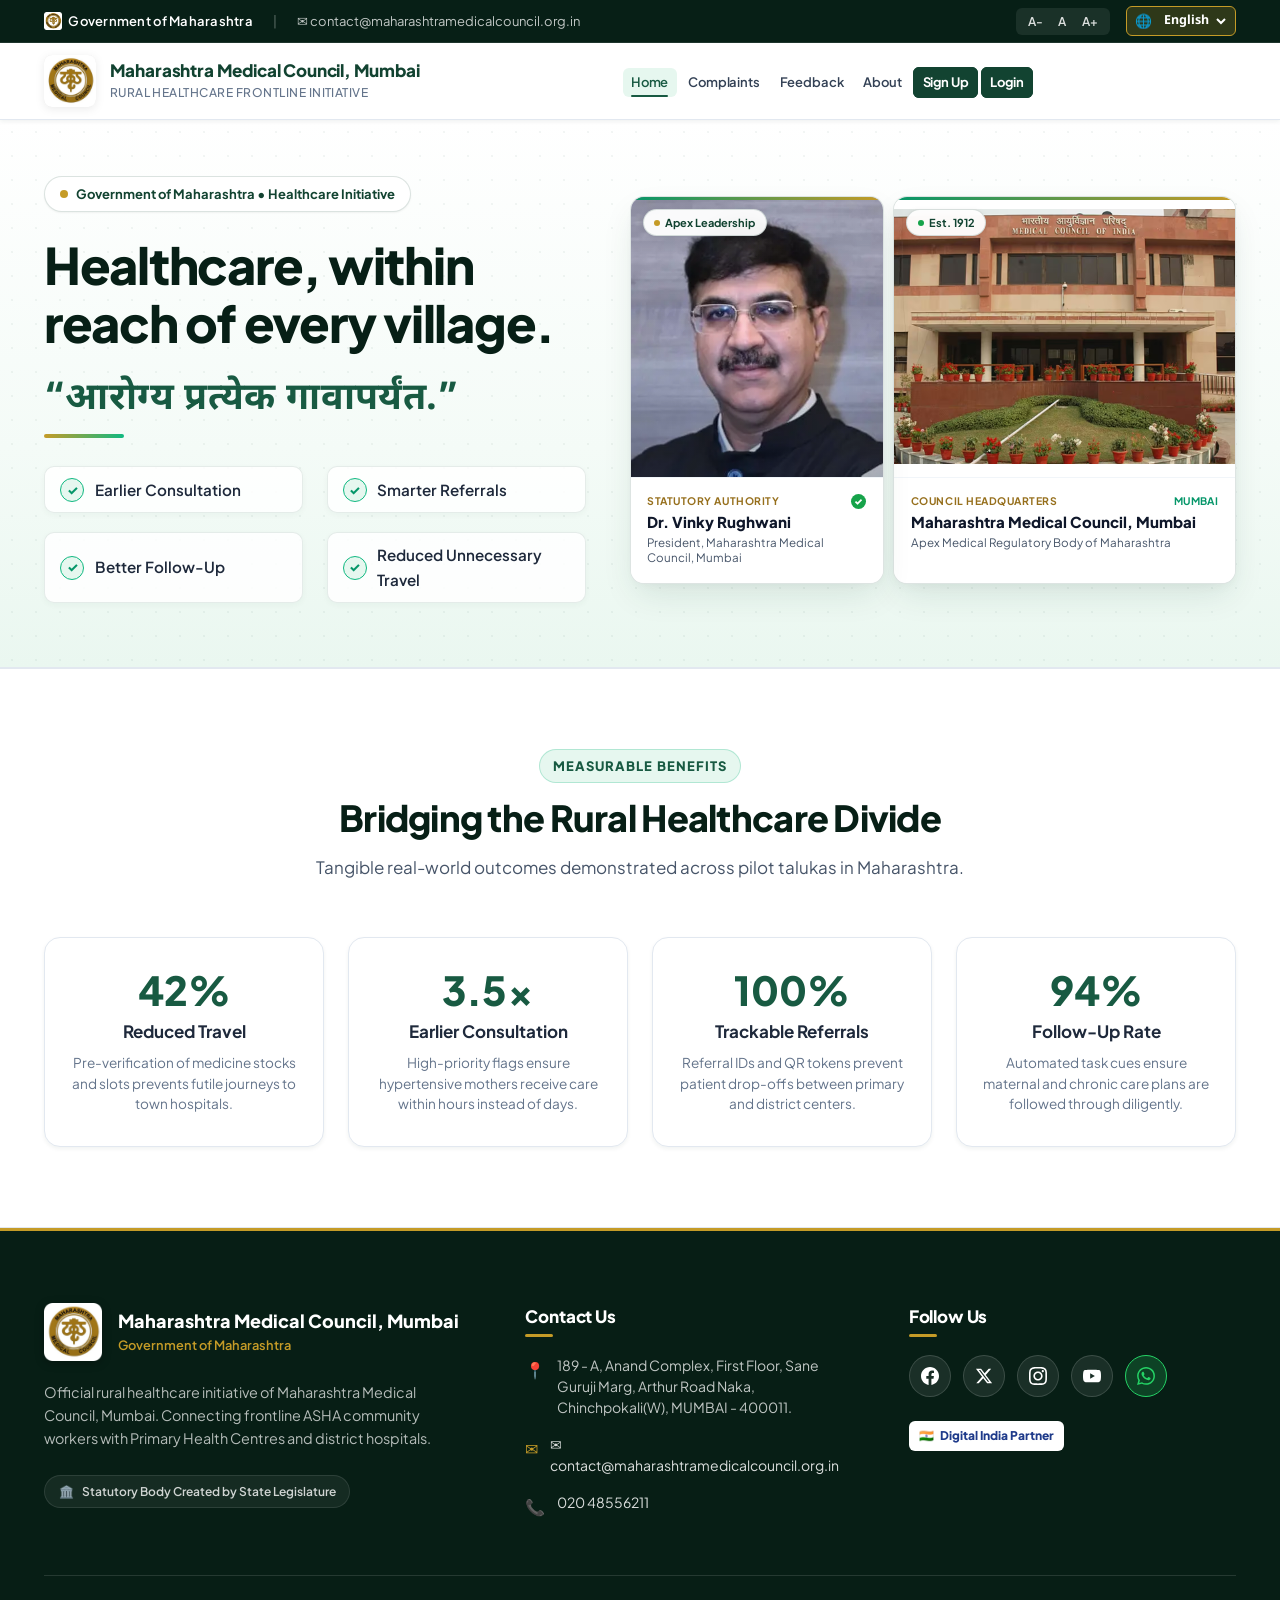
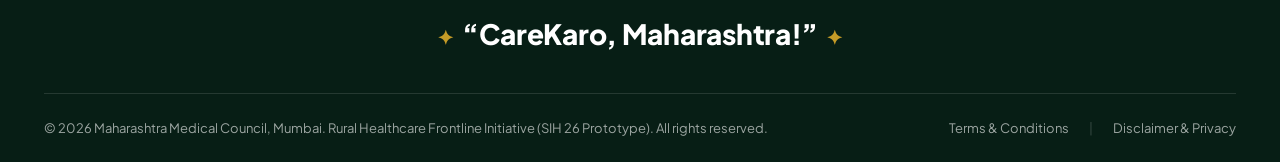
<file: index.html>
<!doctype html>
<html lang="en">
  <head>
    <meta charset="UTF-8" />
    <meta name="viewport" content="width=device-width, initial-scale=1.0" />
    <title data-i18n="page_title.home">Maharashtra Medical Council, Mumbai — Rural Healthcare Frontline Initiative</title>
    <meta
      name="description"
      content="Official rural healthcare website prototype of Maharashtra Medical Council, Mumbai, designed around frontline ASHA workers for earlier consultations, smarter referrals, and community care." />

    <!-- Google Fonts: Plus Jakarta Sans, Inter, & Noto Sans Devanagari (Marathi) -->
    <link rel="preconnect" href="https://fonts.googleapis.com" />
    <link rel="preconnect" href="https://fonts.gstatic.com" crossorigin />
    <link
      href="https://fonts.googleapis.com/css2?family=Inter:wght@400;500;600;700&family=Noto+Sans+Devanagari:wght@400;600;700;800&family=Plus+Jakarta+Sans:wght@500;600;700;800&display=swap"
      rel="stylesheet" />

    <!-- Stylesheet -->
    <link rel="stylesheet" href="css/styles.css" />
    <link rel="icon" type="image/png" href="assets/mmc_logo.png" />
  </head>
  <body>
    <!-- ========================================================================
       Top Utility Government Bar
       ======================================================================== -->
    <div class="gov-topbar">
      <div class="container gov-topbar-content">
        <div class="gov-topbar-left">
          <span class="gov-badge">
            <img
              src="assets/mmc_logo.png"
              alt="Govt Emblem"
              class="gov-emblem-small" />
            <span data-i18n="gov.title">Government of Maharashtra</span>
          </span>
          <span style="opacity: 0.4">|</span>
          <a href="mailto:contact@maharashtramedicalcouncil.org.in" class="gov-contact-item" data-i18n="common.contact_email">
            ✉ contact@maharashtramedicalcouncil.org.in
          </a>
        </div>
        <div class="gov-topbar-right">
          <div class="accessibility-controls" title="Adjust Text Size" data-i18n-title="gov.font_adjust">
            <button
              id="fontDecBtn"
              class="font-resize-btn"
              aria-label="Decrease Font Size">
              A-
            </button>
            <button
              id="fontResetBtn"
              class="font-resize-btn"
              aria-label="Reset Font Size">
              A
            </button>
            <button
              id="fontIncBtn"
              class="font-resize-btn"
              aria-label="Increase Font Size">
              A+
            </button>
          </div>
          <div class="lang-select-wrapper">
            <span class="lang-globe-icon" aria-hidden="true">🌐</span>
            <select
              id="langSelect"
              class="lang-select"
              aria-label="Select Language">
              <option value="en">English</option>
              <option value="hi">हिंदी</option>
              <option value="mr">मराठी</option>
            </select>
          </div>
        </div>
      </div>
    </div>

    <!-- ========================================================================
       Official Main Navbar
       ======================================================================== -->
    <header class="site-navbar">
      <div class="container navbar-container">
        <a href="index.html" class="brand-link" id="navBrandLink">
          <img
            src="assets/mmc_logo.png"
            alt="Maharashtra Medical Council Logo"
            class="brand-logo-img" />
          <div class="brand-text">
            <span class="brand-title" data-i18n="brand.title">Maharashtra Medical Council, Mumbai</span>
            <span class="brand-subtitle" data-i18n="brand.subtitle"
              >Rural Healthcare Frontline Initiative</span
            >
          </div>
        </a>

        <nav class="desktop-nav">
          <ul class="nav-menu">
            <li>
              <a href="index.html" class="nav-link active" data-i18n="nav.home">Home</a>
            </li>
            <li>
              <a href="complaints.html" class="nav-link" data-i18n="nav.complaints">Complaints</a>
            </li>
            <li>
              <a href="feedback.html" class="nav-link" data-i18n="nav.feedback">Feedback</a>
            </li>
            <li>
              <a href="about.html" class="nav-link" data-i18n="nav.about">About</a>
            </li>
            <li>
              <a href="login.html?tab=signup" class="nav-link" data-i18n="nav.signup">Sign Up</a>
            </li>
            <li>
              <a href="login.html?tab=login" class="nav-link" data-i18n="nav.login">Login</a>
            </li>
          </ul>
        </nav>

        <div style="display: flex; align-items: center; gap: 0.75rem">
          <button
            id="mobileNavToggle"
            class="mobile-nav-toggle"
            aria-label="Open Navigation Menu">
            <svg
              width="24"
              height="24"
              viewBox="0 0 24 24"
              fill="none"
              stroke="currentColor"
              stroke-width="2"
              stroke-linecap="round"
              stroke-linejoin="round">
              <line x1="3" y1="12" x2="21" y2="12"></line>
              <line x1="3" y1="6" x2="21" y2="6"></line>
              <line x1="3" y1="18" x2="21" y2="18"></line>
            </svg>
          </button>
        </div>
      </div>
    </header>

    <!-- Mobile Drawer -->
    <div id="mobileNavDrawer" class="mobile-nav-drawer">
      <div class="drawer-header">
        <div style="display: flex; align-items: center; gap: 0.5rem">
          <img
            src="assets/mmc_logo.png"
            alt="Logo"
            style="width: 36px; height: 36px" />
          <span
            style="
              font-weight: 800;
              font-size: 0.85rem;
              color: var(--color-primary-dark);
            "
            data-i18n="drawer.title"
            >MMC Mumbai</span
          >
        </div>
        <button
          id="drawerCloseBtn" data-i18n-aria="common.modal_close"
          style="font-size: 1.5rem; color: var(--color-slate-500)">
          &times;
        </button>
      </div>

      <div class="drawer-lang-section">
        <label for="drawerLangSelect" class="drawer-lang-label" data-i18n="gov.lang_select">Language / भाषा :</label>
        <div class="drawer-lang-wrapper">
          <span class="lang-globe-icon" aria-hidden="true">🌐</span>
          <select id="drawerLangSelect" class="drawer-lang-select" aria-label="Select Language">
            <option value="en">English</option>
            <option value="hi">हिंदी</option>
            <option value="mr">मराठी</option>
          </select>
        </div>
      </div>

      <ul class="drawer-links">
        <li>
          <a href="index.html" class="drawer-link active" data-i18n="nav.home">Home</a>
        </li>
        <li>
          <a href="complaints.html" class="drawer-link" data-i18n="nav.complaints">Complaints</a>
        </li>
        <li>
          <a href="feedback.html" class="drawer-link" data-i18n="nav.feedback">Feedback</a>
        </li>
        <li>
          <a href="about.html" class="drawer-link" data-i18n="nav.about">About</a>
        </li>
        <li>
          <a href="login.html?tab=signin" class="drawer-link" data-i18n="nav.signin">Sign In</a>
        </li>
        <li>
          <a href="login.html?tab=signup" class="drawer-link" data-i18n="nav.signup">Sign Up</a>
        </li>
        <li>
          <a href="login.html?tab=login" class="drawer-link" data-i18n="nav.login">Login</a>
        </li>
      </ul>
      <div
        style="
          margin-top: auto;
          padding-top: 1.5rem;
          border-top: 1px solid var(--color-slate-200);
        ">
        <p
          style="
            font-size: 0.75rem;
            color: var(--color-slate-500);
            text-align: center;
          "
          data-i18n="drawer.tagline">
          Government of Maharashtra<br />Smart India Hackathon Prototype
        </p>
      </div>
    </div>

    <main>
      <!-- ======================================================================
         Section 5 & 6: Hero Section
         ====================================================================== -->
      <section id="hero" class="hero-section">
        <div class="hero-bg-pattern"></div>
        <div class="container hero-container">
          <div class="hero-content">
            <div class="hero-initiative-badge">
              <span class="badge-gold-dot"></span>
              <span data-i18n="home.badge">Maharashtra Medical Council, Mumbai • Rural Healthcare</span>
            </div>

            <h1 class="hero-headline" data-i18n="home.hero_title">
              Healthcare, within reach of every village.
            </h1>

            <!-- Prominent Marathi Slogan -->
            <div class="hero-marathi-slogan" data-i18n="home.hero_slogan">“आरोग्य प्रत्येक गावापर्यंत.”</div>

            <!-- 4 Core Supporting Points -->
            <div class="hero-points-grid">
              <div class="hero-point-item">
                <span class="point-check-icon">✓</span>
                <span data-i18n="home.point_earlier_consult">Earlier Consultation</span>
              </div>
              <div class="hero-point-item">
                <span class="point-check-icon">✓</span>
                <span data-i18n="home.point_smarter_referrals">Smarter Referrals</span>
              </div>
              <div class="hero-point-item">
                <span class="point-check-icon">✓</span>
                <span data-i18n="home.point_better_followup">Better Follow-Up</span>
              </div>
              <div class="hero-point-item">
                <span class="point-check-icon">✓</span>
                <span data-i18n="home.point_reduced_travel">Reduced Unnecessary Travel</span>
              </div>
            </div>
          </div>

          <div class="hero-visual-wrapper">
            <div class="hero-split-composition">
              <!-- Split Panel 1: Main Large Image — Person Photograph -->
              <div class="split-panel panel-main-person">
                <div class="panel-card">
                  <div class="panel-media-wrap">
                    <img
                      src="assets/mmc_president.png"
                      alt="Dr. Vinky Rughwani, President, Maharashtra Medical Council"
                      class="photo-person" />
                    <div class="panel-subtle-scrim"></div>
                    <div class="panel-status-tag">
                      <span class="status-dot-gold"></span>
                      <span data-i18n="home.apex_leadership">Apex Leadership</span>
                    </div>
                  </div>
                  <div class="panel-caption">
                    <div class="caption-kicker">
                      <span class="kicker-authority" data-i18n="home.statutory_authority">Statutory Authority</span>
                      <span
                        class="caption-verified-badge"
                        title="Statutory Body Verified"
                        >✓</span
                      >
                    </div>
                    <h3 class="caption-title" data-i18n="home.leader_name">Dr. Vinky Rughwani</h3>
                    <p class="caption-subtitle" data-i18n="home.leader_role">
                      President, Maharashtra Medical Council, Mumbai
                    </p>
                  </div>
                </div>
              </div>

              <!-- Split Panel 2: Secondary Image — Council Building Photograph -->
              <div class="split-panel panel-secondary-building">
                <div class="panel-card">
                  <div class="panel-media-wrap">
                    <img
                      src="assets/mmc_building.jpg"
                      alt="Maharashtra Medical Council Headquarters Building"
                      class="photo-building" />
                    <div class="panel-subtle-scrim"></div>
                    <div class="panel-status-tag">
                      <span class="status-dot-green"></span>
                      <span data-i18n="home.est_1912">Est. 1912</span>
                    </div>
                  </div>
                  <div class="panel-caption">
                    <div class="caption-kicker">
                      <span class="kicker-authority" data-i18n="home.council_hq">Council Headquarters</span>
                      <span class="kicker-location" data-i18n="home.mumbai">Mumbai</span>
                    </div>
                    <h3 class="caption-title" data-i18n="brand.title">Maharashtra Medical Council</h3>
                    <p class="caption-subtitle" data-i18n="home.apex_body">
                      Apex Medical Regulatory Body of Maharashtra
                    </p>
                  </div>
                </div>
              </div>
            </div>
          </div>
        </div>
      </section>

      <!-- ======================================================================
         Section 16: Impact & Measurable Outcomes
         ====================================================================== -->
      <section id="impact" class="section section-alt">
        <div class="container">
          <div class="section-header">
            <span class="section-tag" data-i18n="home.impact_tag">Measurable Benefits</span>
            <h2 class="section-title" data-i18n="home.impact_title">Bridging the Rural Healthcare Divide</h2>
            <p class="section-subtitle" data-i18n="home.impact_subtitle">
              Tangible real-world outcomes demonstrated across pilot talukas in
              Maharashtra.
            </p>
          </div>

          <div class="impact-grid">
            <div class="impact-card">
              <div class="impact-stat">42%</div>
              <h3 class="impact-title" data-i18n="home.impact_c1_title">Reduced Travel</h3>
              <p class="impact-desc" data-i18n="home.impact_c1_desc">
                Pre-verification of medicine stocks and slots prevents futile
                journeys to town hospitals.
              </p>
            </div>

            <div class="impact-card">
              <div class="impact-stat">3.5x</div>
              <h3 class="impact-title" data-i18n="home.impact_c2_title">Earlier Consultation</h3>
              <p class="impact-desc" data-i18n="home.impact_c2_desc">
                High-priority flags ensure hypertensive mothers receive care
                within hours instead of days.
              </p>
            </div>

            <div class="impact-card">
              <div class="impact-stat">100%</div>
              <h3 class="impact-title" data-i18n="home.impact_c3_title">Trackable Referrals</h3>
              <p class="impact-desc" data-i18n="home.impact_c3_desc">
                Referral IDs and QR tokens prevent patient drop-offs between
                primary and district centers.
              </p>
            </div>

            <div class="impact-card">
              <div class="impact-stat">94%</div>
              <h3 class="impact-title" data-i18n="home.impact_c4_title">Follow-Up Rate</h3>
              <p class="impact-desc" data-i18n="home.impact_c4_desc">
                Automated task cues ensure maternal and chronic care plans are
                followed through diligently.
              </p>
            </div>
          </div>
        </div>
      </section>

      <!-- ======================================================================
         Section 17 & 18: Official Institutional About Section
         ====================================================================== -->
      <section id="about" class="section about-section" hidden>
        <div class="container">
          <div class="about-grid">
            <!-- Building & Leadership Visuals -->
            <div class="about-visual-stack">
              <img
                src="assets/mmc_building.jpg"
                alt="Maharashtra Medical Council / Medical Council Building"
                class="about-building-img" />

              <!-- Leadership Badge -->
              <div class="about-leadership-badge">
                <img
                  src="assets/mmc_president.png"
                  alt="President, Maharashtra Medical Council"
                  class="president-thumbnail" />
                <div>
                  <h4 class="leader-title" data-i18n="home.leader_name">Dr. Vinky Rughwani</h4>
                  <p class="leader-role" data-i18n="home.leader_role">
                    President, Maharashtra Medical Council
                  </p>
                </div>
              </div>
            </div>

            <!-- Official Historical Content (Exact text from prompt) -->
            <div class="about-history-content" hidden>
              <span class="section-tag" data-i18n="hist.statutory_authority">Statutory Regulatory Authority</span>
              <h2 class="section-title" style="margin-bottom: 1.25rem" data-i18n="brand.title">
                Maharashtra Medical Council, Mumbai
              </h2>

              <p class="about-history-text" data-i18n="hist.body_text">
                Maharashtra Medical Council is the oldest body and successor
                body of the old Bombay Medical Council, which was established in
                September,1912 and was in existence till bifurcation of old
                Bombay State. The first meeting of the Bombay Medical Council
                was held on 24th September, 1912 under the President ship of Mr.
                H. W. Stevenson. In his speech Mr. H. W. Stevenson said that,
                there is a vast difference between liberty and license. He
                further said that, registration of medical man stamps him with
                the approval of the Government of the Country and it is accepted
                as a guarantee of his professional integrity.
              </p>

              <!-- 3 Principles of Medical Ethics -->
              <div class="ethics-principles-box" hidden>
                <div hidden style="font-weight: 800; text-transform: uppercase; font-size: 0.75rem; color: var(--color-gold-dark); margin-bottom: 0.25rem;" data-i18n="hist.ethics_title">Cornerstone of Medical Ethics (1912)</div>
                <span data-i18n="hist.ethics_desc">
                <span data-i18n="hist.ethics_desc">In the year 1929 the Bombay Municipal Corporation, in its
                meeting held on 27th October, 1929, unanimously passed a
                resolution that, private dispensaries, who dispense medicine
                after examination of patient and where there is no sale of
                medical drugs should be exempted of payment for Shop Act. In
                1917 Government of Bombay amended the Bombay Medical Council
                Act, 1912 and made the provision of reciprocal registration
                system between the two Councils.</span>
              </div>
            </div>
          </div>
        </div>
      </section>
    </main>

    <!-- ========================================================================
       Sections 22, 23, 24, 25: Official Footer
       (Inspired by MMC Website: 3 Areas, Tagline, No Quick Links, No Login)
       ======================================================================== -->
    <footer class="site-footer">
      <div class="container">
        <div class="footer-top-grid">
          <!-- FOOTER AREA 1 — ORGANIZATION -->
          <div class="footer-org-col">
            <div class="footer-brand-wrap">
              <img
                src="assets/mmc_logo.png"
                alt="Maharashtra Medical Council Official Logo"
                class="footer-logo-img" />
              <div class="footer-brand-text">
                <h3 data-i18n="brand.title">Maharashtra Medical Council, Mumbai</h3>
                <p data-i18n="footer.gov_maha">Government of Maharashtra</p>
              </div>
            </div>
            <p class="footer-org-desc" data-i18n="footer.desc">
              Working towards accessible, connected and better healthcare for
              communities across Maharashtra.
            </p>
            <div class="gov-badge-seal">
              <span>🏛️</span>
              <span data-i18n="footer.statutory_body">Statutory Body Created by State Legislature</span>
            </div>
          </div>

          <!-- FOOTER AREA 2 — CONTACT -->
          <div class="footer-contact-col">
            <h4 class="footer-col-title" data-i18n="footer.contact_us">Contact Us</h4>
            <ul class="footer-contact-list">
              <li class="footer-contact-item">
                <span class="footer-contact-icon">📍</span>
                <span data-i18n="common.office_address">189 - A, Anand Complex, First Floor, Sane Guruji Marg, Arthur Road Naka, Chinchpokali(W), MUMBAI - 400011.</span>
              </li>
              <li class="footer-contact-item">
                <span class="footer-contact-icon">✉</span>
                <a href="mailto:contact@maharashtramedicalcouncil.org.in" class="footer-contact-link" data-i18n="common.contact_email">contact@maharashtramedicalcouncil.org.in</a>
              </li>
              <li class="footer-contact-item">
                <span class="footer-contact-icon">📞</span>
                <a href="tel:02048556211" class="footer-contact-link" data-i18n="common.phone">020 48556211</a>
              </li>
            </ul>
          </div>

          <!-- FOOTER AREA 3 — FOLLOW US -->
          <div class="footer-follow-col">
            <h4 class="footer-col-title" data-i18n="footer.follow_us">Follow Us</h4>
            <div class="footer-social-grid">
              <!-- Facebook -->
              <a
                href="https://www.facebook.com/people/Maharashtra-Medical-Council/61576475698311/"
                target="_blank"
                rel="noopener noreferrer"
                class="social-circle-btn"
                aria-label="Facebook">
                <svg
                  width="18"
                  height="18"
                  fill="currentColor"
                  viewBox="0 0 24 24">
                  <path
                    d="M24 12.073c0-6.627-5.373-12-12-12s-12 5.373-12 12c0 5.99 4.388 10.954 10.125 11.854v-8.385H7.078v-3.47h3.047V9.43c0-3.007 1.792-4.669 4.533-4.669 1.312 0 2.686.235 2.686.235v2.953H15.83c-1.491 0-1.956.925-1.956 1.874v2.25h3.328l-.532 3.47h-2.796v8.385C19.612 23.027 24 18.062 24 12.073z" />
                </svg>
              </a>
              <!-- Twitter / X -->
              <a
                href="https://x.com/MMC_Maharashtra"
                target="_blank"
                rel="noopener noreferrer"
                class="social-circle-btn"
                aria-label="Twitter X">
                <svg
                  width="18"
                  height="18"
                  fill="currentColor"
                  viewBox="0 0 24 24">
                  <path
                    d="M18.244 2.25h3.308l-7.227 8.26 8.502 11.24H16.17l-5.214-6.817L4.99 21.75H1.68l7.73-8.835L1.254 2.25H8.08l4.713 6.231zm-1.161 17.52h1.833L7.084 4.126H5.117z" />
                </svg>
              </a>
              <!-- Instagram -->
              <a
                href="https://www.instagram.com/maharashtramedicalcouncil"
                target="_blank"
                rel="noopener noreferrer"
                class="social-circle-btn"
                aria-label="Instagram">
                <svg
                  width="18"
                  height="18"
                  fill="currentColor"
                  viewBox="0 0 24 24">
                  <path
                    d="M12 2.163c3.204 0 3.584.012 4.85.07 3.252.148 4.771 1.691 4.919 4.919.058 1.265.069 1.645.069 4.849 0 3.205-.012 3.584-.069 4.849-.149 3.225-1.664 4.771-4.919 4.919-1.266.058-1.644.07-4.85.07-3.204 0-3.584-.012-4.849-.07-3.26-.149-4.771-1.699-4.919-4.92-.058-1.265-.07-1.644-.07-4.849 0-3.204.013-3.583.07-4.849.149-3.227 1.664-4.771 4.919-4.919 1.266-.057 1.645-.069 4.849-.069zm0-2.163c-3.259 0-3.667.014-4.947.072-4.358.2-6.78 2.618-6.98 6.98-.059 1.281-.073 1.689-.073 4.948 0 3.259.014 3.668.072 4.948.2 4.358 2.618 6.78 6.98 6.98 1.281.058 1.689.072 4.948.072 3.259 0 3.668-.014 4.948-.072 4.354-.2 6.782-2.618 6.979-6.98.059-1.28.073-1.689.073-4.948 0-3.259-.014-3.667-.072-4.947-.196-4.354-2.617-6.78-6.979-6.98-1.281-.059-1.69-.073-4.949-.073zm0 5.838c-3.403 0-6.162 2.759-6.162 6.162s2.759 6.163 6.162 6.163 6.162-2.759 6.162-6.163c0-3.403-2.759-6.162-6.162-6.162zm0 10.162c-2.209 0-4-1.79-4-4 0-2.209 1.791-4 4-4s4 1.791 4 4c0 2.21-1.791 4-4 4zm6.406-11.845c-.796 0-1.441.645-1.441 1.44s.645 1.44 1.441 1.44c.795 0 1.439-.645 1.439-1.44s-.644-1.44-1.439-1.44z" />
                </svg>
              </a>
              <!-- YouTube -->
              <a
                href="http://www.youtube.com/@MaharashtraMedicalCouncil_MMC"
                target="_blank"
                rel="noopener noreferrer"
                class="social-circle-btn"
                aria-label="YouTube">
                <svg
                  width="18"
                  height="18"
                  fill="currentColor"
                  viewBox="0 0 24 24">
                  <path
                    d="M23.498 6.186a3.016 3.016 0 0 0-2.122-2.136C19.505 3.545 12 3.545 12 3.545s-7.505 0-9.377.505A3.017 3.017 0 0 0 .502 6.186C0 8.07 0 12 0 12s0 3.93.502 5.814a3.016 3.016 0 0 0 2.122 2.136c1.871.505 9.376.505 9.376.505s7.505 0 9.377-.505a3.015 3.015 0 0 0 2.122-2.136C24 15.93 24 12 24 12s0-3.93-.502-5.814zM9.545 15.568V8.432L15.818 12l-6.273 3.568z" />
                </svg>
              </a>
              <!-- WhatsApp -->
              <a
                href="https://api.whatsapp.com/send/?phone=9152722353&text=Hi&type=phone_number&app_absent=0"
                target="_blank"
                rel="noopener noreferrer"
                class="social-circle-btn"
                aria-label="WhatsApp"
                style="
                  background: rgba(37, 211, 102, 0.2);
                  border-color: #25d366;
                ">
                <svg width="18" height="18" fill="#25d366" viewBox="0 0 24 24">
                  <path
                    d="M.057 24l1.687-6.163c-1.041-1.804-1.588-3.849-1.587-5.946.003-6.556 5.338-11.891 11.893-11.891 3.181.001 6.167 1.24 8.413 3.488 2.245 2.248 3.481 5.236 3.48 8.414-.003 6.557-5.338 11.892-11.893 11.892-1.99-.001-3.951-.5-5.688-1.448l-6.305 1.654zm6.597-3.807c1.676.995 3.276 1.591 5.392 1.592 5.448 0 9.886-4.434 9.889-9.885.002-5.462-4.415-9.89-9.881-9.892-5.452 0-9.887 4.434-9.889 9.884-.001 2.225.651 3.891 1.746 5.634l-.999 3.648 3.742-.981zm11.387-5.464c-.074-.124-.272-.198-.57-.347-.297-.149-1.758-.868-2.031-.967-.272-.099-.47-.149-.669.149-.198.297-.768.967-.941 1.165-.173.198-.347.223-.644.074-.297-.149-1.255-.462-2.39-1.475-.883-.788-1.48-1.761-1.653-2.059-.173-.297-.018-.458.13-.606.134-.133.297-.347.446-.521.151-.172.2-.296.3-.495.099-.198.05-.372-.025-.521-.075-.148-.669-1.611-.916-2.206-.242-.579-.487-.501-.669-.51l-.57-.01c-.198 0-.52.074-.792.372s-1.04 1.016-1.04 2.479 1.065 2.876 1.213 3.074c.149.198 2.095 3.2 5.076 4.487.709.306 1.263.489 1.694.626.712.226 1.36.194 1.872.118.571-.085 1.758-.719 2.006-1.413.248-.695.248-1.29.173-1.414z" />
                </svg>
              </a>
            </div>

            <div class="official-stamp-row">
              <span class="gov-digital-india">
                <span>🇮🇳</span> <span data-i18n="common.digital_india">Digital India Partner</span>
              </span>
            </div>
          </div>
        </div>

        <!-- SECTION 23: PROMINENT FOOTER TAGLINE -->
        <div class="footer-tagline-strip">
          <h2 class="footer-tagline-text" data-i18n="footer.tagline">“CareKaro, Maharashtra!”</h2>
        </div>

        <!-- SECTION 24: FOOTER BOTTOM BAR (No Login, No Quick Links) -->
        <div class="footer-bottom-bar">
          <div data-i18n="footer.copyright">
            © 2026 Maharashtra Medical Council, Mumbai. All Rights Reserved.
          </div>
          <div class="footer-bottom-links">
            <a href="about.html" target="_blank" class="footer-bottom-link" data-i18n="footer.terms"
              >Terms & Conditions</a
            >
            <span style="opacity: 0.3">|</span>
            <a href="about.html" target="_blank" class="footer-bottom-link" data-i18n="footer.privacy"
              >Disclaimer & Privacy</a
            >
          </div>
        </div>
      </div>
    </footer>

    <!-- JavaScript -->
    <script src="js/translations.js"></script>
    <script src="js/app.js"></script>
  </body>
</html>
</file>
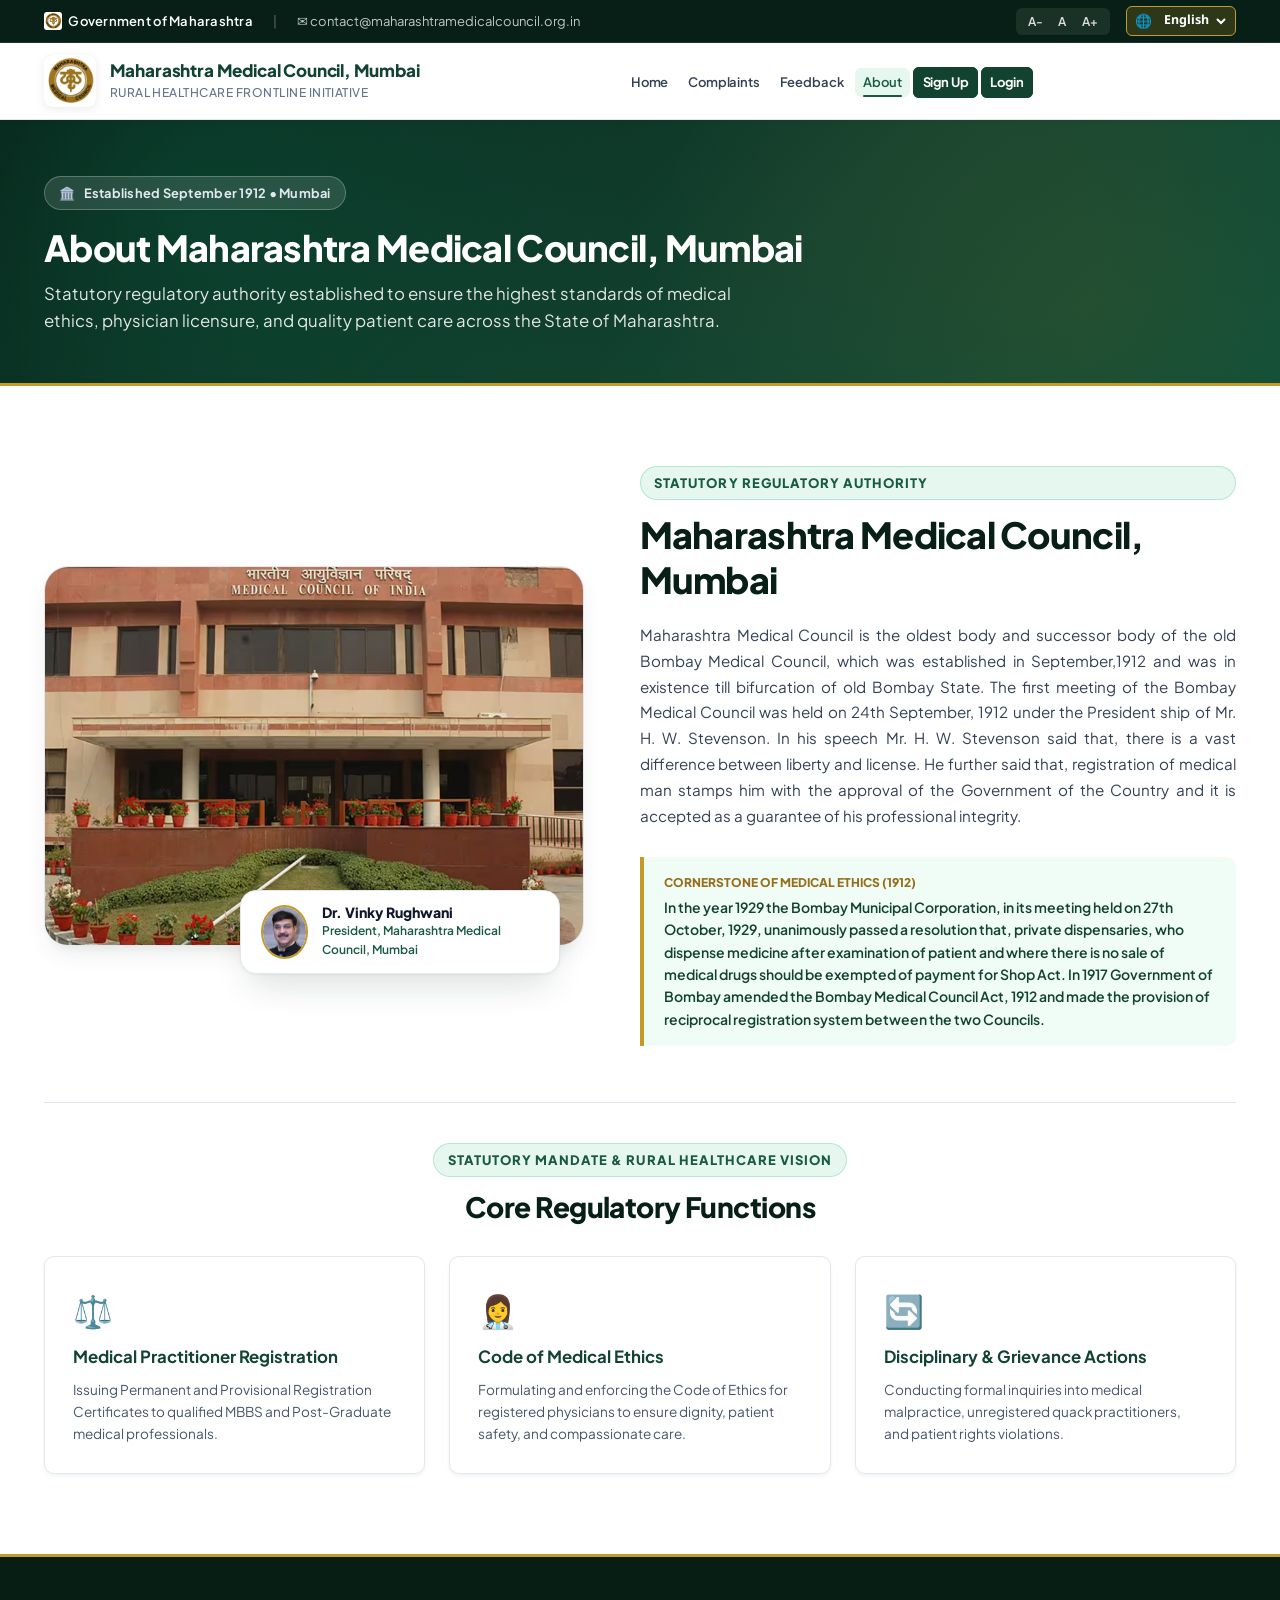
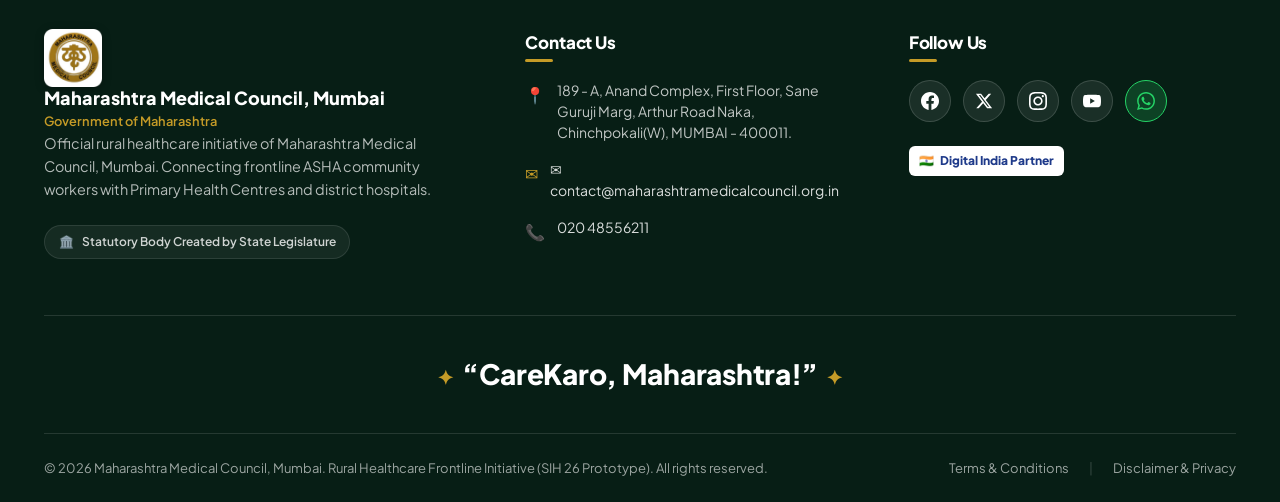
<file: about.html>
<!doctype html>
<html lang="en">
  <head>
    <meta charset="UTF-8" />
    <meta name="viewport" content="width=device-width, initial-scale=1.0" />
    <title data-i18n="page_title.about">About Us — Maharashtra Medical Council, Mumbai</title>
    <meta
      name="description"
      content="Learn about the Maharashtra Medical Council, Mumbai. Apex statutory regulatory authority for medical practitioners, established in 1912." />

    <!-- Google Fonts -->
    <link rel="preconnect" href="https://fonts.googleapis.com" />
    <link rel="preconnect" href="https://fonts.gstatic.com" crossorigin />
    <link
      href="https://fonts.googleapis.com/css2?family=Inter:wght@400;500;600;700&family=Noto+Sans+Devanagari:wght@400;600;700;800&family=Plus+Jakarta+Sans:wght@500;600;700;800&display=swap"
      rel="stylesheet" />

    <!-- Stylesheet -->
    <link rel="stylesheet" href="css/styles.css" />
    <link rel="icon" type="image/png" href="assets/mmc_logo.png" />
  </head>
  <body>
    <!-- Top Utility Government Bar -->
    <div class="gov-topbar">
      <div class="container gov-topbar-content">
        <div class="gov-topbar-left">
          <span class="gov-badge">
            <img
              src="assets/mmc_logo.png"
              alt="Govt Emblem"
              class="gov-emblem-small" />
            <span data-i18n="gov.title">Government of Maharashtra</span>
          </span>
          <span style="opacity: 0.4">|</span>
          <a
            href="mailto:contact@maharashtramedicalcouncil.org.in"
            class="gov-contact-item">
            ✉ contact@maharashtramedicalcouncil.org.in
          </a>
        </div>
        <div class="gov-topbar-right">
          <div class="accessibility-controls" title="Adjust Text Size" data-i18n-title="gov.font_adjust">
            <button
              id="fontDecBtn"
              class="font-resize-btn"
              aria-label="Decrease Font Size">
              A-
            </button>
            <button
              id="fontResetBtn"
              class="font-resize-btn"
              aria-label="Reset Font Size">
              A
            </button>
            <button
              id="fontIncBtn"
              class="font-resize-btn"
              aria-label="Increase Font Size">
              A+
            </button>
          </div>
          <div class="lang-select-wrapper">
            <span class="lang-globe-icon" aria-hidden="true">🌐</span>
            <select
              id="langSelect"
              class="lang-select"
              aria-label="Select Language">
              <option value="en">English</option>
              <option value="hi">हिंदी</option>
              <option value="mr">मराठी</option>
            </select>
          </div>
          <div id="userSessionPill" class="gov-user-pill" style="display: none">
            <span id="userSessionRoleIcon">👩‍⚕️</span>
            <span id="userSessionName"><span data-i18n="common.default_user">User</span></span>
          </div>
          <button
            id="logoutBtn"
            class="gov-logout-btn"
            title="Sign out of prototype">
            <span>🚪</span> <span data-i18n="gov.logout">Logout</span>
          </button>
        </div>
      </div>
    </div>

    <!-- Official Main Navbar -->
    <header class="site-navbar">
      <div class="container navbar-container">
        <a href="index.html" class="brand-link" id="navBrandLink">
          <img
            src="assets/mmc_logo.png"
            alt="Maharashtra Medical Council Logo"
            class="brand-logo-img" />
          <div class="brand-text">
            <span class="brand-title" data-i18n="brand.title">Maharashtra Medical Council, Mumbai</span>
            <span class="brand-subtitle" data-i18n="brand.subtitle"
              >Rural Healthcare Frontline Initiative</span
            >
          </div>
        </a>

        <nav class="desktop-nav">
          <ul class="nav-menu">
            <li>
              <a href="index.html" class="nav-link" data-i18n="nav.home">Home</a>
            </li>
            <li>
              <a href="complaints.html" class="nav-link" data-i18n="nav.complaints">Complaints</a>
            </li>
            <li>
              <a href="feedback.html" class="nav-link" data-i18n="nav.feedback">Feedback</a>
            </li>
            <li>
              <a href="about.html" class="nav-link active" data-i18n="nav.about">About</a>
            </li>
            <li>
              <a href="login.html?tab=signup" class="nav-link" data-i18n="nav.signup">Sign Up</a>
            </li>
            <li>
              <a href="login.html?tab=login" class="nav-link" data-i18n="nav.login">Login</a>
            </li>
          </ul>
        </nav>

        <div style="display: flex; align-items: center; gap: 0.75rem">
          <button
            id="mobileNavToggle"
            class="mobile-nav-toggle"
            aria-label="Open Navigation Menu">
            <svg
              width="24"
              height="24"
              viewBox="0 0 24 24"
              fill="none"
              stroke="currentColor"
              stroke-width="2"
              stroke-linecap="round"
              stroke-linejoin="round">
              <line x1="3" y1="12" x2="21" y2="12"></line>
              <line x1="3" y1="6" x2="21" y2="6"></line>
              <line x1="3" y1="18" x2="21" y2="18"></line>
            </svg>
          </button>
        </div>
      </div>
    </header>

    <!-- Mobile Drawer -->
    <div id="mobileNavDrawer" class="mobile-nav-drawer">
      <div class="drawer-header">
        <div style="display: flex; align-items: center; gap: 0.5rem">
          <img
            src="assets/mmc_logo.png"
            alt="Logo"
            style="width: 36px; height: 36px" />
          <span
            style="
              font-weight: 800;
              font-size: 0.85rem;
              color: var(--color-primary-dark);
            "
            data-i18n="drawer.title"
            >MMC Mumbai</span
          >
        </div>
        <button
          id="drawerCloseBtn"
          style="font-size: 1.5rem; color: var(--color-slate-500)">
          &times;
        </button>
      </div>

      <div class="drawer-lang-section">
        <label for="drawerLangSelect" class="drawer-lang-label" data-i18n="gov.lang_select">Language / भाषा :</label>
        <div class="drawer-lang-wrapper">
          <span class="lang-globe-icon" aria-hidden="true">🌐</span>
          <select id="drawerLangSelect" class="drawer-lang-select" aria-label="Select Language">
            <option value="en">English</option>
            <option value="hi">हिंदी</option>
            <option value="mr">मराठी</option>
          </select>
        </div>
      </div>

      <ul class="drawer-links">
        <li>
          <a href="index.html" class="drawer-link" data-i18n="nav.home">Home</a>
        </li>
        <li>
          <a href="complaints.html" class="drawer-link" data-i18n="nav.complaints">Complaints</a>
        </li>
        <li>
          <a href="feedback.html" class="drawer-link" data-i18n="nav.feedback">Feedback</a>
        </li>
        <li>
          <a href="about.html" class="drawer-link active" data-i18n="nav.about">About</a>
        </li>
        <li>
          <a href="login.html?tab=signin" class="drawer-link" data-i18n="nav.signin">Sign In</a>
        </li>
        <li>
          <a href="login.html?tab=signup" class="drawer-link" data-i18n="nav.signup">Sign Up</a>
        </li>
        <li>
          <a href="login.html?tab=login" class="drawer-link" data-i18n="nav.login">Login</a>
        </li>
        <li id="drawerLogoutWrap" style="display: none">
          <a
            href="#"
            id="drawerLogoutBtn"
            class="drawer-link drawer-logout-link">
            <span>🚪</span> <span data-i18n="gov.logout">Sign Out</span>
          </a>
        </li>
      </ul>
      <div
        style="
          margin-top: auto;
          padding-top: 1.5rem;
          border-top: 1px solid var(--color-slate-200);
        ">
        <p
          style="
            font-size: 0.75rem;
            color: var(--color-slate-500);
            text-align: center;
          "
          data-i18n="drawer.tagline">
          Government of Maharashtra<br />Smart India Hackathon Prototype
        </p>
      </div>
    </div>

    <main>
      <!-- Page Hero Banner -->
      <section class="page-hero-banner">
        <div class="container">
          <div class="page-hero-content">
            <div class="page-hero-badge">
              <span>🏛️</span> <span data-i18n="about.hero_badge">Established September 1912 • Mumbai</span>
            </div>
            <h1 class="page-hero-title" data-i18n="about.hero_title">
              About Maharashtra Medical Council, Mumbai
            </h1>
            <p class="page-hero-subtitle" data-i18n="about.hero_subtitle">
              The apex statutory body governing medical practice, ethics, and
              professional standards across Maharashtra. Driving the frontline
              transformation of rural healthcare.
            </p>
          </div>
        </div>
      </section>

      <!-- Notification Toast Container -->
      <div id="toastNotification" class="toast-notification" role="alert">
        <span id="toastIcon">🔔</span>
        <span id="toastMessage" class="toast-text" data-i18n="common.notification_title">Notification</span>
      </div>

      <!-- Official Institutional History & Leadership -->
      <section id="about" class="section about-section">
        <div class="container">
          <div class="about-grid">
            <!-- Building & Leadership Visuals -->
            <div class="about-visual-stack">
              <img
                src="assets/mmc_building.jpg"
                alt="Maharashtra Medical Council Headquarters Building"
                class="about-building-img" />

              <!-- Leadership Badge -->
              <div class="about-leadership-badge">
                <img
                  src="assets/mmc_president.png"
                  alt="Dr. Vinky Rughwani, President, Maharashtra Medical Council"
                  class="president-thumbnail" />
                <div>
                  <h4 class="leader-title" data-i18n="home.leader_name">Dr. Vinky Rughwani</h4>
                  <p class="leader-role" data-i18n="home.leader_role">
                    President, Maharashtra Medical Council
                  </p>
                </div>
              </div>
            </div>

            <!-- Official Historical Content -->
            <div class="about-history-content">
              <span class="section-tag" data-i18n="hist.statutory_authority">Statutory Regulatory Authority</span>
              <h2 class="section-title" style="margin-bottom: 1.25rem" data-i18n="brand.title">
                Maharashtra Medical Council, Mumbai
              </h2>

              <p class="about-history-text" data-i18n="hist.body_text">
                Maharashtra Medical Council is the oldest body and successor
                body of the old Bombay Medical Council, which was established in
                September, 1912 and was in existence till bifurcation of old
                Bombay State. The first meeting of the Bombay Medical Council
                was held on 24th September, 1912 under the President ship of Mr.
                H. W. Stevenson. In his speech Mr. H. W. Stevenson said that,
                there is a vast difference between liberty and license. He
                further said that, registration of medical man stamps him with
                the approval of the Government of the Country and it is accepted
                as a guarantee of his professional integrity.
              </p>

              <!-- 3 Principles of Medical Ethics -->
              <div class="ethics-principles-box">
                <div
                  style="
                    font-weight: 800;
                    text-transform: uppercase;
                    font-size: 0.75rem;
                    color: var(--color-gold-dark);
                    margin-bottom: 0.25rem;
                  " data-i18n="hist.ethics_title">
                  Cornerstone of Medical Ethics (1912)
                </div>
                <span data-i18n="hist.ethics_desc">
                In the year 1929 the Bombay Municipal Corporation, in its
                meeting held on 27th October, 1929, unanimously passed a
                resolution that, private dispensaries, who dispense medicine
                after examination of patient and where there is no sale of
                medical drugs should be exempted of payment for Shop Act. In
                1917 Government of Bombay amended the Bombay Medical Council
                Act, 1912 and made the provision of reciprocal registration
                system between the two Councils.</span>
              </div>
            </div>
          </div>

          <!-- Key Statutory Objectives Grid -->
          <div
            style="
              margin-top: 3.5rem;
              padding-top: 2.5rem;
              border-top: 1px solid var(--color-slate-200);
            ">
            <div class="section-header" style="margin-bottom: 2rem">
              <span class="section-tag" data-i18n="about.sec_mandate">Institutional Charter</span>
              <h2 class="section-title" style="font-size: 1.75rem" data-i18n="about.core_functions">
                Statutory Mandate & Rural Healthcare Vision
              </h2>
            </div>

            <div
              style="
                display: grid;
                grid-template-columns: repeat(auto-fit, minmax(280px, 1fr));
                gap: 1.5rem;
              ">
              <div
                style="
                  background: #ffffff;
                  padding: 1.75rem;
                  border-radius: var(--radius-md);
                  border: 1px solid var(--color-slate-200);
                  box-shadow: var(--shadow-sm);
                ">
                <div style="font-size: 2rem; margin-bottom: 0.5rem">⚖️</div>
                <h4
                  style="
                    font-size: 1.05rem;
                    font-weight: 700;
                    color: var(--color-primary-dark);
                    margin-bottom: 0.5rem;
                  "
                  data-i18n="about.func1_title">
                  Medical Ethics & Standards
                </h4>
                <p
                  style="
                    font-size: 0.85rem;
                    color: var(--color-slate-600);
                    line-height: 1.6;
                  "
                  data-i18n="about.func1_desc">
                  Enforcing the code of conduct for registered medical
                  practitioners and investigating clinical malpractice.
                </p>
              </div>

              <div
                style="
                  background: #ffffff;
                  padding: 1.75rem;
                  border-radius: var(--radius-md);
                  border: 1px solid var(--color-slate-200);
                  box-shadow: var(--shadow-sm);
                ">
                <div style="font-size: 2rem; margin-bottom: 0.5rem">👩‍⚕️</div>
                <h4
                  style="
                    font-size: 1.05rem;
                    font-weight: 700;
                    color: var(--color-primary-dark);
                    margin-bottom: 0.5rem;
                  "
                  data-i18n="about.func2_title">
                  Frontline ASHA Empowerment
                </h4>
                <p
                  style="
                    font-size: 0.85rem;
                    color: var(--color-slate-600);
                    line-height: 1.6;
                  "
                  data-i18n="about.func2_desc">
                  Equipping village health volunteers with risk triage
                  protocols, appointment visibility, and seamless escalation
                  channels.
                </p>
              </div>

              <div
                style="
                  background: #ffffff;
                  padding: 1.75rem;
                  border-radius: var(--radius-md);
                  border: 1px solid var(--color-slate-200);
                  box-shadow: var(--shadow-sm);
                ">
                <div style="font-size: 2rem; margin-bottom: 0.5rem">🔄</div>
                <h4
                  style="
                    font-size: 1.05rem;
                    font-weight: 700;
                    color: var(--color-primary-dark);
                    margin-bottom: 0.5rem;
                  "
                  data-i18n="about.func3_title">
                  Transparent Referral Continuum
                </h4>
                <p
                  style="
                    font-size: 0.85rem;
                    color: var(--color-slate-600);
                    line-height: 1.6;
                  "
                  data-i18n="about.func3_desc">
                  Guaranteeing that secondary referrals remain trackable from
                  dispatch to specialist sign-off without patient drop-out.
                </p>
              </div>
            </div>
          </div>
        </div>
      </section>
    </main>

    <!-- Official Footer -->
    <footer class="site-footer">
      <div class="container">
        <div class="footer-top-grid">
          <div class="footer-brand-col">
            <div class="footer-brand-identity">
              <img
                src="assets/mmc_logo.png"
                alt="Maharashtra Medical Council Official Logo"
                class="footer-logo-img" />
              <div class="footer-brand-text">
                <h3 data-i18n="brand.title">Maharashtra Medical Council, Mumbai</h3>
                <p data-i18n="footer.gov_maha">Government of Maharashtra</p>
              </div>
            </div>
            <p class="footer-org-desc" data-i18n="footer.desc">
              Working towards accessible, connected and better healthcare for
              communities across Maharashtra.
            </p>
            <div class="gov-badge-seal">
              <span>🏛️</span>
              <span data-i18n="footer.statutory_body">Statutory Body Created by State Legislature</span>
            </div>
          </div>

          <div class="footer-contact-col">
            <h4 class="footer-col-title" data-i18n="footer.contact_us">Contact Us</h4>
            <ul class="footer-contact-list">
              <li class="footer-contact-item">
                <span class="footer-contact-icon">📍</span>
                <span
                   data-i18n="common.office_address">189 - A, Anand Complex, First Floor, Sane Guruji Marg, Arthur
                  Road Naka, Chinchpokali(W), MUMBAI - 400011.</span
                >
              </li>
              <li class="footer-contact-item">
                <span class="footer-contact-icon">✉</span>
                <a href="mailto:contact@maharashtramedicalcouncil.org.in" class="footer-contact-link" data-i18n="common.contact_email">contact@maharashtramedicalcouncil.org.in</a>
              </li>
              <li class="footer-contact-item">
                <span class="footer-contact-icon">📞</span>
                <a href="tel:02048556211" class="footer-contact-link" data-i18n="common.phone">020 48556211</a>
              </li>
            </ul>
          </div>

          <div class="footer-follow-col">
            <h4 class="footer-col-title" data-i18n="footer.follow_us">Follow Us</h4>
            <div class="footer-social-grid">
              <a
                href="https://www.facebook.com/people/Maharashtra-Medical-Council/61576475698311/"
                target="_blank"
                rel="noopener noreferrer"
                class="social-circle-btn"
                aria-label="Facebook">
                <svg
                  width="18"
                  height="18"
                  fill="currentColor"
                  viewBox="0 0 24 24">
                  <path
                    d="M24 12.073c0-6.627-5.373-12-12-12s-12 5.373-12 12c0 5.99 4.388 10.954 10.125 11.854v-8.385H7.078v-3.47h3.047V9.43c0-3.007 1.792-4.669 4.533-4.669 1.312 0 2.686.235 2.686.235v2.953H15.83c-1.491 0-1.956.925-1.956 1.874v2.25h3.328l-.532 3.47h-2.796v8.385C19.612 23.027 24 18.062 24 12.073z" />
                </svg>
              </a>
              <a
                href="https://x.com/MMC_Maharashtra"
                target="_blank"
                rel="noopener noreferrer"
                class="social-circle-btn"
                aria-label="Twitter X">
                <svg
                  width="18"
                  height="18"
                  fill="currentColor"
                  viewBox="0 0 24 24">
                  <path
                    d="M18.244 2.25h3.308l-7.227 8.26 8.502 11.24H16.17l-5.214-6.817L4.99 21.75H1.68l7.73-8.835L1.254 2.25H8.08l4.713 6.231zm-1.161 17.52h1.833L7.084 4.126H5.117z" />
                </svg>
              </a>
              <a
                href="https://www.instagram.com/maharashtramedicalcouncil"
                target="_blank"
                rel="noopener noreferrer"
                class="social-circle-btn"
                aria-label="Instagram">
                <svg
                  width="18"
                  height="18"
                  fill="currentColor"
                  viewBox="0 0 24 24">
                  <path
                    d="M12 2.163c3.204 0 3.584.012 4.85.07 3.252.148 4.771 1.691 4.919 4.919.058 1.265.069 1.645.069 4.849 0 3.205-.012 3.584-.069 4.849-.149 3.225-1.664 4.771-4.919 4.919-1.266.058-1.644.07-4.85.07-3.204 0-3.584-.012-4.849-.07-3.26-.149-4.771-1.699-4.919-4.92-.058-1.265-.07-1.644-.07-4.849 0-3.204.013-3.583.07-4.849.149-3.227 1.664-4.771 4.919-4.919 1.266-.057 1.645-.069 4.849-.069zm0-2.163c-3.259 0-3.667.014-4.947.072-4.358.2-6.78 2.618-6.98 6.98-.059 1.281-.073 1.689-.073 4.948 0 3.259.014 3.668.072 4.948.2 4.358 2.618 6.78 6.98 6.98 1.281.058 1.689.072 4.948.072 3.259 0 3.668-.014 4.948-.072 4.354-.2 6.782-2.618 6.979-6.98.059-1.28.073-1.689.073-4.948 0-3.259-.014-3.667-.072-4.947-.196-4.354-2.617-6.78-6.979-6.98-1.281-.059-1.69-.073-4.949-.073zm0 5.838c-3.403 0-6.162 2.759-6.162 6.162s2.759 6.163 6.162 6.163 6.162-2.759 6.162-6.163c0-3.403-2.759-6.162-6.162-6.162zm0 10.162c-2.209 0-4-1.79-4-4 0-2.209 1.791-4 4-4s4 1.791 4 4c0 2.21-1.791 4-4 4zm6.406-11.845c-.796 0-1.441.645-1.441 1.44s.645 1.44 1.441 1.44c.795 0 1.439-.645 1.439-1.44s-.644-1.44-1.439-1.44z" />
                </svg>
              </a>
              <a
                href="http://www.youtube.com/@MaharashtraMedicalCouncil_MMC"
                target="_blank"
                rel="noopener noreferrer"
                class="social-circle-btn"
                aria-label="YouTube">
                <svg
                  width="18"
                  height="18"
                  fill="currentColor"
                  viewBox="0 0 24 24">
                  <path
                    d="M23.498 6.186a3.016 3.016 0 0 0-2.122-2.136C19.505 3.545 12 3.545 12 3.545s-7.505 0-9.377.505A3.017 3.017 0 0 0 .502 6.186C0 8.07 0 12 0 12s0 3.93.502 5.814a3.016 3.016 0 0 0 2.122 2.136c1.871.505 9.376.505 9.376.505s7.505 0 9.377-.505a3.015 3.015 0 0 0 2.122-2.136C24 15.93 24 12 24 12s0-3.93-.502-5.814zM9.545 15.568V8.432L15.818 12l-6.273 3.568z" />
                </svg>
              </a>
              <a
                href="https://api.whatsapp.com/send/?phone=9152722353&text=Hi&type=phone_number&app_absent=0"
                target="_blank"
                rel="noopener noreferrer"
                class="social-circle-btn"
                aria-label="WhatsApp"
                style="
                  background: rgba(37, 211, 102, 0.2);
                  border-color: #25d366;
                ">
                <svg width="18" height="18" fill="#25d366" viewBox="0 0 24 24">
                  <path
                    d="M.057 24l1.687-6.163c-1.041-1.804-1.588-3.849-1.587-5.946.003-6.556 5.338-11.891 11.893-11.891 3.181.001 6.167 1.24 8.413 3.488 2.245 2.248 3.481 5.236 3.48 8.414-.003 6.557-5.338 11.892-11.893 11.892-1.99-.001-3.951-.5-5.688-1.448l-6.305 1.654zm6.597-3.807c1.676.995 3.276 1.591 5.392 1.592 5.448 0 9.886-4.434 9.889-9.885.002-5.462-4.415-9.89-9.881-9.892-5.452 0-9.887 4.434-9.889 9.884-.001 2.225.651 3.891 1.746 5.634l-.999 3.648 3.742-.981zm11.387-5.464c-.074-.124-.272-.198-.57-.347-.297-.149-1.758-.868-2.031-.967-.272-.099-.47-.149-.669.149-.198.297-.768.967-.941 1.165-.173.198-.347.223-.644.074-.297-.149-1.255-.462-2.39-1.475-.883-.788-1.48-1.761-1.653-2.059-.173-.297-.018-.458.13-.606.134-.133.297-.347.446-.521.151-.172.2-.296.3-.495.099-.198.05-.372-.025-.521-.075-.148-.669-1.611-.916-2.206-.242-.579-.487-.501-.669-.51l-.57-.01c-.198 0-.52.074-.792.372s-1.04 1.016-1.04 2.479 1.065 2.876 1.213 3.074c.149.198 2.095 3.2 5.076 4.487.709.306 1.263.489 1.694.626.712.226 1.36.194 1.872.118.571-.085 1.758-.719 2.006-1.413.248-.695.248-1.29.173-1.414z" />
                </svg>
              </a>
            </div>

            <div class="official-stamp-row">
              <span class="gov-digital-india">
                <span>🇮🇳</span> <span data-i18n="common.digital_india">Digital India Partner</span>
              </span>
            </div>
          </div>
        </div>

        <div class="footer-tagline-strip">
          <h2 class="footer-tagline-text" data-i18n="footer.tagline">“CareKaro, Maharashtra!”</h2>
        </div>

        <div class="footer-bottom-bar">
          <div data-i18n="footer.copyright">
            © 2026 Maharashtra Medical Council, Mumbai. All Rights Reserved.
          </div>
          <div class="footer-bottom-links">
            <a href="about.html" target="_blank" class="footer-bottom-link" data-i18n="footer.terms"
              >Terms & Conditions</a
            >
            <span style="opacity: 0.3">|</span>
            <a href="about.html" target="_blank" class="footer-bottom-link" data-i18n="footer.privacy"
              >Disclaimer & Privacy</a
            >
          </div>
        </div>
      </div>
    </footer>

    <script src="js/translations.js"></script>
    <script src="js/app.js"></script>
  </body>
</html>
</file>
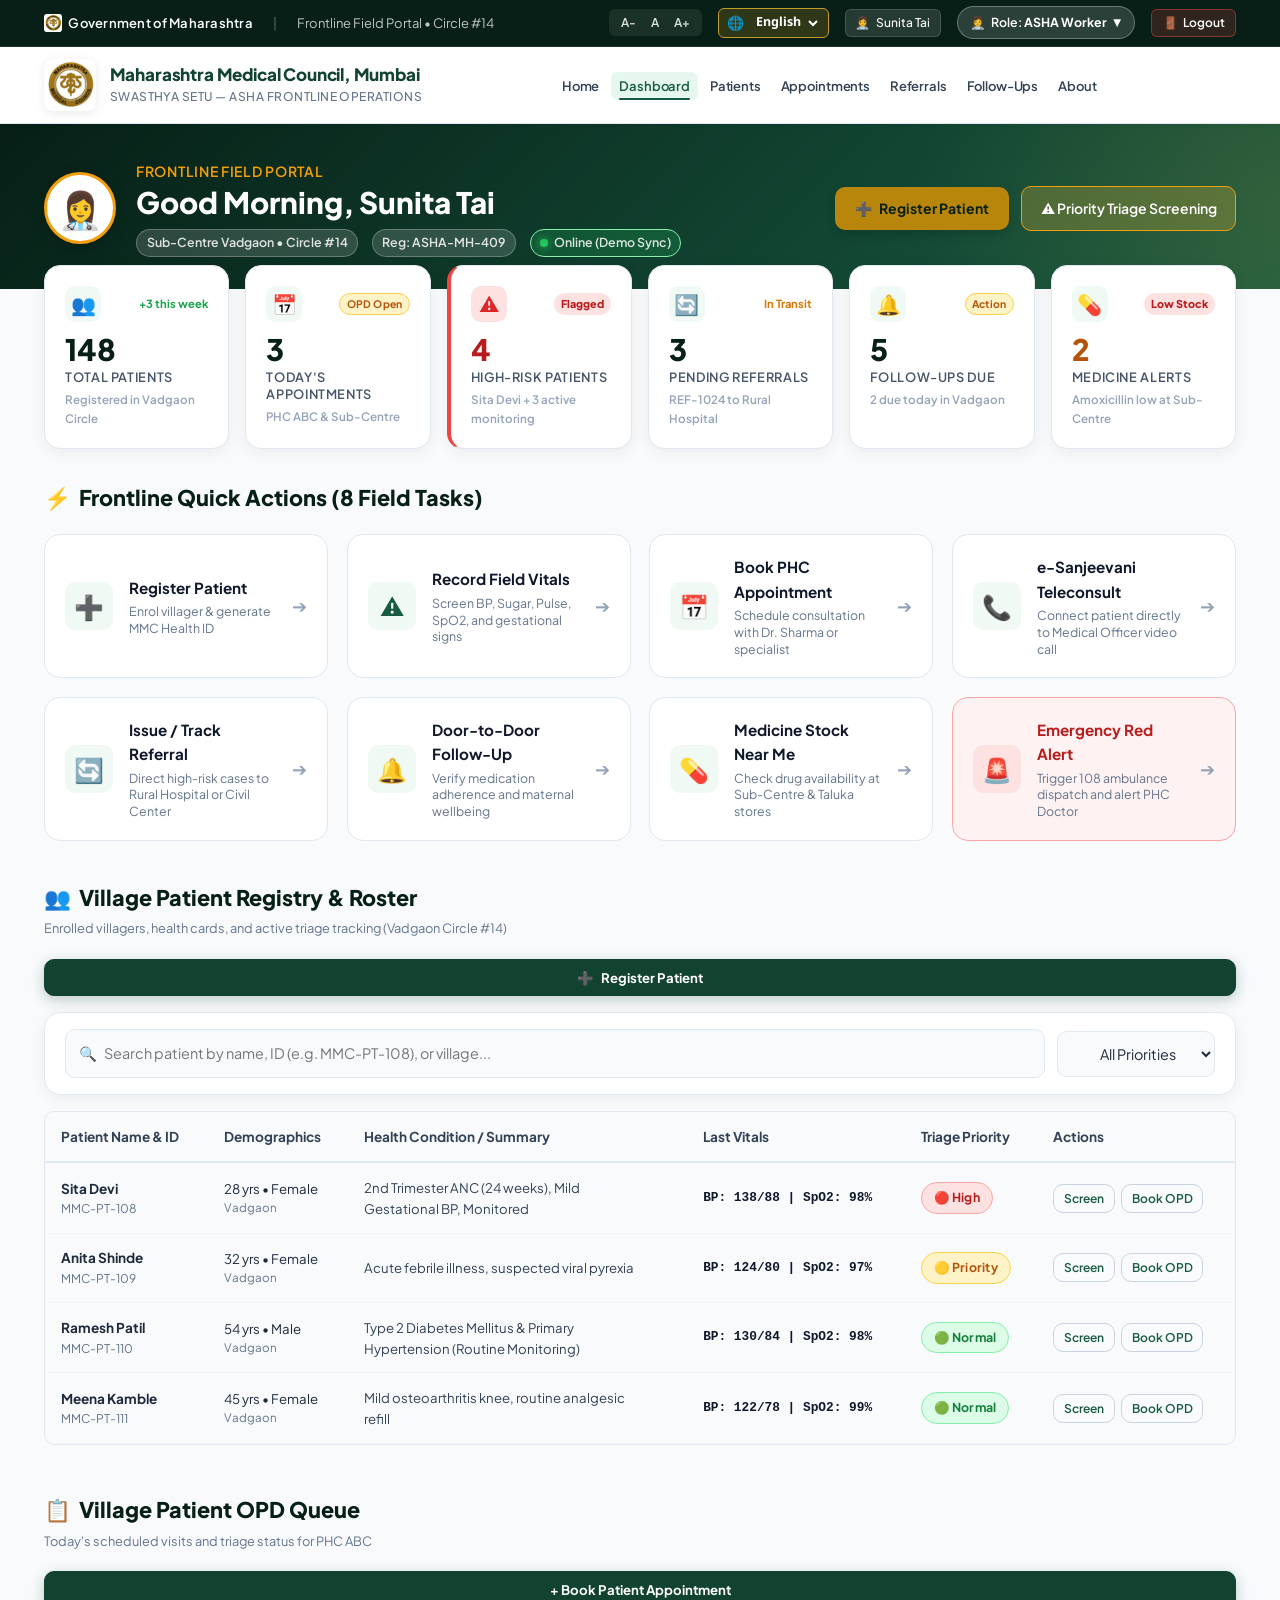
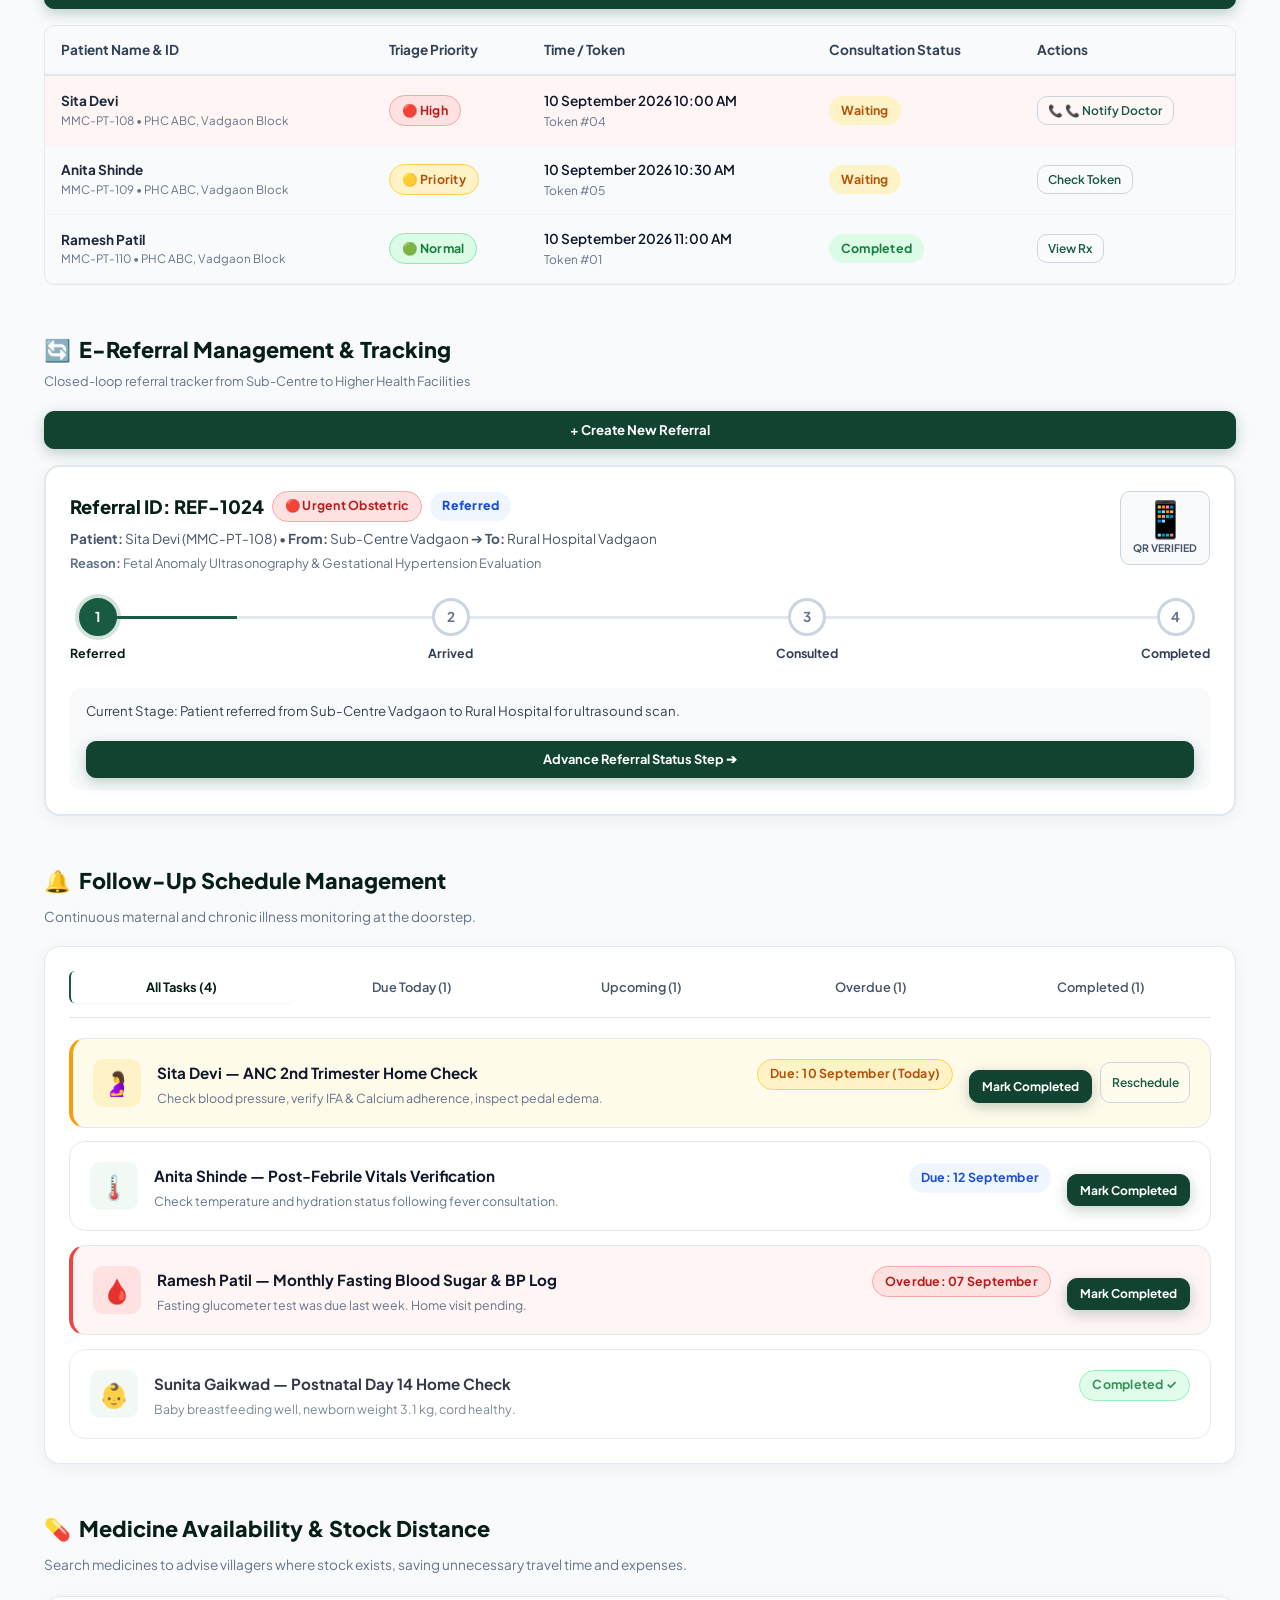
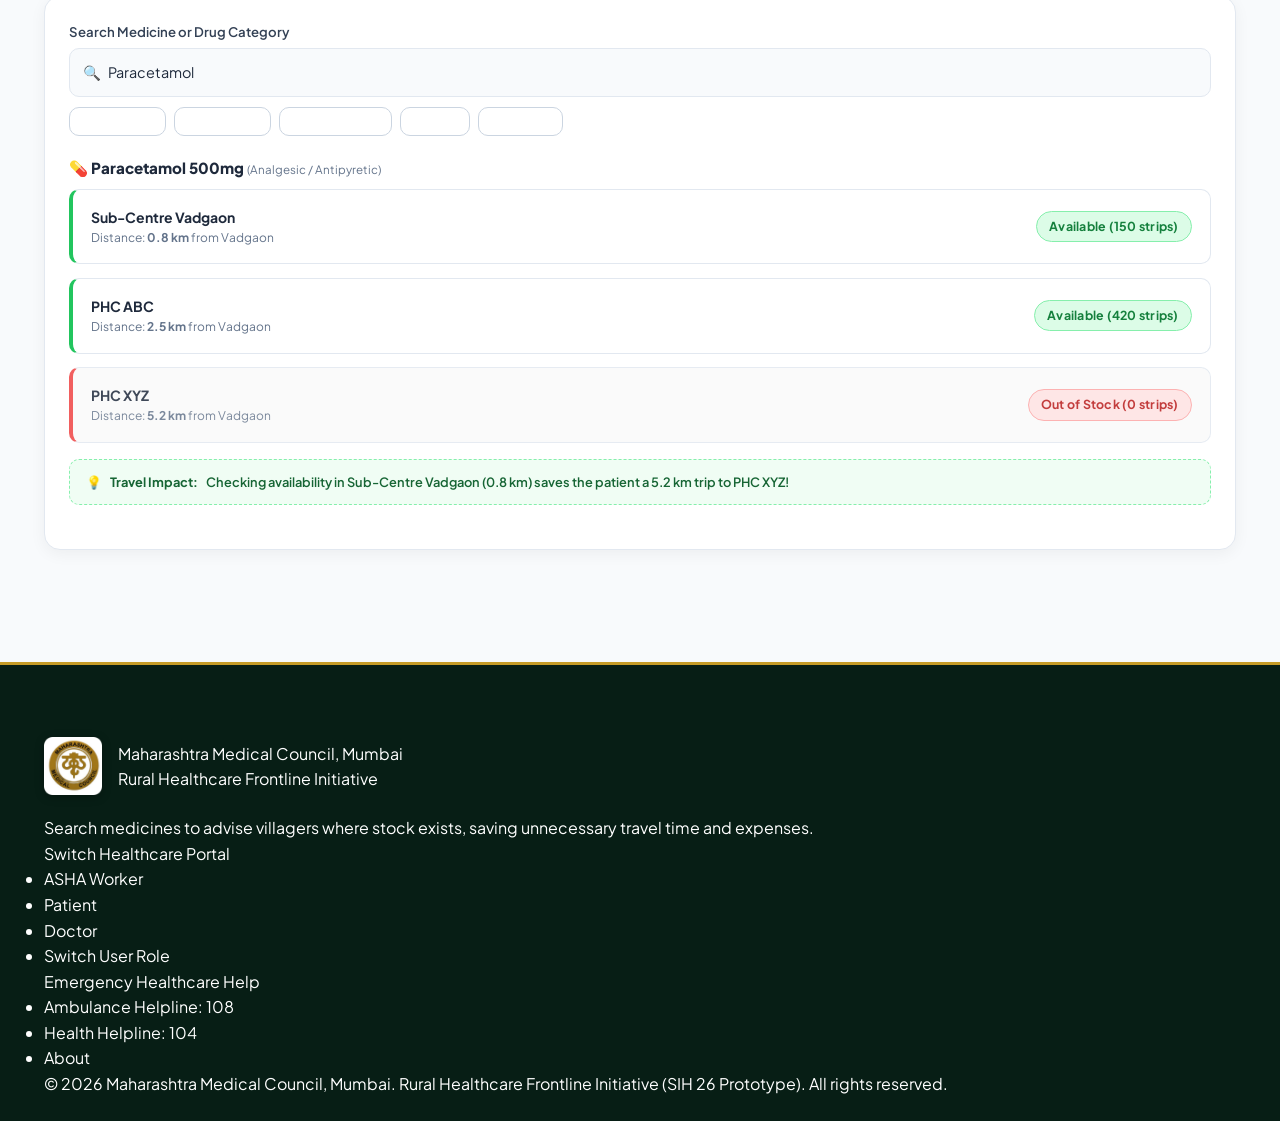
<file: asha-dashboard.html>
<!doctype html>
<html lang="en">
  <head>
    <meta charset="UTF-8" />
    <meta name="viewport" content="width=device-width, initial-scale=1.0" />
    <title data-i18n="page_title.asha">ASHA Worker Field Dashboard — Swasthya Setu | Maharashtra Medical Council</title>
    <meta
      name="description"
      content="Main operational frontline field dashboard for ASHA Worker Sunita Tai at Sub-Centre Vadgaon. Triage risk screening, patient registration, appointment booking, referral tracker, and follow-up management." />

    <!-- Google Fonts -->
    <link rel="preconnect" href="https://fonts.googleapis.com" />
    <link rel="preconnect" href="https://fonts.gstatic.com" crossorigin />
    <link
      href="https://fonts.googleapis.com/css2?family=Inter:wght@400;500;600;700&family=Noto+Sans+Devanagari:wght@400;600;700;800&family=Plus+Jakarta+Sans:wght@500;600;700;800&display=swap"
      rel="stylesheet" />

    <!-- Stylesheet -->
    <link rel="stylesheet" href="css/styles.css" />
    <link rel="icon" type="image/png" href="assets/mmc_logo.png" />

    <!-- Authentication Gatekeeper & Role Guard -->
    <script>
      (function() {
        const userLoggedOut = sessionStorage.getItem("userLoggedOut") === "true";
        if (userLoggedOut) {
          window.location.replace("login.html");
          return;
        }
        if (localStorage.getItem("loggedIn") !== "true" || localStorage.getItem("userRole") !== "asha") {
          localStorage.setItem("loggedIn", "true");
          localStorage.setItem("userRole", "asha");
          localStorage.setItem("userName", "Sunita Tai");
          sessionStorage.setItem("loggedIn", "true");
          sessionStorage.setItem("userRole", "asha");
          sessionStorage.setItem("userName", "Sunita Tai");
        }
      })();
    </script>
  </head>
  <body>
    <!-- Top Utility Government Bar -->
    <div class="gov-topbar">
      <div class="container gov-topbar-content">
        <div class="gov-topbar-left">
          <span class="gov-badge">
            <img
              src="assets/mmc_logo.png"
              alt="Govt Emblem"
              class="gov-emblem-small" />
            <span data-i18n="gov.title">Government of Maharashtra</span>
          </span>
          <span style="opacity: 0.4">|</span>
          <span class="gov-contact-item" data-i18n="asha_dash.frontline_banner">Frontline Field Portal • Circle #14</span>
        </div>
        <div class="gov-topbar-right">
          <div class="accessibility-controls" title="Adjust Text Size" data-i18n-title="gov.font_adjust">
            <button id="fontDecBtn" class="font-resize-btn" aria-label="Decrease Font Size">A-</button>
            <button id="fontResetBtn" class="font-resize-btn" aria-label="Reset Font Size">A</button>
            <button id="fontIncBtn" class="font-resize-btn" aria-label="Increase Font Size">A+</button>
          </div>
          <div class="lang-select-wrapper">
            <span class="lang-globe-icon" aria-hidden="true">🌐</span>
            <select
              id="langSelect"
              class="lang-select"
              aria-label="Select Language">
              <option value="en">English</option>
              <option value="hi">हिंदी</option>
              <option value="mr">मराठी</option>
            </select>
          </div>
          <div id="userSessionPill" class="gov-user-pill">
            <span id="userSessionRoleIcon">👩‍⚕️</span>
            <span id="userSessionName" data-i18n="common.name_sunita">Sunita Tai</span>
          </div>
          <button id="logoutBtn" class="gov-logout-btn" title="Sign out">
            <span>🚪</span> <span data-i18n="gov.logout">Logout</span>
          </button>
        </div>
      </div>
    </div>

    <!-- Official Main Navbar -->
    <header class="site-navbar">
      <div class="container navbar-container">
        <a href="index.html" class="brand-link" id="navBrandLink">
          <img
            src="assets/mmc_logo.png"
            alt="Maharashtra Medical Council Logo"
            class="brand-logo-img" />
          <div class="brand-text">
            <span class="brand-title" data-i18n="brand.title">Maharashtra Medical Council, Mumbai</span>
            <span class="brand-subtitle" data-i18n="common.portal_asha">Swasthya Setu — ASHA Frontline Operations</span>
          </div>
        </a>

        <nav class="desktop-nav">
          <ul class="nav-menu">
            <li><a href="index.html" class="nav-link" data-i18n="nav.home">Home</a></li>
            <li><a href="asha-dashboard.html" class="nav-link active" data-i18n="nav.dashboard">Dashboard</a></li>
            <li><a href="#ashaPatientsSection" class="nav-link" data-i18n="nav.patients">Patients</a></li>
            <li><a href="#ashaQueueSection" class="nav-link" data-i18n="nav.appointments">Appointments</a></li>
            <li><a href="#ashaReferralsSection" class="nav-link" data-i18n="nav.referrals">Referrals</a></li>
            <li><a href="#ashaFollowUpsSection" class="nav-link" data-i18n="nav.followups">Follow-Ups</a></li>
            <li><a href="about.html" target="_blank" class="nav-link" data-i18n="nav.about">About</a></li>
          </ul>
        </nav>

        <div style="display: flex; align-items: center; gap: 0.75rem">
          <button id="mobileNavToggle" class="mobile-nav-toggle" aria-label="Open Navigation Menu">
            <svg width="24" height="24" viewBox="0 0 24 24" fill="none" stroke="currentColor" stroke-width="2">
              <path d="M4 6h16M4 12h16M4 18h16" />
            </svg>
          </button>
        </div>
      </div>
    </header>

    <!-- Mobile Drawer -->
    <div id="mobileNavDrawer" class="mobile-nav-drawer" role="dialog" aria-label="Mobile Navigation">
      <div class="drawer-header">
        <div style="font-weight: 800; color: #ffffff" data-i18n="drawer.asha_title">ASHA Field Operations</div>
        <button id="drawerCloseBtn" data-i18n="common.modal_close" data-i18n="common.modal_close" class="drawer-close-btn" aria-label="Close Navigation Menu">✕</button>
      </div>
      <div class="drawer-lang-section" style="padding: 0.75rem 1rem; border-bottom: 1px solid var(--color-slate-200);">
        <label for="drawerLangSelect" class="drawer-lang-label" data-i18n="gov.lang_select">Language / भाषा :</label>
        <div class="drawer-lang-wrapper">
          <span class="lang-globe-icon" aria-hidden="true">🌐</span>
          <select id="drawerLangSelect" class="drawer-lang-select" aria-label="Select Language">
            <option value="en">English</option>
            <option value="hi">हिंदी</option>
            <option value="mr">मराठी</option>
          </select>
        </div>
      </div>
      <div class="drawer-body">
        <a href="index.html" class="drawer-link" data-i18n="nav.home">Home</a>
        <a href="asha-dashboard.html" class="drawer-link active" data-i18n="nav.dashboard">Dashboard</a>
        <a href="#ashaPatientsSection" class="drawer-link" data-i18n="nav.patients">Patients</a>
        <a href="#ashaQueueSection" class="drawer-link" data-i18n="nav.appointments">Appointments</a>
        <a href="#ashaReferralsSection" class="drawer-link" data-i18n="nav.referrals">Referrals</a>
        <a href="#ashaFollowUpsSection" class="drawer-link" data-i18n="nav.followups">Follow-Ups</a>
        <a href="about.html" class="drawer-link" data-i18n="nav.about">About</a>
        <button id="drawerLogoutBtn" class="drawer-link" style="width: 100%; text-align: left; background: none; border: none; cursor: pointer; color: #ef4444;">
          🚪 <span data-i18n="gov.logout">Logout</span>
        </button>
      </div>
    </div>

    <!-- Main Content -->
    <main>
      <!-- ASHA Hero Header (Requirement 3) -->
      <section class="role-hero-banner">
        <div class="container role-hero-flex">
          <div class="role-hero-profile">
            <div class="role-avatar-circle" title="ASHA Worker Profile">
              👩‍⚕️
            </div>
            <div class="role-profile-details">
              <div class="role-hero-greeting" data-i18n="asha_dash.portal_title">Frontline Field Portal</div>
              <h1 class="role-hero-name" data-i18n="asha_dash.welcome">Good Morning, Sunita Tai</h1>
              <div class="role-hero-meta">
                <span class="role-meta-tag" data-i18n="asha_dash.subcentre">🏥 Sub-Centre Vadgaon • Circle #14</span>
                <span class="role-meta-tag" data-i18n="asha_dash.reg_no">🪪 Reg: ASHA-MH-409</span>
                <span class="role-meta-tag" style="background: rgba(34, 197, 94, 0.2); border-color: #86efac;">
                  <span class="status-online-dot"></span> <span data-i18n="asha_dash.online_sync">Online (Demo Sync)</span>
                </span>
              </div>
            </div>
          </div>

          <div class="role-hero-actions">
            <button type="button" id="ashaRegPatientBtn" class="btn-hero-action">
              <span>➕</span> <span data-i18n="asha_dash.btn_reg_patient">Register Patient</span>
            </button>
            <button type="button" id="ashaRiskAssessBtn" class="btn-hero-secondary" style="background: rgba(229, 184, 59, 0.25); border-color: var(--color-gold-light);">
              <span>⚠️</span> <span data-i18n="asha_dash.btn_risk_screen">Priority Triage Screening</span>
            </button>
          </div>
        </div>
      </section>

      <div class="container" style="padding-bottom: 4rem;">
        
        <!-- Summary KPI Metric Cards (Requirement 3) -->
        <div class="kpi-metric-grid">
          <!-- KPI 1: Total Patients -->
          <div class="kpi-metric-card">
            <div class="kpi-card-header">
              <div class="kpi-icon-pill">👥</div>
              <span style="font-size: 0.7rem; color: #16a34a; font-weight: 700;" data-i18n="common.plus_3_week">+3 this week</span>
            </div>
            <div class="kpi-value" id="ashaKpiTotalPatients">148</div>
            <div class="kpi-label" data-i18n="asha_dash.kpi_total_patients">Total Patients</div>
            <div class="kpi-subtext" data-i18n="asha_dash.kpi_total_sub">Registered in Vadgaon Circle</div>
          </div>

          <!-- KPI 2: Today's Appointments -->
          <div class="kpi-metric-card">
            <div class="kpi-card-header">
              <div class="kpi-icon-pill">📅</div>
              <span class="triage-badge triage-badge-priority" style="font-size: 0.65rem; padding: 0.1rem 0.4rem;" data-i18n="asha_dash.kpi_today_val_sub">OPD Open</span>
            </div>
            <div class="kpi-value" id="ashaKpiTodayAppts">6</div>
            <div class="kpi-label" data-i18n="asha_dash.kpi_today_appts">Today's Appointments</div>
            <div class="kpi-subtext" data-i18n="asha_dash.kpi_appts_sub">PHC ABC & Sub-Centre</div>
          </div>

          <!-- KPI 3: High-Risk Patients -->
          <div class="kpi-metric-card" style="border-left: 4px solid #ef4444;">
            <div class="kpi-card-header">
              <div class="kpi-icon-pill" style="background: #fee2e2; color: #dc2626;">⚠️</div>
              <span class="kpi-badge-alert" data-i18n="asha_dash.kpi_high_risk_badge">Flagged</span>
            </div>
            <div class="kpi-value" id="ashaKpiHighRisk" style="color: #b91c1c;">4</div>
            <div class="kpi-label" data-i18n="asha_dash.kpi_high_risk">High-Risk Patients</div>
            <div class="kpi-subtext" data-i18n="asha_dash.kpi_high_risk_sub">Sita Devi + 3 active monitoring</div>
          </div>

          <!-- KPI 4: Pending Referrals -->
          <div class="kpi-metric-card">
            <div class="kpi-card-header">
              <div class="kpi-icon-pill">🔄</div>
              <span style="font-size: 0.7rem; color: #d97706; font-weight: 700;" data-i18n="asha_dash.kpi_pending_ref_badge">In Transit</span>
            </div>
            <div class="kpi-value">3</div>
            <div class="kpi-label" data-i18n="asha_dash.kpi_pending_ref">Pending Referrals</div>
            <div class="kpi-subtext" data-i18n="asha_dash.kpi_pending_ref_sub">REF-1024 to Rural Hospital</div>
          </div>

          <!-- KPI 5: Follow-Ups Due -->
          <div class="kpi-metric-card">
            <div class="kpi-card-header">
              <div class="kpi-icon-pill">🔔</div>
              <span class="triage-badge triage-badge-priority" style="font-size: 0.65rem; padding: 0.1rem 0.4rem;" data-i18n="asha_dash.kpi_followups_badge">Action</span>
            </div>
            <div class="kpi-value">5</div>
            <div class="kpi-label" data-i18n="asha_dash.kpi_followups_due">Follow-Ups Due</div>
            <div class="kpi-subtext" data-i18n="asha_dash.kpi_followups_sub">2 due today in Vadgaon</div>
          </div>

          <!-- KPI 6: Medicine Alerts -->
          <div class="kpi-metric-card">
            <div class="kpi-card-header">
              <div class="kpi-icon-pill">💊</div>
              <span class="kpi-badge-alert" data-i18n="asha_dash.kpi_meds_badge">Low Stock</span>
            </div>
            <div class="kpi-value" style="color: #b45309;">2</div>
            <div class="kpi-label" data-i18n="asha_dash.kpi_med_alerts">Medicine Alerts</div>
            <div class="kpi-subtext" data-i18n="asha_dash.kpi_med_alerts_sub">Amoxicillin low at Sub-Centre</div>
          </div>
        </div>

        <!-- 8 Frontline Quick Actions (Requirement 3) -->
        <div style="margin-bottom: 2.5rem;">
          <h2 style="font-size: 1.35rem; font-weight: 800; color: var(--color-primary-darkest); margin-bottom: 1.15rem; display: flex; align-items: center; gap: 0.5rem;">
            <span>⚡</span> <span data-i18n="asha_dash.quick_actions_title">Frontline Quick Actions (8 Field Tasks)</span>
          </h2>
          <div class="field-action-grid">
            <!-- 1. Register Patient -->
            <div class="field-action-card" id="ashaRegPatientCard" onclick="document.getElementById('ashaRegPatientBtn').click();">
              <div class="action-icon-circle">➕</div>
              <div class="action-content">
                <div class="action-title" data-i18n="asha_dash.act_reg_title">Register Patient</div>
                <div class="action-desc" data-i18n="asha_dash.act_reg_desc">Enrol villager & generate MMC Health ID</div>
              </div>
              <span class="action-arrow">➔</span>
            </div>

            <!-- 2. Record Field Vitals -->
            <div class="field-action-card" id="ashaRecordVitalsCard" onclick="document.getElementById('ashaRiskAssessBtn').click();">
              <div class="action-icon-circle">⚠️</div>
              <div class="action-content">
                <div class="action-title" data-i18n="asha_dash.act_vitals_title">Record Field Vitals</div>
                <div class="action-desc" data-i18n="asha_dash.act_vitals_desc">Screen BP, SpO2 & triage priority level</div>
              </div>
              <span class="action-arrow">➔</span>
            </div>

            <!-- 3. Book PHC Appointment -->
            <div class="field-action-card" id="ashaBookApptCard" onclick="document.getElementById('ashaBookApptBtnTrigger').click();">
              <div class="action-icon-circle">📅</div>
              <div class="action-content">
                <div class="action-title" data-i18n="asha_dash.act_book_title">Book PHC Appointment</div>
                <div class="action-desc" data-i18n="asha_dash.act_book_desc">Book slot with PHC ABC or Mobile Medical Unit</div>
              </div>
              <span class="action-arrow">➔</span>
            </div>

            <!-- 4. Teleconsultation -->
            <div class="field-action-card" id="ashaTeleconsultCard" onclick="openModal(document.getElementById('ashaTeleconsultModal'));">
              <div class="action-icon-circle">📞</div>
              <div class="action-content">
                <div class="action-title" data-i18n="asha_dash.act_tele_title">Teleconsultation</div>
                <div class="action-desc" data-i18n="asha_dash.act_tele_desc">Live audio/video link with Dr. Sharma</div>
              </div>
              <span class="action-arrow">➔</span>
            </div>

            <!-- 5. Create Referral -->
            <a href="#ashaReferralsSection" class="field-action-card">
              <div class="action-icon-circle">🔄</div>
              <div class="action-content">
                <div class="action-title" data-i18n="asha_dash.act_ref_title">Create Referral</div>
                <div class="action-desc" data-i18n="asha_dash.act_ref_desc">Direct patient to Rural / Sub-District Hospital</div>
              </div>
              <span class="action-arrow">➔</span>
            </a>

            <!-- 6. Follow-Ups -->
            <a href="#ashaFollowUpsSection" class="field-action-card">
              <div class="action-icon-circle">🔔</div>
              <div class="action-content">
                <div class="action-title" data-i18n="asha_dash.act_followup_title">Follow-Ups</div>
                <div class="action-desc" data-i18n="asha_dash.act_followup_desc">Track ANC mother visits & chronic disease review</div>
              </div>
              <span class="action-arrow">➔</span>
            </a>

            <!-- 7. Medicine Availability -->
            <a href="#ashaMedicineSection" id="ashaMedicineAvailabilityBtn" class="field-action-card">
              <div class="action-icon-circle">💊</div>
              <div class="action-content">
                <div class="action-title" data-i18n="asha_dash.act_meds_title">Medicine Availability</div>
                <div class="action-desc" data-i18n="asha_dash.act_meds_desc">Check nearby pharmacy stock & save patient travel</div>
              </div>
              <span class="action-arrow">➔</span>
            </a>

            <!-- 8. Emergency Red Alert -->
            <div class="field-action-card emergency" id="ashaSosCard" onclick="openModal(document.getElementById('ashaEmergencyModal'));">
              <div class="action-icon-circle">🚨</div>
              <div class="action-content">
                <div class="action-title" style="color: #b91c1c;" data-i18n="asha_dash.act_sos_title">Emergency SOS</div>
                <div class="action-desc" data-i18n="asha_dash.act_sos_desc">Trigger 108 ambulance dispatch and alert PHC Doctor</div>
              </div>
              <span class="action-arrow">➔</span>
            </div>
          </div>
        </div>

        <!-- Section: Village Patient Registry (Vadgaon Circle) -->
        <section id="ashaPatientsSection" style="margin-bottom: 3rem; scroll-margin-top: 5rem;">
          <div style="display: flex; align-items: center; justify-content: space-between; margin-bottom: 1rem; flex-wrap: wrap; gap: 0.75rem;">
            <div>
              <h2 style="font-size: 1.35rem; font-weight: 800; color: var(--color-primary-darkest); margin: 0; display: flex; align-items: center; gap: 0.5rem;">
                <span>👥</span> <span data-i18n="asha_dash.patients_title">Village Patient Registry & Roster</span>
              </h2>
              <p style="font-size: 0.8rem; color: #64748b; margin: 0.2rem 0 0 0;" data-i18n="asha_dash.patients_sub">Enrolled villagers, health cards, and active triage tracking (Vadgaon Circle #14)</p>
            </div>
            <button type="button" class="btn-auth-primary" style="padding: 0.45rem 1rem; font-size: 0.825rem;" onclick="openModal(document.getElementById('ashaRegPatientModal'))">
              ➕ <span data-i18n="asha_dash.btn_reg_patient">Register Patient</span>
            </button>
          </div>

          <!-- Search & Filter Controls -->
          <div style="background: #ffffff; border: 1.5px solid #e2e8f0; border-radius: var(--radius-lg); padding: 1rem 1.25rem; box-shadow: 0 4px 16px rgba(0,0,0,0.05); margin-bottom: 1rem; display: flex; gap: 0.75rem; flex-wrap: wrap; align-items: center;">
            <div class="auth-input-wrapper" style="flex: 1; min-width: 220px; margin: 0;">
              <span class="auth-input-icon">🔍</span>
              <input type="text" id="ashaPatientSearchInput" class="auth-input" placeholder="Search patient by name, ID (e.g. MMC-PT-108), or village..." data-i18n-placeholder="asha_dash.search_patient_ph" />
            </div>
            <select id="ashaPatientPriorityFilter" class="auth-input" style="width: auto; min-width: 140px; margin: 0;">
              <option value="all" data-i18n="asha_dash.filter_all">All Priorities</option>
              <option value="High" data-i18n="asha_dash.filter_high">High Priority</option>
              <option value="Priority" data-i18n="asha_dash.filter_priority">Priority</option>
              <option value="Normal" data-i18n="asha_dash.filter_normal">Normal</option>
            </select>
          </div>

          <div class="opd-queue-table-wrap">
            <table class="opd-queue-table">
              <thead>
                <tr>
                  <th data-i18n="asha_dash.th_patient">Patient Name & ID</th>
                  <th data-i18n="asha_dash.th_demographics">Demographics</th>
                  <th data-i18n="asha_dash.th_summary">Health Condition / Summary</th>
                  <th data-i18n="asha_dash.th_vitals">Last Vitals</th>
                  <th data-i18n="asha_dash.th_priority">Priority</th>
                  <th data-i18n="asha_dash.th_actions">Actions</th>
                </tr>
              </thead>
              <tbody id="ashaPatientsTableBody">
                <!-- Dynamically populated from state.patients -->
              </tbody>
            </table>
          </div>
        </section>

        <!-- Queue Management Section (Requirement 3) -->
        <section id="ashaQueueSection" style="margin-bottom: 3rem; scroll-margin-top: 5rem;">
          <div style="display: flex; align-items: center; justify-content: space-between; margin-bottom: 1rem; flex-wrap: wrap; gap: 0.75rem;">
            <div>
              <h2 style="font-size: 1.35rem; font-weight: 800; color: var(--color-primary-darkest); margin: 0; display: flex; align-items: center; gap: 0.5rem;">
                <span>📋</span> <span data-i18n="asha_dash.queue_heading">Village Patient OPD Queue</span>
              </h2>
              <p style="font-size: 0.8rem; color: #64748b; margin: 0.2rem 0 0 0;" data-i18n="asha_dash.queue_subheading">Today's scheduled visits and triage status for PHC ABC</p>
            </div>
            <button type="button" id="ashaBookApptBtnTrigger" class="btn-auth-primary" style="padding: 0.45rem 1rem; font-size: 0.825rem;" onclick="openModal(document.getElementById('ashaBookApptModal'))">
              <span data-i18n="asha_dash.btn_book_trigger">+ Book Patient Appointment</span>
            </button>
          </div>

          <div class="opd-queue-table-wrap">
            <table class="opd-queue-table">
              <thead>
                <tr>
                  <th data-i18n="asha_dash.th_patient">Patient Name & ID</th>
                  <th data-i18n="asha_dash.th_priority">Triage Priority</th>
                  <th data-i18n="asha_dash.th_time_token">Time / Token</th>
                  <th data-i18n="asha_dash.th_status">Consultation Status</th>
                  <th data-i18n="asha_dash.th_actions">Actions</th>
                </tr>
              </thead>
              <tbody id="ashaQueueTableBody">
                <tr class="queue-row-high-priority">
                  <td>
                    <strong data-i18n="features.patient_sita">Sita Devi</strong>
                    <div style="font-size: 0.725rem; color: #64748b;" data-i18n="asha_dash.row_sita_meta">MMC-PT-108 • Age 28 • ANC 24w</div>
                  </td>
                  <td><span class="triage-badge triage-badge-high" data-i18n="feat.badge_high_priority">🔴 High Priority</span></td>
                  <td data-i18n="asha_dash.token_04">10:00 AM • Token #04</td>
                  <td><span class="triage-badge" style="background: #fef3c7; color: #b45309;" data-i18n="asha_dash.badge_waiting_opd">Waiting in OPD</span></td>
                  <td>
                    <button type="button" class="btn-hero-secondary" style="padding: 0.25rem 0.65rem; font-size: 0.75rem; color: #185a42; border-color: #cbd5e1;" onclick="showToast(t('toast.calling_doctor', 'Calling Dr. Sharma to notify high-priority maternal arrival'))" data-i18n="asha_dash.btn_notify_doc">
                      📞 Notify Doctor
                    </button>
                  </td>
                </tr>
                <tr>
                  <td>
                    <strong data-i18n="common.name_anita">Anita Shinde</strong>
                    <div style="font-size: 0.725rem; color: #64748b;" data-i18n="asha_dash.row_anita_meta">MMC-PT-109 • Age 32 • Acute Fever</div>
                  </td>
                  <td><span class="triage-badge triage-badge-priority" data-i18n="common.badge_priority">🟡 Priority</span></td>
                  <td data-i18n="asha_dash.token_05">10:30 AM • Token #05</td>
                  <td><span class="triage-badge" style="background: #fef3c7; color: #b45309;" data-i18n="asha_dash.badge_waiting_opd">Waiting in OPD</span></td>
                  <td>
                    <button type="button" class="btn-hero-secondary" style="padding: 0.25rem 0.65rem; font-size: 0.75rem; color: #185a42; border-color: #cbd5e1;" onclick="showToast(t('toast.token_checked', 'Token status checked'))" data-i18n="asha_dash.btn_check_token">
                      Check Token
                    </button>
                  </td>
                </tr>
                <tr>
                  <td>
                    <strong data-i18n="common.name_ramesh">Ramesh Patil</strong>
                    <div style="font-size: 0.725rem; color: #64748b;" data-i18n="asha_dash.row_ramesh_meta">MMC-PT-110 • Age 54 • Diabetes Check</div>
                  </td>
                  <td><span class="triage-badge triage-badge-normal" data-i18n="common.badge_normal">🟢 Normal</span></td>
                  <td data-i18n="asha_dash.token_01">11:00 AM • Token #01</td>
                  <td><span class="triage-badge triage-badge-normal"><span data-i18n="asha_dash.badge_consulted" data-i18n="asha_dash.badge_consulted">Consulted ✓</span></span></td>
                  <td>
                    <button type="button" class="btn-hero-secondary" style="padding: 0.25rem 0.65rem; font-size: 0.75rem; color: #185a42; border-color: #cbd5e1;" onclick="showToast(t('toast.rx_synced', 'Prescription synced to ASHA record'))" data-i18n="asha_dash.btn_view_rx">
                      View Rx
                    </button>
                  </td>
                </tr>
              </tbody>
            </table>
          </div>
        </section>

        <!-- Referral Management Section with 4-Stage Stepper (Requirement 3) -->
        <section id="ashaReferralsSection" style="margin-bottom: 3rem; scroll-margin-top: 5rem;">
          <div style="display: flex; align-items: center; justify-content: space-between; margin-bottom: 1rem; flex-wrap: wrap; gap: 0.75rem;">
            <div>
              <h2 style="font-size: 1.35rem; font-weight: 800; color: var(--color-primary-darkest); margin: 0; display: flex; align-items: center; gap: 0.5rem;">
                <span>🔄</span> <span data-i18n="asha_dash.ref_mgmt_title">E-Referral Management & Tracking</span>
              </h2>
              <p style="font-size: 0.8rem; color: #64748b; margin: 0.2rem 0 0 0;" data-i18n="asha_dash.ref_mgmt_sub">Closed-loop referral tracker from Sub-Centre to Higher Health Facilities</p>
            </div>
            <button type="button" class="btn-auth-primary" style="padding: 0.45rem 1rem; font-size: 0.825rem;" onclick="openModal(document.getElementById('ashaCreateReferralModal'))">
              <span data-i18n="asha_dash.btn_new_ref">+ Create New Referral</span>
            </button>
          </div>

          <!-- Active Referral Card -->
          <div style="background: #ffffff; border: 2px solid #e2e8f0; border-radius: var(--radius-lg); padding: 1.5rem; box-shadow: 0 4px 16px rgba(0,0,0,0.05);">
            <div style="display: flex; align-items: flex-start; justify-content: space-between; flex-wrap: wrap; gap: 1rem; margin-bottom: 1rem;">
              <div>
                <div style="display: flex; align-items: center; gap: 0.5rem; margin-bottom: 0.35rem;">
                  <span style="font-weight: 800; font-size: 1.15rem; color: var(--color-primary-darkest);" data-i18n="feat.ref_id_label">Referral ID: REF-1024</span>
                  <span class="triage-badge triage-badge-high" data-i18n="asha_dash.ref_urgent_badge">🔴 Urgent Obstetric</span>
                  <span id="referralCurrentStatusText" class="triage-badge" style="background: #eff6ff; color: #1d4ed8; font-weight: 800;" data-i18n="feat.step_referred">
                    Referred
                  </span>
                </div>
                <div style="font-size: 0.85rem; color: #475569;">
                  <strong data-i18n="common.lbl_patient">Patient:</strong> <span data-i18n="features.patient_sita">Sita Devi</span> (MMC-PT-108) • <strong data-i18n="common.lbl_from">From:</strong> <span data-i18n="common.subcentre_vadgaon">Sub-Centre Vadgaon</span> ➔ <strong data-i18n="common.lbl_to">To:</strong> <span data-i18n="p_dash.ref_hospital">Rural Hospital (RH) Vadgaon</span>
                </div>
                <div style="font-size: 0.8rem; color: #64748b; margin-top: 0.25rem;">
                  <strong data-i18n="p_dash.reason_lbl">Reason:</strong> <span data-i18n="asha_dash.ref_reason_title">Fetal Anomaly Ultrasonography & Gestational Hypertension Evaluation</span>
                </div>
              </div>

              <!-- Static QR Code Placeholder -->
              <div style="text-align: center; background: #f8fafc; border: 1px solid #cbd5e1; border-radius: var(--radius-md); padding: 0.5rem 0.75rem;">
                <div style="font-size: 2.25rem; line-height: 1;">📱</div>
                <div style="font-size: 0.65rem; font-weight: 700; color: #475569; margin-top: 0.25rem;" data-i18n="asha_dash.qr_verified">QR VERIFIED</div>
              </div>
            </div>

            <!-- 4-Stage Referral Stepper (Referred -> Arrived -> Consulted -> Completed) -->
            <div class="referral-stepper">
              <div id="referralProgressBarLine" class="stepper-progress-line" style="width: 12%;"></div>
              
              <div class="step-node active">
                <div class="step-circle">1</div>
                <div class="step-title" data-i18n="feat.step_referred">Referred</div>
              </div>

              <div class="step-node">
                <div class="step-circle">2</div>
                <div class="step-title" data-i18n="feat.step_arrived">Arrived</div>
              </div>

              <div class="step-node">
                <div class="step-circle">3</div>
                <div class="step-title" data-i18n="feat.step_consulted">Consulted</div>
              </div>

              <div class="step-node">
                <div class="step-circle">4</div>
                <div class="step-title" data-i18n="feat.step_completed">Completed</div>
              </div>
            </div>

            <div style="background: #f8fafc; border-radius: var(--radius-md); padding: 0.75rem 1rem; display: flex; align-items: center; justify-content: space-between; flex-wrap: wrap; gap: 0.75rem; margin-top: 1rem;">
              <div style="font-size: 0.825rem; color: #334155;">
                <span id="referralStepDescription" data-i18n="asha_dash.ref_current_stage">Current Stage: Patient referred from Sub-Centre Vadgaon to Rural Hospital for ultrasound scan.</span>
              </div>
              <button type="button" id="advanceReferralStepBtn" class="btn-auth-primary" style="padding: 0.45rem 1rem; font-size: 0.8rem; white-space: nowrap;">
                <span data-i18n="asha_dash.advance_ref_btn">Advance Referral Status Step ➔</span>
              </button>
            </div>
          </div>
        </section>

        <!-- Follow-Up Management (Requirement 3) -->
        <section id="ashaFollowUpsSection" style="margin-bottom: 3rem; scroll-margin-top: 5rem;">
          <h2 style="font-size: 1.35rem; font-weight: 800; color: var(--color-primary-darkest); margin-bottom: 0.5rem; display: flex; align-items: center; gap: 0.5rem;">
            <span>🔔</span> <span data-i18n="asha_dash.flw_mgmt_title">Follow-Up Schedule Management</span>
          </h2>
          <p style="font-size: 0.85rem; color: #64748b; margin-bottom: 1.15rem;" data-i18n="asha_dash.flw_mgmt_sub">
            Continuous maternal and chronic illness monitoring at the doorstep.
          </p>

          <div style="background: #ffffff; border: 1.5px solid #e2e8f0; border-radius: var(--radius-lg); padding: 1.5rem; box-shadow: 0 4px 16px rgba(0,0,0,0.05);">
            <!-- Follow up Tabs -->
            <div style="display: flex; gap: 0.5rem; border-bottom: 1.5px solid #e2e8f0; padding-bottom: 0.85rem; margin-bottom: 1.25rem; flex-wrap: wrap;">
              <button type="button" class="auth-tab-btn active asha-flw-tab" data-flw-cat="all" style="padding: 0.35rem 0.85rem; font-size: 0.8rem;" data-i18n="asha_dash.tab_all_tasks">
                All Tasks (4)
              </button>
              <button type="button" class="auth-tab-btn asha-flw-tab" data-flw-cat="today" style="padding: 0.35rem 0.85rem; font-size: 0.8rem;" data-i18n="asha_dash.tab_due_today">
                Due Today (1)
              </button>
              <button type="button" class="auth-tab-btn asha-flw-tab" data-flw-cat="upcoming" style="padding: 0.35rem 0.85rem; font-size: 0.8rem;" data-i18n="asha_dash.tab_upcoming">
                Upcoming (1)
              </button>
              <button type="button" class="auth-tab-btn asha-flw-tab" data-flw-cat="overdue" style="padding: 0.35rem 0.85rem; font-size: 0.8rem;" data-i18n="asha_dash.tab_overdue">
                Overdue (1)
              </button>
              <button type="button" class="auth-tab-btn asha-flw-tab" data-flw-cat="completed" style="padding: 0.35rem 0.85rem; font-size: 0.8rem;" data-i18n="asha_dash.tab_completed">
                Completed (1)
              </button>
            </div>

            <!-- Follow-up Items Container -->
            <div style="display: flex; flex-direction: column; gap: 0.85rem;">
              <!-- Item 1: Sita Devi -->
              <div class="asha-flw-item field-action-card" data-cat="today" style="margin-bottom: 0; border-left: 4px solid #f59e0b; background: #fffbeb;">
                <div class="action-icon-circle" style="background: #fef3c7; color: #b45309;">🤰</div>
                <div class="action-content">
                  <div style="display: flex; align-items: center; justify-content: space-between; flex-wrap: wrap; gap: 0.5rem;">
                    <div class="action-title" data-i18n="asha_dash.flw1_title">Sita Devi — ANC 2nd Trimester Home Check</div>
                    <span class="triage-badge triage-badge-priority" data-i18n="asha_dash.flw1_due_tag">Due: 10 September (Today)</span>
                  </div>
                  <div class="action-desc"><span data-i18n="asha_dash.flw_task_sita">Check blood pressure, verify IFA & Calcium adherence, inspect pedal edema.</span></div>
                </div>
                <div style="display: flex; gap: 0.5rem;">
                  <button type="button" class="btn-auth-primary btn-flw-complete" style="padding: 0.35rem 0.75rem; font-size: 0.75rem;" data-i18n="features.btn_mark_done">Mark Completed ✓</button>
                  <button type="button" class="btn-hero-secondary" style="padding: 0.35rem 0.65rem; font-size: 0.75rem; color: #185a42; border-color: #cbd5e1;" onclick="showToast(t('toast.flw_rescheduled', 'Follow-up rescheduled by 2 days.'))" data-i18n="asha_dash.btn_reschedule">
                    Reschedule
                  </button>
                </div>
              </div>

              <!-- Item 2: Anita Shinde -->
              <div class="asha-flw-item field-action-card" data-cat="upcoming" style="margin-bottom: 0;">
                <div class="action-icon-circle">🌡️</div>
                <div class="action-content">
                  <div style="display: flex; align-items: center; justify-content: space-between; flex-wrap: wrap; gap: 0.5rem;">
                    <div class="action-title" data-i18n="asha_dash.flw2_title">Anita Shinde — Post-Febrile Vitals Verification</div>
                    <span class="triage-badge" style="background: #eff6ff; color: #1d4ed8;" data-i18n="asha_dash.flw2_due_tag">Due: 12 September</span>
                  </div>
                  <div class="action-desc"><span data-i18n="asha_dash.flw_task_anita">Check temperature and hydration status following fever consultation.</span></div>
                </div>
                <div style="display: flex; gap: 0.5rem;">
                  <button type="button" class="btn-auth-primary btn-flw-complete" style="padding: 0.35rem 0.75rem; font-size: 0.75rem;" data-i18n="features.btn_mark_done">
                    Mark Completed ✓
                  </button>
                </div>
              </div>

              <!-- Item 3: Ramesh Patil -->
              <div class="asha-flw-item field-action-card" data-cat="overdue" style="margin-bottom: 0; border-left: 4px solid #ef4444; background: #fff5f5;">
                <div class="action-icon-circle" style="background: #fee2e2; color: #dc2626;">🩸</div>
                <div class="action-content">
                  <div style="display: flex; align-items: center; justify-content: space-between; flex-wrap: wrap; gap: 0.5rem;">
                    <div class="action-title" data-i18n="asha_dash.flw3_title">Ramesh Patil — Monthly Fasting Blood Sugar & BP Log</div>
                    <span class="triage-badge triage-badge-high" data-i18n="asha_dash.flw3_due_tag">Overdue: 07 September</span>
                  </div>
                  <div class="action-desc"><span data-i18n="asha_dash.flw_task_ramesh">Fasting glucometer test was due last week. Home visit pending.</span></div>
                </div>
                <div style="display: flex; gap: 0.5rem;">
                  <button type="button" class="btn-auth-primary btn-flw-complete" style="padding: 0.35rem 0.75rem; font-size: 0.75rem;" data-i18n="features.btn_mark_done">
                    Mark Completed ✓
                  </button>
                </div>
              </div>

              <!-- Item 4: Sunita Gaikwad -->
              <div class="asha-flw-item field-action-card" data-cat="completed" style="margin-bottom: 0; opacity: 0.85;">
                <div class="action-icon-circle">👶</div>
                <div class="action-content">
                  <div style="display: flex; align-items: center; justify-content: space-between; flex-wrap: wrap; gap: 0.5rem;">
                    <div class="action-title" data-i18n="asha_dash.flw4_title">Sunita Gaikwad — Postnatal Day 14 Home Check</div>
                    <span class="triage-badge triage-badge-normal" data-i18n="common.badge_completed">Completed ✓</span>
                  </div>
                  <div class="action-desc"><span data-i18n="asha_dash.flw_task_pooja">Baby breastfeeding well, newborn weight 3.1 kg, cord healthy.</span></div>
                </div>
              </div>
            </div>
          </div>
        </section>

        <!-- Medicine Availability (Requirement 3) -->
        <section id="ashaMedicineSection" style="margin-bottom: 3rem; scroll-margin-top: 5rem;">
          <h2 style="font-size: 1.35rem; font-weight: 800; color: var(--color-primary-darkest); margin-bottom: 0.5rem; display: flex; align-items: center; gap: 0.5rem;">
            <span>💊</span> <span data-i18n="asha_dash.med_mgmt_title">Medicine Availability & Stock Distance</span>
          </h2>
          <p style="font-size: 0.85rem; color: #64748b; margin-bottom: 1.25rem;" data-i18n="asha_dash.med_mgmt_sub">Search medicines to advise villagers where stock exists, saving unnecessary travel time and expenses.</p>

          <div style="background: #ffffff; border: 1.5px solid #e2e8f0; border-radius: var(--radius-lg); padding: 1.5rem; box-shadow: 0 4px 16px rgba(0,0,0,0.05);">
            <div style="margin-bottom: 1.25rem;">
              <label for="ashaMedSearchInput" class="auth-label" data-i18n="asha_dash.med_search_label">Search Medicine or Drug Category</label>
              <div class="auth-input-wrapper">
                <span class="auth-input-icon">🔍</span>
                <input type="text" id="ashaMedSearchInput" class="auth-input" placeholder="Type Paracetamol, IFA, Calcium, Amoxicillin..." data-i18n-placeholder="asha_dash.med_search_ph"
                  value="Paracetamol" />
              </div>
              <div class="med-quick-filters" style="display: flex; gap: 0.5rem; flex-wrap: wrap; margin-top: 0.65rem;">
                <button type="button" class="btn-hero-secondary asha-med-filter-pill active" data-filter="all" style="padding: 0.25rem 0.65rem; font-size: 0.75rem; border-color: #cbd5e1;">All Medicines</button>
                <button type="button" class="btn-hero-secondary asha-med-filter-pill" data-filter="Paracetamol" style="padding: 0.25rem 0.65rem; font-size: 0.75rem; border-color: #cbd5e1;">Paracetamol</button>
                <button type="button" class="btn-hero-secondary asha-med-filter-pill" data-filter="Iron" style="padding: 0.25rem 0.65rem; font-size: 0.75rem; border-color: #cbd5e1;">Iron & Folic Acid</button>
                <button type="button" class="btn-hero-secondary asha-med-filter-pill" data-filter="Calcium" style="padding: 0.25rem 0.65rem; font-size: 0.75rem; border-color: #cbd5e1;">Calcium</button>
                <button type="button" class="btn-hero-secondary asha-med-filter-pill" data-filter="Amoxicillin" style="padding: 0.25rem 0.65rem; font-size: 0.75rem; border-color: #cbd5e1;">Amoxicillin</button>
              </div>
            </div>

            <!-- Dynamic stock results container -->
            <div id="ashaMedResults">
              <!-- Rendered by app.js -->
            </div>
          </div>
        </section>

      </div>
    </main>

    <!-- ======================================================================
         MODALS (Requirement 3)
         ====================================================================== -->

    <!-- Modal 1: Patient Registration -->
    <div id="ashaRegPatientModal" class="modal-overlay" role="dialog" aria-modal="true">
      <div class="modal-card" style="max-width: 520px;">
        <div class="modal-header">
          <div class="modal-title" data-i18n="asha_dash.modal_reg_title">➕ Register New Patient</div>
          <button type="button" class="modal-close-btn" onclick="closeModal(document.getElementById('ashaRegPatientModal'))">✕</button>
        </div>
        <form id="ashaRegPatientForm">
          <div class="auth-form-group">
            <label class="auth-label" for="ashaRegName" data-i18n="auth.full_name">Full Name *</label>
            <input type="text" id="ashaRegName" class="auth-input" placeholder="e.g. Kavita Suresh Jadhav" required />
          </div>
          <div style="display: grid; grid-template-columns: 1fr 1fr; gap: 1rem;">
            <div class="auth-form-group">
              <label class="auth-label" for="ashaRegAge" data-i18n="asha_dash.lbl_age">Age *</label>
              <input type="number" id="ashaRegAge" class="auth-input" min="1" max="110" placeholder="e.g. 26" required />
            </div>
            <div class="auth-form-group">
              <label class="auth-label" for="ashaRegGender" data-i18n="asha_dash.lbl_gender">Gender *</label>
              <select id="ashaRegGender" class="auth-input" required>
                <option value="Female" data-i18n="asha_dash.opt_female">Female</option>
                <option value="Male" data-i18n="asha_dash.opt_male">Male</option>
                <option value="Other" data-i18n="comp.opt_other">Other</option>
              </select>
            </div>
          </div>
          <div class="auth-form-group">
            <label class="auth-label" for="ashaRegVillage" data-i18n="asha_modal.lbl_village">Village / Gaothan *</label>
            <input type="text" id="ashaRegVillage" class="auth-input" value="Vadgaon" required />
          </div>
          <div class="auth-form-group">
            <label class="auth-label" for="ashaRegPhone" data-i18n="asha_modal.lbl_phone">Phone Number *</label>
            <input type="tel" id="ashaRegPhone" class="auth-input" placeholder="e.g. 9823456711" pattern="[0-9+\s-]{8,15}" required />
          </div>
          <div style="background: #f0fdf4; border: 1px dashed #86efac; border-radius: var(--radius-sm); padding: 0.65rem 0.85rem; font-size: 0.775rem; color: #166534; margin-bottom: 1.25rem;" data-i18n="asha_dash.info_id_gen">
            ℹ️ A unique Government MMC Patient ID (e.g. <strong>MMC-PT-XXX</strong>) will be auto-generated upon registration.
          </div>
          <button type="submit" class="btn-auth-primary" style="width: 100%;" data-i18n="asha_modal.btn_reg_gen">
            Register Patient & Generate ID ➔
          </button>
        </form>
      </div>
    </div>

    <!-- Modal 2: Risk Assessment & Priority Triage -->
    <div id="ashaRiskAssessModal" class="modal-overlay" role="dialog" aria-modal="true">
      <div class="modal-card" style="max-width: 540px;">
        <div class="modal-header">
          <div class="modal-title" data-i18n="asha_modal.triage_heading">⚠️ Risk Assessment & Priority Triage</div>
          <button type="button" class="modal-close-btn" onclick="closeModal(document.getElementById('ashaRiskAssessModal'))">✕</button>
        </div>
        
        <div class="triage-disclaimer-box" data-i18n="asha_dash.info_triage_disclaimer">
          ℹ️ <strong data-i18n="asha_modal.protocol_reminder_title">Field Protocol Reminder:</strong> This is a <strong>risk screening and priority triage system</strong>, NOT a clinical diagnosis. It flags patients needing earlier professional doctor evaluation.
        </div>

        <form id="ashaRiskAssessForm">
          <div class="auth-form-group">
            <label class="auth-label" for="triagePatientSelect" data-i18n="asha_modal.lbl_select_patient">Select Patient *</label>
            <select id="triagePatientSelect" class="auth-input" required>
              <option value="Sita Devi" data-i18n="opt.sita_devi">Sita Devi (MMC-PT-108) — Pregnant 24w</option>
              <option value="Anita Shinde" data-i18n="opt.anita_shinde">Anita Shinde (MMC-PT-109) — Acute Illness</option>
              <option value="Ramesh Patil" data-i18n="opt.ramesh_patil">Ramesh Patil (MMC-PT-110) — Chronic Diabetic</option>
            </select>
          </div>

          <div style="display: grid; grid-template-columns: 1fr 1fr; gap: 1rem;">
            <div class="auth-form-group">
              <label class="auth-label" for="triageBpSystolic" data-i18n="asha_modal.lbl_sbp">Systolic BP (mmHg) *</label>
              <input type="number" id="triageBpSystolic" class="auth-input" value="138" min="60" max="260" required />
            </div>
            <div class="auth-form-group">
              <label class="auth-label" for="triageBpDiastolic" data-i18n="asha_modal.lbl_dbp">Diastolic BP (mmHg) *</label>
              <input type="number" id="triageBpDiastolic" class="auth-input" value="88" min="40" max="150" required />
            </div>
          </div>

          <div style="display: grid; grid-template-columns: 1fr 1fr; gap: 1rem;">
            <div class="auth-form-group">
              <label class="auth-label" for="triagePulse" data-i18n="asha_modal.lbl_pulse">Pulse Rate (bpm) *</label>
              <input type="number" id="triagePulse" class="auth-input" value="78" min="30" max="220" required />
            </div>
            <div class="auth-form-group">
              <label class="auth-label" for="triageSpo2" data-i18n="asha_modal.lbl_spo2">SpO2 Oxygen (%) *</label>
              <input type="number" id="triageSpo2" class="auth-input" value="98" min="50" max="100" required />
            </div>
          </div>

          <div class="auth-form-group">
            <label class="auth-label" for="triagePregnancy" data-i18n="asha_modal.lbl_pregnancy">Pregnancy Status *</label>
            <select id="triagePregnancy" class="auth-input" required>
              <option value="yes" data-i18n="asha_modal.opt_pregnant">Pregnant (ANC Mother)</option>
              <option value="no" data-i18n="asha_modal.opt_non_pregnant">Non-Pregnant</option>
            </select>
          </div>

          <div class="auth-form-group">
            <label class="auth-label" data-i18n="asha_modal.lbl_warning_signs">Observed High-Risk Warning Signs</label>
            <div style="display: flex; flex-direction: column; gap: 0.35rem; font-size: 0.8rem; color: #475569;">
              <label><input type="checkbox" checked /> <span data-i18n="triage.sym_headache">Persistent frontal headache / blurry vision</span></label>
              <label><input type="checkbox" checked /> <span data-i18n="triage.sym_edema">Swelling of feet / face (Pedal edema)</span></label>
              <label><input type="checkbox" /> <span data-i18n="triage.sym_fetal">Decreased fetal movements</span></label>
              <label><input type="checkbox" /> <span data-i18n="triage.sym_breathless">Breathlessness at rest</span></label>
            </div>
          </div>

          <button type="submit" class="btn-auth-primary" style="width: 100%;" data-i18n="asha_modal.btn_calc_triage">
            Calculate Priority Triage Score ➔
          </button>
        </form>

        <div id="ashaTriageResultBox" style="display: none;"></div>
      </div>
    </div>

    <!-- Modal 3: Book Appointment (ASHA) -->
    <div id="ashaBookApptModal" class="modal-overlay" role="dialog" aria-modal="true">
      <div class="modal-card" style="max-width: 500px;">
        <div class="modal-header">
          <div class="modal-title" data-i18n="asha_modal.book_heading">📅 Book Appointment for Villager</div>
          <button type="button" class="modal-close-btn" onclick="closeModal(document.getElementById('ashaBookApptModal'))">✕</button>
        </div>
        <form id="ashaBookApptForm">
          <div class="auth-form-group">
            <label class="auth-label" for="ashaBookPatientSelect" data-i18n="asha_dash.modal_appt_patient">Select Patient</label>
            <select id="ashaBookPatientSelect" class="auth-input" required>
              <option value="Sita Devi" data-i18n="opt.sita_devi">Sita Devi (MMC-PT-108)</option>
              <option value="Anita Shinde" data-i18n="opt.anita_shinde">Anita Shinde (MMC-PT-109)</option>
              <option value="Ramesh Patil" data-i18n="opt.ramesh_patil">Ramesh Patil (MMC-PT-110)</option>
            </select>
          </div>
          <div class="auth-form-group">
            <label class="auth-label" for="ashaBookFacilitySelect" data-i18n="asha_dash.modal_appt_facility">Facility & Doctor</label>
            <select id="ashaBookFacilitySelect" class="auth-input" required>
              <option value="PHC ABC — Dr. Sharma" data-i18n="opt.phc_dr_sharma">PHC ABC — Dr. Sharma (Medical Officer)</option>
              <option value="Sub-Centre Vadgaon — Visiting Doctor" data-i18n="opt.visiting_doctor">Sub-Centre Vadgaon — Visiting Doctor</option>
            </select>
          </div>
          <div class="auth-form-group">
            <label class="auth-label" for="ashaBookDateInput" data-i18n="asha_dash.modal_appt_date">Appointment Date *</label>
            <input type="date" id="ashaBookDateInput" class="auth-input" required />
          </div>
          <div class="auth-form-group">
            <label class="auth-label" for="ashaBookSlotSelect" data-i18n="asha_dash.modal_appt_slot">Available Slot</label>
            <select id="ashaBookSlotSelect" class="auth-input" required>
              <option value="10:30 AM" data-i18n="slot_opt.1030">10:30 AM — Available</option>
              <option value="11:15 AM" data-i18n="slot_opt.1115">11:15 AM — Available</option>
              <option value="12:00 PM" data-i18n="slot_opt.1200">12:00 PM — Available</option>
            </select>
          </div>
          <button type="submit" class="btn-auth-primary" style="width: 100%;" data-i18n="asha_dash.modal_appt_btn">
            Confirm & Issue OPD Token ➔
          </button>
        </form>
      </div>
    </div>

    <!-- Modal 4: Teleconsultation -->
    <div id="ashaTeleconsultModal" class="modal-overlay" role="dialog" aria-modal="true">
      <div class="modal-card" style="max-width: 480px;">
        <div class="modal-header">
          <div class="modal-title" data-i18n="asha_modal.tele_heading">📞 Frontline Teleconsultation</div>
          <button type="button" class="modal-close-btn" onclick="closeModal(document.getElementById('ashaTeleconsultModal'))">✕</button>
        </div>
        <div style="padding: 1rem 0; font-size: 0.85rem; color: #334155; line-height: 1.5;">
          <p data-i18n="tele.connect_desc">Connect live from <strong>Sub-Centre Vadgaon Tablet</strong> to <strong>PHC ABC OPD</strong>:</p>
          <div style="background: #f0fdf4; border: 1px solid #86efac; border-radius: var(--radius-md); padding: 0.85rem; margin: 0.85rem 0;">
            <div>👨‍⚕️ <strong data-i18n="asha_modal.doctor_online_lbl">Doctor Online:</strong> <span data-i18n="tele.doc_sharma">Dr. Sharma (Medical Officer)</span></div>
            <div>📶 <strong data-i18n="asha_modal.link_status_lbl">Link Status:</strong> <span data-i18n="tele.secure_ready">Secure Frontline Telemedicine Ready</span></div>
            <div>👥 <strong data-i18n="asha_modal.active_patient_lbl">Active Patient:</strong> <span data-i18n="tele.pat_sita">Sita Devi (24w ANC)</span></div>
          </div>
          <button type="button" class="btn-auth-primary" style="width: 100%;" onclick="closeModal(document.getElementById('ashaTeleconsultModal')); showToast(t('toast.teleconsult_connecting', 'Connecting teleconsultation stream with Dr. Sharma...'));" data-i18n="asha_modal.btn_start_tele">
            Start Live Consultation Session ➔
          </button>
        </div>
      </div>
    </div>
    <button type="button" id="ashaTeleconsultBtn" style="display: none;" onclick="openModal(document.getElementById('ashaTeleconsultModal'))"></button>

    <!-- Modal 5: Create Referral -->
    <div id="ashaCreateReferralModal" class="modal-overlay" role="dialog" aria-modal="true">
      <div class="modal-card" style="max-width: 500px;">
        <div class="modal-header">
          <div class="modal-title" data-i18n="asha_modal.ref_facility_heading">🔄 Create Facility E-Referral</div>
          <button type="button" class="modal-close-btn" onclick="closeModal(document.getElementById('ashaCreateReferralModal'))">✕</button>
        </div>
        <form id="ashaCreateReferralForm">
          <div class="auth-form-group">
            <label class="auth-label" for="ashaRefPatientSelect" data-i18n="asha_dash.modal_ref_patient">Patient</label>
            <select id="ashaRefPatientSelect" class="auth-input" required>
              <option value="Sita Devi" data-i18n="opt.sita_devi">Sita Devi (MMC-PT-108)</option>
              <option value="Anita Shinde" data-i18n="opt.anita_shinde">Anita Shinde (MMC-PT-109)</option>
            </select>
          </div>
          <div class="auth-form-group">
            <label class="auth-label" for="ashaRefFacilitySelect" data-i18n="asha_dash.modal_ref_dest">Destination Facility</label>
            <select id="ashaRefFacilitySelect" class="auth-input" required>
              <option value="Rural Hospital (RH) Vadgaon" data-i18n="p_dash.ref_hospital">Rural Hospital (RH) Vadgaon</option>
              <option value="Sub-District Hospital" data-i18n="common.opt_sub_district_hospital">Sub-District Hospital</option>
            </select>
          </div>
          <div class="auth-form-group">
            <label class="auth-label" for="ashaRefReasonInput" data-i18n="asha_dash.modal_ref_reason">Clinical Reason</label>
            <input type="text" id="ashaRefReasonInput" class="auth-input" placeholder="e.g. Ultrasound scan, specialist evaluation" required />
          </div>
          <button type="submit" class="btn-auth-primary" style="width: 100%;" data-i18n="asha_dash.modal_ref_btn">
            Issue E-Referral Slip ➔
          </button>
        </form>
      </div>
    </div>

    <!-- Modal 6: Emergency Alert (ASHA) -->
    <div id="ashaEmergencyModal" class="modal-overlay" role="dialog" aria-modal="true">
      <div class="modal-card" style="max-width: 480px; border-top: 5px solid #dc2626;">
        <div class="modal-header">
          <div class="modal-title" style="color: #991b1b;" data-i18n="dash.sos_modal_title">🚨 Emergency Dispatch Triggered</div>
          <button type="button" class="modal-close-btn" onclick="closeModal(document.getElementById('ashaEmergencyModal'))">✕</button>
        </div>
        <div style="padding: 1rem 0; font-size: 0.85rem; color: #334155; line-height: 1.5;">
          <p data-i18n="asha_modal.sos_red_alert">ASHA Frontline Red Alert triggered for Circle #14:</p>
          <div style="background: #fef2f2; border: 1px solid #fecaca; border-radius: var(--radius-md); padding: 0.75rem; margin: 0.75rem 0;">
            <div>🚑 <strong data-i18n="asha_modal.amb_lbl">108 Ambulance:</strong> <span data-i18n="sos.dispatched_subcentre">Dispatched to Sub-Centre Vadgaon</span></div>
            <div>🏥 <strong data-i18n="asha_modal.rec_fac_lbl">Receiving Facility:</strong> <span data-i18n="sos.phc_casualty">PHC ABC Emergency Casualty</span></div>
            <div>👩‍⚕️ <strong data-i18n="asha_modal.escort_asha_lbl">Escorting ASHA:</strong> <span data-i18n="dash.sos_contact_label">Sunita Tai (+91 98234 56789)</span></div>
          </div>
        </div>
        <button type="button" class="btn-auth-primary" style="background: #991b1b; width: 100%;" onclick="closeModal(document.getElementById('ashaEmergencyModal')); showToast(t('toast.emergency_active', 'Emergency dispatch active.'));" data-i18n="p_dash.btn_understood">
          Understood / Close
        </button>
      </div>
    </div>
    <button type="button" id="ashaSosBtn" style="display: none;" onclick="openModal(document.getElementById('ashaEmergencyModal'))"></button>
    <button type="button" id="ashaEmergencyAlertBtn" style="display: none;" onclick="openModal(document.getElementById('ashaEmergencyModal'))"></button>

    <!-- Toast Container -->
    <div id="toastContainer" class="toast-container" aria-live="polite"></div>

    <!-- Official Footer -->
    <footer class="site-footer">
      <div class="container footer-container">
        <div class="footer-col footer-col-brand">
          <div class="footer-brand-wrap">
            <img src="assets/mmc_logo.png" alt="MMC Logo" class="footer-logo-img" />
            <div>
              <div class="footer-brand-title" data-i18n="brand.title">Maharashtra Medical Council, Mumbai</div>
              <div class="footer-brand-sub" data-i18n="brand.subtitle">Swasthya Setu — ASHA Frontline Operations</div>
            </div>
          </div>
          <p class="footer-desc" data-i18n="asha_dash.med_search_sub">
            Equipping frontline ASHA workers with mobile triage, digital referrals, appointment booking, and door-to-door follow-up tracking.
          </p>
        </div>
        <div class="footer-col">
          <div class="footer-heading" data-i18n="drawer.portal_switch">Role Dashboards</div>
          <ul class="footer-links">
            <li><a href="asha-dashboard.html" data-i18n="auth.role_asha">ASHA Worker Dashboard</a></li>
            <li><a href="patient-dashboard.html" data-i18n="auth.role_patient">Patient Dashboard</a></li>
            <li><a href="doctor-dashboard.html" data-i18n="auth.role_doctor">Doctor Dashboard</a></li>
            <li><a href="login.html" data-i18n="topbar.switch_role">Role Switcher / Sign In</a></li>
          </ul>
        </div>
        <div class="footer-col">
          <div class="footer-heading" data-i18n="footer.emergency_heading">Operational Support</div>
          <ul class="footer-links">
            <li><a href="tel:108" data-i18n="footer.ambulance_108">Emergency Ambulance: 108</a></li>
            <li><a href="tel:104" data-i18n="footer.women_104">ASHA Helpline: 104</a></li>
            <li><a href="about.html" data-i18n="nav.about">Council Verification</a></li>
          </ul>
        </div>
      </div>
      <div class="footer-bottom">
        <div class="container footer-bottom-content">
          <div data-i18n="footer.copyright">© 2026 Maharashtra Medical Council, Mumbai. Rural Healthcare Frontline Initiative (SIH 26 Prototype).</div>
        </div>
      </div>
    </footer>

    <!-- App Logic Script -->
    <script src="js/translations.js"></script>
    <script src="js/app.js"></script>
  </body>
</html>
</file>
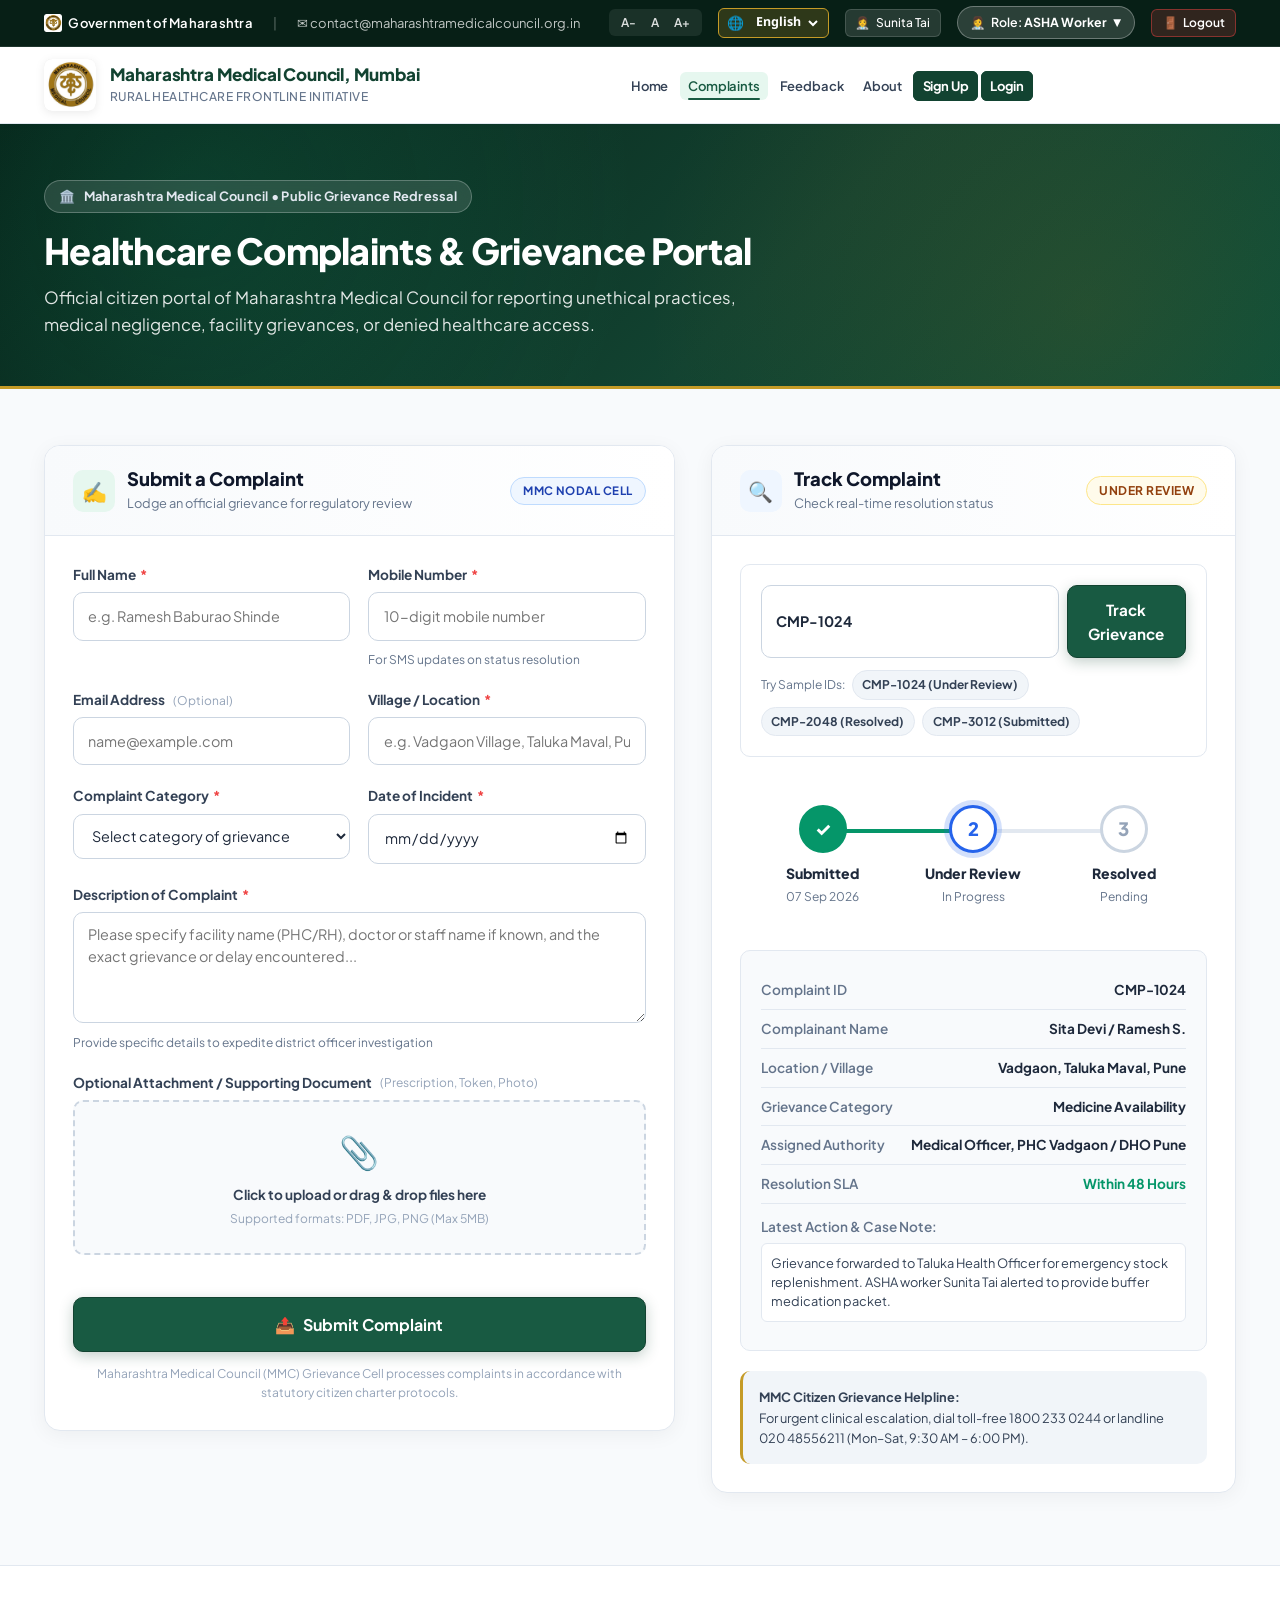
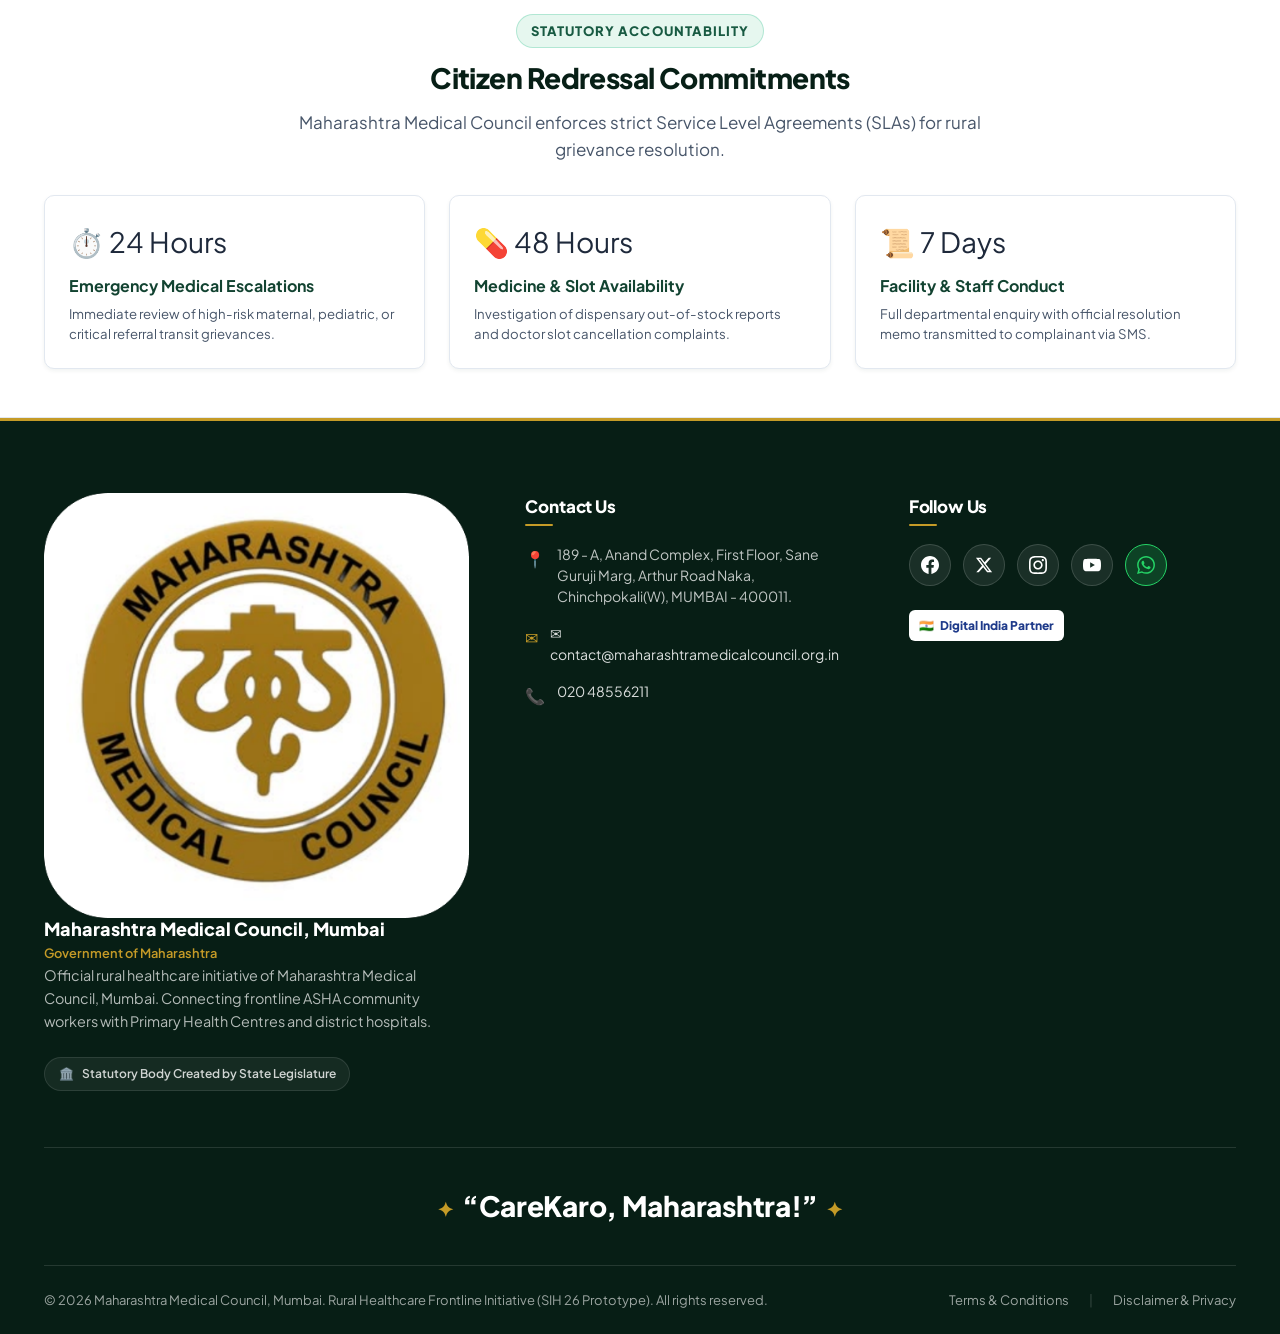
<file: complaints.html>
<!doctype html>
<html lang="en">
  <head>
    <meta charset="UTF-8" />
    <meta name="viewport" content="width=device-width, initial-scale=1.0" />
    <title data-i18n="page_title.complaints">Healthcare Grievance & Complaints Portal — Maharashtra Medical Council</title>
    <meta
      name="description"
      content="Official Public Grievance and Healthcare Complaints Portal of Maharashtra Medical Council, Mumbai. Submit and track healthcare service issues transparently." />

    <!-- Google Fonts -->
    <link rel="preconnect" href="https://fonts.googleapis.com" />
    <link rel="preconnect" href="https://fonts.gstatic.com" crossorigin />
    <link
      href="https://fonts.googleapis.com/css2?family=Inter:wght@400;500;600;700&family=Noto+Sans+Devanagari:wght@400;600;700;800&family=Plus+Jakarta+Sans:wght@500;600;700;800&display=swap"
      rel="stylesheet" />

    <!-- Stylesheet -->
    <link rel="stylesheet" href="css/styles.css" />
    <link rel="icon" type="image/png" href="assets/mmc_logo.png" />
  </head>
  <body>
    <!-- Top Utility Government Bar -->
    <div class="gov-topbar">
      <div class="container gov-topbar-content">
        <div class="gov-topbar-left">
          <span class="gov-badge">
            <img
              src="assets/mmc_logo.png"
              alt="Govt Emblem"
              class="gov-emblem-small" />
            <span data-i18n="gov.title">Government of Maharashtra</span>
          </span>
          <span style="opacity: 0.4">|</span>
          <a
            href="mailto:contact@maharashtramedicalcouncil.org.in"
            class="gov-contact-item">
            ✉ contact@maharashtramedicalcouncil.org.in
          </a>
        </div>
        <div class="gov-topbar-right">
          <div class="accessibility-controls" title="Adjust Text Size" data-i18n-title="gov.font_adjust">
            <button
              id="fontDecBtn"
              class="font-resize-btn"
              aria-label="Decrease Font Size">
              A-
            </button>
            <button
              id="fontResetBtn"
              class="font-resize-btn"
              aria-label="Reset Font Size">
              A
            </button>
            <button
              id="fontIncBtn"
              class="font-resize-btn"
              aria-label="Increase Font Size">
              A+
            </button>
          </div>
          <div class="lang-select-wrapper">
            <span class="lang-globe-icon" aria-hidden="true">🌐</span>
            <select
              id="langSelect"
              class="lang-select"
              aria-label="Select Language">
              <option value="en">English</option>
              <option value="hi">हिंदी</option>
              <option value="mr">मराठी</option>
            </select>
          </div>
          <div id="userSessionPill" class="gov-user-pill" style="display: none">
            <span id="userSessionRoleIcon">👩‍⚕️</span>
            <span id="userSessionName"><span data-i18n="common.default_user">User</span></span>
          </div>
          <button
            id="logoutBtn"
            class="gov-logout-btn"
            title="Sign out of prototype">
            <span>🚪</span> <span data-i18n="gov.logout">Logout</span>
          </button>
        </div>
      </div>
    </div>

    <!-- Official Main Navbar -->
    <header class="site-navbar">
      <div class="container navbar-container">
        <a href="index.html" class="brand-link" id="navBrandLink">
          <img
            src="assets/mmc_logo.png"
            alt="Maharashtra Medical Council Logo"
            class="brand-logo-img" />
          <div class="brand-text">
            <span class="brand-title" data-i18n="brand.title">Maharashtra Medical Council, Mumbai</span>
            <span class="brand-subtitle" data-i18n="brand.subtitle"
              >Rural Healthcare Frontline Initiative</span
            >
          </div>
        </a>

        <nav class="desktop-nav">
          <ul class="nav-menu">
            <li>
              <a href="index.html" class="nav-link" data-i18n="nav.home">Home</a>
            </li>
            <li>
              <a href="complaints.html" class="nav-link active" data-i18n="nav.complaints">Complaints</a>
            </li>
            <li>
              <a href="feedback.html" class="nav-link" data-i18n="nav.feedback">Feedback</a>
            </li>
            <li>
              <a href="about.html" class="nav-link" data-i18n="nav.about">About</a>
            </li>
            <li>
              <a href="login.html?tab=signup" class="nav-link" data-i18n="nav.signup">Sign Up</a>
            </li>
            <li>
              <a href="login.html?tab=login" class="nav-link" data-i18n="nav.login">Login</a>
            </li>
          </ul>
        </nav>

        <div style="display: flex; align-items: center; gap: 0.75rem">
          <button
            id="mobileNavToggle"
            class="mobile-nav-toggle"
            aria-label="Open Navigation Menu">
            <svg
              width="24"
              height="24"
              viewBox="0 0 24 24"
              fill="none"
              stroke="currentColor"
              stroke-width="2"
              stroke-linecap="round"
              stroke-linejoin="round">
              <line x1="3" y1="12" x2="21" y2="12"></line>
              <line x1="3" y1="6" x2="21" y2="6"></line>
              <line x1="3" y1="18" x2="21" y2="18"></line>
            </svg>
          </button>
        </div>
      </div>
    </header>

    <!-- Mobile Drawer -->
    <div id="mobileNavDrawer" class="mobile-nav-drawer">
      <div class="drawer-header">
        <div style="display: flex; align-items: center; gap: 0.5rem">
          <img
            src="assets/mmc_logo.png"
            alt="Logo"
            style="width: 36px; height: 36px" />
          <span
            style="
              font-weight: 800;
              font-size: 0.85rem;
              color: var(--color-primary-dark);
            "
            data-i18n="drawer.title"
            >MMC Mumbai</span
          >
        </div>
        <button
          id="drawerCloseBtn"
          style="font-size: 1.5rem; color: var(--color-slate-500)">
          &times;
        </button>
      </div>

      <div class="drawer-lang-section">
        <label for="drawerLangSelect" class="drawer-lang-label" data-i18n="gov.lang_select">Language / भाषा :</label>
        <div class="drawer-lang-wrapper">
          <span class="lang-globe-icon" aria-hidden="true">🌐</span>
          <select id="drawerLangSelect" class="drawer-lang-select" aria-label="Select Language">
            <option value="en">English</option>
            <option value="hi">हिंदी</option>
            <option value="mr">मराठी</option>
          </select>
        </div>
      </div>

      <ul class="drawer-links">
        <li>
          <a href="index.html" class="drawer-link" data-i18n="nav.home">Home</a>
        </li>
        <li>
          <a href="complaints.html" class="drawer-link active" data-i18n="nav.complaints">Complaints</a>
        </li>
        <li>
          <a href="feedback.html" class="drawer-link" data-i18n="nav.feedback">Feedback</a>
        </li>
        <li>
          <a href="about.html" class="drawer-link" data-i18n="nav.about">About</a>
        </li>
        <li>
          <a href="login.html?tab=signin" class="drawer-link" data-i18n="nav.signin">Sign In</a>
        </li>
        <li>
          <a href="login.html?tab=signup" class="drawer-link" data-i18n="nav.signup">Sign Up</a>
        </li>
        <li>
          <a href="login.html?tab=login" class="drawer-link" data-i18n="nav.login">Login</a>
        </li>
        <li id="drawerLogoutWrap" style="display: none">
          <a
            href="#"
            id="drawerLogoutBtn"
            class="drawer-link drawer-logout-link">
            <span>🚪</span> <span data-i18n="gov.logout">Sign Out</span>
          </a>
        </li>
      </ul>
      <div
        style="
          margin-top: auto;
          padding-top: 1.5rem;
          border-top: 1px solid var(--color-slate-200);
        ">
        <p
          style="
            font-size: 0.75rem;
            color: var(--color-slate-500);
            text-align: center;
          "
          data-i18n="drawer.tagline">
          Government of Maharashtra<br />Smart India Hackathon Prototype
        </p>
      </div>
    </div>

    <main>
      <!-- Page Hero Banner -->
      <section class="page-hero-banner">
        <div class="container">
          <div class="page-hero-content">
            <div class="page-hero-badge"><span>🏛️</span> <span data-i18n="comp.hero_badge">Maharashtra Medical Council • Public Grievance Redressal</span></div>
            <h1 class="page-hero-title" data-i18n="complaints.hero_title">
              Healthcare Complaints & Grievance Portal
            </h1>
            <p class="page-hero-subtitle" data-i18n="complaints.hero_subtitle">
              A transparent and responsive redressal system for rural citizens,
              patients, and frontline ASHA workers. Lodge grievances concerning
              primary health centres, doctor consultations, medicine supplies,
              or referrals and monitor resolution in real time.
            </p>
          </div>
        </div>
      </section>

      <!-- Main Content Section: Submit & Track Grid -->
      <section class="portal-section">
        <div class="container">
          <!-- Notification Toast Container -->
          <div id="toastNotification" class="toast-notification" role="alert">
            <span id="toastIcon">🔔</span>
            <span id="toastMessage" class="toast-text" data-i18n="common.notification_title">Notification</span>
          </div>

          <div class="portal-grid-2">
            <!-- Left Column: Submit a Complaint Form -->
            <div class="portal-card" id="submitComplaintCard">
              <div class="portal-card-header">
                <div class="portal-card-header-left">
                  <div class="portal-header-icon">✍️</div>
                  <div>
                    <h2 class="portal-card-title" data-i18n="complaints.sub_title">Submit a Complaint</h2>
                    <p class="portal-card-desc" data-i18n="complaints.sub_desc">
                      Lodge an official grievance for regulatory review
                    </p>
                  </div>
                </div>
                <span class="badge-status badge-blue" style="font-size: 0.72rem"
                   data-i18n="comp.cell_title">MMC Nodal Cell</span
                >
              </div>

              <div class="portal-card-body">
                <!-- Success Confirmation Message (Shown dynamically after submission) -->
                <div
                  id="complaintSuccessAlert"
                  class="confirmation-success-card"
                  style="display: none">
                  <div class="confirmation-success-icon">✓</div>
                  <h3 class="confirmation-success-title" data-i18n="complaints.success_title">
                    Complaint Submitted Successfully
                  </h3>
                  <div
                    class="confirmation-id-badge"
                    id="confirmedComplaintIdBadge" data-i18n="comp.reg_badge">
                    Complaint ID: CMP-1024
                  </div>
                  <p
                    class="confirmation-success-desc"
                    id="confirmedComplaintDesc" data-i18n="comp.reg_desc">
                    Your grievance has been officially registered with the MMC
                    District Healthcare Redressal Cell. An acknowledgment SMS
                    has been dispatched.
                  </p>
                  <div
                    style="
                      display: flex;
                      gap: 0.75rem;
                      justify-content: center;
                      flex-wrap: wrap;
                    ">
                    <button
                      id="viewInTrackerBtn"
                      class="btn-primary"
                      style="padding: 0.55rem 1.15rem; font-size: 0.85rem"
                      data-i18n="complaints.btn_track_complaint">
                      🔍 Track Complaint Status
                    </button>
                    <button
                      id="submitAnotherComplaintBtn"
                      class="btn-secondary"
                      style="padding: 0.55rem 1.15rem; font-size: 0.85rem"
                      data-i18n="complaints.btn_submit_another">
                      Submit Another Complaint
                    </button>
                  </div>
                </div>

                <!-- The Form -->
                <form id="complaintForm">
                  <div class="form-grid-2">
                    <!-- Full Name -->
                    <div class="form-group">
                      <label for="compFullName" class="form-label">
                        <span data-i18n="comp.lbl_full_name">Full Name</span> <span class="req">*</span>
                      </label>
                      <input
                        type="text"
                        id="compFullName"
                        name="fullName"
                        class="form-input"
                        placeholder="e.g. Ramesh Baburao Shinde"
                        required />
                    </div>

                    <!-- Mobile Number -->
                    <div class="form-group">
                      <label for="compMobile" class="form-label">
                        <span data-i18n="comp.lbl_mobile">Mobile Number</span> <span class="req">*</span>
                      </label>
                      <input
                        type="tel"
                        id="compMobile"
                        name="mobile"
                        class="form-input"
                        placeholder="10-digit mobile number"
                        pattern="[0-9]{10}"
                        maxlength="10"
                        required />
                      <span class="form-input-help"
                         data-i18n="comp.help_mobile">For SMS updates on status resolution</span
                      >
                    </div>
                  </div>

                  <div class="form-grid-2">
                    <!-- Email (Optional) -->
                    <div class="form-group">
                      <label for="compEmail" class="form-label">
                        <span data-i18n="comp.lbl_email">Email Address</span>
                        <span class="form-label-sub" data-i18n="auth.reg_no_optional">(Optional)</span>
                      </label>
                      <input
                        type="email"
                        id="compEmail"
                        name="email"
                        class="form-input"
                        placeholder="name@example.com" />
                    </div>

                    <!-- Village / Location -->
                    <div class="form-group">
                      <label for="compLocation" class="form-label">
                        <span data-i18n="comp.lbl_location">Village / Location</span> <span class="req">*</span>
                      </label>
                      <input
                        type="text"
                        id="compLocation"
                        name="location"
                        class="form-input"
                        placeholder="e.g. Vadgaon Village, Taluka Maval, Pune"
                        required />
                    </div>
                  </div>

                  <div class="form-grid-2">
                    <!-- Complaint Category -->
                    <div class="form-group">
                      <label for="compCategory" class="form-label">
                        <span data-i18n="comp.lbl_category">Complaint Category</span> <span class="req">*</span>
                      </label>
                      <select
                        id="compCategory"
                        name="category"
                        class="form-select"
                        required>
                        <option value="" disabled selected data-i18n="comp.opt_select_cat">
                          Select category of grievance
                        </option>
                        <option value="Appointment Issue" data-i18n="comp.opt_appointment">
                          Appointment Issue
                        </option>
                        <option value="Healthcare Service" data-i18n="comp.opt_healthcare">
                          Healthcare Service
                        </option>
                        <option value="Referral Issue" data-i18n="comp.opt_referral">Referral Issue</option>
                        <option value="Medicine Availability" data-i18n="comp.opt_medicine">
                          Medicine Availability
                        </option>
                        <option value="Diagnostic Service" data-i18n="comp.opt_diagnostic">
                          Diagnostic Service
                        </option>
                        <option value="Staff/Facility Issue" data-i18n="comp.opt_staff">
                          Staff / Facility Issue
                        </option>
                        <option value="Other" data-i18n="comp.opt_other">Other</option>
                      </select>
                    </div>

                    <!-- Date of Incident -->
                    <div class="form-group">
                      <label for="compIncidentDate" class="form-label">
                        <span data-i18n="comp.lbl_incident_date">Date of Incident</span> <span class="req">*</span>
                      </label>
                      <input
                        type="date"
                        id="compIncidentDate"
                        name="incidentDate"
                        class="form-input"
                        required />
                    </div>
                  </div>

                  <!-- Description of Complaint -->
                  <div class="form-group">
                    <label for="compDescription" class="form-label">
                      <span data-i18n="comp.lbl_description">Description of Complaint</span> <span class="req">*</span>
                    </label>
                    <textarea
                      id="compDescription"
                      name="description"
                      class="form-textarea"
                      placeholder="Please specify facility name (PHC/RH), doctor or staff name if known, and the exact grievance or delay encountered..."
                      rows="4"
                      required></textarea>
                    <span class="form-input-help"
                       data-i18n="comp.help_desc">Provide specific details to expedite district officer
                      investigation</span
                    >
                  </div>

                  <!-- Optional Attachment / Upload Area -->
                  <div class="form-group">
                    <label class="form-label">
                      <span data-i18n="comp.lbl_attachment">Optional Attachment / Supporting Document</span>
                      <span class="form-label-sub" data-i18n="comp.sub_attachment">(Prescription, Token, Photo)</span>
                    </label>
                    <div class="upload-dropzone" id="compUploadZone">
                      <input
                        type="file"
                        id="compFileInput"
                        style="display: none"
                        accept=".pdf,.png,.jpg,.jpeg" />
                      <div class="upload-dropzone-icon">📎</div>
                      <div class="upload-dropzone-text" data-i18n="comp.upload_drop">
                        Click to upload or drag & drop files here
                      </div>
                      <div class="upload-dropzone-hint" data-i18n="comp.upload_formats">
                        Supported formats: PDF, JPG, PNG (Max 5MB)
                      </div>
                    </div>
                    <!-- Attached File Preview List -->
                    <div class="file-list-preview" id="compFileList"></div>
                  </div>

                  <!-- Submit Button -->
                  <div style="margin-top: 1.5rem">
                    <button
                      type="submit"
                      id="submitComplaintBtn"
                      class="btn-primary"
                      style="
                        width: 100%;
                        justify-content: center;
                        font-size: 1rem;
                        padding: 0.85rem;
                      ">
                      <span>📤</span> <span data-i18n="comp.btn_submit">Submit Complaint</span>
                    </button>
                  </div>

                  <p
                    style="
                      font-size: 0.75rem;
                      color: var(--color-slate-400);
                      text-align: center;
                      margin-top: 0.75rem;
                    " data-i18n="comp.disclaimer">
                    Maharashtra Medical Council (MMC) Grievance Cell processes
                    complaints in accordance with statutory citizen charter
                    protocols.
                  </p>
                </form>
              </div>
            </div>

            <!-- Right Column: Track Complaint Status -->
            <div class="portal-card" id="trackComplaintSection">
              <div class="portal-card-header">
                <div class="portal-card-header-left">
                  <div
                    class="portal-header-icon"
                    style="background: #eff6ff; color: #2563eb">
                    🔍
                  </div>
                  <div>
                    <h2 class="portal-card-title" data-i18n="complaints.track_heading">Track Complaint</h2>
                    <p class="portal-card-desc" data-i18n="complaints.track_sub">
                      Check real-time resolution status
                    </p>
                  </div>
                </div>
                <span id="trackerCurrentBadge" class="badge-status badge-yellow" data-i18n="comp.track_status_review">Under Review</span>
              </div>

              <div class="portal-card-body">
                <!-- Tracking Search Bar -->
                <div class="tracking-search-box">
                  <div class="tracking-input-flex">
                    <input
                      type="text"
                      id="trackIdInput"
                      class="form-input"
                      data-i18n-placeholder="complaints.track_ph"
                      placeholder="Enter Complaint ID (e.g. CMP-1024)"
                      value="CMP-1024"
                      style="font-weight: 700; text-transform: uppercase" />
                    <button
                      type="button"
                      id="trackSearchBtn"
                      class="btn-primary"
                      style="padding: 0.7rem 1.15rem"
                      data-i18n="complaints.track_btn">
                      Track
                    </button>
                  </div>

                  <!-- Quick Sample Selector Chips -->
                  <div class="sample-ids-strip">
                    <span data-i18n="complaints.sample_ids">Try Sample IDs:</span>
                    <button
                      type="button"
                      class="sample-id-btn"
                      data-id="CMP-1024"
                      data-status="review" data-i18n="comp.sample1">
                      CMP-1024 (Under Review)
                    </button>
                    <button
                      type="button"
                      class="sample-id-btn"
                      data-id="CMP-2048"
                      data-status="resolved" data-i18n="comp.sample2">
                      CMP-2048 (Resolved)
                    </button>
                    <button
                      type="button"
                      class="sample-id-btn"
                      data-id="CMP-3012"
                      data-status="submitted" data-i18n="comp.sample3">
                      CMP-3012 (Submitted)
                    </button>
                  </div>
                </div>

                <!-- 3-Stage Complaint Status Interface: Submitted -> Under Review -> Resolved -->
                <div class="stepper-3-container">
                  <div class="stepper-3-rail">
                    <div class="stepper-3-line-bg">
                      <div
                        class="stepper-3-line-fill"
                        id="stepperFillLine"
                        style="width: 50%"></div>
                    </div>

                    <!-- Step 1: Submitted -->
                    <div
                      class="stepper-3-node completed"
                      id="stepNodeSubmitted">
                      <div class="stepper-3-bubble" id="stepBubbleSubmitted">
                        ✓
                      </div>
                      <span class="stepper-3-title" data-i18n="comp.track_status_submitted">Submitted</span>
                      <span class="stepper-3-sub" id="stepSubSubmitted"
                        >07 Sep 2026</span
                      >
                    </div>

                    <!-- Step 2: Under Review -->
                    <div class="stepper-3-node active" id="stepNodeReview">
                      <div class="stepper-3-bubble" id="stepBubbleReview">
                        2
                      </div>
                      <span class="stepper-3-title" data-i18n="comp.track_status_review" data-i18n="comp.track_status_review">Under Review</span>
                      <span class="stepper-3-sub" id="stepSubReview"
                         data-i18n="comp.step_in_prog">In Progress</span
                      >
                    </div>

                    <!-- Step 3: Resolved -->
                    <div class="stepper-3-node" id="stepNodeResolved">
                      <div class="stepper-3-bubble" id="stepBubbleResolved">
                        3
                      </div>
                      <span class="stepper-3-title" data-i18n="comp.track_status_resolved">Resolved</span>
                      <span class="stepper-3-sub" id="stepSubResolved"
                         data-i18n="comp.step_pending">Pending</span
                      >
                    </div>
                  </div>
                </div>

                <!-- Live Complaint Details Card -->
                <div class="tracking-detail-card" id="trackingDetailsCard">
                  <div class="tracking-detail-row">
                    <span class="tracking-detail-key" data-i18n="comp.th_id">Complaint ID</span>
                    <span class="tracking-detail-val" id="trackDetailId"
                      >CMP-1024</span
                    >
                  </div>
                  <div class="tracking-detail-row">
                    <span class="tracking-detail-key" data-i18n="comp.th_name">Complainant Name</span>
                    <span class="tracking-detail-val" id="trackDetailName"
                      >Sita Devi / Ramesh S.</span
                    >
                  </div>
                  <div class="tracking-detail-row">
                    <span class="tracking-detail-key" data-i18n="comp.th_loc">Location / Village</span>
                    <span class="tracking-detail-val" id="trackDetailLocation"
                      >Vadgaon, Taluka Maval, Pune</span
                    >
                  </div>
                  <div class="tracking-detail-row">
                    <span class="tracking-detail-key" data-i18n="comp.th_cat">Grievance Category</span>
                    <span class="tracking-detail-val" id="trackDetailCat"
                       data-i18n="nav.medicines">Medicine Availability</span
                    >
                  </div>
                  <div class="tracking-detail-row">
                    <span class="tracking-detail-key" data-i18n="comp.th_auth">Assigned Authority</span>
                    <span class="tracking-detail-val" id="trackDetailAuthority"
                      >Medical Officer, PHC Vadgaon / DHO Pune</span
                    >
                  </div>
                  <div class="tracking-detail-row">
                    <span class="tracking-detail-key" data-i18n="comp.th_sla">Resolution SLA</span>
                    <span
                      class="tracking-detail-val"
                      id="trackDetailSLA"
                      style="color: var(--color-primary-healthcare)"
                      ><span data-i18n="comp.sla_48h" data-i18n="comp.sla_48h">Within 48 Hours</span></span
                    >
                  </div>
                  <div
                    class="tracking-detail-row"
                    style="
                      flex-direction: column;
                      align-items: flex-start;
                      gap: 0.35rem;
                      padding-top: 0.75rem;
                    ">
                    <span class="tracking-detail-key"
                       data-i18n="comp.th_notes">Latest Action & Case Note:</span
                    >
                    <p
                      id="trackDetailNotes"
                      style="
                        font-size: 0.8rem;
                        color: var(--color-slate-700);
                        line-height: 1.5;
                        margin: 0;
                        background: #ffffff;
                        padding: 0.6rem;
                        border-radius: var(--radius-sm);
                        border: 1px solid var(--color-slate-200);
                        width: 100%;
                      " data-i18n="comp.case_note_text">
                      Grievance forwarded to Taluka Health Officer for emergency
                      stock replenishment. ASHA worker Sunita Tai alerted to
                      provide buffer medication packet.
                    </p>
                  </div>
                </div>

                <!-- Official Helpdesk & Toll-Free Contact Notice -->
                <div
                  style="
                    margin-top: 1.25rem;
                    padding: 1rem;
                    background: #f1f5f9;
                    border-radius: var(--radius-md);
                    border-left: 3px solid var(--color-gold-bright);
                    font-size: 0.8rem;
                    color: var(--color-slate-700);
                  ">
                  <strong data-i18n="comp.helpline_callout">MMC Citizen Grievance Helpline:</strong><br />
                  <span data-i18n="comp.helpline_full">For urgent clinical escalation, dial toll-free 1800 233 0244 or landline 020 48556211 (Mon–Sat, 9:30 AM – 6:00 PM).</span>
                </div>
              </div>
            </div>
          </div>
        </div>
      </section>

      <!-- Council Redressal Commitment & Charter Section -->
      <section class="section section-alt" style="padding: 3rem 0">
        <div class="container">
          <div class="section-header" style="margin-bottom: 2rem">
            <span class="section-tag" data-i18n="comp.statutory_acc">Statutory Accountability</span>
            <h2 class="section-title" style="font-size: 1.75rem" data-i18n="comp.sla_title">
              Citizen Redressal Commitments
            </h2>
            <p class="section-subtitle" data-i18n="comp.sla_desc">
              Maharashtra Medical Council enforces strict Service Level
              Agreements (SLAs) for rural grievance resolution.
            </p>
          </div>

          <div
            style="
              display: grid;
              grid-template-columns: repeat(auto-fit, minmax(260px, 1fr));
              gap: 1.5rem;
            ">
            <div
              style="
                background: #ffffff;
                padding: 1.5rem;
                border-radius: var(--radius-md);
                border: 1px solid var(--color-slate-200);
                box-shadow: var(--shadow-sm);
              ">
              <div style="font-size: 1.75rem; margin-bottom: 0.5rem" data-i18n="comp.sla1_time">
                ⏱️ 24 Hours
              </div>
              <h4
                style="
                  font-size: 1rem;
                  font-weight: 700;
                  color: var(--color-primary-dark);
                  margin-bottom: 0.35rem;
                "
                data-i18n="complaints.commit_emer">
                Emergency Medical Escalations
              </h4>
              <p
                style="
                  font-size: 0.825rem;
                  color: var(--color-slate-600);
                  line-height: 1.5;
                " data-i18n="comp.sla1_desc">
                Immediate review of high-risk maternal, pediatric, or critical
                referral transit grievances.
              </p>
            </div>

            <div
              style="
                background: #ffffff;
                padding: 1.5rem;
                border-radius: var(--radius-md);
                border: 1px solid var(--color-slate-200);
                box-shadow: var(--shadow-sm);
              ">
              <div style="font-size: 1.75rem; margin-bottom: 0.5rem" data-i18n="comp.sla2_time">
                💊 48 Hours
              </div>
              <h4
                style="
                  font-size: 1rem;
                  font-weight: 700;
                  color: var(--color-primary-dark);
                  margin-bottom: 0.35rem;
                "
                data-i18n="complaints.commit_stock">
                Medicine & Slot Availability
              </h4>
              <p
                style="
                  font-size: 0.825rem;
                  color: var(--color-slate-600);
                  line-height: 1.5;
                " data-i18n="comp.sla2_desc">
                Investigation of dispensary out-of-stock reports and doctor slot
                cancellation complaints.
              </p>
            </div>

            <div
              style="
                background: #ffffff;
                padding: 1.5rem;
                border-radius: var(--radius-md);
                border: 1px solid var(--color-slate-200);
                box-shadow: var(--shadow-sm);
              ">
              <div style="font-size: 1.75rem; margin-bottom: 0.5rem" data-i18n="comp.sla3_time">
                📜 7 Days
              </div>
              <h4
                style="
                  font-size: 1rem;
                  font-weight: 700;
                  color: var(--color-primary-dark);
                  margin-bottom: 0.35rem;
                "
                data-i18n="complaints.commit_conduct">
                Facility & Staff Conduct
              </h4>
              <p
                style="
                  font-size: 0.825rem;
                  color: var(--color-slate-600);
                  line-height: 1.5;
                " data-i18n="comp.sla3_desc">
                Full departmental enquiry with official resolution memo
                transmitted to complainant via SMS.
              </p>
            </div>
          </div>
        </div>
      </section>
    </main>

    <!-- Official Footer -->
    <footer class="site-footer">
      <div class="container">
        <div class="footer-top-grid">
          <!-- FOOTER AREA 1 — MMC IDENTITY -->
          <div class="footer-brand-col">
            <div class="footer-brand-identity">
              <img
                src="assets/mmc_logo.png"
                alt="Maharashtra Medical Council Emblem"
                class="footer-emblem-img" />
              <div class="footer-brand-text">
                <h3 data-i18n="brand.title">Maharashtra Medical Council, Mumbai</h3>
                <p data-i18n="footer.gov_maha">Government of Maharashtra</p>
              </div>
            </div>
            <p class="footer-org-desc" data-i18n="footer.desc">
              Working towards accessible, connected and better healthcare for
              communities across Maharashtra.
            </p>
            <div class="gov-badge-seal">
              <span>🏛️</span>
              <span data-i18n="footer.statutory_body">Statutory Body Created by State Legislature</span>
            </div>
          </div>

          <!-- FOOTER AREA 2 — CONTACT -->
          <div class="footer-contact-col">
            <h4 class="footer-col-title" data-i18n="footer.contact_us">Contact Us</h4>
            <ul class="footer-contact-list">
              <li class="footer-contact-item">
                <span class="footer-contact-icon">📍</span>
                <span
                   data-i18n="common.office_address">189 - A, Anand Complex, First Floor, Sane Guruji Marg, Arthur
                  Road Naka, Chinchpokali(W), MUMBAI - 400011.</span
                >
              </li>
              <li class="footer-contact-item">
                <span class="footer-contact-icon">✉</span>
                <a href="mailto:contact@maharashtramedicalcouncil.org.in" class="footer-contact-link" data-i18n="common.contact_email">contact@maharashtramedicalcouncil.org.in</a>
              </li>
              <li class="footer-contact-item">
                <span class="footer-contact-icon">📞</span>
                <a href="tel:02048556211" class="footer-contact-link" data-i18n="common.phone">020 48556211</a>
              </li>
            </ul>
          </div>

          <!-- FOOTER AREA 3 — FOLLOW US -->
          <div class="footer-follow-col">
            <h4 class="footer-col-title" data-i18n="footer.follow_us">Follow Us</h4>
            <div class="footer-social-grid">
              <a
                href="https://www.facebook.com/people/Maharashtra-Medical-Council/61576475698311/"
                target="_blank"
                rel="noopener noreferrer"
                class="social-circle-btn"
                aria-label="Facebook">
                <svg
                  width="18"
                  height="18"
                  fill="currentColor"
                  viewBox="0 0 24 24">
                  <path
                    d="M24 12.073c0-6.627-5.373-12-12-12s-12 5.373-12 12c0 5.99 4.388 10.954 10.125 11.854v-8.385H7.078v-3.47h3.047V9.43c0-3.007 1.792-4.669 4.533-4.669 1.312 0 2.686.235 2.686.235v2.953H15.83c-1.491 0-1.956.925-1.956 1.874v2.25h3.328l-.532 3.47h-2.796v8.385C19.612 23.027 24 18.062 24 12.073z" />
                </svg>
              </a>
              <a
                href="https://x.com/MMC_Maharashtra"
                target="_blank"
                rel="noopener noreferrer"
                class="social-circle-btn"
                aria-label="Twitter X">
                <svg
                  width="18"
                  height="18"
                  fill="currentColor"
                  viewBox="0 0 24 24">
                  <path
                    d="M18.244 2.25h3.308l-7.227 8.26 8.502 11.24H16.17l-5.214-6.817L4.99 21.75H1.68l7.73-8.835L1.254 2.25H8.08l4.713 6.231zm-1.161 17.52h1.833L7.084 4.126H5.117z" />
                </svg>
              </a>
              <a
                href="https://www.instagram.com/maharashtramedicalcouncil"
                target="_blank"
                rel="noopener noreferrer"
                class="social-circle-btn"
                aria-label="Instagram">
                <svg
                  width="18"
                  height="18"
                  fill="currentColor"
                  viewBox="0 0 24 24">
                  <path
                    d="M12 2.163c3.204 0 3.584.012 4.85.07 3.252.148 4.771 1.691 4.919 4.919.058 1.265.069 1.645.069 4.849 0 3.205-.012 3.584-.069 4.849-.149 3.225-1.664 4.771-4.919 4.919-1.266.058-1.644.07-4.85.07-3.204 0-3.584-.012-4.849-.07-3.26-.149-4.771-1.699-4.919-4.92-.058-1.265-.07-1.644-.07-4.849 0-3.204.013-3.583.07-4.849.149-3.227 1.664-4.771 4.919-4.919 1.266-.057 1.645-.069 4.849-.069zm0-2.163c-3.259 0-3.667.014-4.947.072-4.358.2-6.78 2.618-6.98 6.98-.059 1.281-.073 1.689-.073 4.948 0 3.259.014 3.668.072 4.948.2 4.358 2.618 6.78 6.98 6.98 1.281.058 1.689.072 4.948.072 3.259 0 3.668-.014 4.948-.072 4.354-.2 6.782-2.618 6.979-6.98.059-1.28.073-1.689.073-4.948 0-3.259-.014-3.667-.072-4.947-.196-4.354-2.617-6.78-6.979-6.98-1.281-.059-1.69-.073-4.949-.073zm0 5.838c-3.403 0-6.162 2.759-6.162 6.162s2.759 6.163 6.162 6.163 6.162-2.759 6.162-6.163c0-3.403-2.759-6.162-6.162-6.162zm0 10.162c-2.209 0-4-1.79-4-4 0-2.209 1.791-4 4-4s4 1.791 4 4c0 2.21-1.791 4-4 4zm6.406-11.845c-.796 0-1.441.645-1.441 1.44s.645 1.44 1.441 1.44c.795 0 1.439-.645 1.439-1.44s-.644-1.44-1.439-1.44z" />
                </svg>
              </a>
              <a
                href="http://www.youtube.com/@MaharashtraMedicalCouncil_MMC"
                target="_blank"
                rel="noopener noreferrer"
                class="social-circle-btn"
                aria-label="YouTube">
                <svg
                  width="18"
                  height="18"
                  fill="currentColor"
                  viewBox="0 0 24 24">
                  <path
                    d="M23.498 6.186a3.016 3.016 0 0 0-2.122-2.136C19.505 3.545 12 3.545 12 3.545s-7.505 0-9.377.505A3.017 3.017 0 0 0 .502 6.186C0 8.07 0 12 0 12s0 3.93.502 5.814a3.016 3.016 0 0 0 2.122 2.136c1.871.505 9.376.505 9.376.505s7.505 0 9.377-.505a3.015 3.015 0 0 0 2.122-2.136C24 15.93 24 12 24 12s0-3.93-.502-5.814zM9.545 15.568V8.432L15.818 12l-6.273 3.568z" />
                </svg>
              </a>
              <a
                href="https://api.whatsapp.com/send/?phone=9152722353&text=Hi&type=phone_number&app_absent=0"
                target="_blank"
                rel="noopener noreferrer"
                class="social-circle-btn"
                aria-label="WhatsApp"
                style="
                  background: rgba(37, 211, 102, 0.2);
                  border-color: #25d366;
                ">
                <svg width="18" height="18" fill="#25d366" viewBox="0 0 24 24">
                  <path
                    d="M.057 24l1.687-6.163c-1.041-1.804-1.588-3.849-1.587-5.946.003-6.556 5.338-11.891 11.893-11.891 3.181.001 6.167 1.24 8.413 3.488 2.245 2.248 3.481 5.236 3.48 8.414-.003 6.557-5.338 11.892-11.893 11.892-1.99-.001-3.951-.5-5.688-1.448l-6.305 1.654zm6.597-3.807c1.676.995 3.276 1.591 5.392 1.592 5.448 0 9.886-4.434 9.889-9.885.002-5.462-4.415-9.89-9.881-9.892-5.452 0-9.887 4.434-9.889 9.884-.001 2.225.651 3.891 1.746 5.634l-.999 3.648 3.742-.981zm11.387-5.464c-.074-.124-.272-.198-.57-.347-.297-.149-1.758-.868-2.031-.967-.272-.099-.47-.149-.669.149-.198.297-.768.967-.941 1.165-.173.198-.347.223-.644.074-.297-.149-1.255-.462-2.39-1.475-.883-.788-1.48-1.761-1.653-2.059-.173-.297-.018-.458.13-.606.134-.133.297-.347.446-.521.151-.172.2-.296.3-.495.099-.198.05-.372-.025-.521-.075-.148-.669-1.611-.916-2.206-.242-.579-.487-.501-.669-.51l-.57-.01c-.198 0-.52.074-.792.372s-1.04 1.016-1.04 2.479 1.065 2.876 1.213 3.074c.149.198 2.095 3.2 5.076 4.487.709.306 1.263.489 1.694.626.712.226 1.36.194 1.872.118.571-.085 1.758-.719 2.006-1.413.248-.695.248-1.29.173-1.414z" />
                </svg>
              </a>
            </div>

            <div class="official-stamp-row">
              <span class="gov-digital-india">
                <span>🇮🇳</span> <span data-i18n="common.digital_india">Digital India Partner</span>
              </span>
            </div>
          </div>
        </div>

        <div class="footer-tagline-strip">
          <h2 class="footer-tagline-text" data-i18n="footer.tagline">“CareKaro, Maharashtra!”</h2>
        </div>

        <div class="footer-bottom-bar">
          <div data-i18n="footer.copyright">
            © 2026 Maharashtra Medical Council, Mumbai. All Rights Reserved.
          </div>
          <div class="footer-bottom-links">
            <a href="about.html" target="_blank" class="footer-bottom-link" data-i18n="footer.terms"
              >Terms & Conditions</a
            >
            <span style="opacity: 0.3">|</span>
            <a href="about.html" target="_blank" class="footer-bottom-link" data-i18n="footer.privacy"
              >Disclaimer & Privacy</a
            >
          </div>
        </div>
      </div>
    </footer>

    <script src="js/translations.js"></script>
    <script src="js/app.js"></script>
  </body>
</html>
</file>
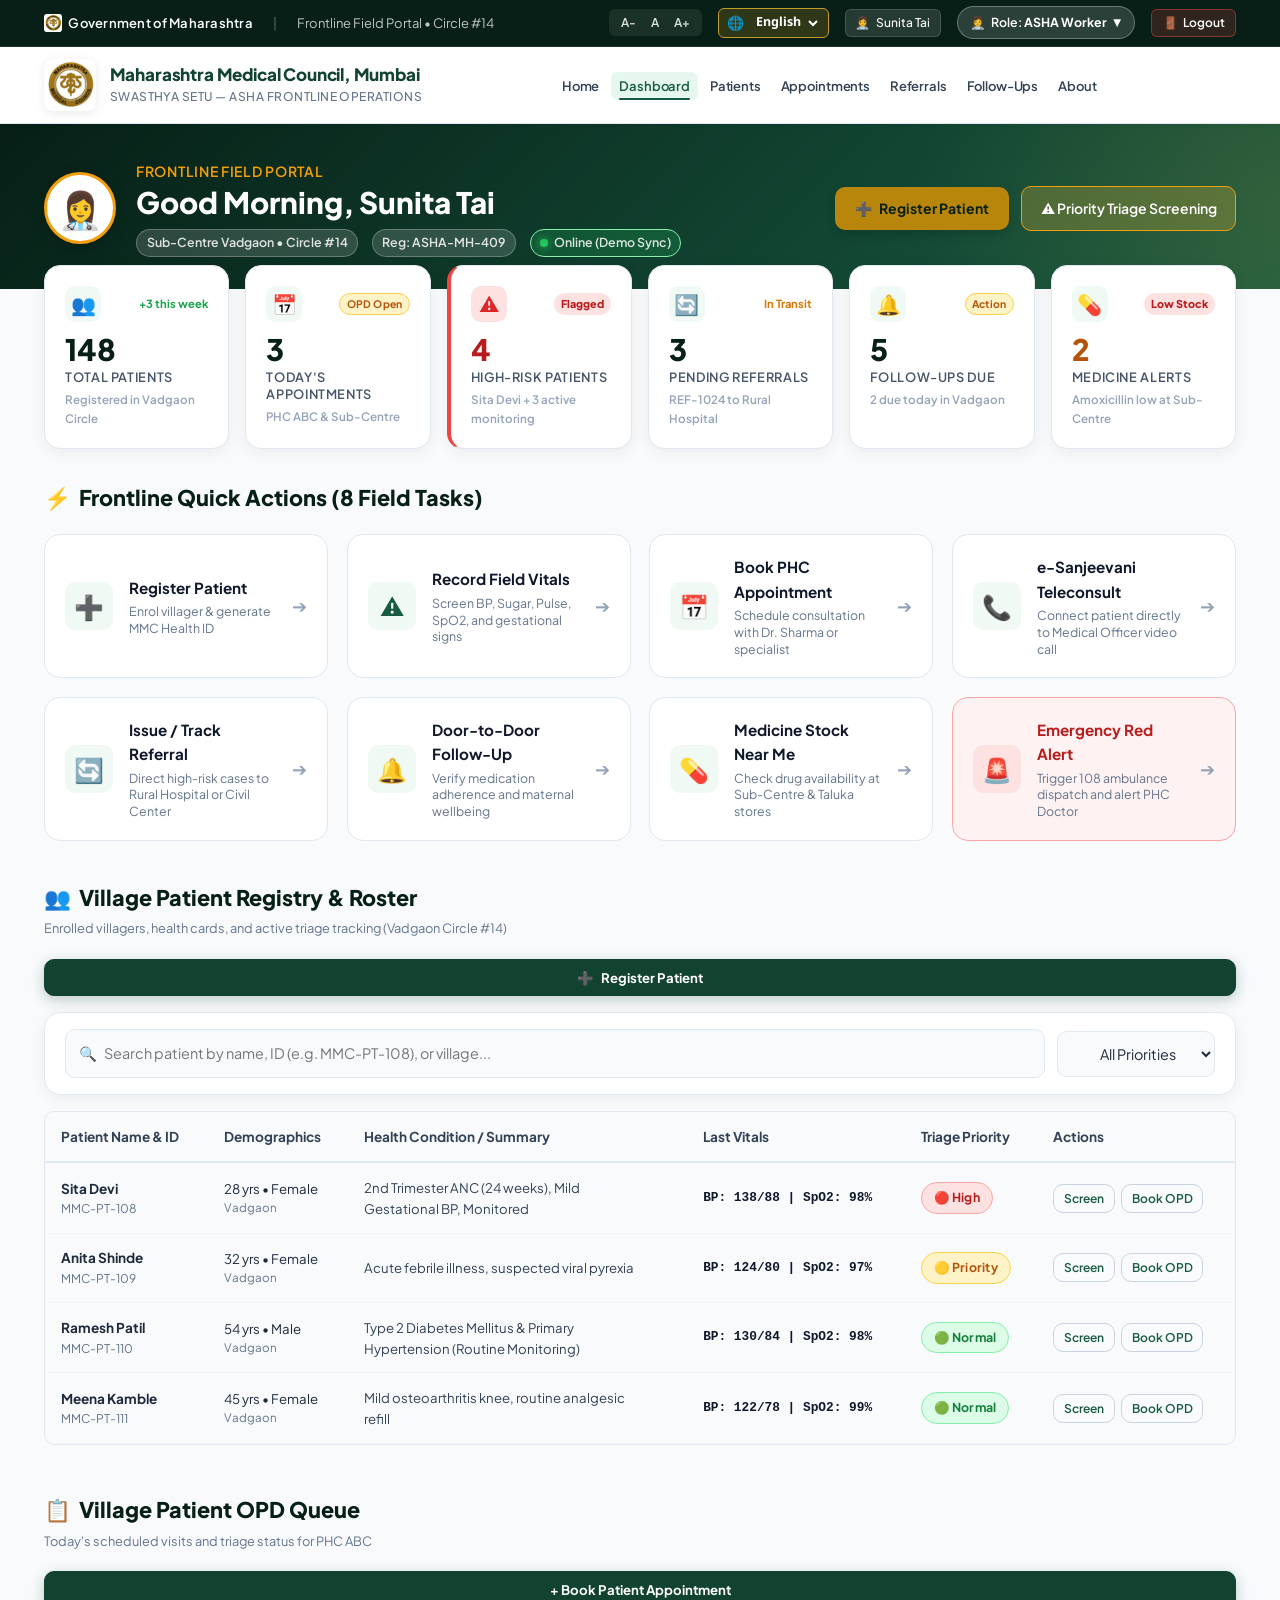
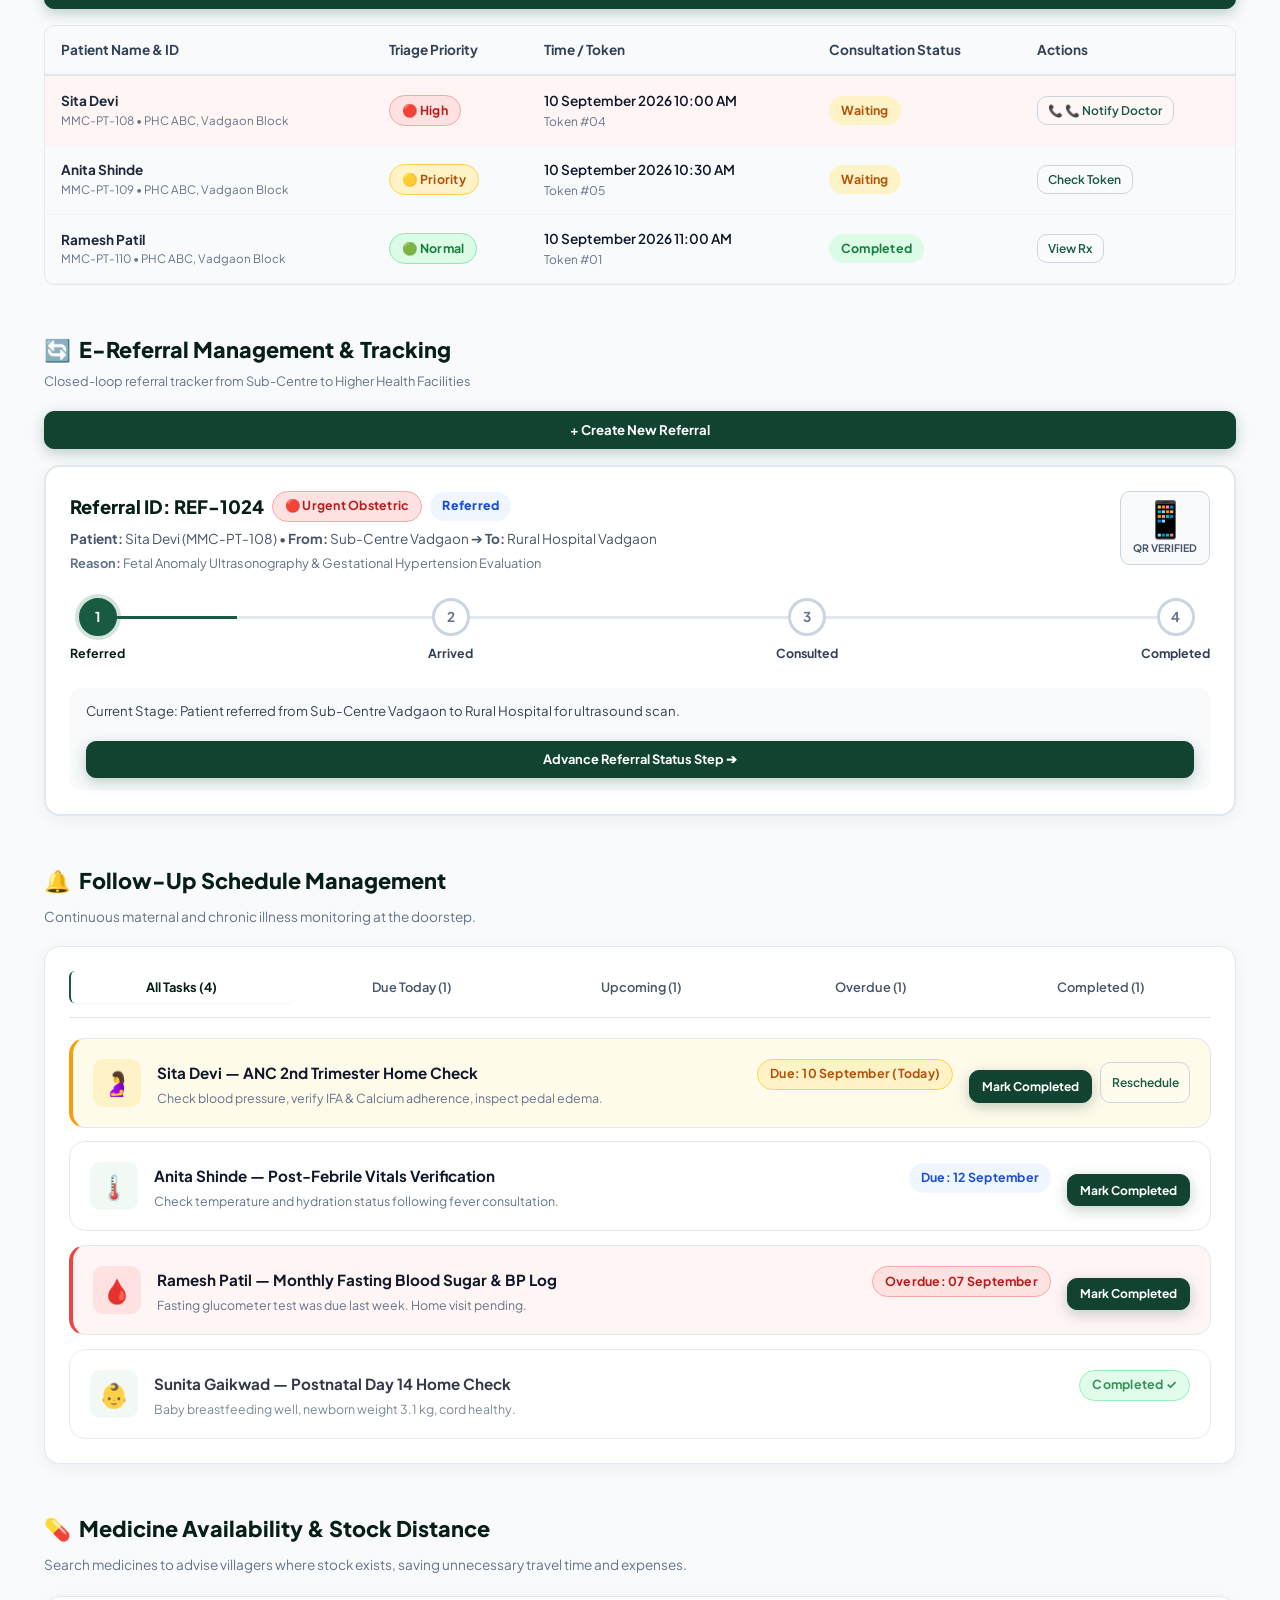
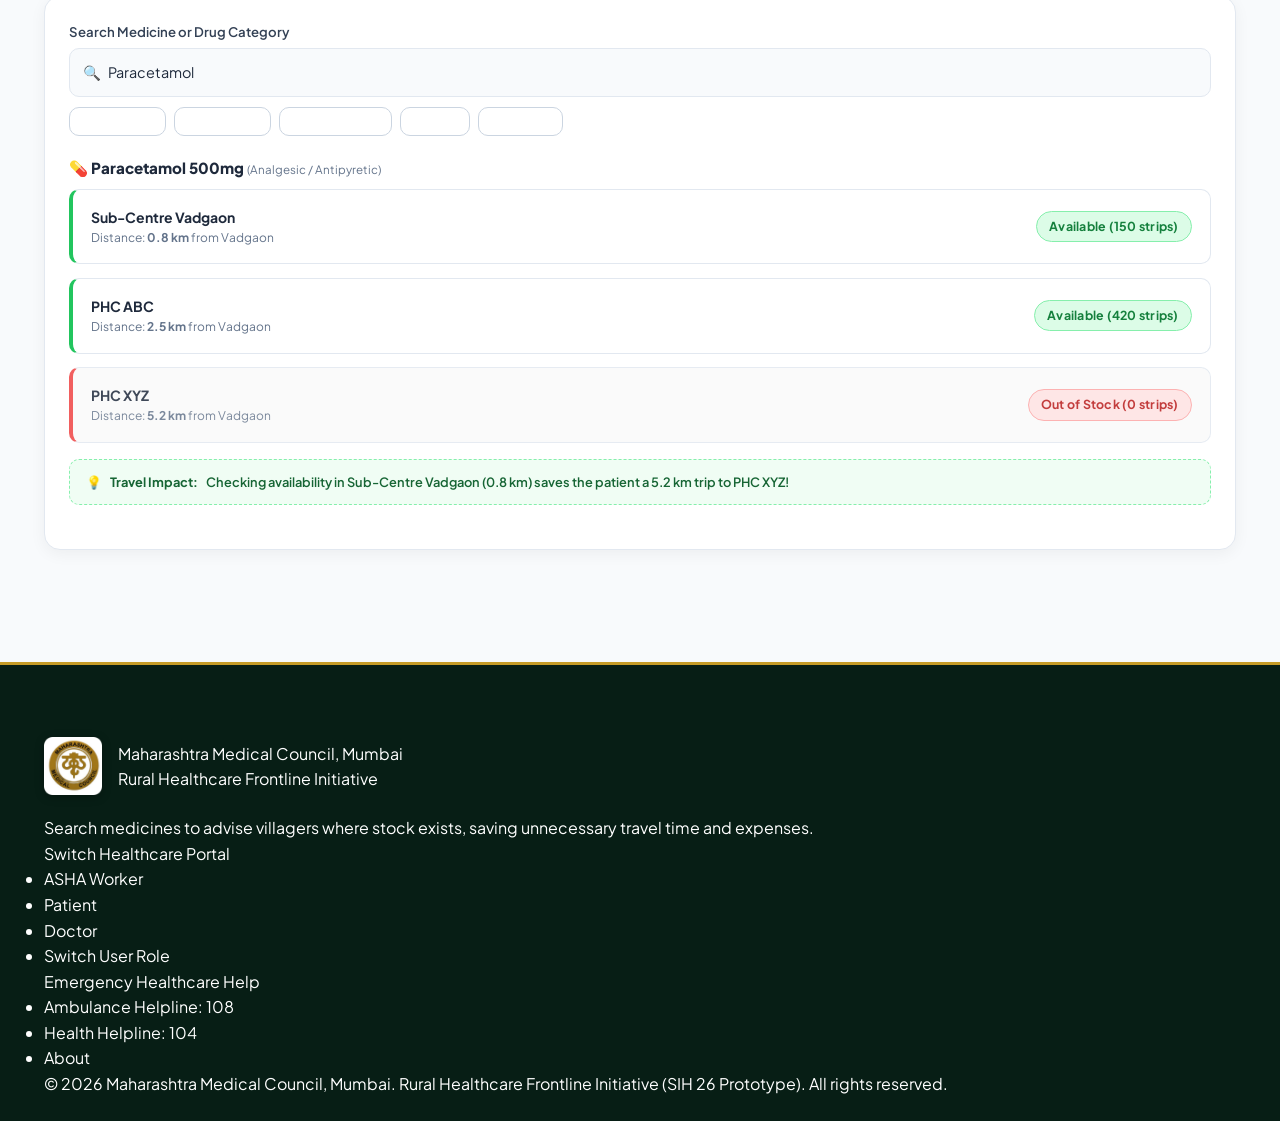
<file: dashboard.html>
<!DOCTYPE html>
<html lang="en">
  <head>
    <meta charset="UTF-8" />
    <meta http-equiv="refresh" content="0; url=login.html" />
    <title>Redirecting to Healthcare Dashboard...</title>
    <script>
      (function() {
        const sessionRole = localStorage.getItem('userRole') || sessionStorage.getItem('userRole') || sessionStorage.getItem('mmc_user_role') || localStorage.getItem('mmc_user_role') || 'asha';
        if (sessionRole === 'doctor') {
          window.location.replace('doctor-dashboard.html');
        } else if (sessionRole === 'asha') {
          window.location.replace('asha-dashboard.html');
        } else if (sessionRole === 'patient') {
          window.location.replace('patient-dashboard.html');
        } else {
          window.location.replace('login.html');
        }
      })();
    </script>
  </head>
  <body>
    <p>Redirecting to Maharashtra Medical Council Healthcare Portal... <a href="login.html">Click here</a></p>
  </body>
</html>
</file>
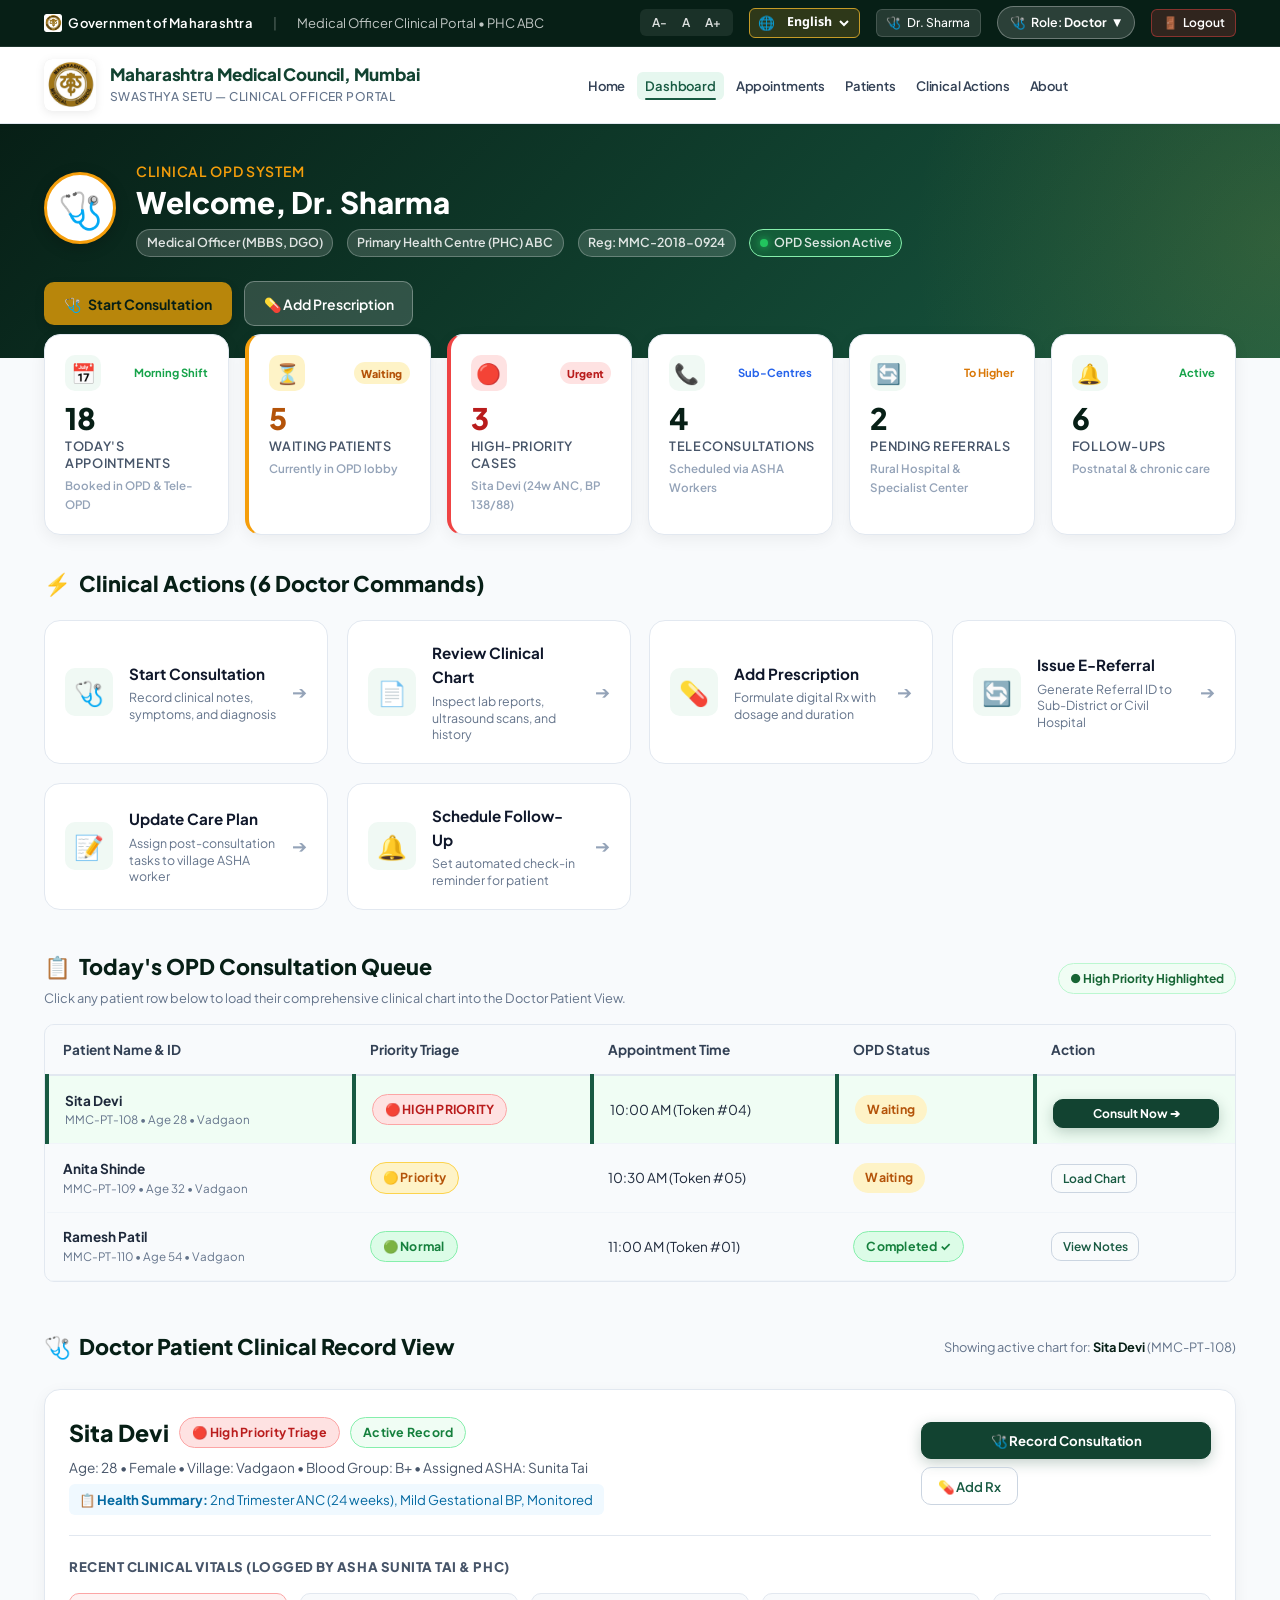
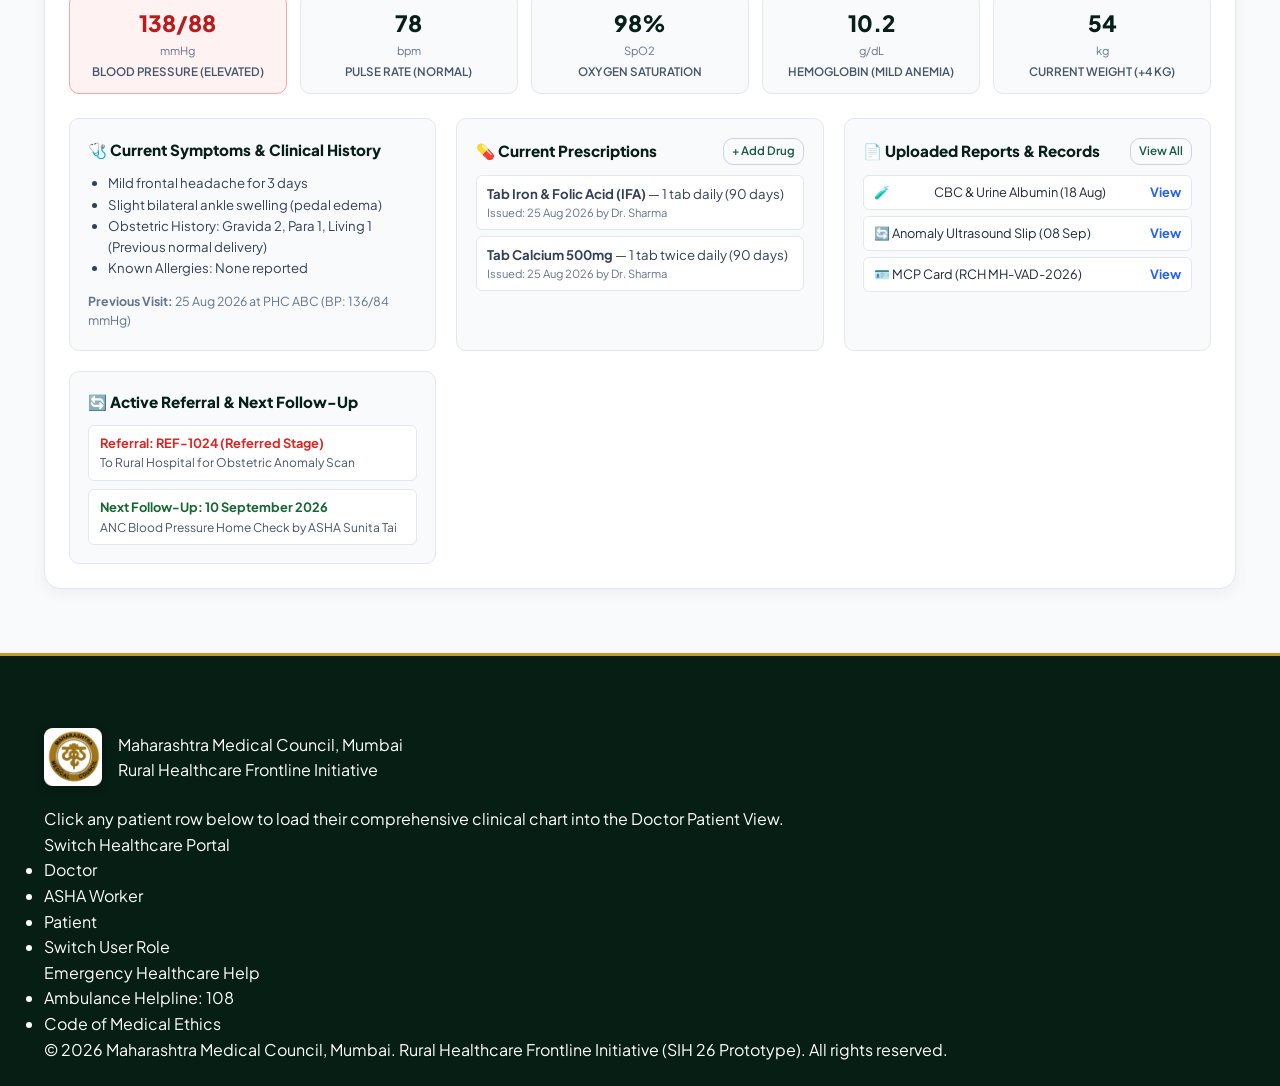
<file: doctor-dashboard.html>
<!doctype html>
<html lang="en">
  <head>
    <meta charset="UTF-8" />
    <meta name="viewport" content="width=device-width, initial-scale=1.0" />
    <title data-i18n="page_title.doctor">Doctor Clinical Dashboard — Swasthya Setu | Maharashtra Medical Council</title>
    <meta
      name="description"
      content="Clinical consultation and OPD patient management portal for Dr. Sharma (Medical Officer, Primary Health Centre ABC). Review high-priority triage, queue, medical chart, prescriptions, and referrals." />

    <!-- Google Fonts -->
    <link rel="preconnect" href="https://fonts.googleapis.com" />
    <link rel="preconnect" href="https://fonts.gstatic.com" crossorigin />
    <link
      href="https://fonts.googleapis.com/css2?family=Inter:wght@400;500;600;700&family=Noto+Sans+Devanagari:wght@400;600;700;800&family=Plus+Jakarta+Sans:wght@500;600;700;800&display=swap"
      rel="stylesheet" />

    <!-- Stylesheet -->
    <link rel="stylesheet" href="css/styles.css" />
    <link rel="icon" type="image/png" href="assets/mmc_logo.png" />

    <!-- Authentication Gatekeeper & Role Guard -->
    <script>
      (function() {
        const userLoggedOut = sessionStorage.getItem("userLoggedOut") === "true";
        if (userLoggedOut) {
          window.location.replace("login.html");
          return;
        }
        if (localStorage.getItem("loggedIn") !== "true" || localStorage.getItem("userRole") !== "doctor") {
          localStorage.setItem("loggedIn", "true");
          localStorage.setItem("userRole", "doctor");
          localStorage.setItem("userName", "Dr. Sharma");
          sessionStorage.setItem("loggedIn", "true");
          sessionStorage.setItem("userRole", "doctor");
          sessionStorage.setItem("userName", "Dr. Sharma");
        }
      })();
    </script>
  </head>
  <body>
    <!-- Top Utility Government Bar -->
    <div class="gov-topbar">
      <div class="container gov-topbar-content">
        <div class="gov-topbar-left">
          <span class="gov-badge">
            <img
              src="assets/mmc_logo.png"
              alt="Govt Emblem"
              class="gov-emblem-small" />
            <span data-i18n="gov.title">Government of Maharashtra</span>
          </span>
          <span style="opacity: 0.4">|</span>
          <span class="gov-contact-item" data-i18n="doc_dash.banner_portal">Medical Officer Clinical Portal • PHC ABC</span>
        </div>
        <div class="gov-topbar-right">
          <div class="accessibility-controls" title="Adjust Text Size" data-i18n-title="gov.font_adjust">
            <button id="fontDecBtn" class="font-resize-btn" aria-label="Decrease Font Size">A-</button>
            <button id="fontResetBtn" class="font-resize-btn" aria-label="Reset Font Size">A</button>
            <button id="fontIncBtn" class="font-resize-btn" aria-label="Increase Font Size">A+</button>
          </div>
          <div class="lang-select-wrapper">
            <span class="lang-globe-icon" aria-hidden="true">🌐</span>
            <select
              id="langSelect"
              class="lang-select"
              aria-label="Select Language">
              <option value="en">English</option>
              <option value="hi">हिंदी</option>
              <option value="mr">मराठी</option>
            </select>
          </div>
          <div id="userSessionPill" class="gov-user-pill">
            <span id="userSessionRoleIcon">🩺</span>
            <span id="userSessionName" data-i18n="common.name_dr_sharma">Dr. Sharma</span>
          </div>
          <button id="logoutBtn" class="gov-logout-btn" title="Sign out">
            <span>🚪</span> <span data-i18n="gov.logout">Logout</span>
          </button>
        </div>
      </div>
    </div>

    <!-- Official Main Navbar -->
    <header class="site-navbar">
      <div class="container navbar-container">
        <a href="index.html" class="brand-link" id="navBrandLink">
          <img
            src="assets/mmc_logo.png"
            alt="Maharashtra Medical Council Logo"
            class="brand-logo-img" />
          <div class="brand-text">
            <span class="brand-title" data-i18n="brand.title">Maharashtra Medical Council, Mumbai</span>
            <span class="brand-subtitle" data-i18n="common.portal_doctor">Swasthya Setu — Clinical Officer Portal</span>
          </div>
        </a>

        <nav class="desktop-nav">
          <ul class="nav-menu">
            <li><a href="index.html" class="nav-link" data-i18n="nav.home">Home</a></li>
            <li><a href="doctor-dashboard.html" class="nav-link active" data-i18n="nav.dashboard">Dashboard</a></li>
            <li><a href="#doctorQueueSection" class="nav-link" data-i18n="nav.appointments">Appointments</a></li>
            <li><a href="#doctorPatientViewSection" class="nav-link" data-i18n="nav.patients">Patients</a></li>
            <li><a href="#doctorActionsSection" class="nav-link" data-i18n="nav.clinical_actions">Clinical Actions</a></li>
            <li><a href="about.html" target="_blank" class="nav-link" data-i18n="nav.about">About</a></li>
          </ul>
        </nav>

        <div style="display: flex; align-items: center; gap: 0.75rem">
          <button id="mobileNavToggle" class="mobile-nav-toggle" aria-label="Open Navigation Menu">
            <svg width="24" height="24" viewBox="0 0 24 24" fill="none" stroke="currentColor" stroke-width="2">
              <path d="M4 6h16M4 12h16M4 18h16" />
            </svg>
          </button>
        </div>
      </div>
    </header>

    <!-- Mobile Drawer -->
    <div id="mobileNavDrawer" class="mobile-nav-drawer" role="dialog" aria-label="Mobile Navigation">
      <div class="drawer-header">
        <div style="font-weight: 800; color: #ffffff" data-i18n="drawer.doctor_title">Doctor Clinical OPD</div>
        <button id="drawerCloseBtn" data-i18n="common.modal_close" data-i18n="common.modal_close" class="drawer-close-btn" aria-label="Close Navigation Menu">✕</button>
      </div>
      <div class="drawer-lang-section" style="padding: 0.75rem 1rem; border-bottom: 1px solid var(--color-slate-200);">
        <label for="drawerLangSelect" class="drawer-lang-label" data-i18n="gov.lang_select">Language / भाषा :</label>
        <div class="drawer-lang-wrapper">
          <span class="lang-globe-icon" aria-hidden="true">🌐</span>
          <select id="drawerLangSelect" class="drawer-lang-select" aria-label="Select Language">
            <option value="en">English</option>
            <option value="hi">हिंदी</option>
            <option value="mr">मराठी</option>
          </select>
        </div>
      </div>
      <div class="drawer-body">
        <a href="index.html" class="drawer-link" data-i18n="nav.home">Home</a>
        <a href="doctor-dashboard.html" class="drawer-link active" data-i18n="nav.dashboard">Dashboard</a>
        <a href="#doctorQueueSection" class="drawer-link" data-i18n="nav.appointments">Appointments</a>
        <a href="#doctorPatientViewSection" class="drawer-link" data-i18n="nav.patients">Patients</a>
        <a href="#doctorActionsSection" class="drawer-link" data-i18n="nav.clinical_actions">Clinical Actions</a>
        <a href="about.html" class="drawer-link" data-i18n="nav.about">About</a>
        <button id="drawerLogoutBtn" class="drawer-link" style="width: 100%; text-align: left; background: none; border: none; cursor: pointer; color: #ef4444;">
          🚪 <span data-i18n="gov.logout">Logout</span>
        </button>
      </div>
    </div>

    <!-- Main Content -->
    <main>
      <!-- Doctor Hero Header (Requirement 4) -->
      <section class="role-hero-banner">
        <div class="container role-hero-flex">
          <div class="role-hero-profile">
            <div class="role-avatar-circle" title="Medical Officer">
              🩺
            </div>
            <div class="role-profile-details">
              <div class="role-hero-greeting" data-i18n="doc_dash.portal_title">Clinical OPD System</div>
              <h1 class="role-hero-name" data-i18n="doc_dash.welcome">Welcome, Dr. Sharma</h1>
              <div class="role-hero-meta">
                <span class="role-meta-tag" data-i18n="doc_dash.role_meta">🏥 Medical Officer (MBBS, DGO)</span>
                <span class="role-meta-tag" data-i18n="doc_dash.phc_meta">📍 Primary Health Centre (PHC) ABC</span>
                <span class="role-meta-tag" data-i18n="doc_dash.reg_meta">🪪 Reg: MMC-2018-0924</span>
                <span class="role-meta-tag" style="background: rgba(34, 197, 94, 0.2); border-color: #86efac;">
                  <span class="status-online-dot"></span> <span data-i18n="doc_dash.opd_active">OPD Session Active</span>
                </span>
              </div>
            </div>
          </div>

          <div class="role-hero-actions">
            <button type="button" id="docActionConsultBtn" class="btn-hero-action">
              <span>🩺</span> <span data-i18n="doc_dash.btn_consult">Start Consultation</span>
            </button>
            <button type="button" id="docActionRxBtn" class="btn-hero-secondary" style="background: rgba(255,255,255,0.15);">
              <span>💊</span> <span data-i18n="doc_dash.btn_rx">Add Prescription</span>
            </button>
          </div>
        </div>
      </section>

      <div class="container" style="padding-bottom: 4rem;">
        
        <!-- Doctor Dashboard Summary KPIs (Requirement 4) -->
        <div class="kpi-metric-grid">
          <!-- 1. Today's Appointments -->
          <div class="kpi-metric-card">
            <div class="kpi-card-header">
              <div class="kpi-icon-pill">📅</div>
              <span style="font-size: 0.7rem; color: #16a34a; font-weight: 700;" data-i18n="doc_dash.shift_tag">Morning Shift</span>
            </div>
            <div class="kpi-value">18</div>
            <div class="kpi-label" data-i18n="doc_dash.kpi_appts">Today's Appointments</div>
            <div class="kpi-subtext" data-i18n="doc_dash.kpi_appts_sub">Booked in OPD & Tele-OPD</div>
          </div>

          <!-- 2. Waiting Patients -->
          <div class="kpi-metric-card" style="border-left: 4px solid #f59e0b;">
            <div class="kpi-card-header">
              <div class="kpi-icon-pill" style="background: #fef3c7; color: #b45309;">⏳</div>
              <span class="kpi-badge-alert" style="background: #fef3c7; color: #b45309;" data-i18n="doc_dash.kpi_badge_waiting">Waiting</span>
            </div>
            <div class="kpi-value" style="color: #b45309;">5</div>
            <div class="kpi-label" data-i18n="doc_dash.kpi_waiting">Waiting Patients</div>
            <div class="kpi-subtext" data-i18n="doc_dash.kpi_waiting_sub">Currently in OPD lobby</div>
          </div>

          <!-- 3. High-Priority Cases -->
          <div class="kpi-metric-card" style="border-left: 4px solid #ef4444;">
            <div class="kpi-card-header">
              <div class="kpi-icon-pill" style="background: #fee2e2; color: #dc2626;">🔴</div>
              <span class="kpi-badge-alert" data-i18n="doc_dash.kpi_badge_urgent">Urgent</span>
            </div>
            <div class="kpi-value" style="color: #b91c1c;">3</div>
            <div class="kpi-label" data-i18n="doc_dash.kpi_high_prio">High-Priority Cases</div>
            <div class="kpi-subtext" data-i18n="doc_dash.kpi_high_prio_sub">Sita Devi (24w ANC, BP 138/88)</div>
          </div>

          <!-- 4. Teleconsultations -->
          <div class="kpi-metric-card">
            <div class="kpi-card-header">
              <div class="kpi-icon-pill">📞</div>
              <span style="font-size: 0.7rem; color: #2563eb; font-weight: 700;" data-i18n="doc_dash.kpi_badge_subcentres">Sub-Centres</span>
            </div>
            <div class="kpi-value">4</div>
            <div class="kpi-label" data-i18n="doc_dash.kpi_tele">Teleconsultations</div>
            <div class="kpi-subtext" data-i18n="doc_dash.kpi_tele_sub">Scheduled via ASHA Workers</div>
          </div>

          <!-- 5. Pending Referrals -->
          <div class="kpi-metric-card">
            <div class="kpi-card-header">
              <div class="kpi-icon-pill">🔄</div>
              <span style="font-size: 0.7rem; color: #d97706; font-weight: 700;" data-i18n="doc_dash.kpi_badge_higher">To Higher</span>
            </div>
            <div class="kpi-value">2</div>
            <div class="kpi-label" data-i18n="doc_dash.kpi_pending_ref">Pending Referrals</div>
            <div class="kpi-subtext" data-i18n="doc_dash.kpi_pending_ref_sub">Rural Hospital & Specialist Center</div>
          </div>

          <!-- 6. Follow-Ups -->
          <div class="kpi-metric-card">
            <div class="kpi-card-header">
              <div class="kpi-icon-pill">🔔</div>
              <span style="font-size: 0.7rem; color: #16a34a; font-weight: 700;" data-i18n="doc_dash.kpi_badge_active">Active</span>
            </div>
            <div class="kpi-value">6</div>
            <div class="kpi-label" data-i18n="doc_dash.kpi_followups">Follow-Ups</div>
            <div class="kpi-subtext" data-i18n="doc_dash.kpi_followups_sub">Postnatal & chronic care</div>
          </div>
        </div>

        <!-- 6 Doctor Action Buttons (Requirement 4) -->
        <div id="doctorActionsSection" style="margin-bottom: 2.5rem;">
          <h2 style="font-size: 1.35rem; font-weight: 800; color: var(--color-primary-darkest); margin-bottom: 1.15rem; display: flex; align-items: center; gap: 0.5rem;">
            <span>⚡</span> <span data-i18n="doc_dash.clinical_actions_title">Clinical Actions (6 Doctor Commands)</span>
          </h2>
          <div class="field-action-grid">
            <!-- 1. Start Consultation -->
            <div class="field-action-card" onclick="document.getElementById('docActionConsultBtn').click();">
              <div class="action-icon-circle">🩺</div>
              <div class="action-content">
                <div class="action-title" data-i18n="doc_dash.act_consult_title">Start Consultation</div>
                <div class="action-desc" data-i18n="doc_dash.act_consult_desc">Record clinical notes, symptoms, and diagnosis</div>
              </div>
              <span class="action-arrow">➔</span>
            </div>

            <!-- 2. View Reports -->
            <div class="field-action-card" id="docActionReportsBtn">
              <div class="action-icon-circle">📄</div>
              <div class="action-content">
                <div class="action-title" data-i18n="doc_dash.act_review_title">View Reports</div>
                <div class="action-desc" data-i18n="doc_dash.act_review_desc">Review CBC, Ultrasound requisition, and urine tests</div>
              </div>
              <span class="action-arrow">➔</span>
            </div>

            <!-- 3. Add Prescription -->
            <div class="field-action-card" onclick="document.getElementById('docActionRxBtn').click();">
              <div class="action-icon-circle">💊</div>
              <div class="action-content">
                <div class="action-title" data-i18n="doc_dash.act_rx_title">Add Prescription</div>
                <div class="action-desc" data-i18n="doc_dash.act_rx_desc">Prescribe medications, dosage, and duration</div>
              </div>
              <span class="action-arrow">➔</span>
            </div>

            <!-- 4. Create Referral -->
            <div class="field-action-card" id="docActionReferralBtn">
              <div class="action-icon-circle">🔄</div>
              <div class="action-content">
                <div class="action-title" data-i18n="doc_dash.act_ref_title">Create Referral</div>
                <div class="action-desc" data-i18n="doc_dash.act_ref_desc">Refer to Rural Hospital or Gynecologist</div>
              </div>
              <span class="action-arrow">➔</span>
            </div>

            <!-- 5. Create Care Plan -->
            <div class="field-action-card" id="docActionCarePlanBtn">
              <div class="action-icon-circle">📝</div>
              <div class="action-content">
                <div class="action-title" data-i18n="doc_dash.act_careplan_title">Create Care Plan</div>
                <div class="action-desc" data-i18n="doc_dash.act_careplan_desc">Maternal nutrition, diet, and danger signs notice</div>
              </div>
              <span class="action-arrow">➔</span>
            </div>

            <!-- 6. Schedule Follow-Up -->
            <div class="field-action-card" id="docActionFollowUpBtn">
              <div class="action-icon-circle">🔔</div>
              <div class="action-content">
                <div class="action-title" data-i18n="doc_dash.act_followup_title">Schedule Follow-Up</div>
                <div class="action-desc" data-i18n="doc_dash.act_followup_desc">Set next review date for ASHA frontline check</div>
              </div>
              <span class="action-arrow">➔</span>
            </div>
          </div>
        </div>

        <!-- Today's Queue Section (Requirement 4) -->
        <section id="doctorQueueSection" style="margin-bottom: 3rem; scroll-margin-top: 5rem;">
          <div style="display: flex; align-items: center; justify-content: space-between; margin-bottom: 0.75rem; flex-wrap: wrap; gap: 0.75rem;">
            <div>
              <h2 style="font-size: 1.35rem; font-weight: 800; color: var(--color-primary-darkest); margin: 0; display: flex; align-items: center; gap: 0.5rem;">
                <span>📋</span> <span data-i18n="doc_dash.queue_title">Today's OPD Consultation Queue</span>
              </h2>
              <p style="font-size: 0.8rem; color: #64748b; margin: 0.2rem 0 0 0;" data-i18n="doc_dash.queue_sub">
                Click any patient row below to load their comprehensive clinical chart into the Doctor Patient View.
              </p>
            </div>
            <span style="font-size: 0.75rem; color: #166534; background: #f0fdf4; border: 1px solid #bbf7d0; padding: 0.3rem 0.7rem; border-radius: var(--radius-full); font-weight: 700;" data-i18n="doc_dash.queue_badge_highlight">
              ● High Priority Highlighted
            </span>
          </div>

          <div class="opd-queue-table-wrap">
            <table class="opd-queue-table">
              <thead>
                <tr>
                  <th data-i18n="doc_dash.th_patient">Patient Name & ID</th>
                  <th data-i18n="doc_dash.th_triage">Priority Triage</th>
                  <th data-i18n="doc_dash.th_appt_time">Appointment Time</th>
                  <th data-i18n="doc_dash.th_opd_status">OPD Status</th>
                  <th data-i18n="doc_dash.th_action">Action</th>
                </tr>
              </thead>
              <tbody>
                <!-- Row 1: Sita Devi (Selected / High Priority) -->
                <tr class="doctor-queue-row queue-row-high-priority queue-row-selected" data-patient-id="MMC-PT-108" style="cursor: pointer;">
                  <td>
                    <strong data-i18n="features.patient_sita">Sita Devi</strong>
                    <div style="font-size: 0.725rem; color: #64748b;" data-i18n="doc_dash.row_sita_meta">MMC-PT-108 • Age 28 • Vadgaon</div>
                  </td>
                  <td>
                    <span class="triage-badge triage-badge-high" data-i18n="feat.badge_high_priority">🔴 High Priority</span>
                  </td>
                  <td data-i18n="doc_dash.token_04">10:00 AM (Token #04)</td>
                  <td class="queue-status-cell">
                    <span class="triage-badge" style="background: #fef3c7; color: #b45309;" data-i18n="dash.status_waiting">Waiting</span>
                  </td>
                  <td>
                    <button type="button" class="btn-auth-primary" style="padding: 0.25rem 0.65rem; font-size: 0.75rem;" onclick="event.stopPropagation(); document.getElementById('docActionConsultBtn').click();" data-i18n="doc_dash.btn_consult_now">
                      Consult Now ➔
                    </button>
                  </td>
                </tr>

                <!-- Row 2: Anita Shinde -->
                <tr class="doctor-queue-row" data-patient-id="MMC-PT-109" style="cursor: pointer;">
                  <td>
                    <strong data-i18n="common.name_anita">Anita Shinde</strong>
                    <div style="font-size: 0.725rem; color: #64748b;" data-i18n="doc_dash.row_anita_meta">MMC-PT-109 • Age 32 • Vadgaon</div>
                  </td>
                  <td>
                    <span class="triage-badge triage-badge-priority" data-i18n="common.badge_priority">🟡 Priority</span>
                  </td>
                  <td data-i18n="doc_dash.token_05">10:30 AM (Token #05)</td>
                  <td class="queue-status-cell">
                    <span class="triage-badge" style="background: #fef3c7; color: #b45309;" data-i18n="dash.status_waiting">Waiting</span>
                  </td>
                  <td>
                    <button type="button" class="btn-hero-secondary" style="padding: 0.25rem 0.65rem; font-size: 0.75rem; color: #185a42; border-color: #cbd5e1;" data-i18n="doc_dash.btn_load_chart">
                      Load Chart
                    </button>
                  </td>
                </tr>

                <!-- Row 3: Ramesh Patil -->
                <tr class="doctor-queue-row" data-patient-id="MMC-PT-110" style="cursor: pointer;">
                  <td>
                    <strong data-i18n="common.name_ramesh">Ramesh Patil</strong>
                    <div style="font-size: 0.725rem; color: #64748b;" data-i18n="doc_dash.row_ramesh_meta">MMC-PT-110 • Age 54 • Vadgaon</div>
                  </td>
                  <td>
                    <span class="triage-badge triage-badge-normal" data-i18n="common.badge_normal">🟢 Normal</span>
                  </td>
                  <td data-i18n="doc_dash.token_01">11:00 AM (Token #01)</td>
                  <td class="queue-status-cell">
                    <span class="triage-badge triage-badge-normal" data-i18n="common.badge_completed">Completed ✓</span>
                  </td>
                  <td>
                    <button type="button" class="btn-hero-secondary" style="padding: 0.25rem 0.65rem; font-size: 0.75rem; color: #185a42; border-color: #cbd5e1;" data-i18n="doc_dash.btn_view_notes">
                      View Notes
                    </button>
                  </td>
                </tr>
              </tbody>
            </table>
          </div>
        </section>

        <!-- Doctor Patient View (Requirement 4) -->
        <section id="doctorPatientViewSection" style="scroll-margin-top: 5rem;">
          <div style="display: flex; align-items: center; justify-content: space-between; margin-bottom: 0.75rem; flex-wrap: wrap; gap: 0.75rem;">
            <h2 style="font-size: 1.35rem; font-weight: 800; color: var(--color-primary-darkest); margin: 0; display: flex; align-items: center; gap: 0.5rem;">
              <span>🩺</span> <span data-i18n="doc_dash.chart_view_heading">Doctor Patient Clinical Record View</span>
            </h2>
            <div style="font-size: 0.8rem; color: #64748b;">
              <span data-i18n="doc_dash.chart_showing_for"><span data-i18n="doc_dash.chart_showing_for"><span data-i18n="doc_dash.chart_showing_for">Showing active chart for:</span></span></span> <strong id="chartPatientName" style="color: var(--color-primary-darkest);" data-i18n="common.name_sita">Sita Devi</strong> (<span id="chartPatientId">MMC-PT-108</span>)
            </div>
          </div>

          <div class="clinical-chart-wrap">
            <!-- Header of Active Patient -->
            <div style="display: flex; align-items: flex-start; justify-content: space-between; flex-wrap: wrap; gap: 1rem; padding-bottom: 1.25rem; border-bottom: 1.5px solid #e2e8f0;">
              <div>
                <div style="display: flex; align-items: center; gap: 0.65rem; margin-bottom: 0.35rem;">
                  <h3 style="font-size: 1.45rem; font-weight: 800; color: var(--color-primary-darkest); margin: 0;">Sita Devi</h3>
                  <span class="triage-badge triage-badge-high" data-i18n="doc_dash.badge_high_priority_triage">🔴 High Priority Triage</span>
                  <span class="triage-badge" style="background: #f0fdf4; color: #15803d; border: 1px solid #86efac;" data-i18n="doc_dash.active_rec_badge">Active Record</span>
                </div>
                <div id="chartPatientMeta" style="font-size: 0.85rem; color: #475569;" data-i18n="doc_dash.meta_sita">
                  Age: 28 • Female • Village: Vadgaon • Blood Group: B+ • Assigned ASHA: Sunita Tai
                </div>
                <div style="margin-top: 0.35rem; font-size: 0.825rem; color: #0369a1; background: #f0f9ff; padding: 0.3rem 0.65rem; border-radius: var(--radius-sm); display: inline-block;">
                  📋 <strong data-i18n="doc_dash.lbl_health_summary">Health Summary:</strong> <span id="chartPatientSummary"><span data-i18n="doc_dash.val_health_summary">2nd Trimester ANC (24 weeks), Mild Gestational BP, Monitored</span></span>
                </div>
              </div>

              <div style="display: flex; gap: 0.5rem; flex-wrap: wrap;">
                <button type="button" class="btn-auth-primary" style="padding: 0.45rem 1rem; font-size: 0.825rem;" onclick="document.getElementById('docActionConsultBtn').click();" data-i18n="doc_dash.btn_rec_consult">
                  🩺 Record Consultation
                </button>
                <button type="button" class="btn-hero-secondary" style="padding: 0.45rem 1rem; font-size: 0.825rem; color: #185a42; border-color: #cbd5e1;" onclick="document.getElementById('docActionRxBtn').click();" data-i18n="doc_dash.btn_add_rx">
                  💊 Add Rx
                </button>
              </div>
            </div>

            <!-- Vitals Strip -->
            <div style="margin-top: 1.25rem;">
              <div style="font-size: 0.825rem; font-weight: 800; color: #475569; text-transform: uppercase; letter-spacing: 0.04em; margin-bottom: 0.5rem;" data-i18n="doc_dash.chart_vitals_heading">
                Recent Clinical Vitals (Logged by ASHA Sunita Tai & PHC)
              </div>
              <div class="clinical-vitals-strip">
                <div class="vital-box alert">
                  <div class="vital-num" id="chartVitalBp">138/88</div>
                  <div class="vital-unit">mmHg</div>
                  <div class="vital-label" data-i18n="doc_dash.vital_bp_elevated">Blood Pressure (Elevated)</div>
                </div>
                <div class="vital-box">
                  <div class="vital-num" id="chartVitalPulse">78</div>
                  <div class="vital-unit">bpm</div>
                  <div class="vital-label" data-i18n="doc_dash.vital_pulse_normal">Pulse Rate (Normal)</div>
                </div>
                <div class="vital-box">
                  <div class="vital-num" id="chartVitalSpo2">98%</div>
                  <div class="vital-unit">SpO2</div>
                  <div class="vital-label" data-i18n="doc_dash.vital_spo2">Oxygen Saturation</div>
                </div>
                <div class="vital-box">
                  <div class="vital-num" id="chartVitalHb">10.2</div>
                  <div class="vital-unit">g/dL</div>
                  <div class="vital-label" data-i18n="doc_dash.vital_hb_anemia">Hemoglobin <span data-i18n="doc_dash.lab_hb_note"><span data-i18n="doc_dash.lab_hb_note">(Mild Anemia)</span></span></div>
                </div>
                <div class="vital-box">
                  <div class="vital-num">54</div>
                  <div class="vital-unit">kg</div>
                  <div class="vital-label" data-i18n="doc_dash.vital_weight">Current Weight (+4 kg)</div>
                </div>
              </div>
            </div>

            <!-- Clinical Detail Cards Grid -->
            <div style="display: grid; grid-template-columns: repeat(auto-fit, minmax(280px, 1fr)); gap: 1.25rem; margin-top: 1.5rem;">
              <!-- Card 1: Symptoms & History -->
              <div style="background: #f8fafc; border: 1px solid #e2e8f0; border-radius: var(--radius-md); padding: 1.15rem;">
                <h4 style="font-size: 0.95rem; font-weight: 800; color: var(--color-primary-darkest); margin: 0 0 0.65rem 0;" data-i18n="doc_dash.symptoms_heading">
                  🩺 Current Symptoms & Clinical History
                </h4>
                <ul id="chartSymptomsList" style="padding-left: 1.2rem; font-size: 0.825rem; color: #334155; margin: 0 0 0.85rem 0;">
                  <li data-i18n="doc_dash.sym1">Mild frontal headache for 3 days</li>
                  <li data-i18n="doc_dash.sym2">Slight bilateral ankle swelling (pedal edema)</li>
                  <li data-i18n="doc_dash.sym3">Obstetric History: Gravida 2, Para 1, Living 1 (Previous normal delivery)</li>
                  <li data-i18n="doc_dash.sym4">Known Allergies: None reported</li>
                </ul>
                <div style="font-size: 0.775rem; color: #64748b;">
                  <strong data-i18n="doc_dash.prev_visit_lbl">Previous Visit:</strong> <span data-i18n="doc_dash.last_visit_info">25 Aug 2026 at PHC ABC (BP: 136/84 mmHg)</span>
                </div>
              </div>

              <!-- Card 2: Prescriptions & Meds -->
              <div style="background: #f8fafc; border: 1px solid #e2e8f0; border-radius: var(--radius-md); padding: 1.15rem;">
                <div style="display: flex; align-items: center; justify-content: space-between; margin-bottom: 0.65rem;">
                  <h4 style="font-size: 0.95rem; font-weight: 800; color: var(--color-primary-darkest); margin: 0;" data-i18n="doc_dash.current_rx_heading">
                    💊 Current Prescriptions
                  </h4>
                  <button type="button" class="btn-hero-secondary" style="padding: 0.2rem 0.5rem; font-size: 0.725rem; color: #185a42; border-color: #cbd5e1;" onclick="document.getElementById('docActionRxBtn').click();" data-i18n="doc_dash.btn_add_drug">
                    + Add Drug
                  </button>
                </div>
                <div id="chartPrescriptionList" style="font-size: 0.825rem; color: #334155;">
                  <div style="padding: 0.45rem 0.65rem; background: #ffffff; border: 1px solid #e2e8f0; border-radius: var(--radius-sm); margin-bottom: 0.35rem;">
                    <strong data-i18n="doc_dash.rx1_name">Tab Iron & Folic Acid (IFA)</strong> <span data-i18n="doc_dash.dosage_ifa">— 1 tab daily (90 days)</span>
                    <div style="font-size: 0.7rem; color: #64748b;"><span data-i18n="doc_dash.issued_by_sharma" data-i18n="doc_dash.issued_by_sharma">Issued: 25 Aug 2026 by Dr. Sharma</span></div>
                  </div>
                  <div style="padding: 0.45rem 0.65rem; background: #ffffff; border: 1px solid #e2e8f0; border-radius: var(--radius-sm);">
                    <strong data-i18n="doc_dash.tab_calcium">Tab Calcium 500mg</strong> <span data-i18n="doc_dash.dosage_calcium">— 1 tab twice daily (90 days)</span>
                    <div style="font-size: 0.7rem; color: #64748b;">Issued: 25 Aug 2026 by Dr. Sharma</div>
                  </div>
                </div>
              </div>

              <!-- Card 3: Documents & Lab Reports -->
              <div style="background: #f8fafc; border: 1px solid #e2e8f0; border-radius: var(--radius-md); padding: 1.15rem;">
                <div style="display: flex; align-items: center; justify-content: space-between; margin-bottom: 0.65rem;">
                  <h4 style="font-size: 0.95rem; font-weight: 800; color: var(--color-primary-darkest); margin: 0;">
                    📄 <span data-i18n="doc_dash.uploaded_records_title">Uploaded Reports & Records</span>
                  </h4>
                  <button type="button" class="btn-hero-secondary" style="padding: 0.2rem 0.5rem; font-size: 0.725rem; color: #185a42; border-color: #cbd5e1;" onclick="document.getElementById('docActionReportsBtn').click();" data-i18n="doc_dash.btn_view_all">
                    View All
                  </button>
                </div>
                <div style="display: flex; flex-direction: column; gap: 0.35rem; font-size: 0.8rem;">
                  <div style="padding: 0.4rem 0.6rem; background: #ffffff; border: 1px solid #e2e8f0; border-radius: var(--radius-sm); display: flex; justify-content: space-between; align-items: center;">
                    <span>🧪</span> <span data-i18n="doc_dash.rec_cbc_title">CBC & Urine Albumin (18 Aug)</span>
                    <span style="color: #2563eb; font-weight: 700; cursor: pointer;" onclick="document.getElementById('docActionReportsBtn').click();" data-i18n="p_dash.btn_view">View</span>
                  </div>
                  <div style="padding: 0.4rem 0.6rem; background: #ffffff; border: 1px solid #e2e8f0; border-radius: var(--radius-sm); display: flex; justify-content: space-between; align-items: center;">
                    <span data-i18n="doc_dash.doc_usg_slip">🔄 Anomaly Ultrasound Slip (08 Sep)</span>
                    <span style="color: #2563eb; font-weight: 700; cursor: pointer;" onclick="document.getElementById('docActionReportsBtn').click();">View</span>
                  </div>
                  <div style="padding: 0.4rem 0.6rem; background: #ffffff; border: 1px solid #e2e8f0; border-radius: var(--radius-sm); display: flex; justify-content: space-between; align-items: center;">
                    <span data-i18n="doc_dash.doc_mcp_card">🪪 MCP Card (RCH MH-VAD-2026)</span>
                    <span style="color: #2563eb; font-weight: 700; cursor: pointer;" onclick="document.getElementById('docActionReportsBtn').click();">View</span>
                  </div>
                </div>
              </div>

              <!-- Card 4: Referrals & Follow-Ups -->
              <div style="background: #f8fafc; border: 1px solid #e2e8f0; border-radius: var(--radius-md); padding: 1.15rem;">
                <h4 style="font-size: 0.95rem; font-weight: 800; color: var(--color-primary-darkest); margin: 0 0 0.65rem 0;" data-i18n="doc_dash.card_active_ref">
                  🔄 Active Referral & Next Follow-Up
                </h4>
                <div style="padding: 0.45rem 0.65rem; background: #ffffff; border: 1px solid #e2e8f0; border-radius: var(--radius-sm); margin-bottom: 0.5rem; font-size: 0.8rem;">
                  <div style="font-weight: 700; color: #dc2626;" data-i18n="doc_dash.active_ref_stage">Referral: REF-1024 (Referred Stage)</div>
                  <div style="color: #475569; font-size: 0.75rem;" data-i18n="doc_dash.active_ref_dest">To Rural Hospital for Obstetric Anomaly Scan</div>
                </div>
                <div style="padding: 0.45rem 0.65rem; background: #ffffff; border: 1px solid #e2e8f0; border-radius: var(--radius-sm); font-size: 0.8rem;">
                  <div style="font-weight: 700; color: #166534;" data-i18n="doc_dash.next_flw_date">Next Follow-Up: 10 September 2026</div>
                  <div style="color: #475569; font-size: 0.75rem;" data-i18n="doc_dash.next_flw_task">ANC Blood Pressure Home Check by ASHA Sunita Tai</div>
                </div>
              </div>
            </div>
          </div>
        </section>

      </div>
    </main>

    <!-- ======================================================================
         MODALS: 6 DOCTOR ACTIONS (Requirement 4)
         ====================================================================== -->

    <!-- Modal 1: Start Consultation -->
    <div id="docConsultModal" class="modal-overlay" role="dialog" aria-modal="true">
      <div class="modal-card" style="max-width: 520px;">
        <div class="modal-header">
          <div class="modal-title" data-i18n="modal.exam_title">🩺 Clinical Consultation Examination</div>
          <button type="button" class="modal-close-btn" onclick="closeModal(document.getElementById('docConsultModal'))">✕</button>
        </div>
        <form id="docConsultForm">
          <div class="auth-form-group">
            <label class="auth-label" data-i18n="modal.lbl_active_patient">Active Patient</label>
            <input type="text" class="auth-input" value="Sita Devi (MMC-PT-108) • 24w Gestation" disabled />
          </div>
          <div class="auth-form-group">
            <label class="auth-label" for="docConsultDiagnosis" data-i18n="modal.lbl_provisional_diag">Clinical Assessment / Provisional Diagnosis *</label>
            <input type="text" id="docConsultDiagnosis" class="auth-input" value="Mild Gestational Hypertension in 2nd Trimester" required />
          </div>
          <div class="auth-form-group">
            <label class="auth-label" for="docConsultNotes" data-i18n="modal.lbl_notes_findings">Clinical Notes & Findings *</label>
            <textarea id="docConsultNotes" class="auth-input" rows="3" required style="resize: vertical;">Fetal heart rate 142 bpm regular. Fundal height matches dates. Mild ankle swelling. Advised salt restriction, left lateral resting position, and daily BP check by ASHA Sunita Tai.</textarea>
          </div>
          <button type="submit" class="btn-auth-primary" style="width: 100%;" data-i18n="modal.btn_save_consult">
            Save Consultation & Sync to Patient Health Record ➔
          </button>
        </form>
      </div>
    </div>

    <!-- Modal 2: View Reports -->
    <div id="docReportsModal" class="modal-overlay" role="dialog" aria-modal="true">
      <div class="modal-card" style="max-width: 540px;">
        <div class="modal-header">
          <div class="modal-title" data-i18n="modal.lab_title">📄 Patient Diagnostic Lab Reports</div>
          <button type="button" class="modal-close-btn" onclick="closeModal(document.getElementById('docReportsModal'))">✕</button>
        </div>
        <div style="padding: 0.5rem 0; font-size: 0.85rem;">
          <div style="background: #f8fafc; border: 1.5px solid #e2e8f0; border-radius: var(--radius-md); padding: 1rem; margin-bottom: 1rem;">
            <div style="display: flex; justify-content: space-between; font-weight: 800; color: var(--color-primary-darkest); margin-bottom: 0.5rem;">
              <span data-i18n="modal.cbc_title">Complete Blood Count (CBC)</span>
              <span style="font-size: 0.75rem; color: #64748b;">18 Aug 2026</span>
            </div>
            <div style="display: grid; grid-template-columns: 1fr 1fr; gap: 0.5rem; font-size: 0.8rem; color: #334155;">
              <div><span data-i18n="doc_dash.lab_hb">Hemoglobin:</span> <strong>10.2 g/dL</strong> <span data-i18n="doc_dash.lab_hb_note">(Mild Anemia)</span></div>
              <div><span data-i18n="doc_dash.lab_rbc">RBC Count:</span> <strong>3.9 M/uL</strong></div>
              <div><span data-i18n="doc_dash.lab_wbc">Total WBC:</span> <strong>8,400 /uL</strong></div>
              <div><span data-i18n="doc_dash.lab_plt">Platelets:</span> <strong>210,000 /uL</strong></div>
              <div><span data-i18n="doc_dash.lab_bsf">Blood Sugar Fasting:</span> <strong>86 mg/dL</strong></div>
              <div><span data-i18n="doc_dash.lab_urine">Urine Albumin:</span> <strong data-i18n="modal.val_nil_normal">Nil (Normal)</strong></div>
            </div>
          </div>

          <div style="background: #f8fafc; border: 1.5px solid #e2e8f0; border-radius: var(--radius-md); padding: 1rem;">
            <div style="display: flex; justify-content: space-between; font-weight: 800; color: var(--color-primary-darkest); margin-bottom: 0.5rem;">
              <span data-i18n="modal.usg_slip_title">Obstetric Ultrasound Requisition Slip</span>
              <span class="triage-badge triage-badge-high" style="font-size: 0.65rem;">REF-1024</span>
            </div>
            <p style="font-size: 0.8rem; color: #475569; margin: 0 0 0.5rem 0;" data-i18n="doc_dash.ref_indication_full">Indication: Fetal anatomy anomaly scan, placental localization, and uterine artery Doppler screening for preeclampsia risk.</p>
          </div>
        </div>
        <button type="button" class="btn-auth-primary" style="width: 100%; margin-top: 0.5rem;" onclick="closeModal(document.getElementById('docReportsModal'))" data-i18n="modal.btn_close_report">
          Close Report Viewer
        </button>
      </div>
    </div>

    <!-- Modal 3: Add Prescription -->
    <div id="docRxModal" class="modal-overlay" role="dialog" aria-modal="true">
      <div class="modal-card" style="max-width: 480px;">
        <div class="modal-header">
          <div class="modal-title" data-i18n="modal.rx_title">💊 Add Clinical Prescription</div>
          <button type="button" class="modal-close-btn" onclick="closeModal(document.getElementById('docRxModal'))">✕</button>
        </div>
        <form id="docRxForm">
          <div class="auth-form-group">
            <label class="auth-label" for="docRxDrug" data-i18n="modal.lbl_med_name">Medicine Name & Formulation *</label>
            <input type="text" id="docRxDrug" class="auth-input" placeholder="e.g. Tab Labetalol 100mg" required />
          </div>
          <div style="display: grid; grid-template-columns: 1fr 1fr; gap: 1rem;">
            <div class="auth-form-group">
              <label class="auth-label" for="docRxDose" data-i18n="modal.lbl_dosage">Dosage *</label>
              <input type="text" id="docRxDose" class="auth-input" placeholder="e.g. 1 tab twice daily" required />
            </div>
            <div class="auth-form-group">
              <label class="auth-label" for="docRxDuration" data-i18n="modal.lbl_duration">Duration *</label>
              <input type="text" id="docRxDuration" class="auth-input" placeholder="e.g. 14 days" required />
            </div>
          </div>
          <div class="auth-form-group">
            <label class="auth-label" data-i18n="modal.lbl_timing">Instructions / Food Timing</label>
            <input type="text" class="auth-input" placeholder="e.g. Take with water after breakfast & dinner" />
          </div>
          <button type="submit" class="btn-auth-primary" style="width: 100%;" data-i18n="modal.btn_issue_rx">
            Issue Prescription & Sync to ASHA / Patient ➔
          </button>
        </form>
      </div>
    </div>

    <!-- Modal 4: Create Referral -->
    <div id="docReferralModal" class="modal-overlay" role="dialog" aria-modal="true">
      <div class="modal-card" style="max-width: 500px;">
        <div class="modal-header">
          <div class="modal-title" data-i18n="modal.ref_title">🔄 Create Higher Center Referral</div>
          <button type="button" class="modal-close-btn" onclick="closeModal(document.getElementById('docReferralModal'))">✕</button>
        </div>
        <form id="docReferralForm">
          <div class="auth-form-group">
            <label class="auth-label" for="docRefFacility" data-i18n="modal.lbl_dest_facility">Destination Health Facility *</label>
            <select id="docRefFacility" class="auth-input" required>
              <option value="Rural Hospital (RH) Vadgaon" data-i18n="modal.fac_rh_vadgaon">Rural Hospital (RH) Vadgaon — Secondary Care</option>
              <option value="Sub-District Hospital" data-i18n="modal.fac_sdh_baramati">Sub-District Hospital Baramati</option>
              <option value="Government Medical College Hospital" data-i18n="modal.fac_gmc_pune">Government Medical College Hospital Pune</option>
            </select>
          </div>
          <div class="auth-form-group">
            <label class="auth-label" for="docRefSpecialty" data-i18n="modal.lbl_ref_specialty">Referred Specialty *</label>
            <select id="docRefSpecialty" class="auth-input" required>
              <option value="Obstetrics & Gynecology (OBG)" data-i18n="modal.spec_obg">Obstetrics & Gynecology (OBG / High-Risk Pregnancy)</option>
              <option value="Radiology / Sonography" data-i18n="modal.spec_radiology">Radiology / Ultrasonography</option>
              <option value="General Medicine" data-i18n="modal.spec_medicine">General Medicine</option>
            </select>
          </div>
          <div class="auth-form-group">
            <label class="auth-label" for="docRefPriority" data-i18n="modal.lbl_ref_priority">Referral Priority *</label>
            <select id="docRefPriority" class="auth-input" required>
              <option value="High" data-i18n="modal.prio_high">🔴 High Priority / Urgent</option>
              <option value="Routine" data-i18n="modal.prio_routine">🟡 Routine Consultation</option>
            </select>
          </div>
          <div class="auth-form-group">
            <label class="auth-label" for="docRefReason" data-i18n="modal.lbl_ref_reason">Reason for Referral *</label>
            <textarea id="docRefReason" class="auth-input" rows="2" required style="resize: vertical;">Fetal anomaly ultrasound and maternal doppler evaluation for borderline gestational hypertension.</textarea>
          </div>
          <button type="submit" class="btn-auth-primary" style="width: 100%;" data-i18n="modal.btn_gen_ref">
            Generate E-Referral ID & Requisition Slip ➔
          </button>
        </form>
      </div>
    </div>

    <!-- Modal 5: Create Care Plan -->
    <div id="docCarePlanModal" class="modal-overlay" role="dialog" aria-modal="true">
      <div class="modal-card" style="max-width: 500px;">
        <div class="modal-header">
          <div class="modal-title" data-i18n="modal.care_title">📝 Create Maternal Care Plan</div>
          <button type="button" class="modal-close-btn" onclick="closeModal(document.getElementById('docCarePlanModal'))">✕</button>
        </div>
        <form id="docCarePlanForm">
          <div class="auth-form-group">
            <label class="auth-label" data-i18n="modal.lbl_nutrition">Nutrition & Diet Protocol</label>
            <textarea class="auth-input" rows="2" style="resize: vertical;">Adequate protein intake, leafy greens, low sodium diet, 3-4 liters hydration daily.</textarea>
          </div>
          <div class="auth-form-group">
            <label class="auth-label" data-i18n="modal.lbl_asha_directives">Frontline ASHA Monitoring Directives</label>
            <textarea class="auth-input" rows="2" style="resize: vertical;">Sunita Tai to record blood pressure every Tuesday and Friday. Check for severe headache or epigastric discomfort.</textarea>
          </div>
          <button type="submit" class="btn-auth-primary" style="width: 100%;" data-i18n="modal.btn_sync_care">
            Save & Sync Care Plan with Frontline Team ➔
          </button>
        </form>
      </div>
    </div>

    <!-- Modal 6: Schedule Follow-Up -->
    <div id="docFollowUpModal" class="modal-overlay" role="dialog" aria-modal="true">
      <div class="modal-card" style="max-width: 480px;">
        <div class="modal-header">
          <div class="modal-title" data-i18n="modal.flw_title">🔔 Schedule Clinical Follow-Up</div>
          <button type="button" class="modal-close-btn" onclick="closeModal(document.getElementById('docFollowUpModal'))">✕</button>
        </div>
        <form id="docFollowUpForm">
          <div class="auth-form-group">
            <label class="auth-label" for="docFlwDate" data-i18n="modal.lbl_review_date">Next Review Date *</label>
            <input type="date" id="docFlwDate" class="auth-input" value="2026-09-17" required />
          </div>
          <div class="auth-form-group">
            <label class="auth-label" for="docFlwNotes" data-i18n="modal.lbl_flw_objective">Follow-Up Objective *</label>
            <input type="text" id="docFlwNotes" class="auth-input" value="Repeat Blood Pressure & Sonography Review" required />
          </div>
          <div class="auth-form-group">
            <label class="auth-label" data-i18n="modal.lbl_assigned_worker">Assigned Frontline Worker</label>
            <input type="text" class="auth-input" value="ASHA Worker Sunita Tai (Sub-Centre Vadgaon)" disabled />
          </div>
          <button type="submit" class="btn-auth-primary" style="width: 100%;" data-i18n="modal.btn_sched_task">
            Schedule Task & Notify ASHA Worker ➔
          </button>
        </form>
      </div>
    </div>

    <!-- Toast Container -->
    <div id="toastContainer" class="toast-container" aria-live="polite"></div>

    <!-- Official Footer -->
    <footer class="site-footer">
      <div class="container footer-container">
        <div class="footer-col footer-col-brand">
          <div class="footer-brand-wrap">
            <img src="assets/mmc_logo.png" alt="MMC Logo" class="footer-logo-img" />
            <div>
              <div class="footer-brand-title" data-i18n="brand.title">Maharashtra Medical Council, Mumbai</div>
              <div class="footer-brand-sub" data-i18n="brand.subtitle">Swasthya Setu — Clinical Officer Portal</div>
            </div>
          </div>
          <p class="footer-desc" data-i18n="doc_dash.queue_sub">
            Empowering Medical Officers at Primary Health Centres with real-time OPD queues, triage prioritization, digital prescriptions, and continuous frontline coordination.
          </p>
        </div>
        <div class="footer-col">
          <div class="footer-heading" data-i18n="drawer.portal_switch">Role Dashboards</div>
          <ul class="footer-links">
            <li><a href="doctor-dashboard.html" data-i18n="auth.role_doctor">Doctor Dashboard</a></li>
            <li><a href="asha-dashboard.html" data-i18n="auth.role_asha">ASHA Worker Dashboard</a></li>
            <li><a href="patient-dashboard.html" data-i18n="auth.role_patient">Patient Dashboard</a></li>
            <li><a href="login.html" data-i18n="topbar.switch_role">Role Switcher / Sign In</a></li>
          </ul>
        </div>
        <div class="footer-col">
          <div class="footer-heading" data-i18n="footer.emergency_heading">Clinical Support</div>
          <ul class="footer-links">
            <li><a href="tel:108" data-i18n="footer.ambulance_108">Emergency Ambulance: 108</a></li>
            <li><a href="about.html" data-i18n="about.func2_title">MMC Physician Code of Ethics</a></li>
          </ul>
        </div>
      </div>
      <div class="footer-bottom">
        <div class="container footer-bottom-content">
          <div data-i18n="footer.copyright">© 2026 Maharashtra Medical Council, Mumbai. Rural Healthcare Frontline Initiative (SIH 26 Prototype).</div>
        </div>
      </div>
    </footer>

    <!-- App Logic Script -->
    <script src="js/translations.js"></script>
    <script src="js/app.js"></script>
  </body>
</html>
</file>
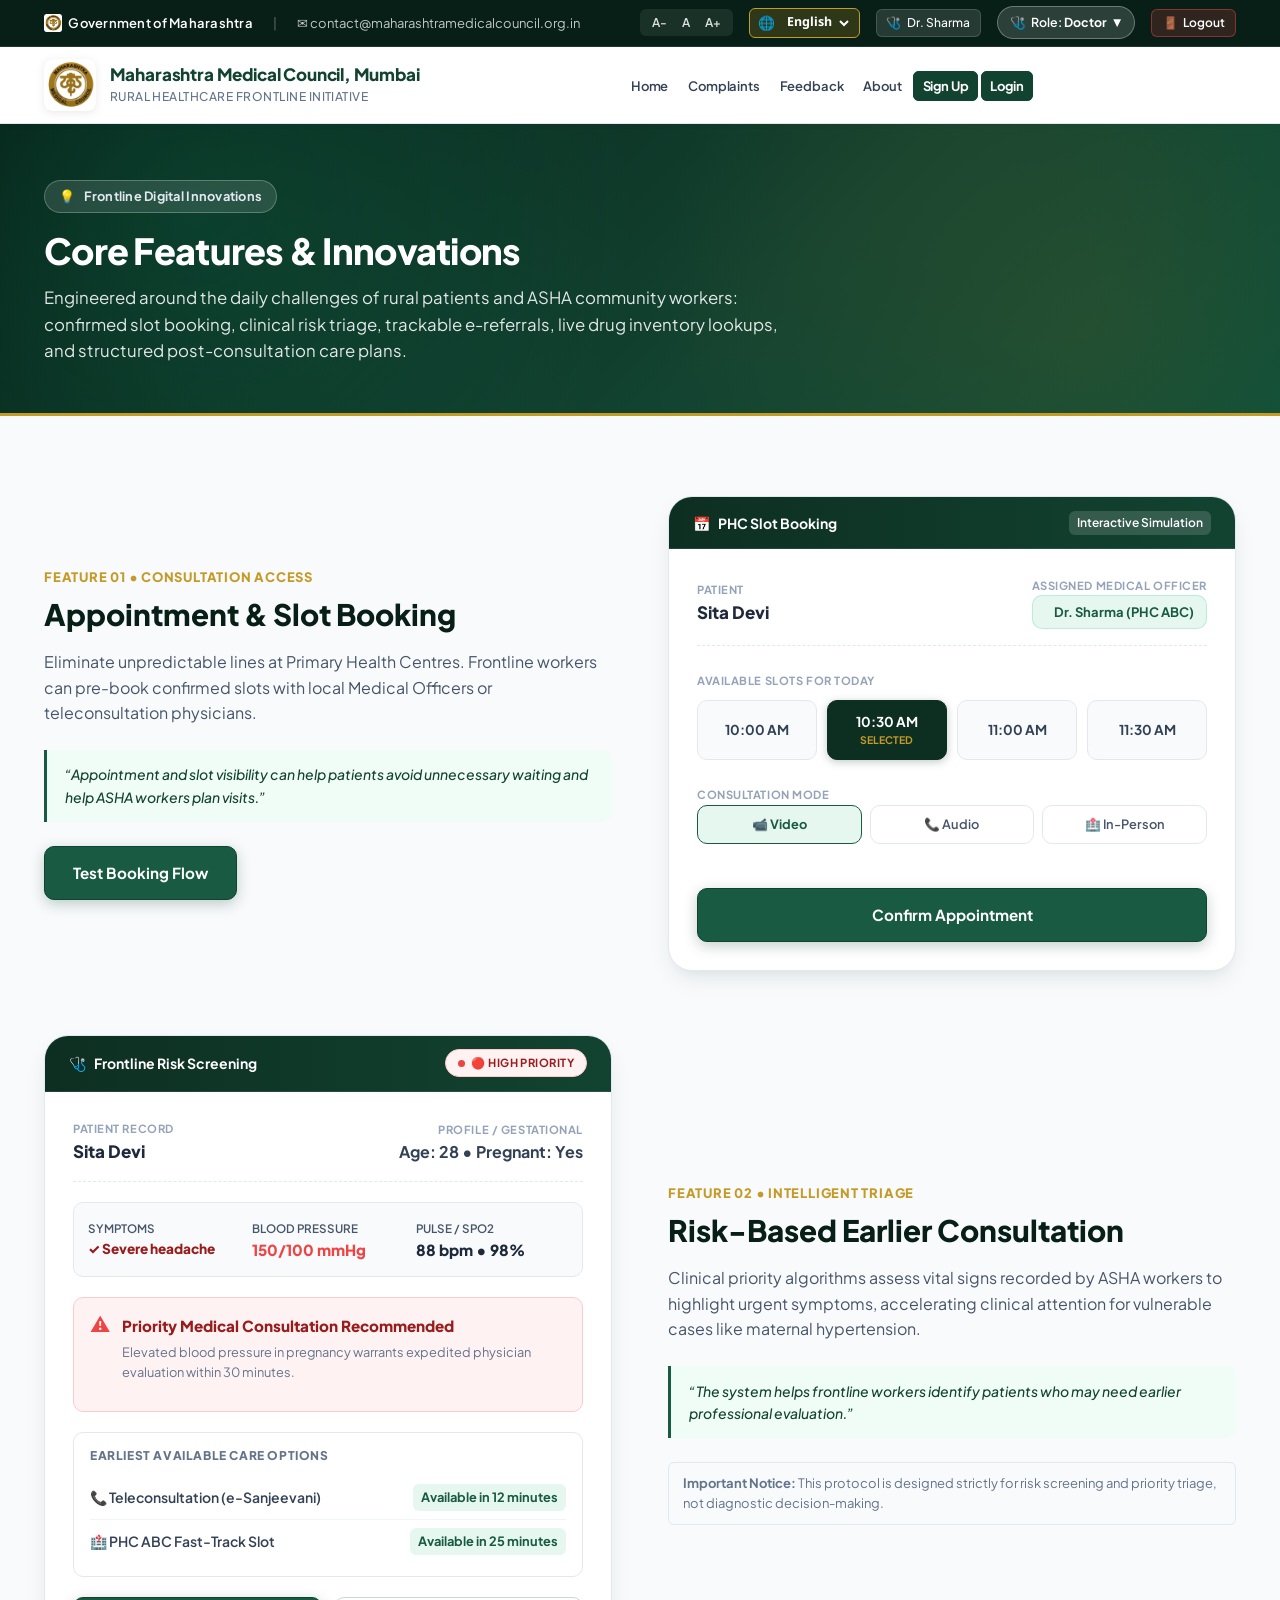
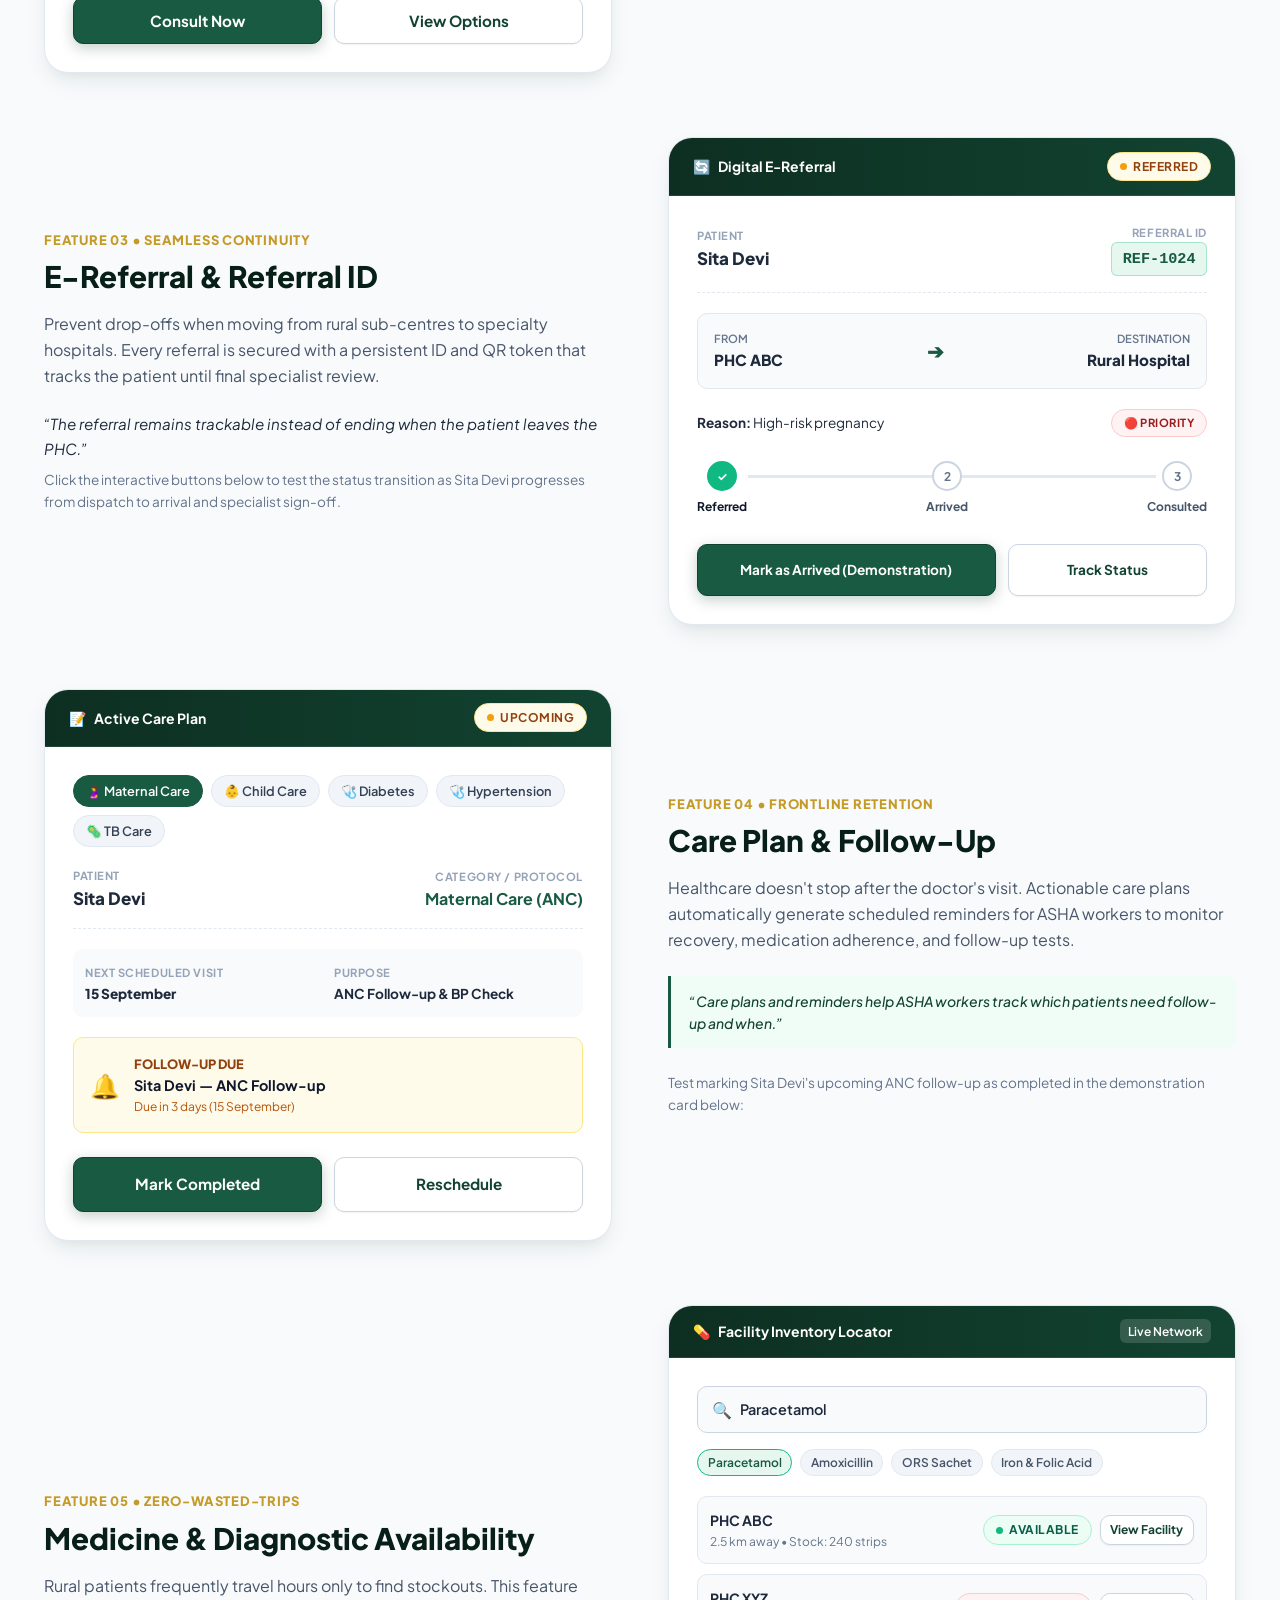
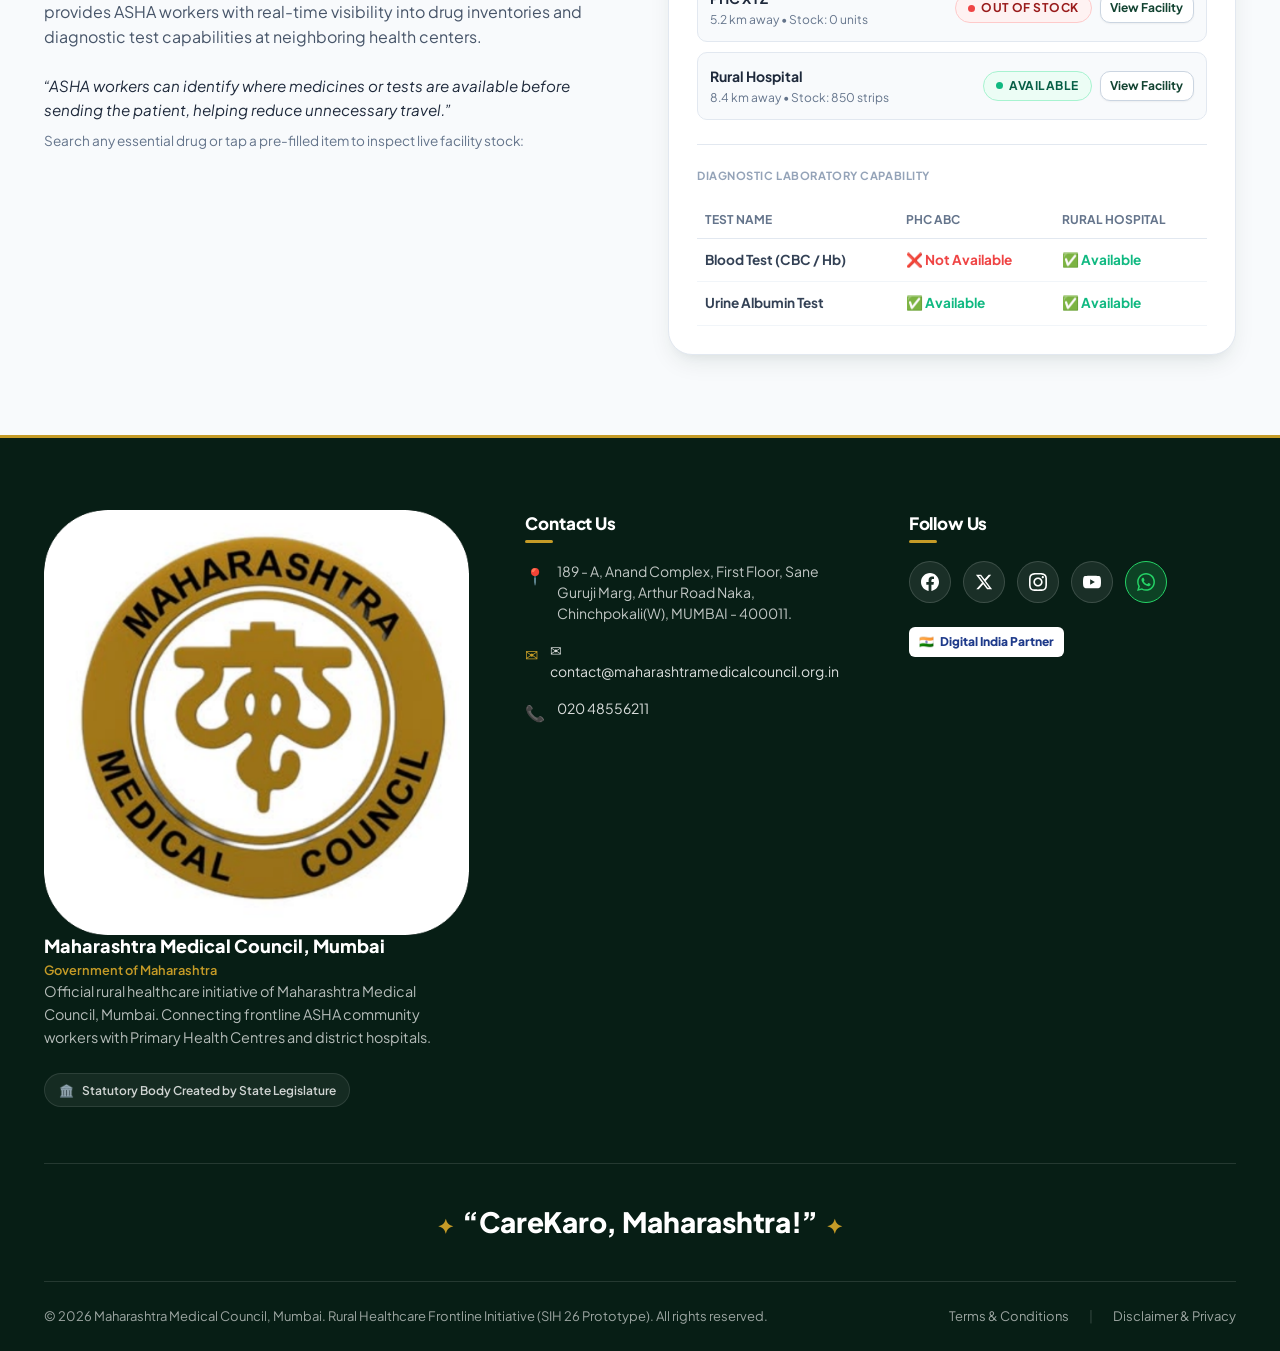
<file: features.html>
<!doctype html>
<html lang="en">
  <head>
    <meta charset="UTF-8" />
    <meta name="viewport" content="width=device-width, initial-scale=1.0" />
    <title data-i18n="page_title.features">Features & Innovations — Maharashtra Medical Council, Mumbai</title>
    <meta
      name="description"
      content="Explore core digital innovations of Maharashtra Medical Council: Slot Booking, Risk-Based Triage, Digital E-Referral, Medicine Availability, and Frontline Care Plans." />

    <!-- Google Fonts -->
    <link rel="preconnect" href="https://fonts.googleapis.com" />
    <link rel="preconnect" href="https://fonts.gstatic.com" crossorigin />
    <link
      href="https://fonts.googleapis.com/css2?family=Inter:wght@400;500;600;700&family=Noto+Sans+Devanagari:wght@400;600;700;800&family=Plus+Jakarta+Sans:wght@500;600;700;800&display=swap"
      rel="stylesheet" />

    <!-- Stylesheet -->
    <link rel="stylesheet" href="css/styles.css" />
    <link rel="icon" type="image/png" href="assets/mmc_logo.png" />
  </head>
  <body>
    <!-- Top Utility Government Bar -->
    <div class="gov-topbar">
      <div class="container gov-topbar-content">
        <div class="gov-topbar-left">
          <span class="gov-badge">
            <img
              src="assets/mmc_logo.png"
              alt="Govt Emblem"
              class="gov-emblem-small" />
            <span data-i18n="gov.title">Government of Maharashtra</span>
          </span>
          <span style="opacity: 0.4">|</span>
          <a
            href="mailto:contact@maharashtramedicalcouncil.org.in"
            class="gov-contact-item">
            ✉ contact@maharashtramedicalcouncil.org.in
          </a>
        </div>
        <div class="gov-topbar-right">
          <div class="accessibility-controls" title="Adjust Text Size" data-i18n-title="gov.font_adjust">
            <button
              id="fontDecBtn"
              class="font-resize-btn"
              aria-label="Decrease Font Size">
              A-
            </button>
            <button
              id="fontResetBtn"
              class="font-resize-btn"
              aria-label="Reset Font Size">
              A
            </button>
            <button
              id="fontIncBtn"
              class="font-resize-btn"
              aria-label="Increase Font Size">
              A+
            </button>
          </div>
          <div class="lang-select-wrapper">
            <span class="lang-globe-icon" aria-hidden="true">🌐</span>
            <select
              id="langSelect"
              class="lang-select"
              aria-label="Select Language">
              <option value="en">English</option>
              <option value="hi">हिंदी</option>
              <option value="mr">मराठी</option>
            </select>
          </div>
          <div id="userSessionPill" class="gov-user-pill" style="display: none">
            <span id="userSessionRoleIcon">👩‍⚕️</span>
            <span id="userSessionName"><span data-i18n="common.default_user">User</span></span>
          </div>
          <button
            id="logoutBtn"
            class="gov-logout-btn"
            title="Sign out of prototype">
            <span>🚪</span> <span data-i18n="gov.logout">Logout</span>
          </button>
        </div>
      </div>
    </div>

    <!-- Official Main Navbar -->
    <header class="site-navbar">
      <div class="container navbar-container">
        <a href="index.html" class="brand-link" id="navBrandLink">
          <img
            src="assets/mmc_logo.png"
            alt="Maharashtra Medical Council Logo"
            class="brand-logo-img" />
          <div class="brand-text">
            <span class="brand-title" data-i18n="brand.title">Maharashtra Medical Council, Mumbai</span>
            <span class="brand-subtitle" data-i18n="brand.subtitle"
              >Rural Healthcare Frontline Initiative</span
            >
          </div>
        </a>

        <nav class="desktop-nav">
          <ul class="nav-menu">
            <li>
              <a href="index.html" class="nav-link" data-i18n="nav.home">Home</a>
            </li>
            <li>
              <a href="complaints.html" class="nav-link" data-i18n="nav.complaints">Complaints</a>
            </li>
            <li>
              <a href="feedback.html" class="nav-link" data-i18n="nav.feedback">Feedback</a>
            </li>
            <li>
              <a href="about.html" class="nav-link" data-i18n="nav.about">About</a>
            </li>
            <li>
              <a href="login.html?tab=signup" class="nav-link" data-i18n="nav.signup">Sign Up</a>
            </li>
            <li>
              <a href="login.html?tab=login" class="nav-link" data-i18n="nav.login">Login</a>
            </li>
          </ul>
        </nav>

        <div style="display: flex; align-items: center; gap: 0.75rem">
          <button
            id="mobileNavToggle"
            class="mobile-nav-toggle"
            aria-label="Open Navigation Menu">
            <svg
              width="24"
              height="24"
              viewBox="0 0 24 24"
              fill="none"
              stroke="currentColor"
              stroke-width="2"
              stroke-linecap="round"
              stroke-linejoin="round">
              <line x1="3" y1="12" x2="21" y2="12"></line>
              <line x1="3" y1="6" x2="21" y2="6"></line>
              <line x1="3" y1="18" x2="21" y2="18"></line>
            </svg>
          </button>
        </div>
      </div>
    </header>

    <!-- Mobile Drawer -->
    <div id="mobileNavDrawer" class="mobile-nav-drawer">
      <div class="drawer-header">
        <div style="display: flex; align-items: center; gap: 0.5rem">
          <img
            src="assets/mmc_logo.png"
            alt="Logo"
            style="width: 36px; height: 36px" />
          <span
            style="
              font-weight: 800;
              font-size: 0.85rem;
              color: var(--color-primary-dark);
            "
            data-i18n="drawer.title"
            >MMC Mumbai</span
          >
        </div>
        <button
          id="drawerCloseBtn"
          style="font-size: 1.5rem; color: var(--color-slate-500)">
          &times;
        </button>
      </div>

      <div class="drawer-lang-section">
        <label for="drawerLangSelect" class="drawer-lang-label" data-i18n="gov.lang_select">Language / भाषा :</label>
        <div class="drawer-lang-wrapper">
          <span class="lang-globe-icon" aria-hidden="true">🌐</span>
          <select id="drawerLangSelect" class="drawer-lang-select" aria-label="Select Language">
            <option value="en">English</option>
            <option value="hi">हिंदी</option>
            <option value="mr">मराठी</option>
          </select>
        </div>
      </div>

      <ul class="drawer-links">
        <li>
          <a href="index.html" class="drawer-link" data-i18n="nav.home">Home</a>
        </li>
        <li>
          <a href="complaints.html" class="drawer-link" data-i18n="nav.complaints">Complaints</a>
        </li>
        <li>
          <a href="feedback.html" class="drawer-link" data-i18n="nav.feedback">Feedback</a>
        </li>
        <li>
          <a href="about.html" class="drawer-link" data-i18n="nav.about">About</a>
        </li>
        <li>
          <a href="login.html?tab=signin" class="drawer-link" data-i18n="nav.signin">Sign In</a>
        </li>
        <li>
          <a href="login.html?tab=signup" class="drawer-link" data-i18n="nav.signup">Sign Up</a>
        </li>
        <li>
          <a href="login.html?tab=login" class="drawer-link" data-i18n="nav.login">Login</a>
        </li>
        <li id="drawerLogoutWrap" style="display: none">
          <a
            href="#"
            id="drawerLogoutBtn"
            class="drawer-link drawer-logout-link">
            <span>🚪</span> <span data-i18n="gov.logout">Sign Out</span>
          </a>
        </li>
      </ul>
      <div
        style="
          margin-top: auto;
          padding-top: 1.5rem;
          border-top: 1px solid var(--color-slate-200);
        ">
        <p
          style="
            font-size: 0.75rem;
            color: var(--color-slate-500);
            text-align: center;
          "
          data-i18n="drawer.tagline">
          Government of Maharashtra<br />Smart India Hackathon Prototype
        </p>
      </div>
    </div>

    <main>
      <!-- Page Hero Banner -->
      <section class="page-hero-banner">
        <div class="container">
          <div class="page-hero-content">
            <div class="page-hero-badge">
              <span>💡</span> <span data-i18n="features.hero_badge">Frontline Digital Innovations</span>
            </div>
            <h1 class="page-hero-title" data-i18n="features.hero_title">Core Features & Innovations</h1>
            <p class="page-hero-subtitle" data-i18n="features.hero_subtitle">
              Engineered around the daily challenges of rural patients and ASHA
              community workers: confirmed slot booking, clinical risk triage,
              trackable e-referrals, live drug inventory lookups, and structured
              post-consultation care plans.
            </p>
          </div>
        </div>
      </section>

      <!-- Notification Toast Container -->
      <div id="toastNotification" class="toast-notification" role="alert">
        <span id="toastIcon">🔔</span>
        <span id="toastMessage" class="toast-text" data-i18n="common.notification_title">Notification</span>
      </div>

      <!-- Features Showcase -->
      <section class="section">
        <div class="container features-container">
          <!-- Feature 1: Appointment & Slot Booking -->
          <div id="appointments" class="feature-showcase-row">
            <div class="feature-info">
              <span class="feature-number-badge" data-i18n="feat.badge1">Feature 01 • Consultation Access</span>
              <h2 class="feature-title" data-i18n="feat.title1">Appointment & Slot Booking</h2>
              <p class="feature-desc" data-i18n="feat.desc1">
                Eliminate unpredictable lines at Primary Health Centres.
                Frontline workers can pre-book confirmed slots with local
                Medical Officers or teleconsultation physicians.
              </p>
              <div class="feature-benefit-callout" data-i18n="feat.quote1">
                “Appointment and slot visibility can help patients avoid
                unnecessary waiting and help ASHA workers plan visits.”
              </div>
              <div style="display: flex; gap: 0.75rem">
                <button
                  class="btn-primary"
                  onclick="document.getElementById('confirmApptBtn').click()" data-i18n="feat.btn_test1">
                  Test Booking Flow
                </button>
              </div>
            </div>

            <div class="feature-interactive-card">
              <div class="card-top-bar">
                <span class="card-top-title"><span>📅</span> <span data-i18n="feat.card1_title">PHC Slot Booking</span></span>
                <span class="card-top-tag" data-i18n="feat.simulation_badge">Interactive Simulation</span>
              </div>
              <div class="card-body-content">
                <div class="patient-meta-box">
                  <div class="patient-label-group">
                    <span class="meta-label" data-i18n="feat.lbl_patient">Patient</span>
                    <span class="meta-value" data-i18n="features.patient_sita">Sita Devi</span>
                  </div>
                  <div class="patient-label-group" style="text-align: right">
                    <span class="meta-label" data-i18n="feat.lbl_assigned_doc">Assigned Medical Officer</span>
                    <span class="doctor-badge" data-i18n="common.doc_clinic">Dr. Sharma (PHC ABC)</span>
                  </div>
                </div>

                <!-- Slot Selection -->
                <div class="slots-container">
                  <span class="meta-label" data-i18n="feat.lbl_avail_slots">Available Slots for Today</span>
                  <div class="slots-grid">
                    <button class="slot-btn" data-slot="10:00 AM" data-i18n="features.slot_1000">10:00 AM</button>
                    <button class="slot-btn selected" data-slot="10:30 AM">
                      <span data-i18n="features.slot_1030">10:30 AM</span>
                      <span style="font-size: 0.65rem; display: block; color: var(--color-gold-bright);" data-i18n="feat.selected_badge">SELECTED</span>
                    </button>
                    <button class="slot-btn" data-slot="11:00 AM" data-i18n="features.slot_1100">11:00 AM</button>
                    <button class="slot-btn" data-slot="11:30 AM" data-i18n="features.slot_1130">11:30 AM</button>
                  </div>
                </div>

                <!-- Consultation Type -->
                <div style="margin-top: 1rem">
                  <span class="meta-label" data-i18n="feat.lbl_consult_mode">Consultation Mode</span>
                  <div class="consult-type-selector">
                    <button class="consult-type-btn active" data-type="Video" data-i18n="feat.mode_video">
                      📹 Video
                    </button>
                    <button class="consult-type-btn" data-type="Audio" data-i18n="feat.mode_audio">
                      📞 Audio
                    </button>
                    <button class="consult-type-btn" data-type="In-person" data-i18n="feat.mode_inperson">
                      🏥 In-Person
                    </button>
                  </div>
                </div>

                <button
                  id="confirmApptBtn"
                  class="btn-primary"
                  style="
                    width: 100%;
                    justify-content: center;
                    margin-top: 1.25rem;
                  " data-i18n="feat.btn_confirm_appt">
                  Confirm Appointment
                </button>
              </div>
            </div>
          </div>

          <!-- Feature 2: Risk-Based Earlier Consultation -->
          <div class="feature-showcase-row reversed">
            <div class="feature-info">
              <span class="feature-number-badge" data-i18n="feat.badge2">Feature 02 • Intelligent Triage</span>
              <h2 class="feature-title" data-i18n="feat.title2">Risk-Based Earlier Consultation</h2>
              <p class="feature-desc" data-i18n="feat.desc2">
                Clinical priority algorithms assess vital signs recorded by ASHA
                workers to highlight urgent symptoms, accelerating clinical
                attention for vulnerable cases like maternal hypertension.
              </p>
              <div class="feature-benefit-callout" data-i18n="feat.quote2">
                “The system helps frontline workers identify patients who may
                need earlier professional evaluation.”
              </div>
              <div
                style="
                  font-size: 0.8125rem;
                  color: var(--color-slate-500);
                  background: #f8fafc;
                  padding: 0.6rem 0.85rem;
                  border-radius: var(--radius-sm);
                  border: 1px solid var(--color-slate-200);
                ">
                <strong data-i18n="feat.notice_title">Important Notice:</strong> <span data-i18n="feat.notice_desc">This protocol is designed strictly for risk screening and priority triage, not diagnostic decision-making.</span>
              </div>
            </div>

            <div class="feature-interactive-card">
              <div class="card-top-bar">
                <span class="card-top-title"
                  ><span>🩺</span> <span data-i18n="features.risk_title">Frontline Risk Screening</span></span
                >
                <span class="badge-status badge-red" style="font-size: 0.7rem">
                  <span class="status-dot"></span> <span data-i18n="dash.high_priority">🔴 HIGH PRIORITY</span>
                </span>
              </div>
              <div class="card-body-content">
                <div class="patient-meta-box">
                  <div class="patient-label-group">
                    <span class="meta-label" data-i18n="feat.lbl_patient_rec">Patient Record</span>
                    <span class="meta-value" data-i18n="common.name_sita">Sita Devi</span>
                  </div>
                  <div class="patient-label-group" style="text-align: right">
                    <span class="meta-label" data-i18n="feat.lbl_profile_gest">Profile / Gestational</span>
                    <span
                      style="font-weight: 700; color: var(--color-slate-700)"
                      ><span data-i18n="features.pat_demog">Age: 28 • Pregnant: Yes</span></span
                    >
                  </div>
                </div>

                <!-- Vitals & Symptoms -->
                <div class="risk-vitals-row">
                  <div class="vital-item">
                    <span class="vital-label" data-i18n="features.symptoms_label">Symptoms</span>
                    <span
                      class="vital-value"
                      style="font-size: 0.85rem; color: #991b1b"
                       data-i18n="feat.sym_headache">✓ Severe headache</span
                    >
                  </div>
                  <div class="vital-item">
                    <span class="vital-label" data-i18n="features.bp_label">Blood Pressure</span>
                    <span class="vital-value vital-danger" data-i18n="feat.vitals_danger">150/100 mmHg</span>
                  </div>
                  <div class="vital-item">
                    <span class="vital-label" data-i18n="features.pulse_spo2">Pulse / SpO2</span>
                    <span class="vital-value" data-i18n="feat.vitals_stats">88 bpm • 98%</span>
                  </div>
                </div>

                <!-- High Priority Callout -->
                <div class="risk-alert-banner">
                  <span class="risk-alert-icon">⚠️</span>
                  <div>
                    <h4 class="risk-alert-title" data-i18n="features.priority_recom">
                      Priority Medical Consultation Recommended
                    </h4>
                    <p style="font-size: 0.8rem; color: #64748b; margin: 0 0 0.75rem 0;" data-i18n="features.bp_warn">Elevated blood pressure in pregnancy warrants expedited physician evaluation within 30 minutes.</p>
                  </div>
                </div>

                <!-- Earliest Options -->
                <div class="earliest-options-box">
                  <div class="options-title" data-i18n="feat.opt_tele_title">
                    Earliest Available Care Options
                  </div>
                  <div class="option-row">
                    <span class="option-name"
                       data-i18n="feat.opt_tele_sanjeevani">📞 Teleconsultation (e-Sanjeevani)</span
                    >
                    <span class="option-time" data-i18n="feat.opt_tele_time">Available in 12 minutes</span>
                  </div>
                  <div class="option-row">
                    <span class="option-name" data-i18n="feat.opt_fasttrack">🏥 PHC ABC Fast-Track Slot</span>
                    <span class="option-time" data-i18n="feat.opt_fasttrack_time">Available in 25 minutes</span>
                  </div>
                </div>

                <div
                  style="
                    display: grid;
                    grid-template-columns: 1fr 1fr;
                    gap: 0.75rem;
                  ">
                  <button
                    id="riskConsultNowBtn"
                    class="btn-primary"
                    style="justify-content: center; padding: 0.65rem 0.5rem" data-i18n="dash.btn_consult">
                    Consult Now
                  </button>
                  <button
                    id="riskViewOptionsBtn"
                    class="btn-secondary"
                    style="justify-content: center; padding: 0.65rem 0.5rem" data-i18n="features.view_options">
                    View Options
                  </button>
                </div>
              </div>
            </div>
          </div>

          <!-- Feature 3: E-Referral and <span data-i18n="features.lbl_ref_id">Referral ID</span> -->
          <div class="feature-showcase-row">
            <div class="feature-info">
              <span class="feature-number-badge"
                 data-i18n="feat.badge3">Feature 03 • Seamless Continuity</span
              >
              <h2 class="feature-title" data-i18n="feat.title3">E-Referral & Referral ID</h2>
              <p class="feature-desc" data-i18n="feat.desc3">
                Prevent drop-offs when moving from rural sub-centres to specialty hospitals. Every referral is secured with a persistent ID and QR token that tracks the patient until final specialist review.
              </p>
              <div style="font-style: italic; color: #1e293b; font-size: 0.95rem; margin-bottom: 0.5rem;" data-i18n="features.quote_referral">“The referral remains trackable instead of ending when the patient leaves the PHC.”</div>
              <p style="font-size: 0.85rem; color: #64748b; margin-bottom: 1.25rem;" data-i18n="features.stepper_desc">Click the interactive buttons below to test the status transition as Sita Devi progresses from dispatch to arrival and specialist sign-off.</p>
            </div>

            <div class="feature-interactive-card">
              <div class="card-top-bar">
                <span class="card-top-title"
                  ><span>🔄</span> Digital E-Referral</span
                >
                <span
                  id="referralStatusBadge"
                  class="badge-status badge-yellow">
                  <span class="status-dot"></span> <span data-i18n="features.ref_status">🟡 Referred</span>
                </span>
              </div>
              <div class="card-body-content">
                <div class="patient-meta-box">
                  <div class="patient-label-group">
                    <span class="meta-label" data-i18n="asha_dash.modal_ref_patient">Patient</span>
                    <span class="meta-value">Sita Devi</span>
                  </div>
                  <div class="patient-label-group" style="text-align: right">
                    <span class="meta-label">Referral ID</span>
                    <span class="referral-id-tag">REF-1024</span>
                  </div>
                </div>

                <!-- Route -->
                <div class="referral-route-box">
                  <div class="facility-node">
                    <span class="facility-type" data-i18n="features.from_label">From</span>
                    <span class="facility-name">PHC ABC</span>
                  </div>
                  <span class="route-arrow">➔</span>
                  <div class="facility-node" style="text-align: right">
                    <span class="facility-type" data-i18n="features.dest_label">Destination</span>
                    <span class="facility-name">Rural Hospital</span>
                  </div>
                </div>

                <!-- Reason & Priority -->
                <div
                  style="
                    display: flex;
                    justify-content: space-between;
                    align-items: center;
                    margin-bottom: 1rem;
                    font-size: 0.85rem;
                  ">
                  <span><strong data-i18n="p_dash.reason_lbl">Reason:</strong> <span data-i18n="features.lbl_high_risk_preg">High-risk pregnancy</span></span>
                  <span class="badge-status badge-red" style="font-size: 0.7rem"
                     data-i18n="feat.badge_priority_red">🔴 Priority</span
                  >
                </div>

                <!-- Dynamic Status Tracker -->
                <div class="status-tracker-rail">
                  <div
                    id="referralProgressLine"
                    class="status-track-progress"
                    style="width: 0%"></div>
                  <div id="refNodeReferred" class="status-step-node completed">
                    <div class="step-node-bubble">✓</div>
                    <span class="step-node-label" data-i18n="feat.step_referred">Referred</span>
                  </div>
                  <div id="refNodeArrived" class="status-step-node">
                    <div class="step-node-bubble">2</div>
                    <span class="step-node-label" data-i18n="feat.step_arrived">Arrived</span>
                  </div>
                  <div id="refNodeConsulted" class="status-step-node">
                    <div class="step-node-bubble">3</div>
                    <span class="step-node-label" data-i18n="feat.step_consulted">Consulted</span>
                  </div>
                </div>

                <!-- Action Buttons -->
                <div
                  style="
                    display: grid;
                    grid-template-columns: 1.2fr 0.8fr;
                    gap: 0.75rem;
                  ">
                  <button
                    id="updateReferralStatusBtn"
                    class="btn-primary"
                    style="justify-content: center; font-size: 0.85rem" data-i18n="features.btn_mark_arrived">
                    Mark as Arrived (Demonstration)
                  </button>
                  <button
                    id="trackReferralBtn"
                    class="btn-secondary"
                    style="justify-content: center; font-size: 0.85rem" data-i18n="features.btn_track_status">
                    Track Status
                  </button>
                </div>
              </div>
            </div>
          </div>

          <!-- Feature 4: Care Plan & Follow-Up -->
          <div class="feature-showcase-row reversed">
            <div class="feature-info">
              <span class="feature-number-badge"
                 data-i18n="feat.badge4">Feature 04 • Frontline Retention</span
              >
              <h2 class="feature-title" data-i18n="feat.title4">Care Plan & Follow-Up</h2>
              <p class="feature-desc" data-i18n="feat.desc4">
                Healthcare doesn't stop after the doctor's visit. Actionable care plans automatically generate scheduled reminders for ASHA workers to monitor recovery, medication adherence, and follow-up tests.
              </p>
              <div class="feature-benefit-callout" data-i18n="feat.quote4">
                “Care plans and reminders help ASHA workers track which patients need follow-up and when.”
              </div>
              <p style="font-size: 0.85rem; color: #64748b; margin-bottom: 1.25rem;" data-i18n="features.flw_test_desc">Test marking Sita Devi's upcoming ANC follow-up as completed in the demonstration card below:</p>
            </div>

            <div class="feature-interactive-card">
              <div class="card-top-bar">
                <span class="card-top-title"
                  ><span>📝</span> <span data-i18n="features.careplan_title">Active Care Plan</span></span
                >
                <span
                  id="carePlanStatusBadge"
                  class="badge-status badge-yellow">
                  <span class="status-dot"></span> <span data-i18n="features.upcoming_badge">🟡 Upcoming</span>
                </span>
              </div>
              <div class="card-body-content">
                <!-- Category Filter Pills -->
                <div class="category-pills-row">
                  <button class="cat-pill active" data-cat="Maternal Care" data-i18n="features.tab_maternal">
                    🤰 Maternal Care
                  </button>
                  <button class="cat-pill" data-cat="Child Care" data-i18n="features.tab_child">
                    👶 Child Care
                  </button>
                  <button class="cat-pill" data-cat="Diabetes" data-i18n="features.tab_diabetes">
                    🩺 Diabetes
                  </button>
                  <button class="cat-pill" data-cat="Hypertension" data-i18n="features.tab_hypertension">
                    🩺 Hypertension
                  </button>
                  <button class="cat-pill" data-cat="TB Care" data-i18n="features.tab_tb">
                    🦠 TB Care
                  </button>
                </div>

                <div class="patient-meta-box">
                  <div class="patient-label-group">
                    <span class="meta-label">Patient</span>
                    <span class="meta-value">Sita Devi</span>
                  </div>
                  <div class="patient-label-group" style="text-align: right">
                    <span class="meta-label"><span data-i18n="features.cat_protocol">Category / Protocol</span></span>
                    <span
                      style="font-weight: 700; color: var(--color-primary-main)"
                       data-i18n="feat.category_anc">Maternal Care (ANC)</span
                    >
                  </div>
                </div>

                <div
                  style="
                    display: grid;
                    grid-template-columns: 1fr 1fr;
                    gap: 0.75rem;
                    margin-bottom: 1.25rem;
                    font-size: 0.85rem;
                    background: var(--color-slate-50);
                    padding: 0.75rem;
                    border-radius: var(--radius-md);
                  ">
                  <div>
                    <span class="meta-label" data-i18n="features.next_visit">Next Scheduled Visit</span>
                    <div
                      style="font-weight: 800; color: var(--color-slate-800)" data-i18n="feat.date_15_sep">
                      15 September
                    </div>
                  </div>
                  <div>
                    <span class="meta-label" data-i18n="features.purpose_label">Purpose</span>
                    <div
                      style="font-weight: 700; color: var(--color-slate-800)" data-i18n="feat.anc_flw_check">
                      ANC Follow-up & BP Check
                    </div>
                  </div>
                </div>

                <!-- ASHA Reminder Alert -->
                <div id="dueReminderCard" class="asha-reminder-card">
                  <span class="reminder-bell-icon">🔔</span>
                  <div>
                    <div
                      style="
                        font-size: 0.8rem;
                        font-weight: 800;
                        color: #92400e;
                        text-transform: uppercase;
                      " data-i18n="feat.followup_due_badge">
                      FOLLOW-UP DUE
                    </div>
                    <div
                      style="
                        font-size: 0.9rem;
                        font-weight: 700;
                        color: var(--color-slate-900);
                      " data-i18n="feat.sita_anc_flw">
                      Sita Devi — ANC Follow-up
                    </div>
                    <div style="font-size: 0.75rem; color: #b45309" data-i18n="feat.followup_due_text">
                      Due in 3 days (15 September)
                    </div>
                  </div>
                </div>

                <div
                  style="
                    display: grid;
                    grid-template-columns: 1fr 1fr;
                    gap: 0.75rem;
                  ">
                  <button
                    id="markFollowupCompletedBtn"
                    class="btn-primary"
                    style="justify-content: center" data-i18n="features.btn_mark_done">
                    Mark Completed
                  </button>
                  <button
                    id="rescheduleFollowupBtn"
                    class="btn-secondary"
                    style="justify-content: center" data-i18n="asha_dash.btn_reschedule">
                    Reschedule
                  </button>
                </div>
              </div>
            </div>
          </div>

          <!-- Feature 5: Medicine and Diagnostic Availability -->
          <div class="feature-showcase-row">
            <div class="feature-info">
              <span class="feature-number-badge"
                 data-i18n="feat.badge5">Feature 05 • Zero-Wasted-Trips</span
              >
              <h2 class="feature-title" data-i18n="feat.title5">Medicine & Diagnostic Availability</h2>
              <p class="feature-desc" data-i18n="feat.desc5">
                Rural patients frequently travel hours only to find stockouts. This feature provides ASHA workers with real-time visibility into drug inventories and diagnostic test capabilities at neighboring health centers.
              </p>
              <div style="font-style: italic; color: #1e293b; font-size: 0.95rem; margin-bottom: 0.5rem;" data-i18n="features.quote_travel">“ASHA workers can identify where medicines or tests are available before sending the patient, helping reduce unnecessary travel.”</div>
              <p style="font-size: 0.85rem; color: #64748b; margin-bottom: 1rem;" data-i18n="features.drug_search_desc">Search any essential drug or tap a pre-filled item to inspect live facility stock:</p>
            </div>

            <div class="feature-interactive-card">
              <div class="card-top-bar">
                <span class="card-top-title"
                  ><span>💊</span> <span data-i18n="features.facility_inv_title">Facility Inventory Locator</span></span
                >
                <span class="card-top-tag" data-i18n="features.live_network">Live Network</span>
              </div>
              <div class="card-body-content">
                <!-- Search Bar -->
                <div class="med-search-input-group">
                  <span>🔍</span>
                  <input
                    type="text"
                    id="medSearchInput"
                    class="med-search-input"
                    value="Paracetamol"
                    placeholder="Search medicine (e.g. Paracetamol, Amoxicillin)..." />
                </div>

                <!-- Quick Filter Pills -->
                <div class="med-pills-row">
                  <button class="med-quick-pill active" data-med="Paracetamol" data-i18n="feat.med_para">
                    Paracetamol
                  </button>
                  <button class="med-quick-pill" data-med="Amoxicillin" data-i18n="feat.med_amox">
                    Amoxicillin
                  </button>
                  <button class="med-quick-pill" data-med="ORS" data-i18n="feat.med_ors">
                    ORS Sachet
                  </button>
                  <button class="med-quick-pill" data-med="Iron" data-i18n="feat.med_ifa">
                    Iron & Folic Acid
                  </button>
                </div>

                <!-- Dynamic Inventory Results -->
                <div id="medInventoryList" class="inventory-list"></div>

                <!-- Diagnostic Availability Table -->
                <div
                  style="
                    border-top: 1px solid var(--color-slate-200);
                    padding-top: 1rem;
                  ">
                  <span class="meta-label"
                     data-i18n="feat.lab_cap_title">Diagnostic Laboratory Capability</span
                  >
                  <table class="diag-table">
                    <thead>
                      <tr>
                        <th data-i18n="feat.th_test_name">Test Name</th>
                        <th>PHC ABC</th>
                        <th>Rural Hospital</th>
                      </tr>
                    </thead>
                    <tbody>
                      <tr>
                        <td><strong data-i18n="feat.test_cbc">Blood Test (CBC / Hb)</strong></td>
                        <td>
                          <span
                            style="color: var(--status-red); font-weight: 700"
                             data-i18n="feat.not_avail">❌ Not Available</span
                          >
                        </td>
                        <td>
                          <span
                            style="color: var(--status-green); font-weight: 700"
                             data-i18n="feat.avail">✅ Available</span
                          >
                        </td>
                      </tr>
                      <tr>
                        <td><strong data-i18n="feat.test_urine">Urine Albumin Test</strong></td>
                        <td>
                          <span
                            style="color: var(--status-green); font-weight: 700"
                            >✅ Available</span
                          >
                        </td>
                        <td>
                          <span
                            style="color: var(--status-green); font-weight: 700"
                            >✅ Available</span
                          >
                        </td>
                      </tr>
                    </tbody>
                  </table>
                </div>
              </div>
            </div>
          </div>
        </div>
      </section>
    </main>

    <!-- Interactive Demonstration Modals -->
    <div id="apptSuccessModal" class="modal-overlay">
      <div class="modal-dialog">
        <div class="modal-header">
          <h3 class="modal-title" data-i18n="feat.modal_appt_title">Appointment Confirmed</h3>
          <button class="modal-close-btn modal-close-trigger">&times;</button>
        </div>
        <div class="modal-body">
          <div class="modal-confirm-icon">✓</div>
          <h4 class="modal-confirm-title">Appointment Confirmed</h4>
          <div id="apptModalDetail" class="modal-confirm-detail">
            10:30 AM — Dr. Sharma
          </div>
          <div style="font-size: 0.8rem; color: #64748b; margin-top: 0.25rem;" data-i18n="features.demo_token_notice">Demonstration only — confirmed token generated for rural clinic.</div>
          <button
            class="btn-primary modal-close-trigger"
            style="width: 100%; justify-content: center" data-i18n="features.btn_done">
            Done
          </button>
        </div>
      </div>
    </div>

    <div id="teleconsultModal" class="modal-overlay">
      <div class="modal-dialog">
        <div class="modal-header">
          <h3 class="modal-title" data-i18n="feat.modal_tele_title">Teleconsultation Triage</h3>
          <button class="modal-close-btn modal-close-trigger">&times;</button>
        </div>
        <div class="modal-body">
          <div
            class="modal-confirm-icon"
            style="
              background: var(--status-blue-bg);
              color: var(--status-blue);
              border-color: var(--status-blue-border);
            ">
            📞
          </div>
          <h4 class="modal-confirm-title" data-i18n="feat.tele_connected">
            e-Sanjeevani Teleconsult Connected
          </h4>
          <div class="modal-confirm-detail" style="color: var(--status-blue)" data-i18n="feat.tele_queue">
            Queue Position: #1 • ETA 12 Mins
          </div>
          <div style="font-size: 0.75rem; color: #64748b; margin-top: 0.5rem;" data-i18n="features.demo_proto_notice">Demonstration prototype — Risk screening and prioritization, NOT medical diagnosis.</div>
          <button
            class="btn-primary modal-close-trigger"
            style="width: 100%; justify-content: center" data-i18n="feat.btn_return_screening">
            Return to Screening
          </button>
        </div>
      </div>
    </div>

    <div id="referralDetailModal" class="modal-overlay">
      <div class="modal-dialog">
        <div class="modal-header">
          <h3 class="modal-title" data-i18n="feat.modal_ref_title">Referral Tracking Token: REF-1024</h3>
          <button class="modal-close-btn modal-close-trigger">&times;</button>
        </div>
        <div class="modal-body">
          <div
            style="
              background: var(--color-slate-50);
              border: 1px solid var(--color-slate-200);
              border-radius: var(--radius-md);
              padding: 1rem;
              margin-bottom: 1rem;
              font-size: 0.85rem;
            ">
            <div
              style="
                display: flex;
                justify-content: space-between;
                margin-bottom: 0.5rem;
              ">
              <span class="meta-label">Patient:</span>
              <span style="font-weight: 700"
                 data-i18n="feat.sita_gravida">Sita Devi (28 yrs, Gravida 2)</span
              >
            </div>
            <div
              style="
                display: flex;
                justify-content: space-between;
                margin-bottom: 0.5rem;
              ">
              <span class="meta-label" data-i18n="feat.origin_phc_lbl">Origin PHC:</span>
              <span style="font-weight: 700" data-i18n="feat.origin_phc_val">PHC ABC (Dr. Sharma)</span>
            </div>
            <div
              style="
                display: flex;
                justify-content: space-between;
                margin-bottom: 0.5rem;
              ">
              <span class="meta-label" data-i18n="feat.target_fac_lbl">Target Facility:</span>
              <span style="font-weight: 700"
                 data-i18n="feat.rural_hosp_obs">Rural Hospital (Obstetrics Unit)</span
              >
            </div>
            <div style="display: flex; justify-content: space-between">
              <span class="meta-label" data-i18n="feat.initial_vitals_lbl">Initial Vitals:</span>
              <span style="font-weight: 700; color: var(--status-red)"
                 data-i18n="feat.vitals_headache_note">BP 150/100 • Headache</span
              >
            </div>
          </div>
          <div class="demo-only-callout">
            “The referral remains trackable instead of ending when the patient
            leaves the PHC.”
          </div>
          <button
            class="btn-primary modal-close-trigger"
            style="width: 100%; justify-content: center" data-i18n="feat.btn_close_tracker">
            Close Tracker
          </button>
        </div>
      </div>
    </div>

    <div id="facilityDetailModal" class="modal-overlay">
      <div class="modal-dialog">
        <div class="modal-header">
          <h3 id="facilityModalName" class="modal-title" data-i18n="feat.modal_fac_title">
            Facility Information
          </h3>
          <button class="modal-close-btn modal-close-trigger">&times;</button>
        </div>
        <div class="modal-body">
          <p style="font-size: 0.8rem; color: #64748b; margin-top: 0.5rem;" data-i18n="features.verified_network">Verified inventory and services under Maharashtra Medical Council pilot district network.</p>
          <div
            style="
              background: var(--color-slate-50);
              padding: 1rem;
              border-radius: var(--radius-md);
              font-size: 0.85rem;
              line-height: 1.8;
              margin-bottom: 1.25rem;
            ">
            <div>📍 <strong data-i18n="feat.block_lbl">Block:</strong> <span data-i18n="features.vadgaon_circle">Vadgaon Health Circle</span></div>
            <div>
              🕒 <strong data-i18n="feat.opd_timings_lbl">OPD Timings:</strong> <span data-i18n="features.circle_hours">8:00 AM – 2:00 PM (Emergency
              24/7)</span>
            </div>
            <div>
              👨‍⚕️ <strong data-i18n="feat.duty_officer_lbl">Duty Officer:</strong> <span data-i18n="features.circle_doctors">Dr. Sharma / Dr. Kulkarni</span>
            </div>
            <div>
              🧪 <strong data-i18n="feat.diag_lbl">Diagnostics:</strong> <span data-i18n="features.circle_tests">CBC, Blood Sugar, Albumin Strip,
              Malaria RDT</span>
            </div>
          </div>
          <div class="demo-only-callout">
            “ASHA workers can identify where medicines or tests are available
            before sending the patient, helping reduce unnecessary travel.”
          </div>
          <button
            class="btn-primary modal-close-trigger"
            style="width: 100%; justify-content: center" data-i18n="features.btn_close">
            Close
          </button>
        </div>
      </div>
    </div>

    <!-- Official Footer -->
    <footer class="site-footer">
      <div class="container">
        <div class="footer-top-grid">
          <div class="footer-brand-col">
            <div class="footer-brand-identity">
              <img
                src="assets/mmc_logo.png"
                alt="Maharashtra Medical Council Emblem"
                class="footer-emblem-img" />
              <div class="footer-brand-text">
                <h3 data-i18n="brand.title">Maharashtra Medical Council, Mumbai</h3>
                <p data-i18n="footer.gov_maha">Government of Maharashtra</p>
              </div>
            </div>
            <p class="footer-org-desc" data-i18n="footer.desc">
              Working towards accessible, connected and better healthcare for
              communities across Maharashtra.
            </p>
            <div class="gov-badge-seal">
              <span>🏛️</span>
              <span data-i18n="footer.statutory_body">Statutory Body Created by State Legislature</span>
            </div>
          </div>

          <div class="footer-contact-col">
            <h4 class="footer-col-title" data-i18n="footer.contact_us">Contact Us</h4>
            <ul class="footer-contact-list">
              <li class="footer-contact-item">
                <span class="footer-contact-icon">📍</span>
                <span
                   data-i18n="common.office_address">189 - A, Anand Complex, First Floor, Sane Guruji Marg, Arthur
                  Road Naka, Chinchpokali(W), MUMBAI - 400011.</span
                >
              </li>
              <li class="footer-contact-item">
                <span class="footer-contact-icon">✉</span>
                <a href="mailto:contact@maharashtramedicalcouncil.org.in" class="footer-contact-link" data-i18n="common.contact_email">contact@maharashtramedicalcouncil.org.in</a>
              </li>
              <li class="footer-contact-item">
                <span class="footer-contact-icon">📞</span>
                <a href="tel:02048556211" class="footer-contact-link" data-i18n="common.phone">020 48556211</a>
              </li>
            </ul>
          </div>

          <div class="footer-follow-col">
            <h4 class="footer-col-title" data-i18n="footer.follow_us">Follow Us</h4>
            <div class="footer-social-grid">
              <a
                href="https://www.facebook.com/people/Maharashtra-Medical-Council/61576475698311/"
                target="_blank"
                rel="noopener noreferrer"
                class="social-circle-btn"
                aria-label="Facebook">
                <svg
                  width="18"
                  height="18"
                  fill="currentColor"
                  viewBox="0 0 24 24">
                  <path
                    d="M24 12.073c0-6.627-5.373-12-12-12s-12 5.373-12 12c0 5.99 4.388 10.954 10.125 11.854v-8.385H7.078v-3.47h3.047V9.43c0-3.007 1.792-4.669 4.533-4.669 1.312 0 2.686.235 2.686.235v2.953H15.83c-1.491 0-1.956.925-1.956 1.874v2.25h3.328l-.532 3.47h-2.796v8.385C19.612 23.027 24 18.062 24 12.073z" />
                </svg>
              </a>
              <a
                href="https://x.com/MMC_Maharashtra"
                target="_blank"
                rel="noopener noreferrer"
                class="social-circle-btn"
                aria-label="Twitter X">
                <svg
                  width="18"
                  height="18"
                  fill="currentColor"
                  viewBox="0 0 24 24">
                  <path
                    d="M18.244 2.25h3.308l-7.227 8.26 8.502 11.24H16.17l-5.214-6.817L4.99 21.75H1.68l7.73-8.835L1.254 2.25H8.08l4.713 6.231zm-1.161 17.52h1.833L7.084 4.126H5.117z" />
                </svg>
              </a>
              <a
                href="https://www.instagram.com/maharashtramedicalcouncil"
                target="_blank"
                rel="noopener noreferrer"
                class="social-circle-btn"
                aria-label="Instagram">
                <svg
                  width="18"
                  height="18"
                  fill="currentColor"
                  viewBox="0 0 24 24">
                  <path
                    d="M12 2.163c3.204 0 3.584.012 4.85.07 3.252.148 4.771 1.691 4.919 4.919.058 1.265.069 1.645.069 4.849 0 3.205-.012 3.584-.069 4.849-.149 3.225-1.664 4.771-4.919 4.919-1.266.058-1.644.07-4.85.07-3.204 0-3.584-.012-4.849-.07-3.26-.149-4.771-1.699-4.919-4.92-.058-1.265-.07-1.644-.07-4.849 0-3.204.013-3.583.07-4.849.149-3.227 1.664-4.771 4.919-4.919 1.266-.057 1.645-.069 4.849-.069zm0-2.163c-3.259 0-3.667.014-4.947.072-4.358.2-6.78 2.618-6.98 6.98-.059 1.281-.073 1.689-.073 4.948 0 3.259.014 3.668.072 4.948.2 4.358 2.618 6.78 6.98 6.98 1.281.058 1.689.072 4.948.072 3.259 0 3.668-.014 4.948-.072 4.354-.2 6.782-2.618 6.979-6.98.059-1.28.073-1.689.073-4.948 0-3.259-.014-3.667-.072-4.947-.196-4.354-2.617-6.78-6.979-6.98-1.281-.059-1.69-.073-4.949-.073zm0 5.838c-3.403 0-6.162 2.759-6.162 6.162s2.759 6.163 6.162 6.163 6.162-2.759 6.162-6.163c0-3.403-2.759-6.162-6.162-6.162zm0 10.162c-2.209 0-4-1.79-4-4 0-2.209 1.791-4 4-4s4 1.791 4 4c0 2.21-1.791 4-4 4zm6.406-11.845c-.796 0-1.441.645-1.441 1.44s.645 1.44 1.441 1.44c.795 0 1.439-.645 1.439-1.44s-.644-1.44-1.439-1.44z" />
                </svg>
              </a>
              <a
                href="http://www.youtube.com/@MaharashtraMedicalCouncil_MMC"
                target="_blank"
                rel="noopener noreferrer"
                class="social-circle-btn"
                aria-label="YouTube">
                <svg
                  width="18"
                  height="18"
                  fill="currentColor"
                  viewBox="0 0 24 24">
                  <path
                    d="M23.498 6.186a3.016 3.016 0 0 0-2.122-2.136C19.505 3.545 12 3.545 12 3.545s-7.505 0-9.377.505A3.017 3.017 0 0 0 .502 6.186C0 8.07 0 12 0 12s0 3.93.502 5.814a3.016 3.016 0 0 0 2.122 2.136c1.871.505 9.376.505 9.376.505s7.505 0 9.377-.505a3.015 3.015 0 0 0 2.122-2.136C24 15.93 24 12 24 12s0-3.93-.502-5.814zM9.545 15.568V8.432L15.818 12l-6.273 3.568z" />
                </svg>
              </a>
              <a
                href="https://api.whatsapp.com/send/?phone=9152722353&text=Hi&type=phone_number&app_absent=0"
                target="_blank"
                rel="noopener noreferrer"
                class="social-circle-btn"
                aria-label="WhatsApp"
                style="
                  background: rgba(37, 211, 102, 0.2);
                  border-color: #25d366;
                ">
                <svg width="18" height="18" fill="#25d366" viewBox="0 0 24 24">
                  <path
                    d="M.057 24l1.687-6.163c-1.041-1.804-1.588-3.849-1.587-5.946.003-6.556 5.338-11.891 11.893-11.891 3.181.001 6.167 1.24 8.413 3.488 2.245 2.248 3.481 5.236 3.48 8.414-.003 6.557-5.338 11.892-11.893 11.892-1.99-.001-3.951-.5-5.688-1.448l-6.305 1.654zm6.597-3.807c1.676.995 3.276 1.591 5.392 1.592 5.448 0 9.886-4.434 9.889-9.885.002-5.462-4.415-9.89-9.881-9.892-5.452 0-9.887 4.434-9.889 9.884-.001 2.225.651 3.891 1.746 5.634l-.999 3.648 3.742-.981zm11.387-5.464c-.074-.124-.272-.198-.57-.347-.297-.149-1.758-.868-2.031-.967-.272-.099-.47-.149-.669.149-.198.297-.768.967-.941 1.165-.173.198-.347.223-.644.074-.297-.149-1.255-.462-2.39-1.475-.883-.788-1.48-1.761-1.653-2.059-.173-.297-.018-.458.13-.606.134-.133.297-.347.446-.521.151-.172.2-.296.3-.495.099-.198.05-.372-.025-.521-.075-.148-.669-1.611-.916-2.206-.242-.579-.487-.501-.669-.51l-.57-.01c-.198 0-.52.074-.792.372s-1.04 1.016-1.04 2.479 1.065 2.876 1.213 3.074c.149.198 2.095 3.2 5.076 4.487.709.306 1.263.489 1.694.626.712.226 1.36.194 1.872.118.571-.085 1.758-.719 2.006-1.413.248-.695.248-1.29.173-1.414z" />
                </svg>
              </a>
            </div>

            <div class="official-stamp-row">
              <span class="gov-digital-india">
                <span>🇮🇳</span> <span data-i18n="common.digital_india">Digital India Partner</span>
              </span>
            </div>
          </div>
        </div>

        <div class="footer-tagline-strip">
          <h2 class="footer-tagline-text" data-i18n="footer.tagline">“CareKaro, Maharashtra!”</h2>
        </div>

        <div class="footer-bottom-bar">
          <div data-i18n="footer.copyright">
            © 2026 Maharashtra Medical Council, Mumbai. All Rights Reserved.
          </div>
          <div class="footer-bottom-links">
            <a href="about.html" target="_blank" class="footer-bottom-link" data-i18n="footer.terms"
              >Terms & Conditions</a
            >
            <span style="opacity: 0.3">|</span>
            <a href="about.html" target="_blank" class="footer-bottom-link" data-i18n="footer.privacy"
              >Disclaimer & Privacy</a
            >
          </div>
        </div>
      </div>
    </footer>

    <script src="js/translations.js"></script>
    <script src="js/app.js"></script>
  </body>
</html>
</file>
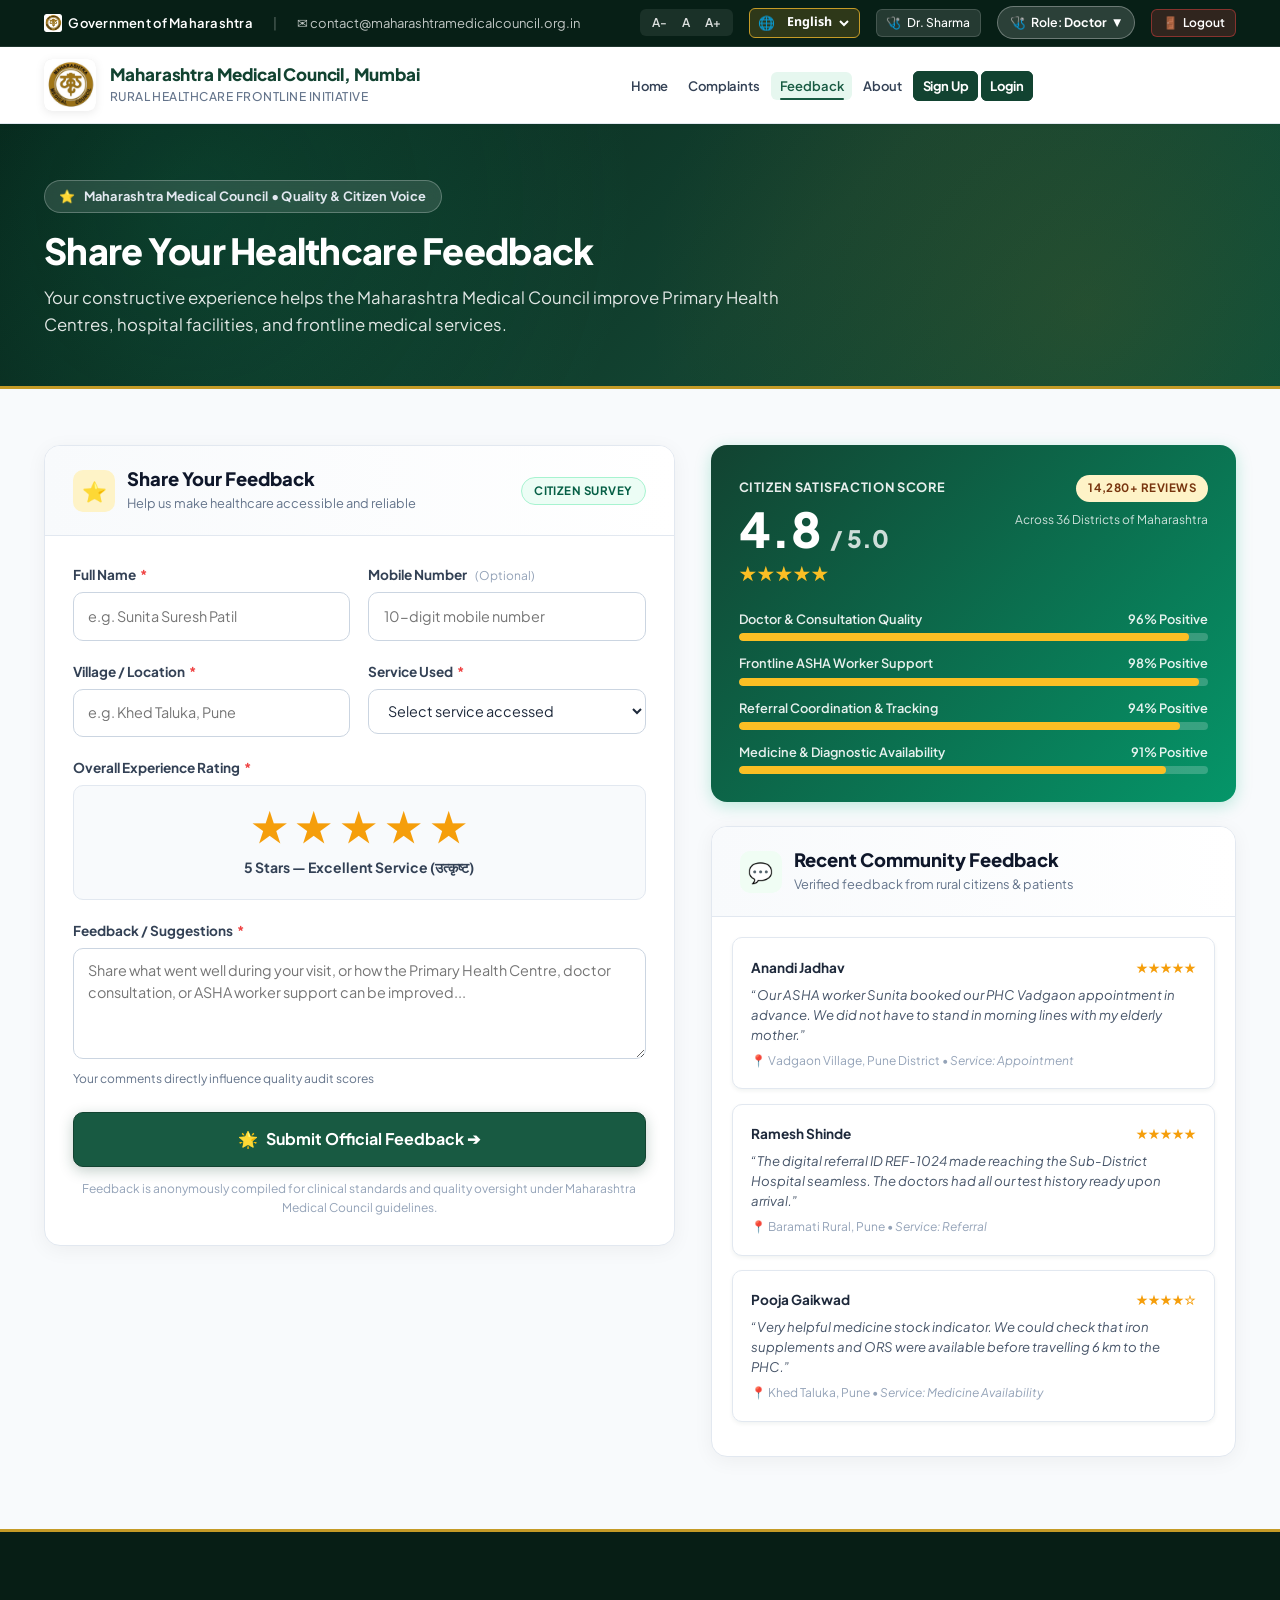
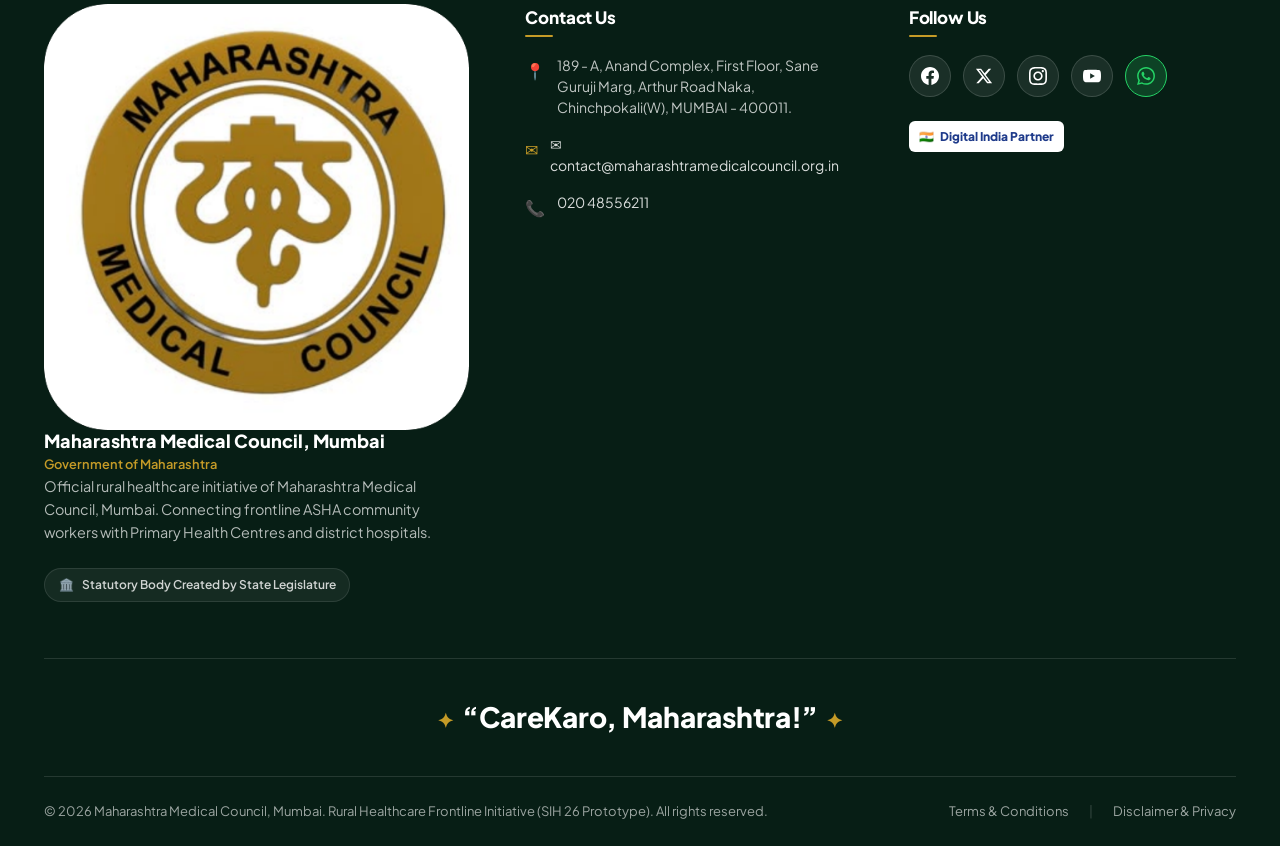
<file: feedback.html>
<!doctype html>
<html lang="en">
  <head>
    <meta charset="UTF-8" />
    <meta name="viewport" content="width=device-width, initial-scale=1.0" />
    <title data-i18n="page_title.feedback">Citizen Feedback & Quality Survey — Maharashtra Medical Council</title>
    <meta
      name="description"
      content="Share your rural healthcare experience with Maharashtra Medical Council, Mumbai. Submit ratings and suggestions for PHCs, consultations, and ASHA care." />

    <!-- Google Fonts -->
    <link rel="preconnect" href="https://fonts.googleapis.com" />
    <link rel="preconnect" href="https://fonts.gstatic.com" crossorigin />
    <link
      href="https://fonts.googleapis.com/css2?family=Inter:wght@400;500;600;700&family=Noto+Sans+Devanagari:wght@400;600;700;800&family=Plus+Jakarta+Sans:wght@500;600;700;800&display=swap"
      rel="stylesheet" />

    <!-- Stylesheet -->
    <link rel="stylesheet" href="css/styles.css" />
    <link rel="icon" type="image/png" href="assets/mmc_logo.png" />
  </head>
  <body>
    <!-- Top Utility Government Bar -->
    <div class="gov-topbar">
      <div class="container gov-topbar-content">
        <div class="gov-topbar-left">
          <span class="gov-badge">
            <img
              src="assets/mmc_logo.png"
              alt="Govt Emblem"
              class="gov-emblem-small" />
            <span data-i18n="gov.title">Government of Maharashtra</span>
          </span>
          <span style="opacity: 0.4">|</span>
          <a
            href="mailto:contact@maharashtramedicalcouncil.org.in"
            class="gov-contact-item">
            ✉ contact@maharashtramedicalcouncil.org.in
          </a>
        </div>
        <div class="gov-topbar-right">
          <div class="accessibility-controls" title="Adjust Text Size" data-i18n-title="gov.font_adjust">
            <button
              id="fontDecBtn"
              class="font-resize-btn"
              aria-label="Decrease Font Size">
              A-
            </button>
            <button
              id="fontResetBtn"
              class="font-resize-btn"
              aria-label="Reset Font Size">
              A
            </button>
            <button
              id="fontIncBtn"
              class="font-resize-btn"
              aria-label="Increase Font Size">
              A+
            </button>
          </div>
          <div class="lang-select-wrapper">
            <span class="lang-globe-icon" aria-hidden="true">🌐</span>
            <select
              id="langSelect"
              class="lang-select"
              aria-label="Select Language">
              <option value="en">English</option>
              <option value="hi">हिंदी</option>
              <option value="mr">मराठी</option>
            </select>
          </div>
          <div id="userSessionPill" class="gov-user-pill" style="display: none">
            <span id="userSessionRoleIcon">👩‍⚕️</span>
            <span id="userSessionName"><span data-i18n="common.default_user">User</span></span>
          </div>
          <button
            id="logoutBtn"
            class="gov-logout-btn"
            title="Sign out of prototype">
            <span>🚪</span> <span data-i18n="gov.logout">Logout</span>
          </button>
        </div>
      </div>
    </div>

    <!-- Official Main Navbar -->
    <header class="site-navbar">
      <div class="container navbar-container">
        <a href="index.html" class="brand-link" id="navBrandLink">
          <img
            src="assets/mmc_logo.png"
            alt="Maharashtra Medical Council Logo"
            class="brand-logo-img" />
          <div class="brand-text">
            <span class="brand-title" data-i18n="brand.title">Maharashtra Medical Council, Mumbai</span>
            <span class="brand-subtitle" data-i18n="brand.subtitle"
              >Rural Healthcare Frontline Initiative</span
            >
          </div>
        </a>

        <nav class="desktop-nav">
          <ul class="nav-menu">
            <li>
              <a href="index.html" class="nav-link" data-i18n="nav.home">Home</a>
            </li>
            <li>
              <a href="complaints.html" class="nav-link" data-i18n="nav.complaints">Complaints</a>
            </li>
            <li>
              <a href="feedback.html" class="nav-link active" data-i18n="nav.feedback">Feedback</a>
            </li>
            <li>
              <a href="about.html" class="nav-link" data-i18n="nav.about">About</a>
            </li>
            <li>
              <a href="login.html?tab=signup" class="nav-link" data-i18n="nav.signup">Sign Up</a>
            </li>
            <li>
              <a href="login.html?tab=login" class="nav-link" data-i18n="nav.login">Login</a>
            </li>
          </ul>
        </nav>

        <div style="display: flex; align-items: center; gap: 0.75rem">
          <button
            id="mobileNavToggle"
            class="mobile-nav-toggle"
            aria-label="Open Navigation Menu">
            <svg
              width="24"
              height="24"
              viewBox="0 0 24 24"
              fill="none"
              stroke="currentColor"
              stroke-width="2"
              stroke-linecap="round"
              stroke-linejoin="round">
              <line x1="3" y1="12" x2="21" y2="12"></line>
              <line x1="3" y1="6" x2="21" y2="6"></line>
              <line x1="3" y1="18" x2="21" y2="18"></line>
            </svg>
          </button>
        </div>
      </div>
    </header>

    <!-- Mobile Drawer -->
    <div id="mobileNavDrawer" class="mobile-nav-drawer">
      <div class="drawer-header">
        <div style="display: flex; align-items: center; gap: 0.5rem">
          <img
            src="assets/mmc_logo.png"
            alt="Logo"
            style="width: 36px; height: 36px" />
          <span
            style="
              font-weight: 800;
              font-size: 0.85rem;
              color: var(--color-primary-dark);
            "
            data-i18n="drawer.title"
            >MMC Mumbai</span
          >
        </div>
        <button
          id="drawerCloseBtn"
          style="font-size: 1.5rem; color: var(--color-slate-500)">
          &times;
        </button>
      </div>

      <div class="drawer-lang-section">
        <label for="drawerLangSelect" class="drawer-lang-label" data-i18n="gov.lang_select">Language / भाषा :</label>
        <div class="drawer-lang-wrapper">
          <span class="lang-globe-icon" aria-hidden="true">🌐</span>
          <select id="drawerLangSelect" class="drawer-lang-select" aria-label="Select Language">
            <option value="en">English</option>
            <option value="hi">हिंदी</option>
            <option value="mr">मराठी</option>
          </select>
        </div>
      </div>

      <ul class="drawer-links">
        <li>
          <a href="index.html" class="drawer-link" data-i18n="nav.home">Home</a>
        </li>
        <li>
          <a href="complaints.html" class="drawer-link" data-i18n="nav.complaints">Complaints</a>
        </li>
        <li>
          <a href="feedback.html" class="drawer-link active" data-i18n="nav.feedback">Feedback</a>
        </li>
        <li>
          <a href="about.html" class="drawer-link" data-i18n="nav.about">About</a>
        </li>
        <li>
          <a href="login.html?tab=signin" class="drawer-link" data-i18n="nav.signin">Sign In</a>
        </li>
        <li>
          <a href="login.html?tab=signup" class="drawer-link" data-i18n="nav.signup">Sign Up</a>
        </li>
        <li>
          <a href="login.html?tab=login" class="drawer-link" data-i18n="nav.login">Login</a>
        </li>
        <li id="drawerLogoutWrap" style="display: none">
          <a
            href="#"
            id="drawerLogoutBtn"
            class="drawer-link drawer-logout-link">
            <span>🚪</span> <span data-i18n="gov.logout">Sign Out</span>
          </a>
        </li>
      </ul>
      <div
        style="
          margin-top: auto;
          padding-top: 1.5rem;
          border-top: 1px solid var(--color-slate-200);
        ">
        <p
          style="
            font-size: 0.75rem;
            color: var(--color-slate-500);
            text-align: center;
          "
          data-i18n="drawer.tagline">
          Government of Maharashtra<br />Smart India Hackathon Prototype
        </p>
      </div>
    </div>

    <main>
      <!-- Page Hero Banner -->
      <section class="page-hero-banner">
        <div class="container">
          <div class="page-hero-content">
            <div class="page-hero-badge"><span>⭐</span> <span data-i18n="feedback.hero_badge">Maharashtra Medical Council • Quality & Citizen Voice</span></div>
            <h1 class="page-hero-title" data-i18n="feedback.hero_title">Share Your Healthcare Feedback</h1>
            <p class="page-hero-subtitle" data-i18n="feedback.hero_subtitle">
              Your experiences, ratings, and constructive suggestions empower
              the Maharashtra Medical Council to enhance rural primary
              healthcare, optimize medicine distribution, and support frontline
              ASHA workers.
            </p>
          </div>
        </div>
      </section>

      <!-- Main Content Section: Feedback Form & Community Insights -->
      <section class="portal-section">
        <div class="container">
          <!-- Notification Toast Container -->
          <div id="toastNotification" class="toast-notification" role="alert">
            <span id="toastIcon">🔔</span>
            <span id="toastMessage" class="toast-text" data-i18n="common.notification_title">Notification</span>
          </div>

          <div class="portal-grid-2">
            <!-- Left Column: Share Your Feedback Form -->
            <div class="portal-card" id="feedbackFormCard">
              <div class="portal-card-header">
                <div class="portal-card-header-left">
                  <div
                    class="portal-header-icon"
                    style="background: #fef3c7; color: #d97706">
                    ⭐
                  </div>
                  <div>
                    <h2 class="portal-card-title" data-i18n="feedback.main_heading">Share Your Feedback</h2>
                    <p class="portal-card-desc" data-i18n="feedback.main_sub">
                      Help us make healthcare accessible and reliable
                    </p>
                  </div>
                </div>
                <span
                  class="badge-status badge-green"
                  style="font-size: 0.72rem"
                   data-i18n="feed.survey_badge">Citizen Survey</span
                >
              </div>

              <div class="portal-card-body">
                <!-- Success Confirmation Card (Shown dynamically after submission) -->
                <div
                  id="feedbackSuccessAlert"
                  class="confirmation-success-card"
                  style="display: none">
                  <div class="confirmation-success-icon">✓</div>
                  <h3 class="confirmation-success-title" data-i18n="feedback.success_msg">
                    ✓ Thank you for your feedback!
                  </h3>
                  <div
                    class="confirmation-id-badge"
                    id="confirmedFeedbackBadge" data-i18n="feed.ref_badge">
                    Reference: FB-8492
                  </div>
                  <p
                    class="confirmation-success-desc"
                    id="confirmedFeedbackDesc" data-i18n="feed.ref_desc">
                    Your valuable feedback has been recorded and submitted to
                    the Maharashtra Medical Council Quality Assurance Committee.
                    Your voice directly guides rural healthcare improvements.
                  </p>
                  <div
                    style="
                      display: flex;
                      gap: 0.75rem;
                      justify-content: center;
                    ">
                    <button
                      id="submitAnotherFeedbackBtn"
                      class="btn-primary"
                      style="padding: 0.55rem 1.25rem; font-size: 0.85rem"
                      data-i18n="feedback.btn_submit_another">
                      Submit Another Feedback
                    </button>
                  </div>
                </div>

                <!-- The Feedback Form -->
                <form id="feedbackForm">
                  <div class="form-grid-2">
                    <!-- Full Name -->
                    <div class="form-group">
                      <label for="fbFullName" class="form-label">
                        <span data-i18n="comp.lbl_full_name">Full Name</span> <span class="req">*</span>
                      </label>
                      <input
                        type="text"
                        id="fbFullName"
                        name="fullName"
                        class="form-input"
                        placeholder="e.g. Sunita Suresh Patil"
                        required />
                    </div>

                    <!-- <span data-i18n="comp.lbl_mobile">Mobile Number</span> (Optional) -->
                    <div class="form-group">
                      <label for="fbMobile" class="form-label">
                        <span data-i18n="comp.lbl_mobile">Mobile Number</span>
                        <span class="form-label-sub" data-i18n="auth.reg_no_optional">(Optional)</span>
                      </label>
                      <input
                        type="tel"
                        id="fbMobile"
                        name="mobile"
                        class="form-input"
                        placeholder="10-digit mobile number"
                        pattern="[0-9]{10}"
                        maxlength="10" />
                    </div>
                  </div>

                  <div class="form-grid-2">
                    <!-- <span data-i18n="comp.lbl_location">Village / Location</span> -->
                    <div class="form-group">
                      <label for="fbLocation" class="form-label">
                        <span data-i18n="comp.lbl_location">Village / Location</span> <span class="req">*</span>
                      </label>
                      <input
                        type="text"
                        id="fbLocation"
                        name="location"
                        class="form-input"
                        placeholder="e.g. Khed Taluka, Pune"
                        required />
                    </div>

                    <!-- Service Used -->
                    <div class="form-group">
                      <label for="fbService" class="form-label">
                        <span data-i18n="feed.lbl_service_used">Service Used</span> <span class="req">*</span>
                      </label>
                      <select
                        id="fbService"
                        name="service"
                        class="form-select"
                        required>
                        <option value="" disabled selected data-i18n="feed.opt_select_service">
                          Select service accessed
                        </option>
                        <option value="Appointment" data-i18n="feed.opt_appointment">Appointment</option>
                        <option value="Consultation" data-i18n="feed.opt_consultation">Consultation</option>
                        <option value="Referral" data-i18n="feed.opt_referral">Referral</option>
                        <option value="Follow-up" data-i18n="feed.opt_followup">Follow-up</option>
                        <option value="Medicine Availability" data-i18n="comp.opt_medicine">
                          Medicine Availability
                        </option>
                        <option value="Diagnostic Services" data-i18n="feed.opt_diagnostic">
                          Diagnostic Services
                        </option>
                        <option value="Overall Experience" data-i18n="feed.opt_overall">
                          Overall Experience
                        </option>
                      </select>
                    </div>
                  </div>

                  <!-- Rating Component (⭐⭐⭐⭐⭐) -->
                  <div class="form-group">
                    <label class="form-label">
                      <span data-i18n="feed.lbl_rating">Overall Experience Rating</span> <span class="req">*</span>
                    </label>
                    <div class="star-rating-box">
                      <input type="hidden" id="selectedStarRating" value="5" />
                      <div class="star-rating-stars" id="starContainer">
                        <button
                          type="button"
                          class="star-btn selected"
                          data-value="1"
                          title="1 Star">
                          ★
                        </button>
                        <button
                          type="button"
                          class="star-btn selected"
                          data-value="2"
                          title="2 Stars">
                          ★
                        </button>
                        <button
                          type="button"
                          class="star-btn selected"
                          data-value="3"
                          title="3 Stars">
                          ★
                        </button>
                        <button
                          type="button"
                          class="star-btn selected"
                          data-value="4"
                          title="4 Stars">
                          ★
                        </button>
                        <button
                          type="button"
                          class="star-btn selected"
                          data-value="5"
                          title="5 Stars">
                          ★
                        </button>
                      </div>
                      <div class="star-rating-label" id="starRatingLabel" data-i18n="feed.rating_5star">
                        5 Stars — Excellent Service (उत्कृष्ट)
                      </div>
                    </div>
                  </div>

                  <!-- Feedback / Suggestions -->
                  <div class="form-group">
                    <label for="fbComments" class="form-label">
                      <span data-i18n="feed.lbl_comments">Feedback / Suggestions</span> <span class="req">*</span>
                    </label>
                    <textarea
                      id="fbComments"
                      name="comments"
                      class="form-textarea"
                      placeholder="Share what went well during your visit, or how the Primary Health Centre, doctor consultation, or ASHA worker support can be improved..."
                      rows="4"
                      required></textarea>
                    <span class="form-input-help"
                       data-i18n="feed.help_comments">Your comments directly influence quality audit
                      scores</span
                    >
                  </div>

                  <!-- Submit Button -->
                  <div style="margin-top: 1.5rem">
                    <button
                      type="submit"
                      id="submitFeedbackBtn"
                      class="btn-primary"
                      style="
                        width: 100%;
                        justify-content: center;
                        font-size: 1rem;
                        padding: 0.85rem;
                      ">
                      <span>🌟</span> <span data-i18n="feedback.submit_btn">Submit Feedback</span>
                    </button>
                  </div>

                  <p
                    style="
                      font-size: 0.75rem;
                      color: var(--color-slate-400);
                      text-align: center;
                      margin-top: 0.75rem;
                    " data-i18n="feed.disclaimer">
                    Feedback is anonymously compiled for clinical standards and
                    quality oversight under Maharashtra Medical Council
                    guidelines.
                  </p>
                </form>
              </div>
            </div>

            <!-- Right Column: Community Insights & Satisfaction Metrics -->
            <div>
              <!-- Satisfaction Score Card -->
              <div class="community-stats-card">
                <div
                  style="
                    display: flex;
                    justify-content: space-between;
                    align-items: flex-start;
                  ">
                  <div>
                    <span
                      style="
                        font-size: 0.8rem;
                        text-transform: uppercase;
                        letter-spacing: 0.05em;
                        font-weight: 700;
                        opacity: 0.9;
                      " data-i18n="feed.sat_score_label">
                      Citizen Satisfaction Score
                    </span>
                    <div
                      class="community-stats-number"
                      style="margin-top: 0.35rem">
                      4.8
                      <span style="font-size: 1.5rem; opacity: 0.8">/ 5.0</span>
                    </div>
                    <div
                      style="
                        color: #fbbf24;
                        font-size: 1.25rem;
                        margin-top: 0.25rem;
                      ">
                      ★★★★★
                    </div>
                  </div>
                  <div style="text-align: right">
                    <span
                      class="badge-status badge-gold"
                      style="
                        font-size: 0.72rem;
                        color: #78350f;
                        background: #fef3c7;
                      " data-i18n="feed.reviews_count">
                      14,280+ Reviews
                    </span>
                    <p
                      style="
                        font-size: 0.75rem;
                        color: rgba(255, 255, 255, 0.8);
                        margin-top: 0.5rem;
                      " data-i18n="feed.reviews_geo">
                      Across 36 Districts of Maharashtra
                    </p>
                  </div>
                </div>

                <!-- Satisfaction Category Breakdown Bars -->
                <div class="community-bars-list">
                  <div class="comm-bar-row">
                    <div class="comm-bar-header">
                      <span data-i18n="feedback.doc_quality">Doctor & Consultation Quality</span>
                      <span data-i18n="feed.pos_96">96% Positive</span>
                    </div>
                    <div class="comm-bar-track">
                      <div class="comm-bar-fill" style="width: 96%"></div>
                    </div>
                  </div>

                  <div class="comm-bar-row">
                    <div class="comm-bar-header">
                      <span data-i18n="feedback.asha_support">Frontline ASHA Worker Support</span>
                      <span data-i18n="feed.pos_98">98% Positive</span>
                    </div>
                    <div class="comm-bar-track">
                      <div class="comm-bar-fill" style="width: 98%"></div>
                    </div>
                  </div>

                  <div class="comm-bar-row">
                    <div class="comm-bar-header">
                      <span data-i18n="feedback.ref_coord">Referral Coordination & Tracking</span>
                      <span data-i18n="feed.pos_94">94% Positive</span>
                    </div>
                    <div class="comm-bar-track">
                      <div class="comm-bar-fill" style="width: 94%"></div>
                    </div>
                  </div>

                  <div class="comm-bar-row">
                    <div class="comm-bar-header">
                      <span data-i18n="feedback.med_avail">Medicine & Diagnostic Availability</span>
                      <span data-i18n="feed.pos_91">91% Positive</span>
                    </div>
                    <div class="comm-bar-track">
                      <div class="comm-bar-fill" style="width: 91%"></div>
                    </div>
                  </div>
                </div>
              </div>

              <!-- Recent Community Voices -->
              <div class="portal-card">
                <div class="portal-card-header">
                  <div class="portal-card-header-left">
                    <div
                      class="portal-header-icon"
                      style="background: #f0fdf4; color: #16a34a">
                      💬
                    </div>
                    <div>
                      <h3 class="portal-card-title" data-i18n="feedback.recent_reviews">
                        Recent Community Feedback
                      </h3>
                      <p class="portal-card-desc" data-i18n="feedback.recent_reviews_sub">
                        Verified feedback from rural citizens & patients
                      </p>
                    </div>
                  </div>
                </div>

                <div class="portal-card-body" style="padding: 1.25rem">
                  <!-- Review 1 -->
                  <div class="citizen-review-item">
                    <div class="citizen-review-header">
                      <span class="citizen-author" data-i18n="feed.review1_author">Anandi Jadhav</span>
                      <span class="citizen-stars">★★★★★</span>
                    </div>
                    <p class="citizen-text" data-i18n="feed.review1_text">
                      “Our ASHA worker Sunita booked our PHC Vadgaon appointment in advance. We did not have to stand in morning lines with my elderly mother.”
                    </p>
                    <div class="citizen-village">
                      <span data-i18n="feed.review1_loc">📍 Vadgaon Village, Pune District •</span>
                      <em data-i18n="feed.review1_srv">Service: Appointment</em>
                    </div>
                  </div>

                  <!-- Review 2 -->
                  <div class="citizen-review-item">
                    <div class="citizen-review-header">
                      <span class="citizen-author" data-i18n="feed.review2_author">Ramesh Shinde</span>
                      <span class="citizen-stars">★★★★★</span>
                    </div>
                    <p class="citizen-text" data-i18n="feed.review2_text">
                      “The digital referral ID REF-1024 made reaching the Sub-District Hospital seamless. The doctors had all our test history ready upon arrival.”
                    </p>
                    <div class="citizen-village">
                      <span data-i18n="feed.review2_loc">📍 Baramati Rural, Pune •</span> <em data-i18n="feed.review2_srv">Service: Referral</em>
                    </div>
                  </div>

                  <!-- Review 3 -->
                  <div class="citizen-review-item">
                    <div class="citizen-review-header">
                      <span class="citizen-author" data-i18n="feed.review3_author">Pooja Gaikwad</span>
                      <span class="citizen-stars">★★★★☆</span>
                    </div>
                    <p class="citizen-text" data-i18n="feed.review3_text">
                      “Very helpful medicine stock indicator. We could check that iron supplements and ORS were available before travelling 6 km to the PHC.”
                    </p>
                    <div class="citizen-village">
                      <span data-i18n="feed.review3_loc">📍 Khed Taluka, Pune •</span>
                      <em data-i18n="feed.review3_srv">Service: Medicine Availability</em>
                    </div>
                  </div>
                </div>
              </div>
            </div>
          </div>
        </div>
      </section>
    </main>

    <!-- Official Footer -->
    <footer class="site-footer">
      <div class="container">
        <div class="footer-top-grid">
          <!-- FOOTER AREA 1 — MMC IDENTITY -->
          <div class="footer-brand-col">
            <div class="footer-brand-identity">
              <img
                src="assets/mmc_logo.png"
                alt="Maharashtra Medical Council Emblem"
                class="footer-emblem-img" />
              <div class="footer-brand-text">
                <h3 data-i18n="brand.title">Maharashtra Medical Council, Mumbai</h3>
                <p data-i18n="footer.gov_maha">Government of Maharashtra</p>
              </div>
            </div>
            <p class="footer-org-desc" data-i18n="footer.desc">
              Working towards accessible, connected and better healthcare for
              communities across Maharashtra.
            </p>
            <div class="gov-badge-seal">
              <span>🏛️</span>
              <span data-i18n="footer.statutory_body">Statutory Body Created by State Legislature</span>
            </div>
          </div>

          <!-- FOOTER AREA 2 — CONTACT -->
          <div class="footer-contact-col">
            <h4 class="footer-col-title" data-i18n="footer.contact_us">Contact Us</h4>
            <ul class="footer-contact-list">
              <li class="footer-contact-item">
                <span class="footer-contact-icon">📍</span>
                <span
                   data-i18n="common.office_address">189 - A, Anand Complex, First Floor, Sane Guruji Marg, Arthur
                  Road Naka, Chinchpokali(W), MUMBAI - 400011.</span
                >
              </li>
              <li class="footer-contact-item">
                <span class="footer-contact-icon">✉</span>
                <a href="mailto:contact@maharashtramedicalcouncil.org.in" class="footer-contact-link" data-i18n="common.contact_email">contact@maharashtramedicalcouncil.org.in</a>
              </li>
              <li class="footer-contact-item">
                <span class="footer-contact-icon">📞</span>
                <a href="tel:02048556211" class="footer-contact-link" data-i18n="common.phone">020 48556211</a>
              </li>
            </ul>
          </div>

          <!-- FOOTER AREA 3 — FOLLOW US -->
          <div class="footer-follow-col">
            <h4 class="footer-col-title" data-i18n="footer.follow_us">Follow Us</h4>
            <div class="footer-social-grid">
              <a
                href="https://www.facebook.com/people/Maharashtra-Medical-Council/61576475698311/"
                target="_blank"
                rel="noopener noreferrer"
                class="social-circle-btn"
                aria-label="Facebook">
                <svg
                  width="18"
                  height="18"
                  fill="currentColor"
                  viewBox="0 0 24 24">
                  <path
                    d="M24 12.073c0-6.627-5.373-12-12-12s-12 5.373-12 12c0 5.99 4.388 10.954 10.125 11.854v-8.385H7.078v-3.47h3.047V9.43c0-3.007 1.792-4.669 4.533-4.669 1.312 0 2.686.235 2.686.235v2.953H15.83c-1.491 0-1.956.925-1.956 1.874v2.25h3.328l-.532 3.47h-2.796v8.385C19.612 23.027 24 18.062 24 12.073z" />
                </svg>
              </a>
              <a
                href="https://x.com/MMC_Maharashtra"
                target="_blank"
                rel="noopener noreferrer"
                class="social-circle-btn"
                aria-label="Twitter X">
                <svg
                  width="18"
                  height="18"
                  fill="currentColor"
                  viewBox="0 0 24 24">
                  <path
                    d="M18.244 2.25h3.308l-7.227 8.26 8.502 11.24H16.17l-5.214-6.817L4.99 21.75H1.68l7.73-8.835L1.254 2.25H8.08l4.713 6.231zm-1.161 17.52h1.833L7.084 4.126H5.117z" />
                </svg>
              </a>
              <a
                href="https://www.instagram.com/maharashtramedicalcouncil"
                target="_blank"
                rel="noopener noreferrer"
                class="social-circle-btn"
                aria-label="Instagram">
                <svg
                  width="18"
                  height="18"
                  fill="currentColor"
                  viewBox="0 0 24 24">
                  <path
                    d="M12 2.163c3.204 0 3.584.012 4.85.07 3.252.148 4.771 1.691 4.919 4.919.058 1.265.069 1.645.069 4.849 0 3.205-.012 3.584-.069 4.849-.149 3.225-1.664 4.771-4.919 4.919-1.266.058-1.644.07-4.85.07-3.204 0-3.584-.012-4.849-.07-3.26-.149-4.771-1.699-4.919-4.92-.058-1.265-.07-1.644-.07-4.849 0-3.204.013-3.583.07-4.849.149-3.227 1.664-4.771 4.919-4.919 1.266-.057 1.645-.069 4.849-.069zm0-2.163c-3.259 0-3.667.014-4.947.072-4.358.2-6.78 2.618-6.98 6.98-.059 1.281-.073 1.689-.073 4.948 0 3.259.014 3.668.072 4.948.2 4.358 2.618 6.78 6.98 6.98 1.281.058 1.689.072 4.948.072 3.259 0 3.668-.014 4.948-.072 4.354-.2 6.782-2.618 6.979-6.98.059-1.28.073-1.689.073-4.948 0-3.259-.014-3.667-.072-4.947-.196-4.354-2.617-6.78-6.979-6.98-1.281-.059-1.69-.073-4.949-.073zm0 5.838c-3.403 0-6.162 2.759-6.162 6.162s2.759 6.163 6.162 6.163 6.162-2.759 6.162-6.163c0-3.403-2.759-6.162-6.162-6.162zm0 10.162c-2.209 0-4-1.79-4-4 0-2.209 1.791-4 4-4s4 1.791 4 4c0 2.21-1.791 4-4 4zm6.406-11.845c-.796 0-1.441.645-1.441 1.44s.645 1.44 1.441 1.44c.795 0 1.439-.645 1.439-1.44s-.644-1.44-1.439-1.44z" />
                </svg>
              </a>
              <a
                href="http://www.youtube.com/@MaharashtraMedicalCouncil_MMC"
                target="_blank"
                rel="noopener noreferrer"
                class="social-circle-btn"
                aria-label="YouTube">
                <svg
                  width="18"
                  height="18"
                  fill="currentColor"
                  viewBox="0 0 24 24">
                  <path
                    d="M23.498 6.186a3.016 3.016 0 0 0-2.122-2.136C19.505 3.545 12 3.545 12 3.545s-7.505 0-9.377.505A3.017 3.017 0 0 0 .502 6.186C0 8.07 0 12 0 12s0 3.93.502 5.814a3.016 3.016 0 0 0 2.122 2.136c1.871.505 9.376.505 9.376.505s7.505 0 9.377-.505a3.015 3.015 0 0 0 2.122-2.136C24 15.93 24 12 24 12s0-3.93-.502-5.814zM9.545 15.568V8.432L15.818 12l-6.273 3.568z" />
                </svg>
              </a>
              <a
                href="https://api.whatsapp.com/send/?phone=9152722353&text=Hi&type=phone_number&app_absent=0"
                target="_blank"
                rel="noopener noreferrer"
                class="social-circle-btn"
                aria-label="WhatsApp"
                style="
                  background: rgba(37, 211, 102, 0.2);
                  border-color: #25d366;
                ">
                <svg width="18" height="18" fill="#25d366" viewBox="0 0 24 24">
                  <path
                    d="M.057 24l1.687-6.163c-1.041-1.804-1.588-3.849-1.587-5.946.003-6.556 5.338-11.891 11.893-11.891 3.181.001 6.167 1.24 8.413 3.488 2.245 2.248 3.481 5.236 3.48 8.414-.003 6.557-5.338 11.892-11.893 11.892-1.99-.001-3.951-.5-5.688-1.448l-6.305 1.654zm6.597-3.807c1.676.995 3.276 1.591 5.392 1.592 5.448 0 9.886-4.434 9.889-9.885.002-5.462-4.415-9.89-9.881-9.892-5.452 0-9.887 4.434-9.889 9.884-.001 2.225.651 3.891 1.746 5.634l-.999 3.648 3.742-.981zm11.387-5.464c-.074-.124-.272-.198-.57-.347-.297-.149-1.758-.868-2.031-.967-.272-.099-.47-.149-.669.149-.198.297-.768.967-.941 1.165-.173.198-.347.223-.644.074-.297-.149-1.255-.462-2.39-1.475-.883-.788-1.48-1.761-1.653-2.059-.173-.297-.018-.458.13-.606.134-.133.297-.347.446-.521.151-.172.2-.296.3-.495.099-.198.05-.372-.025-.521-.075-.148-.669-1.611-.916-2.206-.242-.579-.487-.501-.669-.51l-.57-.01c-.198 0-.52.074-.792.372s-1.04 1.016-1.04 2.479 1.065 2.876 1.213 3.074c.149.198 2.095 3.2 5.076 4.487.709.306 1.263.489 1.694.626.712.226 1.36.194 1.872.118.571-.085 1.758-.719 2.006-1.413.248-.695.248-1.29.173-1.414z" />
                </svg>
              </a>
            </div>

            <div class="official-stamp-row">
              <span class="gov-digital-india">
                <span>🇮🇳</span> <span data-i18n="common.digital_india">Digital India Partner</span>
              </span>
            </div>
          </div>
        </div>

        <div class="footer-tagline-strip">
          <h2 class="footer-tagline-text" data-i18n="footer.tagline">“CareKaro, Maharashtra!”</h2>
        </div>

        <div class="footer-bottom-bar">
          <div data-i18n="footer.copyright">
            © 2026 Maharashtra Medical Council, Mumbai. All Rights Reserved.
          </div>
          <div class="footer-bottom-links">
            <a href="about.html" target="_blank" class="footer-bottom-link" data-i18n="footer.terms"
              >Terms & Conditions</a
            >
            <span style="opacity: 0.3">|</span>
            <a href="about.html" target="_blank" class="footer-bottom-link" data-i18n="footer.privacy"
              >Disclaimer & Privacy</a
            >
          </div>
        </div>
      </div>
    </footer>

    <script src="js/translations.js"></script>
    <script src="js/app.js"></script>
  </body>
</html>
</file>
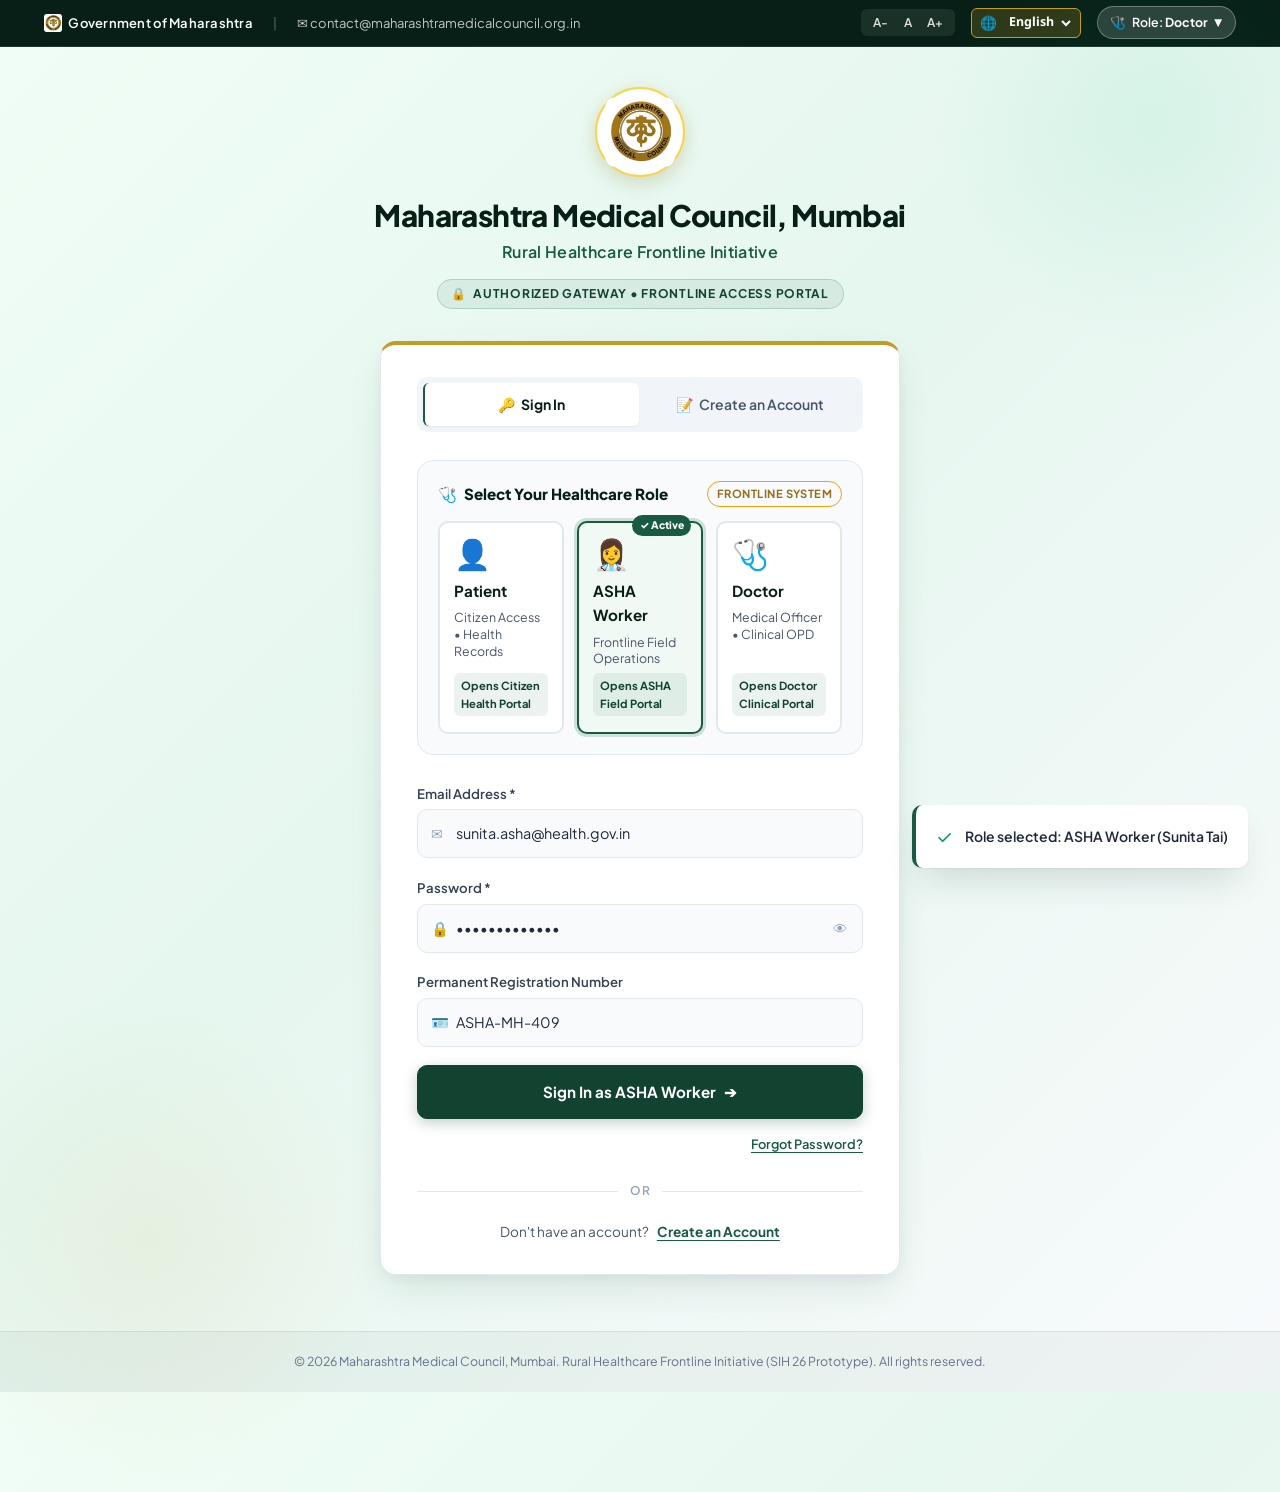
<file: login.html>
<!doctype html>
<html lang="en">
  <head>
    <meta charset="UTF-8" />
    <meta name="viewport" content="width=device-width, initial-scale=1.0" />
    <title data-i18n="page_title.login">Sign In / Register — Maharashtra Medical Council, Mumbai</title>
    <meta
      name="description"
      content="Official authentication portal for Maharashtra Medical Council Rural Healthcare Frontline Initiative." />

    <!-- Google Fonts -->
    <link rel="preconnect" href="https://fonts.googleapis.com" />
    <link rel="preconnect" href="https://fonts.gstatic.com" crossorigin />
    <link
      href="https://fonts.googleapis.com/css2?family=Inter:wght@400;500;600;700&family=Noto+Sans+Devanagari:wght@400;600;700;800&family=Plus+Jakarta+Sans:wght@500;600;700;800&display=swap"
      rel="stylesheet" />

    <!-- Stylesheet -->
    <link rel="stylesheet" href="css/styles.css" />
    <link rel="icon" type="image/png" href="assets/mmc_logo.png" />
  </head>
  <body class="auth-page-wrapper">
    <!-- Top Utility Government Bar -->
    <div class="gov-topbar">
      <div class="container gov-topbar-content">
        <div class="gov-topbar-left">
          <span class="gov-badge">
            <img
              src="assets/mmc_logo.png"
              alt="Govt Emblem"
              class="gov-emblem-small" />
            <span data-i18n="gov.title">Government of Maharashtra</span>
          </span>
          <span style="opacity: 0.4">|</span>
          <a
            href="mailto:contact@maharashtramedicalcouncil.org.in"
            class="gov-contact-item" data-i18n="common.contact_email">
            ✉ contact@maharashtramedicalcouncil.org.in
          </a>
        </div>
        <div class="gov-topbar-right">
          <div class="accessibility-controls" title="Adjust Text Size" data-i18n-title="gov.font_adjust">
            <button
              id="fontDecBtn"
              class="font-resize-btn"
              aria-label="Decrease Font Size">
              A-
            </button>
            <button
              id="fontResetBtn"
              class="font-resize-btn"
              aria-label="Reset Font Size">
              A
            </button>
            <button
              id="fontIncBtn"
              class="font-resize-btn"
              aria-label="Increase Font Size">
              A+
            </button>
          </div>
          <div class="lang-select-wrapper">
            <span class="lang-globe-icon" aria-hidden="true">🌐</span>
            <select
              id="langSelect"
              class="lang-select"
              aria-label="Select Language">
              <option value="en">English</option>
              <option value="hi">हिंदी</option>
              <option value="mr">मराठी</option>
            </select>
          </div>
        </div>
      </div>
    </div>

    <!-- Main Authentication Container -->
    <main class="auth-main-container">
      <!-- MMC Branding Header -->
      <a
        href="index.html"
        class="auth-header-link"
        style="text-decoration: none; color: inherit; display: block">
        <div class="auth-header">
          <div class="auth-logo-badge">
            <img
              src="assets/mmc_logo.png"
              alt="Maharashtra Medical Council Seal"
              class="auth-logo-img" />
          </div>
          <h1 class="auth-title" data-i18n="brand.title">Maharashtra Medical Council, Mumbai</h1>
          <p class="auth-subtitle" data-i18n="brand.subtitle">Rural Healthcare Frontline Initiative</p>
          <div class="auth-security-pill">
            <span>🔒</span> <span data-i18n="auth.gateway">Authorized Gateway • Frontline Access Portal</span>
          </div>
        </div>
      </a>

      <!-- Centered Authentication Card -->
      <div class="auth-card">
        <!-- Active Session Detected Banner (if already logged in) -->
        <div
          id="activeSessionBanner"
          class="auth-active-session-banner"
          style="display: none">
          <div>
            <strong data-i18n="gov.active_session">Active Session:</strong> <span data-i18n="gov.logged_in_as">Logged in as</span>
            <span id="activeUserName" data-i18n="common.default_user">User</span> (<span id="activeUserRole"
               data-i18n="topbar.role_label">Role</span
            >)
          </div>
          <button
            type="button"
            id="resumeSessionBtn"
            class="auth-active-session-btn"
            data-i18n="auth.continue_session">
            Continue to Website ➔
          </button>
        </div>

        <!-- Card Tabs: Sign In / Create Account -->
        <div class="auth-tab-bar" role="tablist">
          <button
            type="button"
            id="tabSignInBtn"
            class="auth-tab-btn active"
            role="tab"
            aria-selected="true">
            <span>🔑</span> <span data-i18n="auth.tab_signin">Sign In</span>
          </button>
          <button
            type="button"
            id="tabSignUpBtn"
            class="auth-tab-btn"
            role="tab"
            aria-selected="false">
            <span>📝</span> <span data-i18n="auth.tab_signup">Create an Account</span>
          </button>
        </div>

        <!-- ==================================================================
             PANEL 1: SIGN IN FORM
             ================================================================== -->
        <div id="signInPanel" class="auth-panel-view">
          <!-- 3-Role Selection Option (Requirement 1 & 7) -->
          <div class="auth-role-select-box">
            <div class="auth-role-header">
              <div class="auth-role-title">
                <span>🩺</span> <span data-i18n="auth.role_header">Select Your Healthcare Role</span>
              </div>
              <span class="auth-role-badge-tag" data-i18n="auth.role_frontline_tag">Frontline System</span>
            </div>

            <div class="auth-role-grid" id="loginRoleGrid">
              <!-- Role 1: Patient -->
              <div
                class="auth-role-card"
                data-role-key="patient"
                data-demo-name="Sita Devi"
                data-demo-email="sita.devi@citizen.health.gov.in"
                data-demo-reg="MMC-PT-108"
                data-role-display="Patient"
                data-dest="patient-dashboard.html">
                <div class="auth-role-icon">👤</div>
                <div class="auth-role-name" data-i18n="auth.role_patient">Patient</div>
                <div class="auth-role-persona" data-i18n="auth.role_patient_sub">
                  Sita Devi • Vadgaon Village (Citizen Access)
                </div>
                <span class="auth-role-dest" data-i18n="auth.role_dest_patient">Citizen Patient Portal</span>
              </div>

              <!-- Role 2: ASHA Worker -->
              <div
                class="auth-role-card selected"
                data-role-key="asha"
                data-demo-name="Sunita Tai"
                data-demo-email="sunita.asha@health.gov.in"
                data-demo-reg="ASHA-MH-409"
                data-role-display="ASHA Worker"
                data-dest="asha-dashboard.html">
                <div class="auth-role-icon">👩‍⚕️</div>
                <div class="auth-role-name" data-i18n="auth.role_asha">ASHA Worker</div>
                <div class="auth-role-persona" data-i18n="auth.role_asha_sub">
                  Sunita Tai • Sub-Centre Field Operations
                </div>
                <span class="auth-role-dest" data-i18n="auth.role_dest_asha">ASHA Frontline Field Portal</span>
              </div>

              <!-- Role 3: Doctor -->
              <div
                class="auth-role-card"
                data-role-key="doctor"
                data-demo-name="Dr. Sharma"
                data-demo-email="dr.sharma@phc.org"
                data-demo-reg="MMC-2018-0924"
                data-role-display="Doctor"
                data-dest="doctor-dashboard.html">
                <div class="auth-role-icon">🩺</div>
                <div class="auth-role-name" data-i18n="auth.role_doctor">Doctor</div>
                <div class="auth-role-persona" data-i18n="auth.role_doctor_sub">
                  Dr. Sharma • PHC ABC Medical Officer
                </div>
                <span class="auth-role-dest" data-i18n="auth.role_dest_doctor">Medical Officer Clinical Portal</span>
              </div>
            </div>
          </div>

          <form id="signInForm" autocomplete="on">
            <!-- Email -->
            <div class="auth-form-group">
              <label for="signInEmail" class="auth-label" data-i18n="auth.email"
                >Email Address *</label
              >
              <div class="auth-input-wrapper">
                <span class="auth-input-icon">✉</span>
                <input
                  type="email"
                  id="signInEmail"
                  class="auth-input"
                  placeholder="e.g. asha.vadgaon@health.gov.in"
                  data-i18n-placeholder="auth.email_ph"
                  required />
              </div>
            </div>

            <!-- Password -->
            <div class="auth-form-group">
              <label for="signInPassword" class="auth-label" data-i18n="auth.password">Password *</label>
              <div class="auth-input-wrapper">
                <span class="auth-input-icon">🔒</span>
                <input
                  type="password"
                  id="signInPassword"
                  class="auth-input"
                  placeholder="••••••••"
                  data-i18n-placeholder="auth.password_ph"
                  required />
                <button
                  type="button"
                  id="toggleSignInPwd"
                  class="auth-pwd-toggle"
                  title="Show/Hide Password">
                  👁
                </button>
              </div>
            </div>

            <!-- Permanent Registration Number (Optional) -->
            <div class="auth-form-group">
              <label for="signInRegNo" class="auth-label" data-i18n="auth.reg_no">
                Permanent Registration Number
                <span class="optional-text" data-i18n="auth.reg_no_optional">(Optional)</span>
              </label>
              <div class="auth-input-wrapper">
                <span class="auth-input-icon">🪪</span>
                <input
                  type="text"
                  id="signInRegNo"
                  class="auth-input"
                  placeholder="e.g. MMC-2024-XXXXX or ASHA ID"
                  data-i18n-placeholder="auth.reg_no_ph" />
              </div>
            </div>

            <!-- Sign In Submit Button -->
            <button type="submit" id="signInSubmitBtn" class="btn-auth-primary">
              <span data-i18n="auth.signin_btn">Sign In</span>
              <span>➔</span>
            </button>

            <!-- Actions Row: Forgot Password -->
            <div class="auth-actions-row">
              <span></span>
              <button
                type="button"
                id="forgotPasswordTrigger"
                class="auth-text-btn"
                data-i18n="auth.forgot_pwd">
                Forgot Password?
              </button>
            </div>

            <!-- Switch to Sign Up -->
            <div class="auth-divider">
              <span data-i18n="auth.or">OR</span>
            </div>

            <div class="auth-switch-footer">
              <span data-i18n="auth.no_account">Don't have an account?</span>
              <button type="button" id="switchToSignUpBtn" data-i18n="auth.create_account_btn">
                Create an Account
              </button>
            </div>
          </form>
        </div>

        <!-- ==================================================================
             PANEL 2: SIGN UP / REGISTER FORM
             ================================================================== -->
        <div id="signUpPanel" class="auth-panel-view" style="display: none">
          <form id="signUpForm" autocomplete="on">
            <!-- Full Name -->
            <div class="auth-form-group">
              <label for="signUpName" class="auth-label" data-i18n="auth.full_name">Full Name *</label>
              <div class="auth-input-wrapper">
                <span class="auth-input-icon">👤</span>
                <input
                  type="text"
                  id="signUpName"
                  class="auth-input"
                  placeholder="e.g. Sunita Devi Patil or Dr. Rajesh Kulkarni"
                  data-i18n-placeholder="auth.full_name_ph"
                  required />
              </div>
            </div>

            <!-- Email Address -->
            <div class="auth-form-group">
              <label for="signUpEmail" class="auth-label" data-i18n="auth.email"
                >Email Address *</label
              >
              <div class="auth-input-wrapper">
                <span class="auth-input-icon">✉</span>
                <input
                  type="email"
                  id="signUpEmail"
                  class="auth-input"
                  placeholder="e.g. sunita.patil@health.gov.in"
                  data-i18n-placeholder="auth.email_ph"
                  required />
              </div>
            </div>

            <!-- Mobile Number -->
            <div class="auth-form-group">
              <label for="signUpMobile" class="auth-label" data-i18n="auth.mobile"
                >Mobile Number *</label
              >
              <div class="auth-input-wrapper">
                <span class="auth-input-icon">📱</span>
                <input
                  type="tel"
                  id="signUpMobile"
                  class="auth-input"
                  placeholder="e.g. 9823456780"
                  pattern="[0-9]{10}"
                  title="10-digit mobile number"
                  data-i18n-placeholder="auth.mobile_ph"
                  required />
              </div>
            </div>

            <!-- Select Role -->
            <div class="auth-form-group">
              <label for="signUpRole" class="auth-label" data-i18n="auth.role_label">Select Role *</label>
              <div class="auth-input-wrapper">
                <span class="auth-input-icon">🏥</span>
                <select id="signUpRole" class="auth-input" required>
                  <option value="" disabled selected data-i18n="auth.role_select_ph">
                    -- Select Your Healthcare Role --
                  </option>
                  <option value="Patient" data-i18n="auth.role_patient">Patient (Citizen Access)</option>
                  <option value="ASHA Worker" data-i18n="auth.role_asha">
                    ASHA Worker (Field Mobilizer)
                  </option>
                  <option value="Doctor" data-i18n="auth.role_doctor">Doctor (Medical Officer)</option>
                </select>
              </div>
            </div>

            <!-- Permanent Registration Number (Optional) -->
            <div class="auth-form-group">
              <label for="signUpRegNo" class="auth-label" data-i18n="auth.reg_no">
                Permanent Registration Number
                <span class="optional-text" data-i18n="auth.reg_no_optional">(Optional)</span>
              </label>
              <div class="auth-input-wrapper">
                <span class="auth-input-icon">🪪</span>
                <input
                  type="text"
                  id="signUpRegNo"
                  class="auth-input"
                  data-i18n-placeholder="auth.reg_no_ph"
                  placeholder="e.g. MMC-98214 or Circle Sub-Centre ID" />
              </div>
            </div>

            <!-- Password -->
            <div class="auth-form-group">
              <label for="signUpPassword" class="auth-label" data-i18n="auth.password">Password *</label>
              <div class="auth-input-wrapper">
                <span class="auth-input-icon">🔒</span>
                <input
                  type="password"
                  id="signUpPassword"
                  class="auth-input"
                  data-i18n-placeholder="auth.password_ph"
                  placeholder="Create password (min. 6 characters)"
                  minlength="6"
                  required />
              </div>
            </div>

            <!-- Confirm Password -->
            <div class="auth-form-group">
              <label for="signUpConfirmPassword" class="auth-label" data-i18n="auth.confirm_password"
                >Confirm Password *</label
              >
              <div class="auth-input-wrapper">
                <span class="auth-input-icon">🔒</span>
                <input
                  type="password"
                  id="signUpConfirmPassword"
                  class="auth-input"
                  data-i18n-placeholder="auth.confirm_password_ph"
                  placeholder="Re-enter your password"
                  minlength="6"
                  required />
              </div>
            </div>

            <!-- Create Account Button -->
            <button type="submit" id="signUpSubmitBtn" class="btn-auth-primary">
              <span data-i18n="auth.register_submit">Create Account ➔</span>
            </button>

            <!-- Switch to Sign In -->
            <div class="auth-divider">
              <span data-i18n="auth.or">OR</span>
            </div>

            <div class="auth-switch-footer">
              <span data-i18n="auth.already_account">Already have an account?</span>
              <button type="button" id="switchToSignInBtn" data-i18n="nav.signin">Sign In</button>
            </div>
          </form>
        </div>

        <!-- ==================================================================
             PANEL 3: SUCCESS CONFIRMATION STATE (Displayed after Sign Up)
             ================================================================== -->
        <div
          id="signUpConfirmationPanel"
          class="auth-confirm-panel"
          style="display: none">
          <div class="auth-confirm-icon-circle">✓</div>
          <h2 class="auth-confirm-title" data-i18n="auth.reg_success_title">Registration Successful</h2>
          <p class="auth-confirm-subtitle" data-i18n="auth.reg_success_sub">
            Your account has been created successfully.
          </p>

          <div class="auth-confirm-summary-box">
            <div class="auth-confirm-summary-row">
              <span class="auth-confirm-summary-label" data-i18n="auth.field_fullname">Full Name:</span>
              <span id="confirmSummaryName" class="auth-confirm-summary-val" data-i18n="auth.demo_asha_name"
                >Sunita Devi</span
              >
            </div>
            <div class="auth-confirm-summary-row">
              <span class="auth-confirm-summary-label" data-i18n="auth.field_role">Role:</span>
              <span id="confirmSummaryRole" class="auth-confirm-summary-val" data-i18n="login.role_asha"
                >ASHA Worker</span
              >
            </div>
            <div class="auth-confirm-summary-row">
              <span class="auth-confirm-summary-label" data-i18n="auth.field_email">Email:</span>
              <span id="confirmSummaryEmail" class="auth-confirm-summary-val"
                >sunita@health.gov.in</span
              >
            </div>
            <div class="auth-confirm-summary-row">
              <span class="auth-confirm-summary-label" data-i18n="auth.net_status_lbl">Network Status:</span>
              <span
                class="auth-confirm-summary-val"
                style="color: var(--status-green)"
                 data-i18n="auth.net_status_val">● Authorized Frontline Access</span
              >
            </div>
          </div>

          <p
            style="
              font-size: 0.8rem;
              color: var(--color-slate-500);
              margin-bottom: 1.25rem;
            " data-i18n="auth.unlock_desc">
            Click below to unlock full access to the Maharashtra Medical Council
            rural healthcare portal.
          </p>

          <button
            type="button"
            id="continueToWebsiteBtn"
            class="btn-auth-primary">
            <span data-i18n="auth.btn_continue_web">Continue to Website</span>
            <span>➔</span>
          </button>
        </div>
      </div>
    </main>

    <!-- Forgot Password Modal -->
    <div id="forgotPasswordModal" class="modal-overlay">
      <div class="modal-dialog">
        <div class="modal-header">
          <h3 class="modal-title" data-i18n="auth.pwd_recovery_title">Password Recovery</h3>
          <button class="modal-close-btn" id="forgotModalCloseBtn">
            &times;
          </button>
        </div>
        <div class="modal-body">
          <p
            style="
              font-size: 0.875rem;
              color: var(--color-slate-600);
              margin-bottom: 1.25rem;
              line-height: 1.6;
            "
            data-i18n="auth.pwd_recovery_desc">
            Enter your registered Email Address or Permanent Registration Number
            to receive a one-time reset authorization code.
          </p>
          <div class="auth-form-group">
            <label class="auth-label" data-i18n="auth.lbl_reg_number">Email or Permanent Reg. Number</label>
            <input
              type="text"
              id="forgotInput"
              class="auth-input no-icon"
              data-i18n-placeholder="auth.reg_no_ph"
              placeholder="e.g. name@phc.org or MMC-XXXXX" />
          </div>
          <div class="demo-only-callout" style="margin-bottom: 1.25rem">
            <span data-i18n="auth.dho_reset_note"><span data-i18n="auth.dho_reset_note">Under MMC guidelines, credentials can also be reset via your District Health Officer (DHO).</span></span>
          </div>
          <button
            type="button"
            id="forgotSubmitBtn"
            class="btn-auth-primary"
            style="margin-bottom: 0.5rem"
            data-i18n="auth.send_reset">
            Send Reset Instructions
          </button>
        </div>
      </div>
    </div>

    <!-- Official MMC Footer Strip -->
    <footer
      style="
        text-align: center;
        padding: 1.25rem 1rem;
        background: rgba(13, 47, 34, 0.04);
        border-top: 1px solid rgba(13, 47, 34, 0.08);
        font-size: 0.775rem;
        color: var(--color-slate-500);
      ">
      <div class="container" data-i18n="footer.copyright">
        © 2026 Maharashtra Medical Council, Mumbai. All Rights Reserved. •
        Government of Maharashtra Prototype
      </div>
    </footer>

    <!-- JavaScript Logic -->
    <script src="js/translations.js"></script>
    <script src="js/app.js"></script>
    <script>
      // Authentication Page Controller Logic
      document.addEventListener("DOMContentLoaded", () => {
        const urlParams = new URLSearchParams(window.location.search);
        const isLogout = urlParams.get("logout") === "true";

        if (isLogout) {
          sessionStorage.removeItem("loggedIn");
          localStorage.removeItem("loggedIn");
          sessionStorage.removeItem("mmc_user_session");
          localStorage.removeItem("mmc_user_session");
          if (typeof showToast === "function") {
            showToast("✓ You have been logged out safely.");
          }
        } else {
          // Check if session already exists
          const existingSession =
            sessionStorage.getItem("mmc_user_session") ||
            localStorage.getItem("mmc_user_session");
          const isLoggedIn =
            sessionStorage.getItem("loggedIn") === "true" ||
            localStorage.getItem("loggedIn") === "true";
          if (isLoggedIn && existingSession) {
            try {
              const session = JSON.parse(existingSession);
              const banner = document.getElementById("activeSessionBanner");
              const nameSpan = document.getElementById("activeUserName");
              const roleSpan = document.getElementById("activeUserRole");
              if (banner && nameSpan && roleSpan) {
                nameSpan.textContent = session.name || "User";
                roleSpan.textContent = session.role || "Member";
                banner.style.display = "flex";
              }
            } catch (e) {}
          }
        }

        // Tab Switching
        const tabSignIn = document.getElementById("tabSignInBtn");
        const tabSignUp = document.getElementById("tabSignUpBtn");
        const signInPanel = document.getElementById("signInPanel");
        const signUpPanel = document.getElementById("signUpPanel");
        const confirmationPanel = document.getElementById(
          "signUpConfirmationPanel",
        );

        function showSignIn() {
          tabSignIn.classList.add("active");
          tabSignUp.classList.remove("active");
          tabSignIn.setAttribute("aria-selected", "true");
          tabSignUp.setAttribute("aria-selected", "false");
          signInPanel.style.display = "block";
          signUpPanel.style.display = "none";
          confirmationPanel.style.display = "none";
        }

        function showSignUp() {
          tabSignUp.classList.add("active");
          tabSignIn.classList.remove("active");
          tabSignUp.setAttribute("aria-selected", "true");
          tabSignIn.setAttribute("aria-selected", "false");
          signUpPanel.style.display = "block";
          signInPanel.style.display = "none";
          confirmationPanel.style.display = "none";
        }

        tabSignIn?.addEventListener("click", showSignIn);
        tabSignUp?.addEventListener("click", showSignUp);
        document
          .getElementById("switchToSignUpBtn")
          ?.addEventListener("click", showSignUp);
        document
          .getElementById("switchToSignInBtn")
          ?.addEventListener("click", showSignIn);

        // Check URL parameter or hash for default tab selection (Requirement 2 & 8)
        const tabParam = (
          urlParams.get("tab") || window.location.hash.replace("#", "")
        ).toLowerCase();
        if (
          tabParam === "signup" ||
          tabParam === "register" ||
          tabParam === "create"
        ) {
          showSignUp();
        } else {
          showSignIn();
        }

        // Resume Active Session
        document
          .getElementById("resumeSessionBtn")
          ?.addEventListener("click", () => {
            sessionStorage.removeItem("userLoggedOut");
            const role =
              localStorage.getItem("userRole") ||
              sessionStorage.getItem("userRole") ||
              "asha";
            if (role === "patient")
              window.location.href = "patient-dashboard.html";
            else if (role === "doctor")
              window.location.href = "doctor-dashboard.html";
            else window.location.href = "asha-dashboard.html";
          });

        // Toggle Password Visibility
        document
          .getElementById("toggleSignInPwd")
          ?.addEventListener("click", function () {
            const pwdInput = document.getElementById("signInPassword");
            if (pwdInput.type === "password") {
              pwdInput.type = "text";
              this.textContent = "🙈";
            } else {
              pwdInput.type = "password";
              this.textContent = "👁";
            }
          });

        // References for Sign In Form & Role Selection
        const signInForm = document.getElementById("signInForm");
        const submitBtn = document.getElementById("signInSubmitBtn");
        const roleCards = document.querySelectorAll(".auth-role-card");
        let currentSelectedRoleKey = "asha";

        function applyRoleSelection(card) {
          if (!card) return;
          roleCards.forEach((c) => c.classList.remove("selected"));
          card.classList.add("selected");

          currentSelectedRoleKey = card.getAttribute("data-role-key") || "asha";
          const email =
            card.getAttribute("data-demo-email") || "sunita.asha@health.gov.in";
          const reg = card.getAttribute("data-demo-reg") || "ASHA-MH-409";
          const roleDisplay =
            card.getAttribute("data-role-display") || "ASHA Worker";
          const name = card.getAttribute("data-demo-name") || "Sunita Tai";

          const emailInput = document.getElementById("signInEmail");
          const pwdInput = document.getElementById("signInPassword");
          const regInput = document.getElementById("signInRegNo");

          if (emailInput) emailInput.value = email;
          if (pwdInput) pwdInput.value = "Swasthya@2026";
          if (regInput) regInput.value = reg;

          if (signInForm) {
            signInForm.dataset.selectedRole = roleDisplay;
            signInForm.dataset.selectedRoleKey = currentSelectedRoleKey;
            signInForm.dataset.selectedName = name;
          }

          const roleDisplayKey = currentSelectedRoleKey === 'patient'
            ? 'auth.role_patient'
            : currentSelectedRoleKey === 'doctor'
            ? 'auth.role_doctor'
            : 'auth.role_asha';
          const localizedRole = typeof t === "function" ? t(roleDisplayKey, roleDisplay) : roleDisplay;
          const signInAsLabel = typeof t === "function" ? t("auth.signin_as", "Sign In as") : "Sign In as";

          if (submitBtn) {
            submitBtn.innerHTML = `<span>${signInAsLabel} ${localizedRole}</span> <span>➔</span>`;
          }

          if (typeof showToast === "function") {
            const roleSelectedLabel = typeof t === "function" ? t("alert.role_selected", "Role selected:") : "Role selected:";
            showToast(`${roleSelectedLabel} ${localizedRole} (${name})`);
          }
        }

        roleCards.forEach((card) => {
          card.addEventListener("click", () => applyRoleSelection(card));
        });

        window.addEventListener("languageChanged", () => {
          const selCard = document.querySelector(".auth-role-card.selected");
          if (selCard) {
            applyRoleSelection(selCard);
          }
        });

        // Set default role (ASHA Worker) on load safely
        const defaultCard =
          document.querySelector('.auth-role-card[data-role-key="asha"]') ||
          roleCards[0];
        if (defaultCard) {
          applyRoleSelection(defaultCard);
        }

        // Sign In Form Submission Handler
        function handleSignInSubmit(e) {
          if (e) {
            e.preventDefault();
            e.stopPropagation();
          }

          const emailInput = document.getElementById("signInEmail");
          const regInput = document.getElementById("signInRegNo");
          const email = emailInput ? emailInput.value.trim() : "";
          const regNo = regInput ? regInput.value.trim() : "";

          let selectedRole =
            (signInForm && signInForm.dataset.selectedRoleKey) ||
            currentSelectedRoleKey ||
            "asha";
          let userName =
            (signInForm && signInForm.dataset.selectedName) || "Sunita Tai";
          let roleDisplay =
            (signInForm && signInForm.dataset.selectedRole) || "ASHA Worker";

          if (selectedRole === "patient") {
            roleDisplay = "Patient";
            if (!userName || userName === "User") userName = "Sita Devi";
          } else if (selectedRole === "doctor") {
            roleDisplay = "Doctor";
            if (!userName || userName === "User") userName = "Dr. Sharma";
          } else {
            selectedRole = "asha";
            roleDisplay = "ASHA Worker";
            if (!userName || userName === "User") userName = "Sunita Tai";
          }

          sessionStorage.removeItem("userLoggedOut");
          localStorage.setItem("loggedIn", "true");
          localStorage.setItem("userRole", selectedRole);
          localStorage.setItem("userName", userName);

          sessionStorage.setItem("loggedIn", "true");
          sessionStorage.setItem("userRole", selectedRole);
          sessionStorage.setItem("userName", userName);

          const sessionData = {
            authenticated: true,
            name: userName,
            email: email || `${selectedRole}@health.gov.in`,
            role: roleDisplay,
            roleKey: selectedRole,
            regNo: regNo || "MMC-DEMO-2026",
            loginTime: new Date().toLocaleTimeString(),
          };

          localStorage.setItem("mmc_user_session", JSON.stringify(sessionData));
          sessionStorage.setItem(
            "mmc_user_session",
            JSON.stringify(sessionData),
          );

          if (typeof showToast === "function") {
            showToast(
              `✓ Welcome, ${userName}! Opening ${roleDisplay} Dashboard...`,
            );
          }

          // Direct role-based redirection (Requirements 3 & 5)
          setTimeout(() => {
            if (selectedRole === "patient") {
              window.location.href = "patient-dashboard.html";
            } else if (selectedRole === "asha") {
              window.location.href = "asha-dashboard.html";
            } else if (selectedRole === "doctor") {
              window.location.href = "doctor-dashboard.html";
            } else {
              window.location.href = "asha-dashboard.html";
            }
          }, 150);
        }

        signInForm?.addEventListener("submit", handleSignInSubmit);
        submitBtn?.addEventListener("click", handleSignInSubmit);

        // Sign Up Form Submission
        const signUpForm = document.getElementById("signUpForm");
        let registeredUser = null;

        signUpForm?.addEventListener("submit", (e) => {
          e.preventDefault();
          const name = document.getElementById("signUpName").value.trim();
          const email = document.getElementById("signUpEmail").value.trim();
          const mobile = document.getElementById("signUpMobile").value.trim();
          const role = document.getElementById("signUpRole").value;
          const regNo = document.getElementById("signUpRegNo").value.trim();
          const pwd = document.getElementById("signUpPassword").value;
          const confirmPwd = document.getElementById(
            "signUpConfirmPassword",
          ).value;

          if (pwd !== confirmPwd) {
            if (typeof showToast === "function") {
              showToast("⚠️ Passwords do not match. Please verify.");
            } else {
              alert("Passwords do not match. Please verify.");
            }
            return;
          }

          registeredUser = {
            authenticated: true,
            name: name,
            email: email,
            mobile: mobile,
            role: role,
            regNo: regNo || "MMC-REG-NEW",
            loginTime: new Date().toLocaleTimeString(),
          };

          // Render Confirmation Screen
          document.getElementById("confirmSummaryName").textContent = name;
          document.getElementById("confirmSummaryRole").textContent = role;
          document.getElementById("confirmSummaryEmail").textContent = email;

          signUpPanel.style.display = "none";
          confirmationPanel.style.display = "block";

          if (typeof showToast === "function") {
            showToast("✓ Registration Successful");
          }
        });

        // Continue to Website Button (from confirmation panel)
        document
          .getElementById("continueToWebsiteBtn")
          ?.addEventListener("click", () => {
            sessionStorage.setItem("loggedIn", "true");
            localStorage.setItem("loggedIn", "true");

            let roleKey = "asha";
            let target = "asha-dashboard.html";
            let userName = "Sunita Tai";
            if (registeredUser) {
              const r = (registeredUser.role || "").toLowerCase();
              if (r.includes("patient")) {
                roleKey = "patient";
                target = "patient-dashboard.html";
              } else if (r.includes("doctor")) {
                roleKey = "doctor";
                target = "doctor-dashboard.html";
              }
              userName = registeredUser.name || userName;
              registeredUser.roleKey = roleKey;
              sessionStorage.setItem("userRole", roleKey);
              localStorage.setItem("userRole", roleKey);
              sessionStorage.setItem("userName", userName);
              localStorage.setItem("userName", userName);
              sessionStorage.setItem(
                "mmc_user_session",
                JSON.stringify(registeredUser),
              );
              localStorage.setItem(
                "mmc_user_session",
                JSON.stringify(registeredUser),
              );
            } else {
              sessionStorage.setItem("userRole", "asha");
              localStorage.setItem("userRole", "asha");
              sessionStorage.setItem("userName", userName);
              localStorage.setItem("userName", userName);
            }
            window.location.href = target;
          });

        // Forgot Password Modal Handlers
        const forgotModal = document.getElementById("forgotPasswordModal");
        document
          .getElementById("forgotPasswordTrigger")
          ?.addEventListener("click", () => {
            forgotModal.classList.add("open");
          });
        document
          .getElementById("forgotModalCloseBtn")
          ?.addEventListener("click", () => {
            forgotModal.classList.remove("open");
          });
        document
          .getElementById("forgotSubmitBtn")
          ?.addEventListener("click", () => {
            const inputVal = document
              .getElementById("forgotInput")
              .value.trim();
            if (!inputVal) {
              if (typeof showToast === "function") {
                showToast("Please enter your email or MMC registration number");
              }
              return;
            }
            forgotModal.classList.remove("open");
            if (typeof showToast === "function") {
              showToast(
                `✓ Reset instructions dispatched for ${inputVal}. Check your registered mobile/email.`,
              );
            }
          });
      });
    </script>
  </body>
</html>
</file>
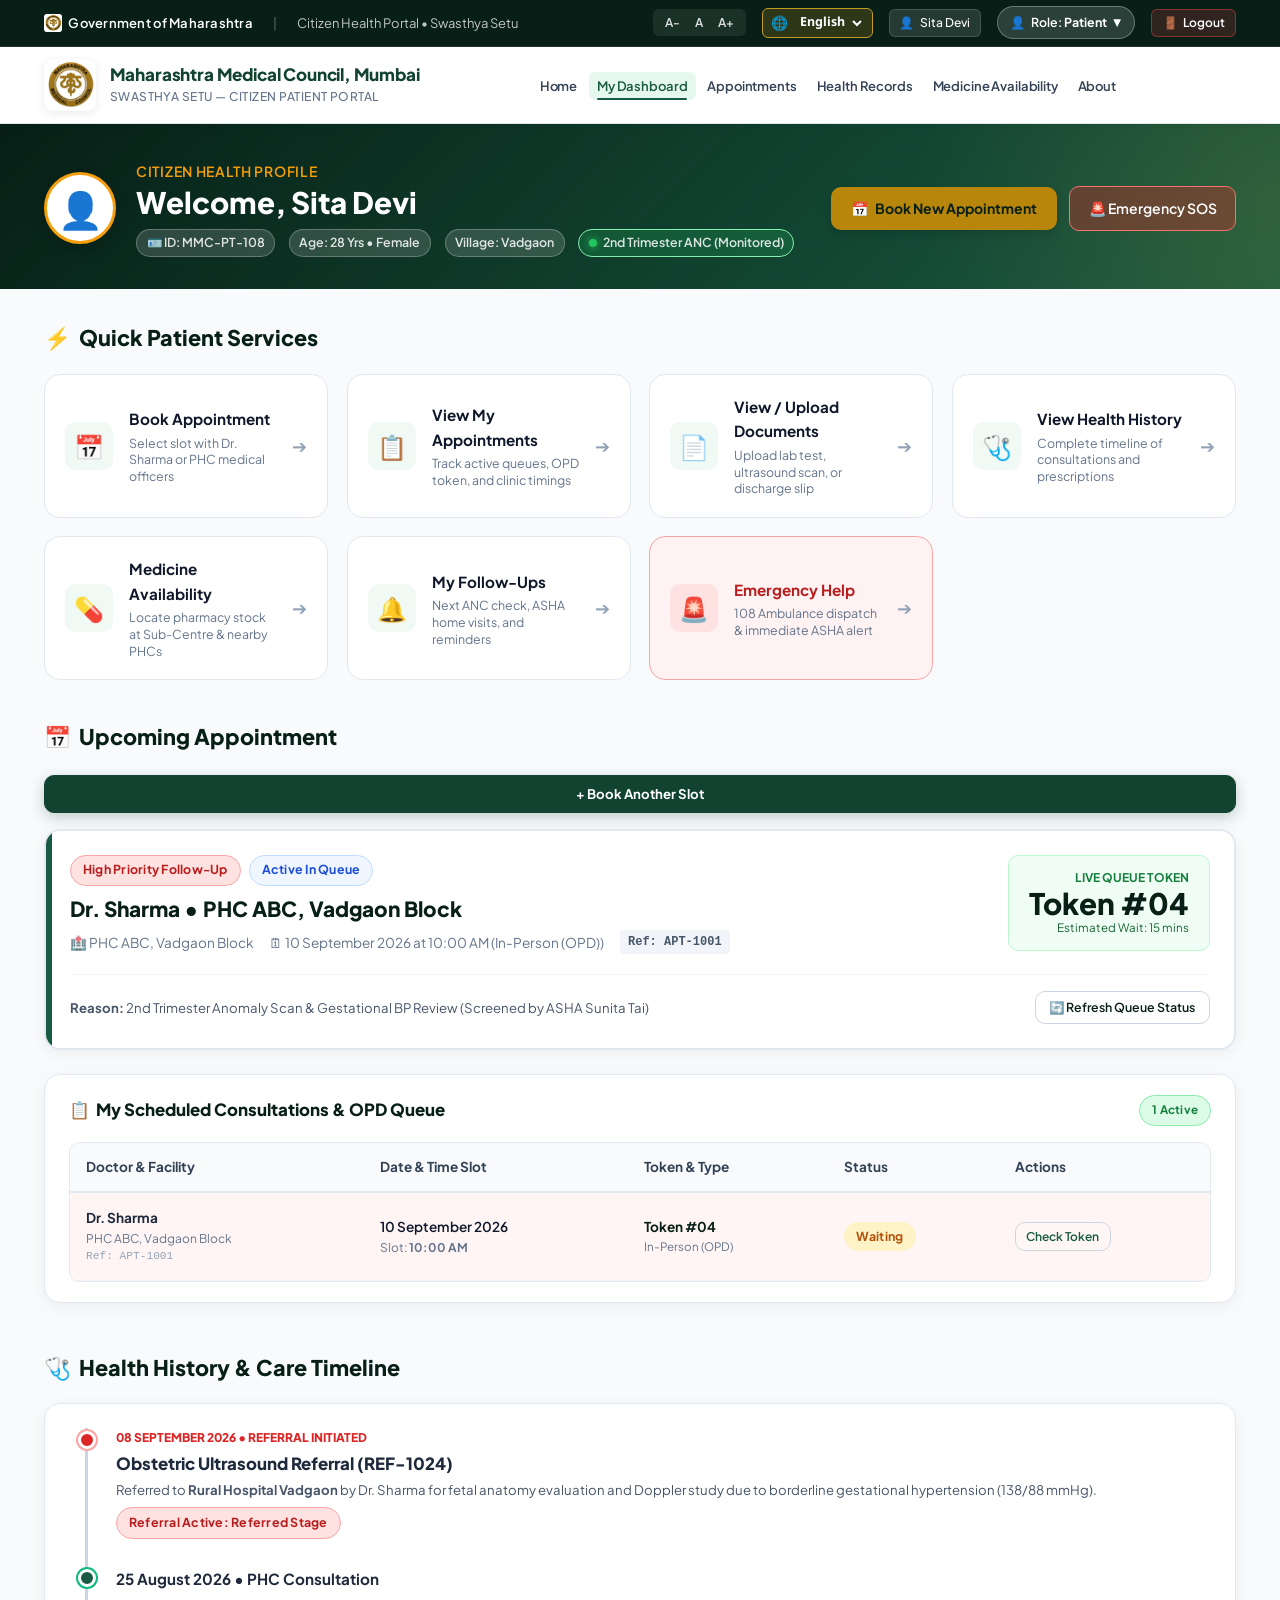
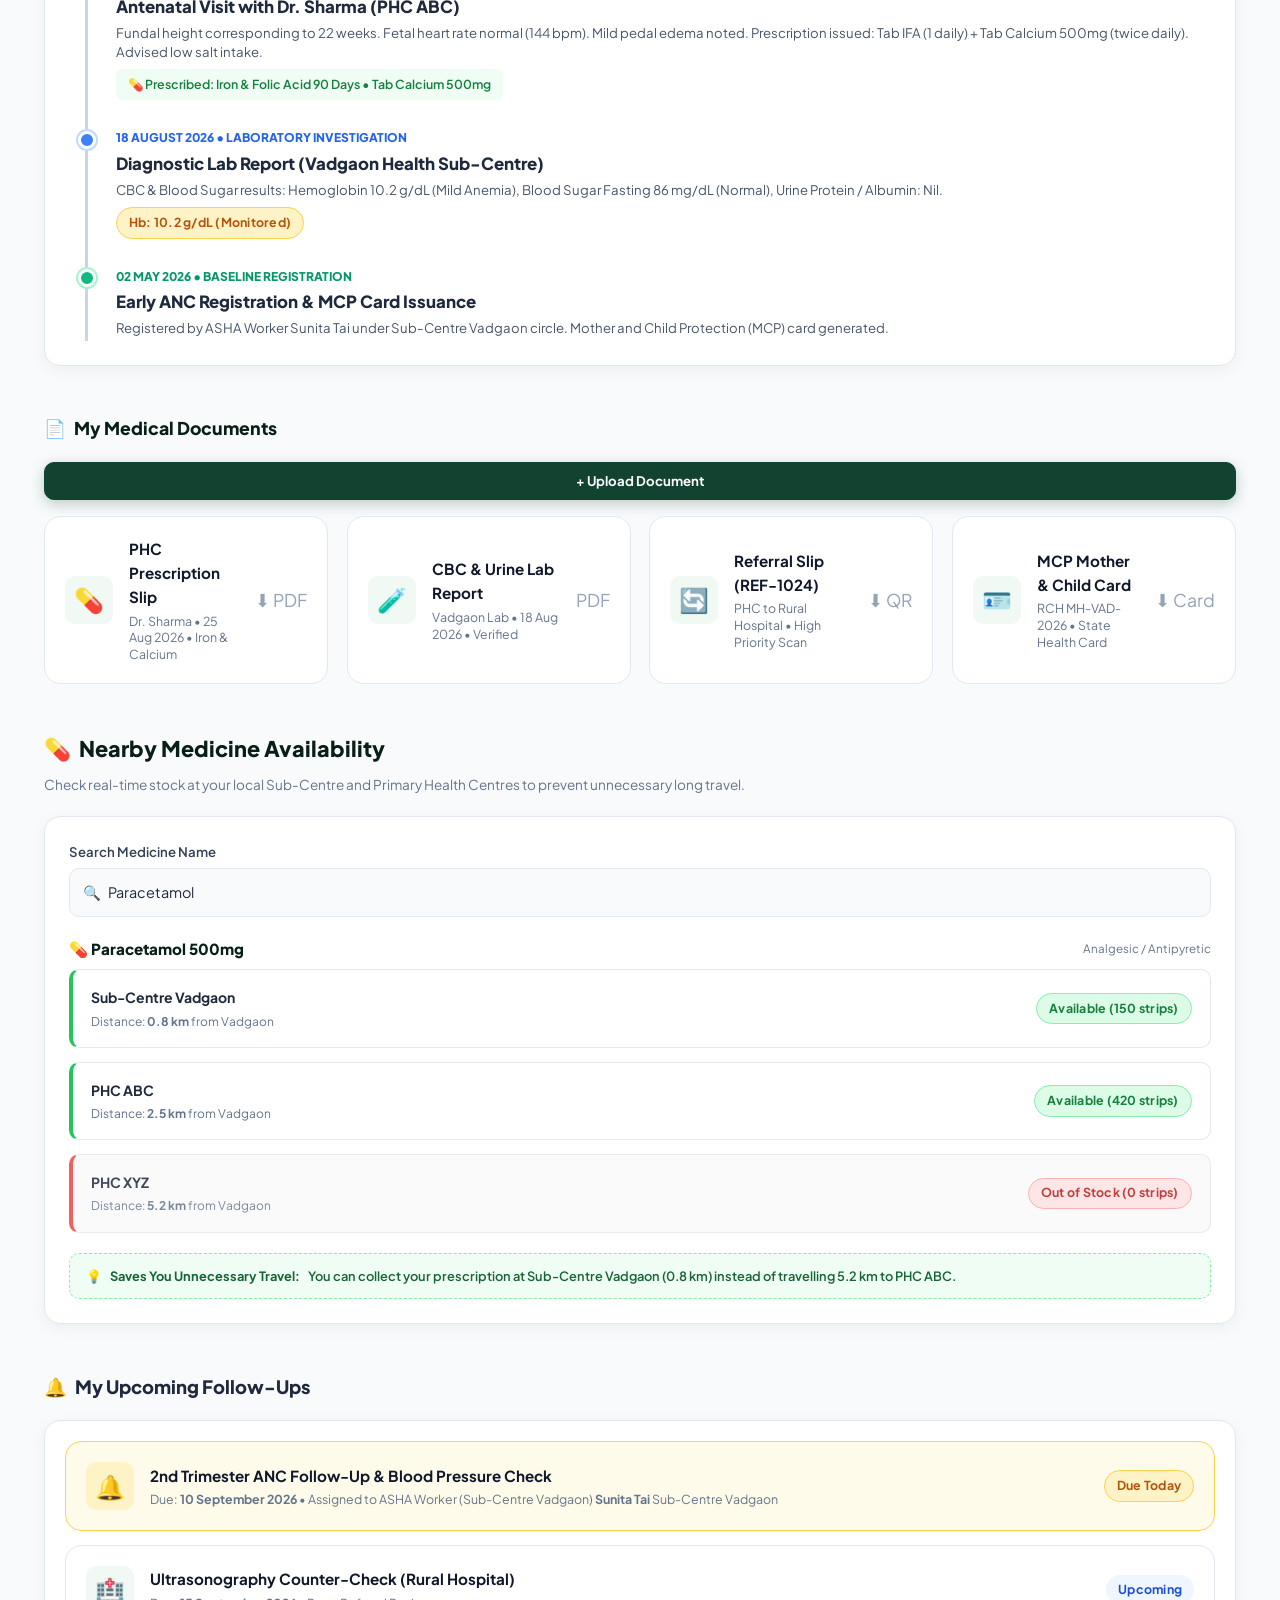
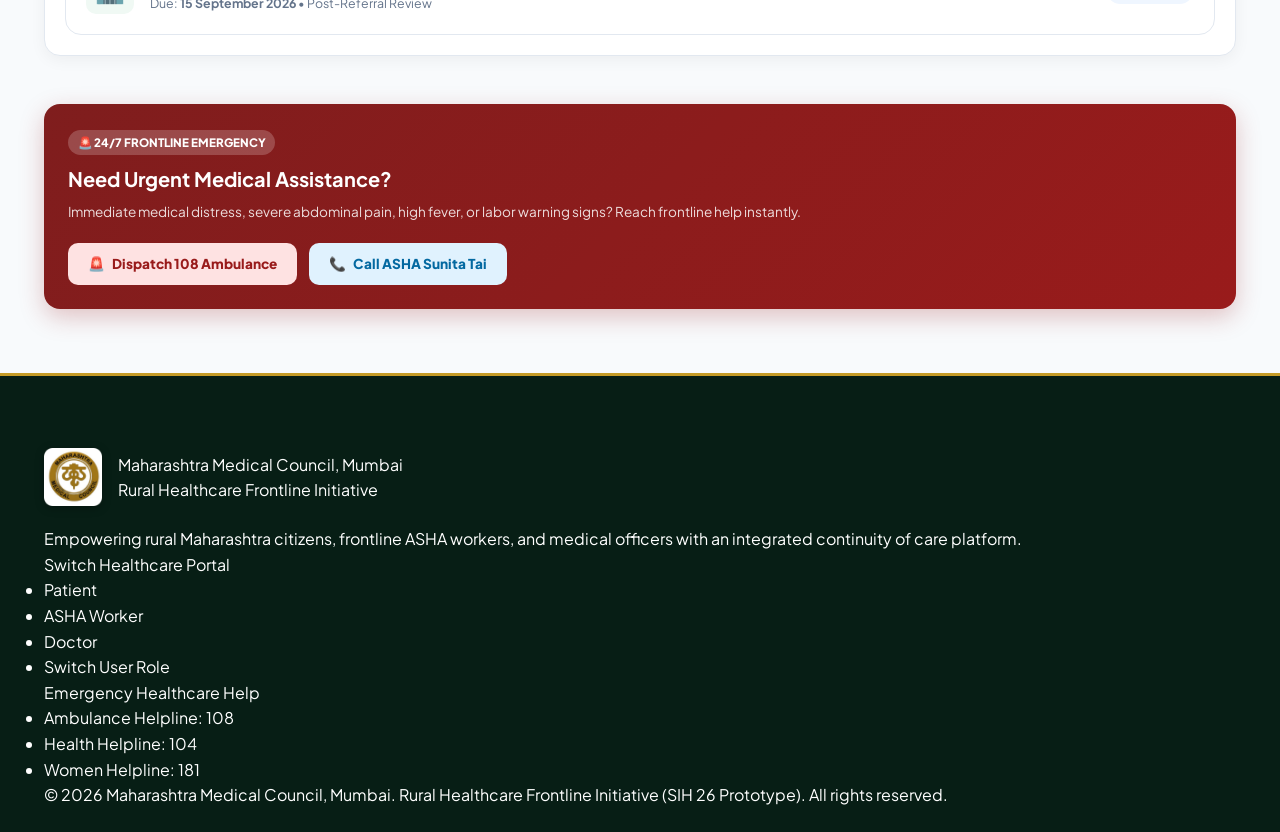
<file: patient-dashboard.html>
<!doctype html>
<html lang="en">
  <head>
    <meta charset="UTF-8" />
    <meta name="viewport" content="width=device-width, initial-scale=1.0" />
    <title data-i18n="page_title.patient">Patient Dashboard — Swasthya Setu | Maharashtra Medical Council</title>
    <meta
      name="description"
      content="Rural citizen health portal for Sita Devi under Maharashtra Medical Council Swasthya Setu. View appointments, health timeline, documents, and nearby medicine availability." />

    <!-- Google Fonts -->
    <link rel="preconnect" href="https://fonts.googleapis.com" />
    <link rel="preconnect" href="https://fonts.gstatic.com" crossorigin />
    <link
      href="https://fonts.googleapis.com/css2?family=Inter:wght@400;500;600;700&family=Noto+Sans+Devanagari:wght@400;600;700;800&family=Plus+Jakarta+Sans:wght@500;600;700;800&display=swap"
      rel="stylesheet" />

    <!-- Stylesheet -->
    <link rel="stylesheet" href="css/styles.css" />
    <link rel="icon" type="image/png" href="assets/mmc_logo.png" />

    <!-- Authentication Gatekeeper & Role Guard -->
    <script>
      (function() {
        const userLoggedOut = sessionStorage.getItem("userLoggedOut") === "true";
        if (userLoggedOut) {
          window.location.replace("login.html");
          return;
        }
        if (localStorage.getItem("loggedIn") !== "true" || localStorage.getItem("userRole") !== "patient") {
          localStorage.setItem("loggedIn", "true");
          localStorage.setItem("userRole", "patient");
          localStorage.setItem("userName", "Sita Devi");
          sessionStorage.setItem("loggedIn", "true");
          sessionStorage.setItem("userRole", "patient");
          sessionStorage.setItem("userName", "Sita Devi");
        }
      })();
    </script>
  </head>
  <body>
    <!-- Top Utility Government Bar -->
    <div class="gov-topbar">
      <div class="container gov-topbar-content">
        <div class="gov-topbar-left">
          <span class="gov-badge">
            <img
              src="assets/mmc_logo.png"
              alt="Govt Emblem"
              class="gov-emblem-small" />
            <span data-i18n="gov.title">Government of Maharashtra</span>
          </span>
          <span style="opacity: 0.4">|</span>
          <span class="gov-contact-item" data-i18n="p_dash.banner_portal">Citizen Health Portal • Swasthya Setu</span>
        </div>
        <div class="gov-topbar-right">
          <div class="accessibility-controls" title="Adjust Text Size" data-i18n-title="gov.font_adjust">
            <button id="fontDecBtn" class="font-resize-btn" aria-label="Decrease Font Size">A-</button>
            <button id="fontResetBtn" class="font-resize-btn" aria-label="Reset Font Size">A</button>
            <button id="fontIncBtn" class="font-resize-btn" aria-label="Increase Font Size">A+</button>
          </div>
          <div class="lang-select-wrapper">
            <span class="lang-globe-icon" aria-hidden="true">🌐</span>
            <select
              id="langSelect"
              class="lang-select"
              aria-label="Select Language">
              <option value="en">English</option>
              <option value="hi">हिंदी</option>
              <option value="mr">मराठी</option>
            </select>
          </div>
          <div id="userSessionPill" class="gov-user-pill">
            <span id="userSessionRoleIcon">👤</span>
            <span id="userSessionName" data-i18n="features.patient_sita">Sita Devi</span>
          </div>
          <button id="logoutBtn" class="gov-logout-btn" title="Sign out">
            <span>🚪</span> <span data-i18n="gov.logout">Logout</span>
          </button>
        </div>
      </div>
    </div>

    <!-- Official Main Navbar -->
    <header class="site-navbar">
      <div class="container navbar-container">
        <a href="index.html" class="brand-link" id="navBrandLink">
          <img
            src="assets/mmc_logo.png"
            alt="Maharashtra Medical Council Logo"
            class="brand-logo-img" />
          <div class="brand-text">
            <span class="brand-title" data-i18n="brand.title">Maharashtra Medical Council, Mumbai</span>
            <span class="brand-subtitle" data-i18n="common.portal_patient">Swasthya Setu — Citizen Patient Portal</span>
          </div>
        </a>

        <nav class="desktop-nav">
          <ul class="nav-menu">
            <li><a href="index.html" class="nav-link" data-i18n="nav.home">Home</a></li>
            <li><a href="patient-dashboard.html" class="nav-link active" data-i18n="nav.my_dashboard">My Dashboard</a></li>
            <li><a href="#patientAppointmentsSection" class="nav-link" data-i18n="nav.appointments">Appointments</a></li>
            <li><a href="#patientHealthHistorySection" class="nav-link" data-i18n="nav.health_records">Health Records</a></li>
            <li><a href="#patientMedicineSection" class="nav-link" data-i18n="nav.medicines">Medicine Availability</a></li>
            <li><a href="about.html" target="_blank" class="nav-link" data-i18n="nav.about">About</a></li>
          </ul>
        </nav>

        <div style="display: flex; align-items: center; gap: 0.75rem">
          <button id="mobileNavToggle" class="mobile-nav-toggle" aria-label="Open Navigation Menu">
            <svg width="24" height="24" viewBox="0 0 24 24" fill="none" stroke="currentColor" stroke-width="2">
              <path d="M4 6h16M4 12h16M4 18h16" />
            </svg>
          </button>
        </div>
      </div>
    </header>

    <!-- Mobile Drawer -->
    <div id="mobileNavDrawer" class="mobile-nav-drawer" role="dialog" aria-label="Mobile Navigation">
      <div class="drawer-header">
        <div style="font-weight: 800; color: #ffffff" data-i18n="drawer.patient_title">Swasthya Setu — Patient Portal</div>
        <button id="drawerCloseBtn" data-i18n="common.modal_close" data-i18n="common.modal_close" class="drawer-close-btn" aria-label="Close Navigation Menu">✕</button>
      </div>
      <div class="drawer-lang-section" style="padding: 0.75rem 1rem; border-bottom: 1px solid var(--color-slate-200);">
        <label for="drawerLangSelect" class="drawer-lang-label" data-i18n="gov.lang_select">Language / भाषा :</label>
        <div class="drawer-lang-wrapper">
          <span class="lang-globe-icon" aria-hidden="true">🌐</span>
          <select id="drawerLangSelect" class="drawer-lang-select" aria-label="Select Language">
            <option value="en">English</option>
            <option value="hi">हिंदी</option>
            <option value="mr">मराठी</option>
          </select>
        </div>
      </div>
      <div class="drawer-body">
        <a href="index.html" class="drawer-link" data-i18n="nav.home">Home</a>
        <a href="patient-dashboard.html" class="drawer-link active" data-i18n="nav.my_dashboard">My Dashboard</a>
        <a href="#patientAppointmentsSection" class="drawer-link" data-i18n="nav.appointments">Appointments</a>
        <a href="#patientHealthHistorySection" class="drawer-link" data-i18n="nav.health_records">Health Records</a>
        <a href="#patientMedicineSection" class="drawer-link" data-i18n="nav.medicines">Medicine Availability</a>
        <a href="about.html" class="drawer-link" data-i18n="nav.about">About</a>
        <button id="drawerLogoutBtn" class="drawer-link" style="width: 100%; text-align: left; background: none; border: none; cursor: pointer; color: #ef4444;">
          🚪 <span data-i18n="gov.logout">Logout</span>
        </button>
      </div>
    </div>

    <!-- Main Content -->
    <main>
      <!-- Patient Welcome Section / Hero Banner -->
      <section class="role-hero-banner">
        <div class="container role-hero-flex">
          <div class="role-hero-profile">
            <div class="role-avatar-circle" title="Citizen Profile">
              👤
            </div>
            <div class="role-profile-details">
              <div class="role-hero-greeting" data-i18n="p_dash.profile_title">Citizen Health Profile</div>
              <h1 class="role-hero-name" data-i18n="p_dash.welcome">Welcome, Sita Devi</h1>
              <div class="role-hero-meta">
                <span class="role-meta-tag" data-i18n="p_dash.id_badge">🪪 ID: MMC-PT-108</span>
                <span class="role-meta-tag" data-i18n="p_dash.age_gender">🎂 Age: 28 Yrs • Female</span>
                <span class="role-meta-tag" data-i18n="p_dash.village">📍 Village: Vadgaon</span>
                <span class="role-meta-tag" style="background: rgba(34, 197, 94, 0.2); border-color: #86efac;">
                  <span class="status-online-dot"></span> <span data-i18n="p_dash.anc_badge">2nd Trimester ANC (Monitored)</span>
                </span>
              </div>
            </div>
          </div>

          <div class="role-hero-actions">
            <button type="button" id="patientBookApptBtn" class="btn-hero-action" onclick="openPatientBookModal();">
              <span>📅</span> <span data-i18n="p_dash.btn_book_appt">Book New Appointment</span>
            </button>
            <a href="#patientEmergencySection" class="btn-hero-secondary" style="background: rgba(220, 38, 38, 0.35); border-color: #f87171;">
              <span>🚨</span> <span data-i18n="p_dash.btn_emergency_sos">Emergency SOS</span>
            </a>
          </div>
        </div>
      </section>

      <div class="container" style="padding-top: 2rem; padding-bottom: 4rem;">
        
        <!-- 7 Main Actions Grid (Requirement 2) -->
        <div style="margin-bottom: 2.5rem;">
          <h2 style="font-size: 1.35rem; font-weight: 800; color: var(--color-primary-darkest); margin-bottom: 1.15rem; display: flex; align-items: center; gap: 0.5rem;">
            <span>⚡</span> <span data-i18n="p_dash.quick_services">Quick Patient Services</span>
          </h2>
          <div class="field-action-grid">
            <!-- 1. Book Appointment -->
            <div class="field-action-card" id="patientBookApptCard" onclick="openPatientBookModal();">
              <div class="action-icon-circle">📅</div>
              <div class="action-content">
                <div class="action-title" data-i18n="p_dash.act_book">Book Appointment</div>
                <div class="action-desc" data-i18n="p_dash.act_book_desc">Select slot with Dr. Sharma or PHC medical officers</div>
              </div>
              <span class="action-arrow">➔</span>
            </div>

            <!-- 2. View My Appointments -->
            <a href="#patientAppointmentsSection" class="field-action-card" id="patientViewApptsCard">
              <div class="action-icon-circle">📋</div>
              <div class="action-content">
                <div class="action-title" data-i18n="p_dash.act_view_appts">View My Appointments</div>
                <div class="action-desc" data-i18n="p_dash.act_view_appts_desc">Track active queues, OPD token, and clinic timings</div>
              </div>
              <span class="action-arrow">➔</span>
            </a>

            <!-- 3. View / Upload Documents -->
            <div class="field-action-card" id="patientUploadDocBtn">
              <div class="action-icon-circle">📄</div>
              <div class="action-content">
                <div class="action-title" data-i18n="p_dash.act_upload_doc">View / Upload Documents</div>
                <div class="action-desc" data-i18n="p_dash.act_upload_doc_desc">Upload lab test, ultrasound scan, or discharge slip</div>
              </div>
              <span class="action-arrow">➔</span>
            </div>

            <!-- 4. View Health History -->
            <a href="#patientHealthHistorySection" class="field-action-card">
              <div class="action-icon-circle">🩺</div>
              <div class="action-content">
                <div class="action-title" data-i18n="p_dash.act_history">View Health History</div>
                <div class="action-desc" data-i18n="p_dash.act_history_desc">Complete timeline of consultations and prescriptions</div>
              </div>
              <span class="action-arrow">➔</span>
            </a>

            <!-- 5. Medicine Availability -->
            <a href="#patientMedicineSection" class="field-action-card">
              <div class="action-icon-circle">💊</div>
              <div class="action-content">
                <div class="action-title" data-i18n="p_dash.act_meds">Medicine Availability</div>
                <div class="action-desc" data-i18n="p_dash.act_meds_desc">Locate pharmacy stock at Sub-Centre & nearby PHCs</div>
              </div>
              <span class="action-arrow">➔</span>
            </a>

            <!-- 6. My Follow-Ups -->
            <a href="#patientFollowUpsSection" class="field-action-card">
              <div class="action-icon-circle">🔔</div>
              <div class="action-content">
                <div class="action-title" data-i18n="p_dash.act_followups">My Follow-Ups</div>
                <div class="action-desc" data-i18n="p_dash.act_followups_desc">Next ANC check, ASHA home visits, and reminders</div>
              </div>
              <span class="action-arrow">➔</span>
            </a>

            <!-- 7. Emergency Help -->
            <a href="#patientEmergencySection" class="field-action-card emergency">
              <div class="action-icon-circle">🚨</div>
              <div class="action-content">
                <div class="action-title" style="color: #b91c1c;" data-i18n="p_dash.act_emergency">Emergency Help</div>
                <div class="action-desc" data-i18n="p_dash.act_emergency_desc">108 Ambulance dispatch & immediate ASHA alert</div>
              </div>
              <span class="action-arrow">➔</span>
            </a>
          </div>
        </div>

        <!-- Appointment Section (Requirement 2) -->
        <section id="patientAppointmentsSection" style="margin-bottom: 3rem; scroll-margin-top: 5rem;">
          <div style="display: flex; align-items: center; justify-content: space-between; margin-bottom: 1rem; flex-wrap: wrap; gap: 0.75rem;">
            <h2 style="font-size: 1.35rem; font-weight: 800; color: var(--color-primary-darkest); margin: 0; display: flex; align-items: center; gap: 0.5rem;">
              <span>📅</span> <span data-i18n="p_dash.upcoming_appt">Upcoming Appointment</span>
            </h2>
            <button type="button" id="patientBookAnotherBtn" class="btn-auth-primary" style="padding: 0.45rem 1rem; font-size: 0.825rem;" onclick="openPatientBookModal();" data-i18n="p_dash.btn_book_another">
              + Book Another Slot
            </button>
          </div>

          <!-- Active Appointment Card -->
          <div style="background: #ffffff; border: 2px solid #e2e8f0; border-radius: var(--radius-lg); padding: 1.5rem; box-shadow: 0 4px 16px rgba(0,0,0,0.05); position: relative; overflow: hidden;">
            <div style="position: absolute; top: 0; left: 0; width: 6px; height: 100%; background: var(--color-primary-main);"></div>
            <div style="display: flex; align-items: flex-start; justify-content: space-between; flex-wrap: wrap; gap: 1rem;">
              <div>
                <div style="display: flex; align-items: center; gap: 0.5rem; margin-bottom: 0.35rem;">
                  <span class="triage-badge triage-badge-high" data-i18n="p_dash.high_prio_followup">🔴 High Priority Follow-Up</span>
                  <span class="triage-badge" style="background: #eff6ff; color: #1d4ed8; border: 1px solid #bfdbfe;" data-i18n="p_dash.active_in_queue">Active In Queue</span>
                </div>
                <h3 id="patientActiveApptDoctor" style="font-size: 1.3rem; font-weight: 800; color: var(--color-primary-darkest); margin: 0 0 0.35rem 0;" data-i18n="p_dash.active_appt_heading">
                  Dr. Sharma • PHC ABC
                </h3>
                <div style="font-size: 0.85rem; color: #64748b; display: flex; flex-wrap: wrap; gap: 1rem; align-items: center;">
                  <span id="patientActiveApptFacility" data-i18n="p_dash.active_appt_facility">🏥 Primary Health Centre Vadgaon Block</span>
                  <span id="patientActiveApptTime" data-i18n="p_dash.active_appt_time">🗓 10 September 2026 at 10:30 AM (In-Person OPD)</span>
                  <span id="patientActiveApptRefId" style="font-size: 0.75rem; font-family: monospace; color: #475569; background: #f1f5f9; padding: 0.15rem 0.5rem; border-radius: 4px; font-weight: 700;">Ref: APT-1001</span>
                </div>
              </div>
              <div style="text-align: right; background: #f0fdf4; border: 1px solid #bbf7d0; border-radius: var(--radius-md); padding: 0.75rem 1.25rem;">
                <div style="font-size: 0.75rem; font-weight: 700; color: #15803d; text-transform: uppercase;" data-i18n="p_dash.queue_token_title">Live Queue Token</div>
                <div id="patientActiveApptToken" style="font-size: 1.85rem; font-weight: 800; color: var(--color-primary-darkest); line-height: 1.1;" data-i18n="p_dash.token_val">
                  Token #04
                </div>
                <div style="font-size: 0.725rem; color: #166534;" data-i18n="p_dash.est_wait">Estimated Wait: 15 mins</div>
              </div>
            </div>

            <div style="margin-top: 1.25rem; padding-top: 1rem; border-top: 1px solid #f1f5f9; display: flex; align-items: center; justify-content: space-between; flex-wrap: wrap; gap: 0.75rem; font-size: 0.825rem;">
              <div style="color: #475569;">
                <strong data-i18n="p_dash.reason_lbl">Reason:</strong> <span data-i18n="p_dash.scan_title">2nd Trimester Anomaly Scan & Gestational BP Review (Screened by ASHA Sunita Tai)</span>
              </div>
              <div style="display: flex; gap: 0.5rem;">
                <button type="button" class="btn-hero-secondary" style="padding: 0.35rem 0.85rem; font-size: 0.775rem; color: var(--color-primary-darkest); border-color: #cbd5e1;" onclick="showToast(t('toast.token_refreshed', '✓ Token refreshed. Doctor is currently at Token #03.'))" data-i18n="p_dash.refresh_queue">
                  🔄 Refresh Queue Status
                </button>
              </div>
            </div>
          </div>

          <!-- All Scheduled Consultations List -->
          <div style="margin-top: 1.5rem; background: #ffffff; border: 1.5px solid #e2e8f0; border-radius: var(--radius-lg); padding: 1.25rem 1.5rem; box-shadow: 0 4px 16px rgba(0,0,0,0.05);">
            <div style="display: flex; align-items: center; justify-content: space-between; margin-bottom: 0.85rem;">
              <h3 style="font-size: 1.05rem; font-weight: 800; color: var(--color-primary-darkest); margin: 0; display: flex; align-items: center; gap: 0.4rem;">
                <span>📋</span> <span data-i18n="p_dash.my_appts_list_title">My Scheduled Consultations & OPD Queue</span>
              </h3>
              <span id="patientApptsCountBadge" class="triage-badge triage-badge-normal" style="font-size: 0.725rem;">1 Active</span>
            </div>
            <div class="opd-queue-table-wrap" style="border: 1px solid #e2e8f0; border-radius: var(--radius-md); overflow-x: auto;">
              <table class="opd-queue-table" style="margin: 0; width: 100%;">
                <thead>
                  <tr>
                    <th data-i18n="p_dash.th_doctor_facility">Doctor & Facility</th>
                    <th data-i18n="p_dash.th_date_slot">Date & Time Slot</th>
                    <th data-i18n="p_dash.th_token_mode">Token & Type</th>
                    <th data-i18n="p_dash.th_status">Status</th>
                    <th data-i18n="asha_dash.th_actions">Actions</th>
                  </tr>
                </thead>
                <tbody id="patientAppointmentsListBody">
                  <!-- Rendered dynamically by app.js from state.appointments -->
                </tbody>
              </table>
            </div>
          </div>
        </section>

        <!-- Health History Timeline (Requirement 2) -->
        <section id="patientHealthHistorySection" style="margin-bottom: 3rem; scroll-margin-top: 5rem;">
          <h2 style="font-size: 1.35rem; font-weight: 800; color: var(--color-primary-darkest); margin-bottom: 1.15rem; display: flex; align-items: center; gap: 0.5rem;">
            <span>🩺</span> <span data-i18n="p_dash.history_title">Health History & Care Timeline</span>
          </h2>
          <div style="background: #ffffff; border: 1.5px solid #e2e8f0; border-radius: var(--radius-lg); padding: 1.5rem 2rem; box-shadow: 0 4px 16px rgba(0,0,0,0.05);">
            <div style="border-left: 3px solid #cbd5e1; padding-left: 1.75rem; margin-left: 0.5rem; display: flex; flex-direction: column; gap: 1.75rem; position: relative;">
              
              <!-- Timeline Item 1 -->
              <div style="position: relative;">
                <div style="position: absolute; left: -2.35rem; top: 0.15rem; width: 18px; height: 18px; border-radius: 50%; background: #dc2626; border: 3px solid #ffffff; box-shadow: 0 0 0 2px #fca5a5;"></div>
                <div style="font-size: 0.75rem; font-weight: 800; color: #dc2626; text-transform: uppercase;" data-i18n="p_dash.ref_initiated">08 September 2026 • Referral Initiated</div>
                <div style="font-weight: 800; font-size: 1.05rem; color: #1e293b; margin: 0.2rem 0;" data-i18n="p_dash.ref_title">Obstetric Ultrasound Referral (REF-1024)</div>
                <p style="font-size: 0.825rem; color: #475569; margin: 0.2rem 0 0.5rem 0; line-height: 1.4;"><span data-i18n="p_dash.ref_to">Referred to</span> <strong data-i18n="p_dash.ref_hospital">Rural Hospital Vadgaon</strong> <span data-i18n="p_dash.ref_reason_full">by Dr. Sharma for fetal anatomy evaluation and Doppler study due to borderline gestational hypertension (138/88 mmHg).</span></p>
                <span class="triage-badge triage-badge-high" data-i18n="p_dash.ref_badge_stage">Referral Active: Referred Stage</span>
              </div>

              <!-- Timeline Item 2 -->
              <div style="position: relative;">
                <div style="position: absolute; left: -2.35rem; top: 0.15rem; width: 18px; height: 18px; border-radius: 50%; background: var(--color-primary-main); border: 3px solid #ffffff; box-shadow: 0 0 0 2px var(--color-primary-light);"></div>
                <div style="font-weight: 700; color: #1e293b; font-size: 0.95rem;" data-i18n="p_dash.past_consult_date">25 August 2026 • PHC Consultation</div>
                <div style="font-weight: 800; font-size: 1.05rem; color: #1e293b; margin: 0.2rem 0;" data-i18n="p_dash.tl_scan_title">Antenatal Visit with Dr. Sharma (PHC ABC)</div>
                <p style="font-size: 0.825rem; color: #475569; margin: 0.2rem 0 0.5rem 0; line-height: 1.4;" data-i18n="p_dash.tl_scan_desc">
                  Fundal height corresponding to 22 weeks. Fetal heart rate normal (144 bpm). Mild pedal edema noted. 
                  Prescription issued: Tab IFA (1 daily) + Tab Calcium 500mg (twice daily). Advised low salt intake.
                </p>
                <div style="font-size: 0.775rem; font-weight: 600; color: #15803d; background: #f0fdf4; padding: 0.35rem 0.75rem; border-radius: var(--radius-sm); display: inline-block;" data-i18n="p_dash.tl_med_prescribed">
                  💊 Prescribed: Iron & Folic Acid 90 Days • Tab Calcium 500mg
                </div>
              </div>

              <!-- Timeline Item 3 -->
              <div style="position: relative;">
                <div style="position: absolute; left: -2.35rem; top: 0.15rem; width: 18px; height: 18px; border-radius: 50%; background: #3b82f6; border: 3px solid #ffffff; box-shadow: 0 0 0 2px #bfdbfe;"></div>
                <div style="font-size: 0.75rem; font-weight: 800; color: #2563eb; text-transform: uppercase;" data-i18n="p_dash.tl_lab_title">18 August 2026 • Laboratory Investigation</div>
                <div style="font-weight: 800; font-size: 1.05rem; color: #1e293b; margin: 0.2rem 0;" data-i18n="p_dash.tl_lab_sub">Diagnostic Lab Report (Vadgaon Health Sub-Centre)</div>
                <p style="font-size: 0.825rem; color: #475569; margin: 0.2rem 0 0.5rem 0; line-height: 1.4;">
                  <span data-i18n="p_dash.cbc_results_desc">CBC & Blood Sugar results: Hemoglobin 10.2 g/dL (Mild Anemia), Blood Sugar Fasting 86 mg/dL (Normal), Urine Protein / Albumin: Nil.</span>
                </p>
                <span class="triage-badge triage-badge-priority" data-i18n="p_dash.hb_monitored" data-i18n="p_dash.hb_monitored">Hb: 10.2 g/dL (Monitored)</span>
              </div>

              <!-- Timeline Item 4 -->
              <div style="position: relative;">
                <div style="position: absolute; left: -2.35rem; top: 0.15rem; width: 18px; height: 18px; border-radius: 50%; background: #10b981; border: 3px solid #ffffff; box-shadow: 0 0 0 2px #a7f3d0;"></div>
                <div style="font-size: 0.75rem; font-weight: 800; color: #059669; text-transform: uppercase;" data-i18n="p_dash.tl_reg_date">02 May 2026 • Baseline Registration</div>
                <div style="font-weight: 800; font-size: 1.05rem; color: #1e293b; margin: 0.2rem 0;" data-i18n="p_dash.tl_reg_title">Early ANC Registration & MCP Card Issuance</div>
                <p style="font-size: 0.825rem; color: #475569; margin: 0.2rem 0; line-height: 1.4;">
                  <span data-i18n="p_dash.mcp_gen_desc">Registered by ASHA Worker Sunita Tai under Sub-Centre Vadgaon circle. Mother and Child Protection (MCP) card generated.</span>
                </p>
              </div>

            </div>
          </div>
        </section>

        <!-- Documents Section (Requirement 2) -->
        <section id="patientDocsSection" style="margin-bottom: 3rem;">
          <div style="display: flex; align-items: center; justify-content: space-between; margin-bottom: 1rem; flex-wrap: wrap; gap: 0.75rem;">
            <h2 style="font-size: 1.1rem; font-weight: 800; color: var(--color-primary-darkest); margin: 0; display: flex; align-items: center; gap: 0.5rem;"><span>📄</span> <span data-i18n="p_dash.docs_title">My Medical Documents</span></h2>
            <button type="button" class="btn-auth-primary" style="padding: 0.45rem 1rem; font-size: 0.825rem;" onclick="document.getElementById('patientUploadDocBtn').click();" data-i18n="p_dash.btn_upload">
              + Upload Document
            </button>
          </div>

          <div class="field-action-grid" id="patientDocsGrid">
            <!-- Doc 1: Prescription -->
            <div class="field-action-card" onclick="showToast(t('toast.download_pdf', 'Downloading PHC Prescription PDF (25 Aug 2026)...'));">
              <div class="action-icon-circle">💊</div>
              <div class="action-content">
                <div class="action-title" data-i18n="p_dash.doc1_title">PHC Prescription Slip</div>
                <div class="action-desc" data-i18n="p_dash.doc1_desc">Dr. Sharma • 25 Aug 2026 • Iron & Calcium</div>
              </div>
              <span class="action-arrow" data-i18n="p_dash.btn_view_pdf" data-i18n="p_dash.btn_pdf">⬇ PDF</span>
            </div>

            <!-- Doc 2: Lab Report -->
            <div class="field-action-card" onclick="showToast(t('toast.opening_lab', 'Opening CBC Lab Report: Hemoglobin 10.2 g/dL...'));">
              <div class="action-icon-circle">🧪</div>
              <div class="action-content">
                <div class="action-title" data-i18n="p_dash.doc2_title">CBC & Urine Lab Report</div>
                <div class="action-desc" data-i18n="p_dash.doc2_desc">Vadgaon Lab • 18 Aug 2026 • Verified</div>
              </div>
              <span class="action-arrow" data-i18n="p_dash.btn_pdf">⬇ PDF</span>
            </div>

            <!-- Doc 3: Referral Document -->
            <div class="field-action-card" onclick="showToast(t('toast.view_referral', 'Viewing E-Referral Slip REF-1024 with QR code...'));">
              <div class="action-icon-circle">🔄</div>
              <div class="action-content">
                <div class="action-title" data-i18n="p_dash.doc3_title">Referral Slip (REF-1024)</div>
                <div class="action-desc" data-i18n="p_dash.doc3_desc">PHC to Rural Hospital • High Priority Scan</div>
              </div>
              <span class="action-arrow" data-i18n="p_dash.btn_down_qr">⬇ QR</span>
            </div>

            <!-- Doc 4: MCP Medical Record -->
            <div class="field-action-card" onclick="showToast('Viewing Mother & Child Protection (MCP) Digital Record...');">
              <div class="action-icon-circle">🪪</div>
              <div class="action-content">
                <div class="action-title" data-i18n="p_dash.doc4_title">MCP Mother & Child Card</div>
                <div class="action-desc" data-i18n="p_dash.state_health_card">RCH MH-VAD-2026 • State Health Card</div>
              </div>
              <span class="action-arrow" data-i18n="p_dash.btn_down_card">⬇ Card</span>
            </div>
          </div>
        </section>

        <!-- Medicine Availability Section (Requirement 2) -->
        <section id="patientMedicineSection" style="margin-bottom: 3rem; scroll-margin-top: 5rem;">
          <h2 style="font-size: 1.35rem; font-weight: 800; color: var(--color-primary-darkest); margin-bottom: 0.5rem; display: flex; align-items: center; gap: 0.5rem;">
            <span>💊</span> <span data-i18n="p_dash.med_avail_title">Nearby Medicine Availability</span>
          </h2>
          <p style="font-size: 0.85rem; color: #64748b; margin-bottom: 1.25rem;" data-i18n="p_dash.med_desc">
            Check real-time stock at your local Sub-Centre and Primary Health Centres to prevent unnecessary long travel.
          </p>

          <div style="background: #ffffff; border: 1.5px solid #e2e8f0; border-radius: var(--radius-lg); padding: 1.5rem; box-shadow: 0 4px 16px rgba(0,0,0,0.05);">
            <div style="margin-bottom: 1.25rem;">
              <label for="patientMedSearchInput" class="auth-label" data-i18n="p_dash.search_med_label">Search Medicine Name</label>
              <div class="auth-input-wrapper">
                <span class="auth-input-icon">🔍</span>
                <input
                  type="text"
                  id="patientMedSearchInput"
                  class="auth-input"
                  placeholder="e.g. Paracetamol, Iron & Folic Acid, Calcium..."
                  value="Paracetamol" />
              </div>
            </div>

            <!-- Results container -->
            <div id="patientMedSearchResults">
              <!-- Dynamically populated by app.js -->
            </div>

            <div class="med-travel-savings">
              <span>💡</span> <strong data-i18n="p_dash.saves_travel_strong">Saves You Unnecessary Travel:</strong> <span data-i18n="p_dash.saves_travel_desc">You can collect your prescription at Sub-Centre Vadgaon (0.8 km away) instead of traveling 5.2 km to PHC XYZ!</span>
            </div>
          </div>
        </section>

        <!-- Follow-Ups Section (Requirement 2) -->
        <section id="patientFollowUpsSection" style="margin-bottom: 3rem;">
          <h2 style="font-size: 1.15rem; font-weight: 800; color: #1e293b; margin: 0; margin-bottom: 1.15rem; display: flex; align-items: center; gap: 0.5rem;"><span>🔔</span> <span data-i18n="p_dash.followups_title">My Upcoming Follow-Ups</span></h2>
          <div style="background: #ffffff; border: 1.5px solid #e2e8f0; border-radius: var(--radius-lg); padding: 1.25rem; box-shadow: 0 4px 16px rgba(0,0,0,0.05);">
            <div class="field-action-card" style="margin-bottom: 0.85rem; border-color: #fcd34d; background: #fffbeb;">
              <div class="action-icon-circle" style="background: #fef3c7; color: #b45309;">🔔</div>
              <div class="action-content">
                <div class="action-title" data-i18n="p_dash.flw1_title">2nd Trimester ANC Follow-Up & Blood Pressure Check</div>
                <div class="action-desc"><span data-i18n="common.lbl_due">Due:</span> <strong>10 September 2026</strong> <span data-i18n="p_dash.flw_assigned_sunita">• Assigned to ASHA Worker</span> <strong data-i18n="common.name_sunita">Sunita Tai</strong> <span data-i18n="common.subcentre_vadgaon">(Sub-Centre Vadgaon)</span></div>
              </div>
              <span class="triage-badge triage-badge-priority" data-i18n="asha_dash.filter_today">Due Today</span>
            </div>

            <div class="field-action-card" style="margin-bottom: 0;">
              <div class="action-icon-circle">🏥</div>
              <div class="action-content">
                <div class="action-title" data-i18n="p_dash.flw2_title">Ultrasonography Counter-Check (Rural Hospital)</div>
                <div class="action-desc"><span data-i18n="common.lbl_due">Due:</span> <strong>15 September 2026</strong> <span data-i18n="p_dash.flw_post_ref">• Post-Referral Review</span></div>
              </div>
              <span class="triage-badge" style="background: #eff6ff; color: #1d4ed8;" data-i18n="asha_dash.filter_upcoming">Upcoming</span>
            </div>
          </div>
        </section>

        <!-- Emergency Assistance Section (Requirement 2) -->
        <section id="patientEmergencySection">
          <div class="emergency-sos-card">
            <div>
              <div style="display: inline-flex; align-items: center; gap: 0.4rem; background: rgba(255,255,255,0.2); padding: 0.2rem 0.6rem; border-radius: var(--radius-full); font-size: 0.725rem; font-weight: 800; text-transform: uppercase; margin-bottom: 0.5rem;" data-i18n="dash.emergency_title">
                🚨 24/7 Frontline Emergency
              </div>
              <h3 data-i18n="p_dash.urgent_title">Need Urgent Medical Assistance?</h3>
              <p data-i18n="p_dash.urgent_desc">
                Immediate medical distress, severe abdominal pain, high fever, or labor warning signs? Reach frontline help instantly.
              </p>
            </div>
            <div class="emergency-btn-group">
              <button type="button" id="patientEmergencyBtn" class="btn-emergency-call" style="background: #fee2e2; color: #991b1b;" onclick="openModal(document.getElementById('patientEmergencyModal'))"><span>🚨</span> <span data-i18n="dash.dispatch_108">Dispatch 108 Ambulance</span></button>
              <a href="tel:9823456789" class="btn-emergency-call" style="background: #e0f2fe; color: #0369a1;"><span>📞</span> <span data-i18n="dash.call_asha">Call ASHA Sunita Tai</span></a>
            </div>
          </div>
        </section>

      </div>
    </main>

    <!-- ======================================================================
         MODALS
         ====================================================================== -->

    <!-- Modal 1: Book Appointment -->
    <div id="patientBookApptModal" class="modal-overlay" role="dialog" aria-modal="true">
      <div class="modal-card" style="max-width: 500px;">
        <div class="modal-header">
          <div class="modal-title" data-i18n="features.slot_booking_title">📅 Book Doctor Appointment</div>
          <button type="button" class="modal-close-btn" onclick="closeModal(document.getElementById('patientBookApptModal'))">✕</button>
        </div>
        <form id="patientBookApptForm">
          <div class="auth-form-group">
            <label class="auth-label" data-i18n="features.patient_label">Patient Name</label>
            <input type="text" id="patientApptPatientName" class="auth-input" value="Sita Devi (MMC-PT-108)" readonly style="background: #f8fafc; font-weight: 600;" />
          </div>
          <div class="auth-form-group">
            <label class="auth-label" for="patientApptFacility" data-i18n="p_dash.select_facility">Select Healthcare Facility *</label>
            <select id="patientApptFacility" class="auth-input" required>
              <option value="PHC ABC, Vadgaon Block" data-i18n="opt.facility_phc_abc">PHC ABC, Vadgaon Block</option>
              <option value="Rural Hospital, Vadgaon" data-i18n="opt.facility_rh_vadgaon">Rural Hospital, Vadgaon (Specialist Center)</option>
              <option value="Sub-Centre Vadgaon" data-i18n="opt.facility_subcentre">Sub-Centre Vadgaon</option>
            </select>
          </div>
          <div class="auth-form-group">
            <label class="auth-label" for="patientApptDoctor" data-i18n="p_dash.doc_name">Select Doctor / Medical Officer *</label>
            <select id="patientApptDoctor" class="auth-input" required>
              <option value="Dr. Sharma" data-i18n="doc_opt.sharma">Dr. Sharma (Medical Officer — PHC ABC)</option>
              <option value="Dr. Patil" data-i18n="doc_opt.patil">Dr. Patil (Gynecologist — Rural Hospital)</option>
              <option value="Dr. Kulkarni" data-i18n="doc_opt.kulkarni">Dr. Kulkarni (General Physician — Sub-Centre Vadgaon)</option>
            </select>
          </div>
          <div class="auth-form-group">
            <label class="auth-label" for="patientApptDate" data-i18n="p_dash.consult_date">Consultation Date *</label>
            <input type="date" id="patientApptDate" class="auth-input" required />
          </div>
          <div class="auth-form-group">
            <label class="auth-label" for="patientApptTime" data-i18n="p_dash.pref_slot">Preferred Slot *</label>
            <select id="patientApptTime" class="auth-input" required>
              <option value="10:00 AM" data-i18n="slot_opt.1000">10:00 AM — Available</option>
              <option value="10:30 AM" data-i18n="slot_opt.1030">10:30 AM — Available</option>
              <option value="11:15 AM" data-i18n="slot_opt.1115">11:15 AM — Available</option>
              <option value="02:30 PM" data-i18n="slot_opt.1430">02:30 PM — Available</option>
            </select>
          </div>
          <div class="auth-form-group">
            <label class="auth-label" for="patientApptType" data-i18n="p_dash.consult_type">Consultation Type *</label>
            <select id="patientApptType" class="auth-input" required>
              <option value="In-Person (OPD)" data-i18n="mode_opt.inperson">In-Person Clinic Consultation (OPD)</option>
              <option value="Teleconsultation" data-i18n="mode_opt.teleconsult">Teleconsultation at Sub-Centre with ASHA</option>
            </select>
          </div>
          <button type="submit" class="btn-auth-primary" style="width: 100%;" data-i18n="p_dash.btn_confirm_booking">
            Confirm Appointment Booking ➔
          </button>
        </form>
      </div>
    </div>

    <!-- Modal 2: Upload Document -->
    <div id="patientUploadDocModal" class="modal-overlay" role="dialog" aria-modal="true">
      <div class="modal-card" style="max-width: 480px;">
        <div class="modal-header">
          <div class="modal-title" data-i18n="p_dash.act_upload_doc">📄 Upload Medical Document</div>
          <button type="button" class="modal-close-btn" onclick="closeModal(document.getElementById('patientUploadDocModal'))">✕</button>
        </div>
        <form id="patientUploadDocForm">
          <div class="auth-form-group">
            <label class="auth-label" for="patientDocTitle" data-i18n="p_dash.doc_title_label">Document Title *</label>
            <input type="text" id="patientDocTitle" class="auth-input" placeholder="e.g. Ultrasound Scan Report" required />
          </div>
          <div class="auth-form-group">
            <label class="auth-label" for="patientDocType" data-i18n="p_dash.doc_type_label">Document Type *</label>
            <select id="patientDocType" class="auth-input" required>
              <option value="Lab Report" data-i18n="doc_upload.lab">Lab Report (Blood / Urine)</option>
              <option value="Prescription" data-i18n="doc_upload.rx">Doctor Prescription</option>
              <option value="Referral Document" data-i18n="doc_upload.ref">Referral Slip / Discharge</option>
              <option value="Medical Record" data-i18n="doc_upload.prev">Previous Medical Record</option>
            </select>
          </div>
          <div class="auth-form-group">
            <label class="auth-label" for="patientDocFile" data-i18n="p_dash.select_file">Select File (PDF / Image) *</label>
            <input type="file" id="patientDocFile" class="auth-input" accept="application/pdf,image/*" required />
          </div>
          <button type="submit" class="btn-auth-primary" style="width: 100%;" data-i18n="p_dash.btn_upload_sync">
            Upload & Sync to Health Record ➔
          </button>
        </form>
      </div>
    </div>

    <!-- Modal 3: Emergency SOS Confirmation -->
    <div id="patientSosModal" class="modal-overlay" role="dialog" aria-modal="true">
      <div class="modal-card" style="max-width: 480px; border-top: 5px solid #dc2626;">
        <div class="modal-header">
          <div class="modal-title" style="color: #991b1b;" data-i18n="dash.sos_modal_title">🚨 Emergency Dispatch Triggered</div>
          <button type="button" class="modal-close-btn" onclick="closeModal(document.getElementById('patientSosModal'))">✕</button>
        </div>
        <div style="padding: 1rem 0; font-size: 0.85rem; color: #334155; line-height: 1.5;">
          <p><strong><span data-i18n="common.lbl_simulation">Simulation:</span></strong> <span data-i18n="p_dash.sim_alert_msg">108 Emergency Ambulance service has received an urgent maternal dispatch alert for:</span></p>
          <div style="background: #fef2f2; border: 1px solid #fecaca; border-radius: var(--radius-md); padding: 0.75rem; margin: 0.75rem 0;">
            <div><strong data-i18n="common.lbl_patient">Patient:</strong> <span><span data-i18n="features.patient_sita">Sita Devi</span> (MMC-PT-108)</span></div>
            <div><strong data-i18n="common.lbl_location">Location:</strong> <span data-i18n="dash.sos_location_label">House #42, Vadgaon Gaothan</span></div>
            <div><strong><span data-i18n="common.lbl_frontline_contact">Frontline Contact:</span></strong> <span data-i18n="dash.sos_contact_label">ASHA Worker Sunita Tai (+91 98234 56789)</span></div>
            <div><strong><span data-i18n="common.lbl_dest_facility">Destination Facility:</span></strong> <span data-i18n="dash.sos_dest_label">PHC ABC 24/7 Emergency Wing (2.5 km)</span></div>
          </div>
          <p style="color: #166534; font-weight: 700;"><span data-i18n="p_dash.sim_notified_msg">✓ ASHA Sunita Tai and PHC Emergency Ambulance have been notified.</span></p>
        </div>
        <button type="button" class="btn-auth-primary" style="background: #991b1b; width: 100%;" onclick="closeModal(document.getElementById('patientSosModal')); showToast('Emergency protocol activated.');" data-i18n="p_dash.btn_understood">
          Understood / Close
        </button>
      </div>
    </div>

    <!-- Toast Container -->
    <div id="toastContainer" class="toast-container" aria-live="polite"></div>

    <!-- Official Footer -->
    <footer class="site-footer">
      <div class="container footer-container">
        <div class="footer-col footer-col-brand">
          <div class="footer-brand-wrap">
            <img src="assets/mmc_logo.png" alt="MMC Logo" class="footer-logo-img" />
            <div>
              <div class="footer-brand-title" data-i18n="brand.title">Maharashtra Medical Council, Mumbai</div>
              <div class="footer-brand-sub" data-i18n="brand.subtitle">Swasthya Setu — Connect • Consult • Care</div>
            </div>
          </div>
          <p class="footer-desc" data-i18n="p_dash.footer_desc">
            Empowering rural Maharashtra citizens, frontline ASHA workers, and medical officers with an integrated continuity of care platform.
          </p>
        </div>
        <div class="footer-col">
          <div class="footer-heading" data-i18n="drawer.portal_switch">Role Dashboards</div>
          <ul class="footer-links">
            <li><a href="patient-dashboard.html" data-i18n="auth.role_patient">Patient Dashboard</a></li>
            <li><a href="asha-dashboard.html" data-i18n="auth.role_asha">ASHA Worker Dashboard</a></li>
            <li><a href="doctor-dashboard.html" data-i18n="auth.role_doctor">Doctor Dashboard</a></li>
            <li><a href="login.html" data-i18n="topbar.switch_role">Role Switcher / Sign In</a></li>
          </ul>
        </div>
        <div class="footer-col">
          <div class="footer-heading" data-i18n="footer.emergency_heading">Emergency Helplines</div>
          <ul class="footer-links">
            <li><a href="tel:108" data-i18n="footer.ambulance_108">Free Ambulance: 108</a></li>
            <li><a href="tel:104" data-i18n="footer.women_104">Health Advice Helpline: 104</a></li>
            <li><a href="tel:181" data-i18n="dash.women_helpline">Women Helpline: 181</a></li>
          </ul>
        </div>
      </div>
      <div class="footer-bottom">
        <div class="container footer-bottom-content">
          <div data-i18n="footer.copyright">© 2026 Maharashtra Medical Council, Mumbai. Rural Healthcare Frontline Initiative (SIH 26 Prototype).</div>
        </div>
      </div>
    </footer>

    <!-- App Logic Script -->
    <script src="js/translations.js"></script>
    <script src="js/app.js"></script>
  </body>
</html>
</file>
<file: css/styles.css>
/* ==========================================================================
   Maharashtra Medical Council, Mumbai — Rural Healthcare Prototype (SIH 26)
   Design System & Master Stylesheet
   ========================================================================== */

:root {
  /* Brand Color Palette */
  --color-primary-darkest: #071f16;
  --color-primary-deep: #0d2f22;
  --color-primary-dark: #124331;
  --color-primary-main: #185a42;
  --color-primary-healthcare: #059669;
  --color-primary-light: #10b981;
  --color-primary-tint: #34d399;
  --color-primary-pale: #e6f7ef;
  --color-primary-bg: #f0fdf6;

  /* Accent Color (Gold / Yellow from MMC Official Seal) */
  --color-gold-dark: #966f1c;
  --color-gold-main: #b8860b;
  --color-gold-bright: #c59b27;
  --color-gold-light: #f59e0b;
  --color-gold-tint: #fef3c7;
  --color-gold-border: #fcd34d;

  /* Status Colors */
  --status-green: #10b981;
  --status-green-bg: #ecfdf5;
  --status-green-border: #a7f3d0;
  --status-yellow: #f59e0b;
  --status-yellow-bg: #fffbeb;
  --status-yellow-border: #fde68a;
  --status-red: #ef4444;
  --status-red-bg: #fef2f2;
  --status-red-border: #fecaca;
  --status-blue: #3b82f6;
  --status-blue-bg: #eff6ff;
  --status-blue-border: #bfdbfe;

  /* Neutrals */
  --color-white: #ffffff;
  --color-slate-50: #f8fafc;
  --color-slate-100: #f1f5f9;
  --color-slate-200: #e2e8f0;
  --color-slate-300: #cbd5e1;
  --color-slate-400: #94a3b8;
  --color-slate-500: #64748b;
  --color-slate-600: #475569;
  --color-slate-700: #334155;
  --color-slate-800: #1e293b;
  --color-slate-900: #0f172a;

  /* Typography */
  --font-sans: 'Plus Jakarta Sans', 'Inter', -apple-system, BlinkMacSystemFont, 'Segoe UI', Roboto, sans-serif;
  --font-marathi: 'Noto Sans Devanagari', 'Plus Jakarta Sans', sans-serif;

  /* Shadows */
  --shadow-xs: 0 1px 2px 0 rgba(0, 0, 0, 0.05);
  --shadow-sm: 0 2px 4px rgba(13, 47, 34, 0.06);
  --shadow-md: 0 4px 12px -2px rgba(13, 47, 34, 0.08), 0 2px 6px -1px rgba(0, 0, 0, 0.04);
  --shadow-lg: 0 10px 25px -5px rgba(13, 47, 34, 0.1), 0 8px 10px -6px rgba(0, 0, 0, 0.04);
  --shadow-xl: 0 20px 35px -10px rgba(13, 47, 34, 0.15), 0 1px 3px rgba(0, 0, 0, 0.05);
  --shadow-gold: 0 4px 20px -2px rgba(197, 155, 39, 0.25);

  /* Radii */
  --radius-sm: 6px;
  --radius-md: 10px;
  --radius-lg: 16px;
  --radius-xl: 24px;
  --radius-full: 9999px;

  /* Transitions */
  --transition-fast: 0.15s ease;
  --transition-normal: 0.25s cubic-bezier(0.16, 1, 0.3, 1);
  --transition-smooth: 0.4s cubic-bezier(0.16, 1, 0.3, 1);
}

/* Base Styles & Reset */
*, *::before, *::after {
  box-sizing: border-box;
  margin: 0;
  padding: 0;
}

html {
  scroll-behavior: smooth;
  font-size: 16px;
  text-rendering: optimizeLegibility;
  -webkit-font-smoothing: antialiased;
}

body {
  font-family: var(--font-sans);
  background-color: var(--color-slate-50);
  color: var(--color-slate-800);
  line-height: 1.6;
  overflow-x: hidden;
}

img {
  max-width: 100%;
  height: auto;
  display: block;
}

a {
  color: inherit;
  text-decoration: none;
}

button, input, select, textarea {
  font: inherit;
}

button {
  cursor: pointer;
  border: none;
  background: none;
}

/* Container */
.container {
  width: 100%;
  max-width: 1240px;
  margin: 0 auto;
  padding: 0 1.5rem;
}

.container-narrow {
  max-width: 1040px;
}

/* ==========================================================================
   Header & Navigation
   ========================================================================== */

/* Top Utility Government Bar */
.gov-topbar {
  background-color: var(--color-primary-darkest);
  color: rgba(255, 255, 255, 0.85);
  font-size: 0.8125rem;
  border-bottom: 1px solid rgba(255, 255, 255, 0.1);
  padding: 0.4rem 0;
}

.gov-topbar-content {
  display: flex;
  justify-content: space-between;
  align-items: center;
  flex-wrap: wrap;
  gap: 0.75rem;
}

.gov-topbar-left {
  display: flex;
  align-items: center;
  gap: 1.25rem;
}

.gov-badge {
  display: inline-flex;
  align-items: center;
  gap: 0.4rem;
  font-weight: 600;
  color: #ffffff;
  letter-spacing: 0.02em;
}

.gov-emblem-small {
  width: 18px;
  height: 18px;
  object-fit: contain;
}

.gov-contact-item {
  display: inline-flex;
  align-items: center;
  gap: 0.35rem;
  color: rgba(255, 255, 255, 0.75);
  transition: color var(--transition-fast);
}

.gov-contact-item:hover {
  color: #ffffff;
}

.gov-topbar-right {
  display: flex;
  align-items: center;
  gap: 1rem;
}

.accessibility-controls {
  display: flex;
  align-items: center;
  gap: 0.25rem;
  background: rgba(255, 255, 255, 0.08);
  padding: 0.15rem 0.4rem;
  border-radius: var(--radius-sm);
}

.font-resize-btn {
  color: rgba(255, 255, 255, 0.85);
  padding: 0.1rem 0.35rem;
  font-size: 0.75rem;
  font-weight: 600;
  border-radius: 3px;
  transition: background var(--transition-fast);
}

.font-resize-btn:hover {
  background: rgba(255, 255, 255, 0.2);
  color: #fff;
}

.lang-toggle-btn {
  background: rgba(197, 155, 39, 0.2);
  border: 1px solid var(--color-gold-bright);
  color: #ffffff;
  padding: 0.2rem 0.65rem;
  border-radius: var(--radius-sm);
  font-size: 0.75rem;
  font-weight: 600;
  cursor: pointer;
  transition: all var(--transition-fast);
  display: inline-flex;
  align-items: center;
  gap: 0.3rem;
}

.lang-toggle-btn:hover {
  background: var(--color-gold-bright);
  color: var(--color-primary-darkest);
}

/* Multilingual Language Dropdown Selector */
.lang-select-wrapper {
  position: relative;
  display: inline-flex;
  align-items: center;
  background: rgba(197, 155, 39, 0.2);
  border: 1px solid var(--color-gold-bright);
  border-radius: var(--radius-sm);
  padding: 0.15rem 0.4rem 0.15rem 0.5rem;
  transition: all var(--transition-fast);
}

.lang-select-wrapper:hover,
.lang-select-wrapper:focus-within {
  background: rgba(197, 155, 39, 0.35);
  border-color: #ffd700;
  box-shadow: 0 0 8px rgba(212, 175, 55, 0.3);
}

.lang-globe-icon {
  font-size: 0.85rem;
  margin-right: 0.25rem;
  display: inline-flex;
  align-items: center;
  user-select: none;
  pointer-events: none;
}

.lang-select {
  background: transparent;
  border: none;
  outline: none;
  color: #ffffff;
  font-size: 0.78rem;
  font-weight: 700;
  cursor: pointer;
  padding: 0.15rem 0.25rem;
  font-family: var(--font-marathi);
}

.lang-select option {
  background-color: var(--color-primary-darkest);
  color: #ffffff;
  font-size: 0.85rem;
  padding: 0.5rem;
}

/* Mobile Nav Drawer Language Selector */
.drawer-lang-section {
  padding: 0.75rem 0;
  margin-bottom: 0.75rem;
  border-bottom: 1px solid var(--color-slate-200);
}

.drawer-lang-label {
  font-size: 0.78rem;
  font-weight: 700;
  color: var(--color-slate-600);
  margin-bottom: 0.35rem;
  display: block;
}

.drawer-lang-wrapper {
  display: flex;
  align-items: center;
  background: var(--color-slate-100);
  border: 1px solid var(--color-slate-300);
  border-radius: var(--radius-sm);
  padding: 0.35rem 0.6rem;
  transition: all var(--transition-fast);
}

.drawer-lang-wrapper:hover,
.drawer-lang-wrapper:focus-within {
  border-color: var(--color-primary-main);
  background: #ffffff;
}

.drawer-lang-select {
  flex: 1;
  background: transparent;
  border: none;
  outline: none;
  color: var(--color-slate-800);
  font-size: 0.88rem;
  font-weight: 700;
  cursor: pointer;
  font-family: var(--font-marathi);
}

.drawer-lang-select option {
  background-color: #ffffff;
  color: var(--color-slate-800);
}

/* Devanagari font smoothing */
html[lang="hi"],
html[lang="mr"] {
  font-family: var(--font-marathi);
}

/* Main Navbar */
.site-navbar {
  background: #ffffff;
  box-shadow: var(--shadow-sm);
  position: sticky;
  top: 0;
  z-index: 1000;
  border-bottom: 1px solid var(--color-slate-200);
}

.navbar-container {
  display: flex;
  align-items: center;
  justify-content: space-between;
  padding-top: 0.75rem;
  padding-bottom: 0.75rem;
}

/* Brand Logo & Name */
.brand-link {
  display: flex;
  align-items: center;
  gap: 0.85rem;
  text-decoration: none;
}

.brand-logo-img {
  width: 52px;
  height: 52px;
  object-fit: contain;
  filter: drop-shadow(0 2px 4px rgba(0, 0, 0, 0.08));
  transition: transform var(--transition-fast);
}

.brand-link:hover .brand-logo-img {
  transform: scale(1.03);
}

.brand-text {
  display: flex;
  flex-direction: column;
}

.brand-title {
  font-size: 1.0625rem;
  font-weight: 800;
  color: var(--color-primary-dark);
  line-height: 1.2;
  letter-spacing: -0.01em;
}

.brand-subtitle {
  font-size: 0.75rem;
  color: var(--color-slate-500);
  font-weight: 500;
  text-transform: uppercase;
  letter-spacing: 0.04em;
  margin-top: 0.15rem;
}

/* Nav Menu */
.nav-menu {
  display: flex;
  align-items: center;
  list-style: none;
  gap: 0.2rem;
}

.nav-link {
  padding: 0.38rem 0.52rem;
  font-size: 0.8125rem;
  font-weight: 600;
  color: var(--color-slate-700);
  border-radius: var(--radius-sm);
  transition: all var(--transition-fast);
  position: relative;
  white-space: nowrap;
  letter-spacing: -0.01em;
}

.nav-link:hover, .nav-link.active {
  color: var(--color-primary-main);
  background-color: var(--color-primary-pale);
}

.nav-link.active::after {
  content: '';
  position: absolute;
  bottom: 0;
  left: 0.52rem;
  right: 0.52rem;
  height: 2px;
  background-color: var(--color-primary-main);
  border-radius: 2px;
}


.nav-menu .nav-link[href*="login.html"],
.nav-link.nav-auth-btn {
  background-color: var(--color-primary-dark);
  color: #ffffff !important;
  border: 1px solid var(--color-primary-dark);
  border-radius: var(--radius-sm);
  font-weight: 700;
  transition: all var(--transition-fast);
}

.nav-menu .nav-link[href*="login.html"]:hover,
.nav-menu .nav-link[href*="login.html"]:focus,
.nav-link.nav-auth-btn:hover,
.nav-link.nav-auth-btn:focus {
  background-color: var(--color-primary-deep);
  border-color: var(--color-primary-deep);
  color: #ffffff !important;
}

.nav-menu .nav-link[href*="login.html"].active::after,
.nav-link.nav-auth-btn.active::after {
  display: none;
}

.nav-cta-btn {
  background-color: var(--color-primary-dark);
  color: #ffffff;
  padding: 0.6rem 1.25rem;
  border-radius: var(--radius-md);
  font-size: 0.875rem;
  font-weight: 700;
  letter-spacing: 0.01em;
  display: inline-flex;
  align-items: center;
  gap: 0.45rem;
  box-shadow: var(--shadow-sm);
  transition: all var(--transition-normal);
  border: 1px solid var(--color-primary-dark);
}

.nav-cta-btn:hover {
  background-color: var(--color-primary-deep);
  border-color: var(--color-primary-deep);
  transform: translateY(-1px);
  box-shadow: 0 4px 12px rgba(13, 47, 34, 0.3);
}

/* Mobile Hamburger */
.mobile-nav-toggle {
  display: none;
  background: none;
  border: none;
  padding: 0.5rem;
  color: var(--color-primary-dark);
  cursor: pointer;
}

/* ==========================================================================
   Hero Section
   ========================================================================== */
.hero-section {
  position: relative;
  background: linear-gradient(180deg, #ffffff 0%, #f4fbf7 60%, #eaf7f0 100%);
  padding: 3.5rem 0 4rem;
  overflow: hidden;
  border-bottom: 1px solid var(--color-slate-200);
}

.hero-bg-pattern {
  position: absolute;
  top: 0;
  left: 0;
  right: 0;
  bottom: 0;
  background-image: radial-gradient(rgba(18, 67, 49, 0.05) 1px, transparent 1px);
  background-size: 24px 24px;
  pointer-events: none;
  z-index: 0;
}

.hero-container {
  position: relative;
  z-index: 1;
  display: grid;
  grid-template-columns: 1fr 1.12fr;
  align-items: center;
  gap: 2.75rem;
}

.hero-content {
  display: flex;
  flex-direction: column;
  justify-content: center;
}

.hero-initiative-badge {
  display: inline-flex;
  align-items: center;
  gap: 0.5rem;
  background: #ffffff;
  border: 1px solid rgba(18, 67, 49, 0.15);
  box-shadow: var(--shadow-xs);
  padding: 0.4rem 0.95rem;
  border-radius: var(--radius-full);
  font-size: 0.8125rem;
  font-weight: 700;
  color: var(--color-primary-dark);
  margin-bottom: 1.5rem;
  width: fit-content;
}

.hero-initiative-badge .badge-gold-dot {
  width: 8px;
  height: 8px;
  border-radius: 50%;
  background-color: var(--color-gold-bright);
}

.hero-headline {
  font-size: 3.15rem;
  font-weight: 800;
  line-height: 1.15;
  color: var(--color-primary-darkest);
  letter-spacing: -0.025em;
  margin-bottom: 1.15rem;
}

/* Marathi Slogan prominently styled */
.hero-marathi-slogan {
  font-family: var(--font-marathi);
  font-size: 2.35rem;
  font-weight: 700;
  color: var(--color-primary-main);
  letter-spacing: 0.01em;
  margin-bottom: 1.75rem;
  display: inline-block;
  position: relative;
}

.hero-marathi-slogan::after {
  content: '';
  position: absolute;
  bottom: -8px;
  left: 0;
  width: 80px;
  height: 4px;
  background: linear-gradient(90deg, var(--color-gold-bright) 0%, var(--color-primary-light) 100%);
  border-radius: 2px;
}

/* General button styles preserved for rest of site */
.btn-primary {
  background: var(--color-primary-main);
  color: #ffffff;
  padding: 0.875rem 1.75rem;
  border-radius: var(--radius-md);
  font-weight: 700;
  font-size: 0.95rem;
  display: inline-flex;
  align-items: center;
  gap: 0.5rem;
  box-shadow: 0 4px 14px rgba(18, 67, 49, 0.25);
  transition: all var(--transition-normal);
  border: 1px solid var(--color-primary-dark);
}

.btn-primary:hover {
  background: var(--color-primary-healthcare);
  transform: translateY(-2px);
  box-shadow: 0 8px 20px rgba(5, 150, 105, 0.35);
}

.btn-secondary {
  background: #ffffff;
  color: var(--color-primary-dark);
  padding: 0.875rem 1.75rem;
  border-radius: var(--radius-md);
  font-weight: 700;
  font-size: 0.95rem;
  display: inline-flex;
  align-items: center;
  gap: 0.5rem;
  border: 1.5px solid var(--color-slate-300);
  box-shadow: var(--shadow-xs);
  transition: all var(--transition-normal);
}

.btn-secondary:hover {
  border-color: var(--color-primary-main);
  color: var(--color-primary-main);
  background-color: var(--color-primary-pale);
  transform: translateY(-2px);
}

/* 4 Supporting Points */
.hero-points-grid {
  display: grid;
  grid-template-columns: repeat(2, 1fr);
  gap: 1.15rem 1.5rem;
  margin-top: 0.5rem;
}

.hero-point-item {
  display: flex;
  align-items: center;
  gap: 0.65rem;
  font-size: 0.95rem;
  font-weight: 600;
  color: var(--color-slate-800);
  background: rgba(255, 255, 255, 0.85);
  padding: 0.65rem 0.95rem;
  border-radius: var(--radius-md);
  border: 1px solid rgba(18, 67, 49, 0.1);
  box-shadow: 0 2px 6px rgba(18, 67, 49, 0.04);
}

.point-check-icon {
  width: 24px;
  height: 24px;
  border-radius: 50%;
  background: var(--color-primary-pale);
  color: var(--color-primary-healthcare);
  display: flex;
  align-items: center;
  justify-content: center;
  font-size: 0.8rem;
  font-weight: 800;
  border: 1px solid var(--color-primary-light);
  flex-shrink: 0;
}

/* Hero Visual Framing */
.hero-visual-wrapper {
  position: relative;
}

.hero-image-frame {
  position: relative;
  background: #ffffff;
  border-radius: var(--radius-xl);
  padding: 0.75rem;
  box-shadow: var(--shadow-xl);
  border: 1px solid rgba(18, 67, 49, 0.15);
}

.hero-asha-img {
  width: 100%;
  border-radius: var(--radius-lg);
  object-fit: cover;
  max-height: 480px;
}

/* Floating overlay cards */
.floating-status-pill {
  position: absolute;
  background: #ffffff;
  border: 1px solid var(--color-slate-200);
  box-shadow: var(--shadow-lg);
  border-radius: var(--radius-lg);
  padding: 0.85rem 1.15rem;
  display: flex;
  align-items: center;
  gap: 0.75rem;
  z-index: 2;
  animation: subtleFloat 4s ease-in-out infinite alternate;
}

.pill-top-right {
  top: 2rem;
  right: -1.25rem;
}

.pill-bottom-left {
  bottom: 1.5rem;
  left: -1.5rem;
  animation-delay: 2s;
}

@keyframes subtleFloat {
  0% { transform: translateY(0); }
  100% { transform: translateY(-8px); }
}

.floating-icon-bubble {
  width: 40px;
  height: 40px;
  border-radius: var(--radius-md);
  display: flex;
  align-items: center;
  justify-content: center;
  font-size: 1.25rem;
  flex-shrink: 0;
}

.bubble-green {
  background: var(--color-primary-pale);
  color: var(--color-primary-healthcare);
  border: 1px solid var(--color-primary-light);
}

.bubble-gold {
  background: var(--color-gold-tint);
  color: var(--color-gold-dark);
  border: 1px solid var(--color-gold-border);
}

.floating-text-group {
  display: flex;
  flex-direction: column;
}

.floating-title {
  font-size: 0.875rem;
  font-weight: 700;
  color: var(--color-slate-800);
  line-height: 1.2;
}

.floating-sub {
  font-size: 0.75rem;
  color: var(--color-slate-500);
}

/* ==========================================================================
   Hero Visual: Editorial Split-Image Composition (Two Panels/Cards)
   ========================================================================== */
.hero-split-composition {
  position: relative;
  display: flex;
  align-items: stretch;
  gap: 1.25rem;
  width: 100%;
}

/* Individual Editorial Cards */
.split-panel {
  display: flex;
  flex-direction: column;
}

.panel-main-person {
  flex: 1;
  z-index: 2;
}

.panel-secondary-building {
  flex: 1.35;
  z-index: 1;
  margin-left: -0.65rem;
}

.panel-card {
  position: relative;
  background: #ffffff;
  border-radius: 14px;
  overflow: hidden;
  border: 1px solid rgba(18, 67, 49, 0.14);
  box-shadow: 0 14px 34px -6px rgba(18, 67, 49, 0.12), 0 4px 12px -2px rgba(0, 0, 0, 0.04);
  display: flex;
  flex-direction: column;
  height: 100%;
  transition: transform 0.3s cubic-bezier(0.16, 1, 0.3, 1), box-shadow 0.3s ease;
}

.panel-card:hover {
  transform: translateY(-4px);
  box-shadow: 0 20px 40px -8px rgba(18, 67, 49, 0.18), 0 8px 16px -2px rgba(0, 0, 0, 0.06);
}

/* Thin green/gold accent strip along top of each card */
.panel-card::before {
  content: '';
  position: absolute;
  top: 0;
  left: 0;
  right: 0;
  height: 3px;
  background: linear-gradient(90deg, var(--color-primary-healthcare) 0%, var(--color-gold-bright) 100%);
  z-index: 5;
}

/* Media Box preserving original proportions */
.panel-media-wrap {
  position: relative;
  width: 100%;
  background: #f8fafc;
  overflow: hidden;
}

/* Main Person Image (Dr. Vinky Rughwani) */
.panel-main-person .panel-media-wrap {
  height: 280px;
}

.photo-person {
  width: 100%;
  height: 100%;
  object-fit: cover;
  object-position: center 10%;
  display: block;
  transition: transform 0.45s ease;
}

.panel-main-person:hover .photo-person {
  transform: scale(1.03);
}

/* Secondary Building Image (Maharashtra Medical Council Building) — Maximized Surface Area */
.panel-secondary-building .panel-media-wrap {
  background: #ffffff;
  width: 100%;
  height: 280px;
  display: flex;
  align-items: center;
  justify-content: center;
  padding: 0;
}

.photo-building {
  width: 100%;
  height: 100%;
  object-fit: contain;
  object-position: center center;
  display: block;
  transition: transform 0.45s ease;
}

.panel-secondary-building:hover .photo-building {
  transform: scale(1.02);
}

.panel-secondary-building .panel-subtle-scrim {
  display: none;
}

/* Subtle Gradient Scrim */
.panel-subtle-scrim {
  position: absolute;
  inset: 0;
  background: linear-gradient(180deg, rgba(18, 67, 49, 0.02) 50%, rgba(15, 23, 42, 0.35) 100%);
  pointer-events: none;
}

/* Status Chip overlay */
.panel-status-tag {
  position: absolute;
  top: 0.75rem;
  left: 0.75rem;
  z-index: 4;
  display: inline-flex;
  align-items: center;
  gap: 0.35rem;
  background: rgba(255, 255, 255, 0.95);
  backdrop-filter: blur(8px);
  padding: 0.25rem 0.65rem;
  border-radius: 9999px;
  font-size: 0.6875rem;
  font-weight: 700;
  color: var(--color-primary-dark);
  border: 1px solid rgba(18, 67, 49, 0.16);
  box-shadow: 0 2px 6px rgba(0, 0, 0, 0.08);
}

.status-dot-gold {
  width: 6px;
  height: 6px;
  border-radius: 50%;
  background: var(--color-gold-bright);
}

.status-dot-green {
  width: 6px;
  height: 6px;
  border-radius: 50%;
  background: #16a34a;
}

/* Editorial Caption */
.panel-caption {
  padding: 0.95rem 1.05rem 1.05rem;
  background: #ffffff;
  display: flex;
  flex-direction: column;
  gap: 0.2rem;
  border-top: 1px solid var(--color-slate-100);
  flex: 1;
}

.caption-kicker {
  display: flex;
  align-items: center;
  justify-content: space-between;
  gap: 0.5rem;
}

.kicker-authority {
  font-size: 0.65rem;
  font-weight: 700;
  text-transform: uppercase;
  letter-spacing: 0.05em;
  color: var(--color-gold-dark);
}

.kicker-location {
  font-size: 0.65rem;
  font-weight: 700;
  text-transform: uppercase;
  letter-spacing: 0.04em;
  color: var(--color-primary-healthcare);
}

.caption-verified-badge {
  display: inline-flex;
  align-items: center;
  justify-content: center;
  width: 15px;
  height: 15px;
  border-radius: 50%;
  background: #16a34a;
  color: #ffffff;
  font-size: 0.6rem;
  font-weight: 900;
}

.caption-title {
  font-size: 0.9375rem;
  font-weight: 800;
  color: var(--color-slate-900);
  line-height: 1.25;
  margin: 0;
}

.caption-subtitle {
  font-size: 0.725rem;
  color: var(--color-slate-600);
  line-height: 1.35;
  margin: 0;
}

/* ==========================================================================
   Section Headers & Common Utilities
   ========================================================================== */
.section {
  padding: 5rem 0;
}

.section-alt {
  background-color: #ffffff;
  border-top: 1px solid var(--color-slate-200);
  border-bottom: 1px solid var(--color-slate-200);
}

.section-header {
  text-align: center;
  max-width: 760px;
  margin: 0 auto 3.5rem;
}

.section-tag {
  display: inline-block;
  background: var(--color-primary-pale);
  color: var(--color-primary-main);
  font-size: 0.8125rem;
  font-weight: 800;
  text-transform: uppercase;
  letter-spacing: 0.08em;
  padding: 0.35rem 0.85rem;
  border-radius: var(--radius-full);
  margin-bottom: 0.75rem;
  border: 1px solid rgba(16, 185, 129, 0.25);
}

.section-title {
  font-size: 2.25rem;
  font-weight: 800;
  color: var(--color-primary-darkest);
  line-height: 1.25;
  letter-spacing: -0.02em;
  margin-bottom: 0.85rem;
}

.section-subtitle {
  font-size: 1.0625rem;
  color: var(--color-slate-600);
  line-height: 1.6;
}

/* Status Badges */
.badge-status {
  display: inline-flex;
  align-items: center;
  gap: 0.4rem;
  padding: 0.25rem 0.75rem;
  border-radius: var(--radius-full);
  font-size: 0.75rem;
  font-weight: 700;
  text-transform: uppercase;
  letter-spacing: 0.04em;
}

.badge-green {
  background: var(--status-green-bg);
  color: #065f46;
  border: 1px solid var(--status-green-border);
}

.badge-yellow {
  background: var(--status-yellow-bg);
  color: #92400e;
  border: 1px solid var(--status-yellow-border);
}

.badge-red {
  background: var(--status-red-bg);
  color: #991b1b;
  border: 1px solid var(--status-red-border);
}

.badge-blue {
  background: var(--status-blue-bg);
  color: #1e40af;
  border: 1px solid var(--status-blue-border);
}

.status-dot {
  width: 7px;
  height: 7px;
  border-radius: 50%;
  display: inline-block;
}

.badge-green .status-dot { background: var(--status-green); }
.badge-yellow .status-dot { background: var(--status-yellow); }
.badge-red .status-dot { background: var(--status-red); }
.badge-blue .status-dot { background: var(--status-blue); }

/* ==========================================================================
   Section 7: How It Works (Healthcare Workflow)
   ========================================================================== */
.workflow-grid {
  display: grid;
  grid-template-columns: repeat(auto-fit, minmax(210px, 1fr));
  gap: 1.25rem;
  position: relative;
}

.workflow-card {
  background: #ffffff;
  border: 1px solid var(--color-slate-200);
  border-radius: var(--radius-lg);
  padding: 1.5rem 1.25rem;
  box-shadow: var(--shadow-sm);
  transition: all var(--transition-normal);
  display: flex;
  flex-direction: column;
  position: relative;
  overflow: hidden;
}

.workflow-card::before {
  content: '';
  position: absolute;
  top: 0;
  left: 0;
  right: 0;
  height: 3px;
  background: var(--color-slate-200);
  transition: background var(--transition-fast);
}

.workflow-card:hover {
  transform: translateY(-4px);
  box-shadow: var(--shadow-lg);
  border-color: var(--color-primary-light);
}

.workflow-card:hover::before {
  background: var(--color-primary-main);
}

.workflow-card-header {
  display: flex;
  justify-content: space-between;
  align-items: center;
  margin-bottom: 1rem;
}

.workflow-step-num {
  font-size: 0.75rem;
  font-weight: 800;
  color: var(--color-gold-bright);
  background: var(--color-gold-tint);
  padding: 0.2rem 0.5rem;
  border-radius: var(--radius-sm);
  border: 1px solid var(--color-gold-border);
}

.workflow-step-icon {
  width: 44px;
  height: 44px;
  border-radius: var(--radius-md);
  background: var(--color-primary-pale);
  color: var(--color-primary-main);
  display: flex;
  align-items: center;
  justify-content: center;
  font-size: 1.25rem;
  border: 1px solid rgba(16, 185, 129, 0.2);
}

.workflow-card-title {
  font-size: 1rem;
  font-weight: 700;
  color: var(--color-slate-800);
  margin-bottom: 0.4rem;
  line-height: 1.3;
}

.workflow-card-desc {
  font-size: 0.8125rem;
  color: var(--color-slate-500);
  line-height: 1.5;
}

/* ==========================================================================
   Section 8-12: Core Feature Demonstrations
   ========================================================================== */
.features-container {
  display: flex;
  flex-direction: column;
  gap: 4rem;
}

.feature-showcase-row {
  display: grid;
  grid-template-columns: 1fr 1fr;
  align-items: center;
  gap: 3.5rem;
}

.feature-showcase-row.reversed {
  direction: rtl;
}

.feature-showcase-row.reversed > * {
  direction: ltr;
}

.feature-info {
  display: flex;
  flex-direction: column;
}

.feature-number-badge {
  font-size: 0.8125rem;
  font-weight: 800;
  color: var(--color-gold-bright);
  text-transform: uppercase;
  letter-spacing: 0.06em;
  margin-bottom: 0.5rem;
}

.feature-title {
  font-size: 1.85rem;
  font-weight: 800;
  color: var(--color-primary-darkest);
  line-height: 1.25;
  margin-bottom: 1rem;
}

.feature-desc {
  font-size: 1rem;
  color: var(--color-slate-600);
  line-height: 1.6;
  margin-bottom: 1.5rem;
}

.feature-benefit-callout {
  background: var(--color-primary-bg);
  border-left: 3px solid var(--color-primary-main);
  padding: 0.85rem 1.15rem;
  border-radius: 0 var(--radius-md) var(--radius-md) 0;
  font-size: 0.875rem;
  color: var(--color-primary-dark);
  font-weight: 500;
  font-style: italic;
  margin-bottom: 1.5rem;
}

.feature-interactive-card {
  background: #ffffff;
  border-radius: var(--radius-xl);
  box-shadow: var(--shadow-lg);
  border: 1px solid var(--color-slate-200);
  overflow: hidden;
  position: relative;
  transition: box-shadow var(--transition-normal);
}

.card-top-bar {
  background: linear-gradient(90deg, var(--color-primary-deep) 0%, var(--color-primary-dark) 100%);
  color: #ffffff;
  padding: 0.85rem 1.5rem;
  display: flex;
  justify-content: space-between;
  align-items: center;
  border-bottom: 1px solid rgba(255, 255, 255, 0.1);
}

.card-top-title {
  font-size: 0.875rem;
  font-weight: 700;
  display: flex;
  align-items: center;
  gap: 0.5rem;
}

.card-top-tag {
  font-size: 0.75rem;
  background: rgba(255, 255, 255, 0.15);
  padding: 0.15rem 0.5rem;
  border-radius: var(--radius-sm);
  font-weight: 600;
}

.card-body-content {
  padding: 1.75rem;
}

/* Patient Header Block within mockups */
.patient-meta-box {
  display: flex;
  justify-content: space-between;
  align-items: center;
  padding-bottom: 1rem;
  margin-bottom: 1.25rem;
  border-bottom: 1px dashed var(--color-slate-200);
}

.patient-label-group {
  display: flex;
  flex-direction: column;
}

.meta-label {
  font-size: 0.7rem;
  font-weight: 700;
  color: var(--color-slate-400);
  text-transform: uppercase;
  letter-spacing: 0.05em;
}

.meta-value {
  font-size: 1.0625rem;
  font-weight: 800;
  color: var(--color-slate-800);
}

.doctor-badge {
  background: var(--color-primary-pale);
  color: var(--color-primary-main);
  padding: 0.35rem 0.75rem;
  border-radius: var(--radius-md);
  font-size: 0.8125rem;
  font-weight: 700;
  border: 1px solid rgba(16, 185, 129, 0.2);
}

/* Slot Selection Component */
.slots-container {
  margin-bottom: 1.25rem;
}

.slots-grid {
  display: grid;
  grid-template-columns: repeat(4, 1fr);
  gap: 0.65rem;
  margin-top: 0.5rem;
}

.slot-btn {
  background: var(--color-slate-50);
  border: 1.5px solid var(--color-slate-200);
  border-radius: var(--radius-md);
  padding: 0.6rem 0.35rem;
  font-size: 0.85rem;
  font-weight: 700;
  color: var(--color-slate-700);
  text-align: center;
  transition: all var(--transition-fast);
}

.slot-btn:hover {
  border-color: var(--color-primary-light);
  background: var(--color-primary-bg);
}

.slot-btn.selected {
  background: var(--color-primary-deep);
  color: #ffffff;
  border-color: var(--color-primary-deep);
  box-shadow: 0 2px 8px rgba(13, 47, 34, 0.25);
  position: relative;
}

/* Consult Type Toggle */
.consult-type-selector {
  display: grid;
  grid-template-columns: repeat(3, 1fr);
  gap: 0.5rem;
  margin-bottom: 1.5rem;
}

.consult-type-btn {
  padding: 0.5rem 0.25rem;
  border: 1px solid var(--color-slate-200);
  border-radius: var(--radius-md);
  font-size: 0.8rem;
  font-weight: 600;
  color: var(--color-slate-600);
  display: flex;
  align-items: center;
  justify-content: center;
  gap: 0.35rem;
  background: #ffffff;
  transition: all var(--transition-fast);
}

.consult-type-btn.active {
  border-color: var(--color-primary-main);
  background: var(--color-primary-pale);
  color: var(--color-primary-main);
  font-weight: 700;
}

/* Risk Assessment Card Elements */
.risk-vitals-row {
  display: grid;
  grid-template-columns: repeat(3, 1fr);
  gap: 0.75rem;
  background: var(--color-slate-50);
  padding: 0.85rem;
  border-radius: var(--radius-md);
  margin-bottom: 1.25rem;
  border: 1px solid var(--color-slate-200);
}

.vital-item {
  display: flex;
  flex-direction: column;
}

.vital-label {
  font-size: 0.7rem;
  color: var(--color-slate-500);
  text-transform: uppercase;
  font-weight: 600;
}

.vital-value {
  font-size: 0.95rem;
  font-weight: 800;
  color: var(--color-slate-800);
}

.vital-danger {
  color: var(--status-red);
}

.risk-alert-banner {
  background: var(--status-red-bg);
  border: 1px solid var(--status-red-border);
  border-radius: var(--radius-md);
  padding: 1rem;
  display: flex;
  align-items: flex-start;
  gap: 0.75rem;
  margin-bottom: 1.25rem;
}

.risk-alert-icon {
  font-size: 1.25rem;
  color: var(--status-red);
  line-height: 1;
}

.risk-alert-title {
  font-size: 0.95rem;
  font-weight: 800;
  color: #991b1b;
  margin-bottom: 0.2rem;
}

.risk-alert-desc {
  font-size: 0.8125rem;
  color: #7f1d1d;
  line-height: 1.4;
}

.earliest-options-box {
  border: 1px solid var(--color-slate-200);
  border-radius: var(--radius-md);
  padding: 0.85rem 1rem;
  margin-bottom: 1.25rem;
}

.options-title {
  font-size: 0.75rem;
  font-weight: 800;
  color: var(--color-slate-500);
  text-transform: uppercase;
  letter-spacing: 0.05em;
  margin-bottom: 0.65rem;
}

.option-row {
  display: flex;
  justify-content: space-between;
  align-items: center;
  padding: 0.5rem 0;
  border-bottom: 1px solid var(--color-slate-100);
  font-size: 0.875rem;
}

.option-row:last-child {
  border-bottom: none;
}

.option-name {
  display: flex;
  align-items: center;
  gap: 0.5rem;
  font-weight: 600;
  color: var(--color-slate-700);
}

.option-time {
  font-size: 0.8rem;
  font-weight: 700;
  color: var(--color-primary-main);
  background: var(--color-primary-pale);
  padding: 0.2rem 0.5rem;
  border-radius: var(--radius-sm);
}

/* E-Referral Card Elements */
.referral-id-tag {
  background: var(--color-primary-pale);
  color: var(--color-primary-main);
  border: 1px solid rgba(16, 185, 129, 0.3);
  padding: 0.25rem 0.65rem;
  border-radius: var(--radius-sm);
  font-family: monospace;
  font-weight: 800;
  font-size: 0.95rem;
}

.referral-route-box {
  background: var(--color-slate-50);
  border-radius: var(--radius-md);
  padding: 1rem;
  margin-bottom: 1.25rem;
  border: 1px solid var(--color-slate-200);
  display: flex;
  align-items: center;
  justify-content: space-between;
}

.facility-node {
  display: flex;
  flex-direction: column;
}

.facility-type {
  font-size: 0.7rem;
  color: var(--color-slate-500);
  text-transform: uppercase;
  font-weight: 600;
}

.facility-name {
  font-size: 0.95rem;
  font-weight: 800;
  color: var(--color-slate-800);
}

.route-arrow {
  color: var(--color-primary-main);
  font-size: 1.25rem;
  font-weight: 800;
}

/* Dynamic Live Status Tracker */
.status-tracker-rail {
  display: flex;
  justify-content: space-between;
  position: relative;
  margin: 1.5rem 0 1.75rem;
}

.status-tracker-rail::before {
  content: '';
  position: absolute;
  top: 14px;
  left: 10%;
  right: 10%;
  height: 3px;
  background: var(--color-slate-200);
  z-index: 0;
}

.status-track-progress {
  position: absolute;
  top: 14px;
  left: 10%;
  height: 3px;
  background: var(--color-primary-main);
  z-index: 1;
  transition: width var(--transition-normal);
}

.status-step-node {
  position: relative;
  z-index: 2;
  display: flex;
  flex-direction: column;
  align-items: center;
  gap: 0.35rem;
}

.step-node-bubble {
  width: 30px;
  height: 30px;
  border-radius: 50%;
  background: #ffffff;
  border: 2px solid var(--color-slate-300);
  display: flex;
  align-items: center;
  justify-content: center;
  font-size: 0.75rem;
  font-weight: 700;
  color: var(--color-slate-500);
  transition: all var(--transition-fast);
}

.status-step-node.completed .step-node-bubble {
  background: var(--status-green);
  border-color: var(--status-green);
  color: #ffffff;
}

.status-step-node.active .step-node-bubble {
  background: #ffffff;
  border-color: var(--status-blue);
  color: var(--status-blue);
  box-shadow: 0 0 0 4px var(--status-blue-border);
}

.step-node-label {
  font-size: 0.75rem;
  font-weight: 700;
  color: var(--color-slate-600);
}

.status-step-node.completed .step-node-label,
.status-step-node.active .step-node-label {
  color: var(--color-slate-900);
}

/* Care Plan Categories */
.category-pills-row {
  display: flex;
  flex-wrap: wrap;
  gap: 0.5rem;
  margin-bottom: 1.25rem;
}

.cat-pill {
  font-size: 0.8rem;
  font-weight: 600;
  padding: 0.3rem 0.75rem;
  border-radius: var(--radius-full);
  background: var(--color-slate-100);
  color: var(--color-slate-700);
  border: 1px solid var(--color-slate-200);
  cursor: pointer;
  transition: all var(--transition-fast);
}

.cat-pill.active {
  background: var(--color-primary-main);
  color: #ffffff;
  border-color: var(--color-primary-main);
}

.asha-reminder-card {
  background: #fffbeb;
  border: 1px solid #fde68a;
  border-radius: var(--radius-md);
  padding: 1rem;
  margin-bottom: 1.5rem;
  display: flex;
  align-items: center;
  gap: 0.85rem;
}

.reminder-bell-icon {
  font-size: 1.5rem;
  color: var(--color-gold-dark);
}

/* Medicine Search and Inventory Results */
.med-search-input-group {
  display: flex;
  align-items: center;
  background: var(--color-slate-50);
  border: 1.5px solid var(--color-slate-300);
  border-radius: var(--radius-md);
  padding: 0.6rem 0.85rem;
  margin-bottom: 1rem;
  transition: border-color var(--transition-fast);
}

.med-search-input-group:focus-within {
  border-color: var(--color-primary-main);
  box-shadow: 0 0 0 3px rgba(16, 185, 129, 0.15);
}

.med-search-input {
  border: none;
  background: transparent;
  width: 100%;
  margin-left: 0.5rem;
  outline: none;
  font-size: 0.9rem;
  font-weight: 600;
  color: var(--color-slate-800);
}

.med-pills-row {
  display: flex;
  gap: 0.5rem;
  flex-wrap: wrap;
  margin-bottom: 1.25rem;
}

.med-quick-pill {
  font-size: 0.75rem;
  font-weight: 600;
  padding: 0.2rem 0.6rem;
  border-radius: var(--radius-full);
  background: var(--color-slate-100);
  color: var(--color-slate-600);
  border: 1px solid var(--color-slate-200);
  cursor: pointer;
}

.med-quick-pill:hover, .med-quick-pill.active {
  background: var(--color-primary-pale);
  color: var(--color-primary-main);
  border-color: var(--color-primary-light);
}

.inventory-list {
  display: flex;
  flex-direction: column;
  gap: 0.65rem;
  margin-bottom: 1.5rem;
}

.inventory-row {
  display: flex;
  justify-content: space-between;
  align-items: center;
  padding: 0.75rem;
  border-radius: var(--radius-md);
  background: var(--color-slate-50);
  border: 1px solid var(--color-slate-200);
  font-size: 0.875rem;
}

.inv-facility-meta {
  display: flex;
  flex-direction: column;
}

.inv-facility-name {
  font-weight: 700;
  color: var(--color-slate-800);
}

.inv-facility-dist {
  font-size: 0.75rem;
  color: var(--color-slate-500);
}

/* Diagnostic Test Table */
.diag-table {
  width: 100%;
  border-collapse: collapse;
  font-size: 0.85rem;
  margin-top: 1rem;
}

.diag-table th {
  text-align: left;
  padding: 0.5rem;
  color: var(--color-slate-500);
  border-bottom: 1px solid var(--color-slate-200);
  font-size: 0.75rem;
  text-transform: uppercase;
}

.diag-table td {
  padding: 0.65rem 0.5rem;
  border-bottom: 1px solid var(--color-slate-100);
  color: var(--color-slate-700);
}

/* ==========================================================================
   Section 14: Designed Around the ASHA Worker (Mobile/Tablet Mockup)
   ========================================================================== */
.asha-section {
  background: linear-gradient(180deg, #f0fdf6 0%, #ffffff 100%);
}

.asha-device-wrapper {
  max-width: 880px;
  margin: 0 auto;
  background: var(--color-slate-900);
  border-radius: 36px;
  padding: 1rem;
  box-shadow: 0 25px 60px -15px rgba(13, 47, 34, 0.35);
  border: 4px solid var(--color-slate-800);
}

.asha-device-screen {
  background: #ffffff;
  border-radius: 26px;
  overflow: hidden;
  border: 1px solid var(--color-slate-200);
}

.asha-app-topbar {
  background: var(--color-primary-dark);
  color: #ffffff;
  padding: 1rem 1.5rem;
  display: flex;
  justify-content: space-between;
  align-items: center;
}

.asha-greeting {
  display: flex;
  align-items: center;
  gap: 0.75rem;
}

.asha-avatar {
  width: 44px;
  height: 44px;
  border-radius: 50%;
  background: var(--color-gold-tint);
  border: 2px solid var(--color-gold-bright);
  display: flex;
  align-items: center;
  justify-content: center;
  font-size: 1.2rem;
  color: var(--color-gold-dark);
}

.asha-greeting-text h4 {
  font-size: 1.0625rem;
  font-weight: 800;
  line-height: 1.2;
}

.asha-greeting-text p {
  font-size: 0.75rem;
  color: rgba(255, 255, 255, 0.8);
}

.asha-today-stats-grid {
  display: grid;
  grid-template-columns: repeat(5, 1fr);
  gap: 0.75rem;
  padding: 1.25rem 1.5rem;
  background: var(--color-slate-50);
  border-bottom: 1px solid var(--color-slate-200);
}

.asha-stat-box {
  background: #ffffff;
  border: 1px solid var(--color-slate-200);
  border-radius: var(--radius-md);
  padding: 0.75rem 0.5rem;
  text-align: center;
}

.asha-stat-num {
  font-size: 1.35rem;
  font-weight: 800;
  line-height: 1;
  color: var(--color-primary-dark);
}

.asha-stat-num.danger {
  color: var(--status-red);
}

.asha-stat-num.warning {
  color: var(--status-yellow);
}

.asha-stat-label {
  font-size: 0.7rem;
  font-weight: 600;
  color: var(--color-slate-500);
  margin-top: 0.25rem;
}

/* Quick Action Big Touch Buttons */
.asha-quick-actions-section {
  padding: 1.5rem;
}

.asha-quick-title {
  font-size: 0.875rem;
  font-weight: 800;
  color: var(--color-slate-500);
  text-transform: uppercase;
  letter-spacing: 0.05em;
  margin-bottom: 1rem;
}

.asha-actions-grid {
  display: grid;
  grid-template-columns: repeat(3, 1fr);
  gap: 1rem;
}

.asha-touch-btn {
  background: #ffffff;
  border: 1.5px solid var(--color-slate-200);
  border-radius: var(--radius-lg);
  padding: 1.25rem 1rem;
  display: flex;
  flex-direction: column;
  align-items: center;
  justify-content: center;
  text-align: center;
  gap: 0.65rem;
  box-shadow: var(--shadow-sm);
  transition: all var(--transition-fast);
  cursor: pointer;
}

.asha-touch-btn:hover {
  border-color: var(--color-primary-main);
  background: var(--color-primary-pale);
  transform: translateY(-2px);
  box-shadow: var(--shadow-md);
}

.asha-touch-icon {
  width: 48px;
  height: 48px;
  border-radius: var(--radius-md);
  background: var(--color-slate-100);
  display: flex;
  align-items: center;
  justify-content: center;
  font-size: 1.4rem;
  color: var(--color-primary-main);
  transition: background var(--transition-fast);
}

.asha-touch-btn:hover .asha-touch-icon {
  background: #ffffff;
}

.asha-touch-label {
  font-size: 0.875rem;
  font-weight: 700;
  color: var(--color-slate-800);
}

/* ==========================================================================
   Section 13: Healthcare Dashboard Preview
   ========================================================================== */
.dashboard-preview-section {
  background: var(--color-primary-bg);
}

.kpi-grid {
  display: grid;
  grid-template-columns: repeat(6, 1fr);
  gap: 1.25rem;
  margin-bottom: 2rem;
}

.kpi-card {
  background: #ffffff;
  border: 1px solid var(--color-slate-200);
  border-radius: var(--radius-lg);
  padding: 1.25rem 1rem;
  box-shadow: var(--shadow-sm);
  display: flex;
  flex-direction: column;
  transition: transform var(--transition-fast);
}

.kpi-card:hover {
  transform: translateY(-3px);
  box-shadow: var(--shadow-md);
}

.kpi-header {
  display: flex;
  justify-content: space-between;
  align-items: center;
  margin-bottom: 0.75rem;
}

.kpi-label {
  font-size: 0.7rem;
  font-weight: 800;
  color: var(--color-slate-500);
  text-transform: uppercase;
  letter-spacing: 0.05em;
}

.kpi-icon {
  font-size: 1.1rem;
  color: var(--color-primary-main);
}

.kpi-number {
  font-size: 2rem;
  font-weight: 800;
  color: var(--color-slate-900);
  line-height: 1;
}

.kpi-subtext {
  font-size: 0.75rem;
  color: var(--color-primary-healthcare);
  font-weight: 600;
  margin-top: 0.4rem;
}

.kpi-danger .kpi-number { color: var(--status-red); }
.kpi-danger .kpi-subtext { color: var(--status-red); }
.kpi-warning .kpi-number { color: var(--status-yellow); }
.kpi-warning .kpi-subtext { color: #b45309; }

/* Dashboard Two-Column Visual Analytics */
.dash-analytics-grid {
  display: grid;
  grid-template-columns: 1fr 1fr;
  gap: 1.5rem;
}

.analytics-card {
  background: #ffffff;
  border: 1px solid var(--color-slate-200);
  border-radius: var(--radius-lg);
  padding: 1.5rem;
  box-shadow: var(--shadow-sm);
}

.analytics-card-title {
  font-size: 1rem;
  font-weight: 800;
  color: var(--color-slate-800);
  margin-bottom: 1.25rem;
  display: flex;
  justify-content: space-between;
  align-items: center;
}

.breakdown-bars-list {
  display: flex;
  flex-direction: column;
  gap: 1rem;
}

.bar-row {
  display: flex;
  flex-direction: column;
  gap: 0.35rem;
}

.bar-labels {
  display: flex;
  justify-content: space-between;
  font-size: 0.8125rem;
  font-weight: 600;
  color: var(--color-slate-700);
}

.bar-track {
  height: 8px;
  background: var(--color-slate-100);
  border-radius: var(--radius-full);
  overflow: hidden;
}

.bar-fill {
  height: 100%;
  border-radius: var(--radius-full);
  background: var(--color-primary-main);
  transition: width 1s ease-in-out;
}

.bar-fill-gold { background: var(--color-gold-bright); }
.bar-fill-blue { background: var(--status-blue); }
.bar-fill-red { background: var(--status-red); }

/* SVG Activity Chart */
.chart-svg-container {
  width: 100%;
  height: 180px;
  margin-top: 1rem;
}

/* ==========================================================================
   Section: Impact & SIH Solution Value
   ========================================================================== */
.impact-grid {
  display: grid;
  grid-template-columns: repeat(4, 1fr);
  gap: 1.5rem;
}

.impact-card {
  background: #ffffff;
  border: 1px solid var(--color-slate-200);
  border-radius: var(--radius-lg);
  padding: 2rem 1.5rem;
  text-align: center;
  box-shadow: var(--shadow-sm);
  transition: all var(--transition-normal);
}

.impact-card:hover {
  transform: translateY(-4px);
  box-shadow: var(--shadow-lg);
  border-color: var(--color-primary-light);
}

.impact-stat {
  font-size: 2.5rem;
  font-weight: 800;
  color: var(--color-primary-main);
  line-height: 1;
  margin-bottom: 0.5rem;
}

.impact-title {
  font-size: 1.0625rem;
  font-weight: 700;
  color: var(--color-slate-800);
  margin-bottom: 0.5rem;
}

.impact-desc {
  font-size: 0.85rem;
  color: var(--color-slate-500);
  line-height: 1.5;
}

/* ==========================================================================
   Section 17: Official About Section (Institutional)
   ========================================================================== */
.about-section {
  background: #ffffff;
}

.about-grid {
  display: grid;
  grid-template-columns: 0.95fr 1.05fr;
  gap: 3.5rem;
  align-items: center;
}

.about-visual-stack {
  position: relative;
}

.about-building-img {
  border-radius: var(--radius-xl);
  box-shadow: var(--shadow-lg);
  border: 1px solid var(--color-slate-200);
  width: 100%;
  max-height: 380px;
  object-fit: cover;
}

.about-leadership-badge {
  position: absolute;
  bottom: -1.75rem;
  right: 1.5rem;
  background: #ffffff;
  border-radius: var(--radius-lg);
  box-shadow: var(--shadow-xl);
  border: 1px solid var(--color-slate-200);
  padding: 0.85rem 1.25rem;
  display: flex;
  align-items: center;
  gap: 0.85rem;
  max-width: 320px;
}

.president-thumbnail {
  width: 54px;
  height: 54px;
  border-radius: 50%;
  object-fit: cover;
  border: 2px solid var(--color-gold-bright);
}

.leader-title {
  font-size: 0.875rem;
  font-weight: 800;
  color: var(--color-slate-900);
  line-height: 1.2;
}

.leader-role {
  font-size: 0.75rem;
  color: var(--color-primary-main);
  font-weight: 600;
}

.about-history-content {
  display: flex;
  flex-direction: column;
}

.about-history-text {
  font-size: 0.95rem;
  color: var(--color-slate-700);
  line-height: 1.7;
  margin-bottom: 1.25rem;
  text-align: justify;
}

.ethics-principles-box {
  background: var(--color-primary-bg);
  border-left: 4px solid var(--color-gold-bright);
  border-radius: 0 var(--radius-md) var(--radius-md) 0;
  padding: 1rem 1.25rem;
  font-size: 0.875rem;
  color: var(--color-primary-dark);
  font-weight: 600;
  margin-top: 0.5rem;
}

/* ==========================================================================
   Sections 22, 23, 24, 25: Official Footer
   ========================================================================== */
.site-footer {
  background-color: #071e15;
  color: #ffffff;
  padding: 4.5rem 0 1.5rem;
  border-top: 3px solid var(--color-gold-bright);
}

.footer-top-grid {
  display: grid;
  grid-template-columns: 1.3fr 1fr 1fr;
  gap: 3.5rem;
  padding-bottom: 3.5rem;
  border-bottom: 1px solid rgba(255, 255, 255, 0.12);
}

/* Area 1: Organization */
.footer-org-col {
  display: flex;
  flex-direction: column;
}

.footer-brand-wrap {
  display: flex;
  align-items: center;
  gap: 1rem;
  margin-bottom: 1.25rem;
}

.footer-logo-img {
  width: 58px;
  height: 58px;
  object-fit: contain;
  filter: drop-shadow(0 2px 4px rgba(0,0,0,0.3));
}

.footer-brand-text h3 {
  font-size: 1.125rem;
  font-weight: 800;
  color: #ffffff;
  line-height: 1.2;
}

.footer-brand-text p {
  font-size: 0.8rem;
  color: var(--color-gold-bright);
  font-weight: 600;
  margin-top: 0.2rem;
}

.footer-org-desc {
  font-size: 0.9rem;
  color: rgba(255, 255, 255, 0.7);
  line-height: 1.6;
  margin-bottom: 1.5rem;
}

.gov-badge-seal {
  display: inline-flex;
  align-items: center;
  gap: 0.5rem;
  background: rgba(255, 255, 255, 0.06);
  padding: 0.4rem 0.85rem;
  border-radius: var(--radius-full);
  font-size: 0.75rem;
  font-weight: 600;
  color: rgba(255, 255, 255, 0.8);
  width: fit-content;
  border: 1px solid rgba(255, 255, 255, 0.1);
}

/* Area 2: Contact Us */
.footer-col-title {
  font-size: 1.0625rem;
  font-weight: 800;
  color: #ffffff;
  letter-spacing: -0.01em;
  margin-bottom: 1.5rem;
  position: relative;
  display: inline-block;
}

.footer-col-title::after {
  content: '';
  position: absolute;
  bottom: -6px;
  left: 0;
  width: 28px;
  height: 2.5px;
  background: var(--color-gold-bright);
  border-radius: 2px;
}

.footer-contact-list {
  list-style: none;
  display: flex;
  flex-direction: column;
  gap: 1rem;
}

.footer-contact-item {
  display: flex;
  align-items: flex-start;
  gap: 0.75rem;
  font-size: 0.875rem;
  color: rgba(255, 255, 255, 0.75);
  line-height: 1.5;
}

.footer-contact-icon {
  color: var(--color-gold-bright);
  font-size: 1rem;
  flex-shrink: 0;
  margin-top: 0.2rem;
}

.footer-contact-link {
  color: rgba(255, 255, 255, 0.85);
  text-decoration: none;
  transition: color var(--transition-fast);
}

.footer-contact-link:hover {
  color: var(--color-primary-tint);
}

/* Area 3: Follow Us */
.footer-social-grid {
  display: flex;
  gap: 0.75rem;
  flex-wrap: wrap;
  margin-bottom: 1.5rem;
}

.social-circle-btn {
  width: 42px;
  height: 42px;
  border-radius: 50%;
  background: rgba(255, 255, 255, 0.08);
  border: 1px solid rgba(255, 255, 255, 0.15);
  display: flex;
  align-items: center;
  justify-content: center;
  color: #ffffff;
  font-size: 1.1rem;
  transition: all var(--transition-normal);
}

.social-circle-btn:hover {
  background: var(--color-gold-bright);
  color: var(--color-primary-darkest);
  border-color: var(--color-gold-bright);
  transform: translateY(-3px);
  box-shadow: 0 4px 12px rgba(197, 155, 39, 0.35);
}

.official-stamp-row {
  display: flex;
  align-items: center;
  gap: 1rem;
  margin-top: 1rem;
}

.gov-digital-india {
  background: #ffffff;
  padding: 0.35rem 0.65rem;
  border-radius: var(--radius-sm);
  font-size: 0.75rem;
  font-weight: 800;
  color: #1e3a8a;
  display: inline-flex;
  align-items: center;
  gap: 0.35rem;
}

/* Section 23: Prominent Footer Tagline */
.footer-tagline-strip {
  text-align: center;
  padding: 2.25rem 0;
  border-bottom: 1px solid rgba(255, 255, 255, 0.12);
}

.footer-tagline-text {
  font-size: 1.75rem;
  font-weight: 800;
  color: #ffffff;
  letter-spacing: -0.01em;
  display: inline-block;
  position: relative;
  padding: 0 1.5rem;
}

.footer-tagline-text::before,
.footer-tagline-text::after {
  content: '✦';
  color: var(--color-gold-bright);
  font-size: 1.25rem;
  vertical-align: middle;
  margin: 0 0.5rem;
}

/* Section 24: Footer Bottom Bar */
.footer-bottom-bar {
  display: flex;
  justify-content: space-between;
  align-items: center;
  padding-top: 1.5rem;
  font-size: 0.8125rem;
  color: rgba(255, 255, 255, 0.6);
  flex-wrap: wrap;
  gap: 1rem;
}

.footer-bottom-links {
  display: flex;
  gap: 1.25rem;
}

.footer-bottom-link {
  color: rgba(255, 255, 255, 0.6);
  transition: color var(--transition-fast);
}

.footer-bottom-link:hover {
  color: #ffffff;
}

/* ==========================================================================
   Modals & Interactive Demonstration Overlays
   ========================================================================== */
.modal-overlay {
  position: fixed;
  top: 0;
  left: 0;
  right: 0;
  bottom: 0;
  background: rgba(7, 31, 22, 0.75);
  backdrop-filter: blur(4px);
  z-index: 2000;
  display: none;
  align-items: center;
  justify-content: center;
  padding: 1.5rem;
  opacity: 0;
  transition: opacity var(--transition-normal);
}

.modal-overlay.active {
  display: flex;
  opacity: 1;
}

.modal-dialog {
  background: #ffffff;
  border-radius: var(--radius-xl);
  max-width: 520px;
  width: 100%;
  box-shadow: 0 25px 50px -12px rgba(0, 0, 0, 0.35);
  border: 1px solid var(--color-slate-200);
  overflow: hidden;
  transform: scale(0.95);
  transition: transform var(--transition-normal);
}

.modal-overlay.active .modal-dialog {
  transform: scale(1);
}

.modal-header {
  padding: 1.25rem 1.5rem;
  background: var(--color-primary-bg);
  border-bottom: 1px solid var(--color-slate-200);
  display: flex;
  justify-content: space-between;
  align-items: center;
}

.modal-title {
  font-size: 1.125rem;
  font-weight: 800;
  color: var(--color-primary-darkest);
}

.modal-close-btn {
  font-size: 1.5rem;
  color: var(--color-slate-400);
  line-height: 1;
  transition: color var(--transition-fast);
}

.modal-close-btn:hover {
  color: var(--color-slate-700);
}

.modal-body {
  padding: 1.75rem 1.5rem;
}

.modal-confirm-icon {
  width: 60px;
  height: 60px;
  border-radius: 50%;
  background: var(--status-green-bg);
  color: var(--status-green);
  border: 2px solid var(--status-green-border);
  display: flex;
  align-items: center;
  justify-content: center;
  font-size: 1.8rem;
  margin: 0 auto 1.25rem;
}

.modal-confirm-title {
  text-align: center;
  font-size: 1.25rem;
  font-weight: 800;
  color: var(--color-slate-900);
  margin-bottom: 0.5rem;
}

.modal-confirm-detail {
  text-align: center;
  font-size: 1rem;
  font-weight: 700;
  color: var(--color-primary-main);
  margin-bottom: 1.25rem;
}

.demo-only-callout {
  background: #fffbeb;
  border: 1px solid #fde68a;
  border-radius: var(--radius-md);
  padding: 0.75rem;
  text-align: center;
  font-size: 0.8rem;
  font-weight: 600;
  color: #92400e;
  margin-bottom: 1.5rem;
}

/* Toast Notifications */
.toast-notification {
  position: fixed;
  bottom: 2rem;
  right: 2rem;
  background: #ffffff;
  border-left: 4px solid var(--color-primary-main);
  box-shadow: var(--shadow-xl);
  border-radius: var(--radius-md);
  padding: 1rem 1.25rem;
  display: flex;
  align-items: center;
  gap: 0.75rem;
  z-index: 2500;
  transform: translateY(100px);
  opacity: 0;
  transition: all var(--transition-normal);
  max-width: 380px;
}

.toast-notification.show {
  transform: translateY(0);
  opacity: 1;
}

.toast-text {
  font-size: 0.875rem;
  font-weight: 600;
  color: var(--color-slate-800);
}

/* ==========================================================================
   Responsive Breakpoints
   ========================================================================== */
@media (max-width: 1024px) {
  .nav-menu, .nav-cta-btn {
    display: none;
  }
  .mobile-nav-toggle {
    display: block;
  }
  .hero-container {
    grid-template-columns: 1fr;
    gap: 3rem;
  }
  .hero-visual-wrapper {
    max-width: 580px;
    margin: 0 auto;
  }
  .feature-showcase-row,
  .feature-showcase-row.reversed {
    grid-template-columns: 1fr;
    gap: 2.5rem;
    direction: ltr;
  }
  .kpi-grid {
    grid-template-columns: repeat(3, 1fr);
  }
  .about-grid {
    grid-template-columns: 1fr;
    gap: 3rem;
  }
  .footer-top-grid {
    grid-template-columns: 1fr 1fr;
    gap: 2.5rem;
  }
}

@media (max-width: 768px) {
  .hero-split-composition {
    flex-direction: column;
    gap: 1.25rem;
  }
  .panel-secondary-building {
    margin-left: 0;
  }
  .panel-main-person .panel-media-wrap {
    height: 250px;
  }
  .panel-secondary-building .panel-media-wrap {
    height: auto;
    aspect-ratio: 1024 / 767;
  }
  .nav-menu, .nav-cta-btn {
    display: none;
  }
  .mobile-nav-toggle {
    display: block;
  }
  .hero-headline {
    font-size: 2.2rem;
  }
  .hero-marathi-slogan {
    font-size: 1.65rem;
  }
  .hero-points-grid {
    grid-template-columns: 1fr;
  }
  .asha-today-stats-grid {
    grid-template-columns: repeat(3, 1fr);
  }
  .asha-actions-grid {
    grid-template-columns: repeat(2, 1fr);
  }
  .dash-analytics-grid {
    grid-template-columns: 1fr;
  }
  .impact-grid {
    grid-template-columns: repeat(2, 1fr);
  }
  .footer-top-grid {
    grid-template-columns: 1fr;
    gap: 2rem;
  }
  .footer-bottom-bar {
    flex-direction: column;
    text-align: center;
  }
  .floating-status-pill {
    position: static;
    margin-top: 1rem;
    animation: none;
  }
}

@media (max-width: 480px) {
  .kpi-grid {
    grid-template-columns: repeat(2, 1fr);
  }
  .impact-grid {
    grid-template-columns: 1fr;
  }
  .asha-today-stats-grid {
    grid-template-columns: repeat(2, 1fr);
  }
  .asha-actions-grid {
    grid-template-columns: 1fr;
  }
  .slots-grid {
    grid-template-columns: repeat(2, 1fr);
  }
}

/* Mobile Nav Drawer */
.mobile-nav-drawer {
  position: fixed;
  top: 0;
  right: -100%;
  width: 280px;
  height: 100vh;
  background: #ffffff;
  box-shadow: -4px 0 20px rgba(0,0,0,0.15);
  z-index: 1500;
  transition: right var(--transition-normal);
  padding: 1.5rem;
  display: flex;
  flex-direction: column;
}

.mobile-nav-drawer.open {
  right: 0;
}

.drawer-header {
  display: flex;
  justify-content: space-between;
  align-items: center;
  padding-bottom: 1rem;
  border-bottom: 1px solid var(--color-slate-200);
  margin-bottom: 1.5rem;
}

.drawer-links {
  display: flex;
  flex-direction: column;
  gap: 0.75rem;
  list-style: none;
}

.drawer-link {
  font-size: 1rem;
  font-weight: 700;
  color: var(--color-slate-800);
  padding: 0.5rem 0.25rem;
  display: block;
}

.drawer-link:hover {
  color: var(--color-primary-main);
}

/* Authentication buttons in mobile navigation drawer (Sign In, Sign Up, Login) */
.drawer-links .drawer-link[href*="login.html"],
.drawer-link.drawer-auth-btn {
  background-color: var(--color-primary-dark);
  color: #ffffff !important;
  border: 1px solid var(--color-primary-dark);
  border-radius: var(--radius-sm);
  padding: 0.5rem 0.75rem;
  text-align: center;
  transition: all var(--transition-fast);
}

.drawer-links .drawer-link[href*="login.html"]:hover,
.drawer-links .drawer-link[href*="login.html"]:focus,
.drawer-link.drawer-auth-btn:hover,
.drawer-link.drawer-auth-btn:focus {
  background-color: var(--color-primary-deep);
  border-color: var(--color-primary-deep);
  color: #ffffff !important;
}

/* ==========================================================================
   Dedicated Pages Header Banner
   ========================================================================== */
.page-hero-banner {
  background: linear-gradient(135deg, var(--color-primary-darkest) 0%, var(--color-primary-dark) 60%, #064e3b 100%);
  color: #ffffff;
  padding: 3.5rem 0 3rem;
  position: relative;
  overflow: hidden;
  border-bottom: 3px solid var(--color-gold-bright);
}

.page-hero-banner::before {
  content: '';
  position: absolute;
  top: 0;
  left: 0;
  right: 0;
  bottom: 0;
  background-image: 
    radial-gradient(circle at 15% 30%, rgba(16, 185, 129, 0.15) 0%, transparent 40%),
    radial-gradient(circle at 85% 70%, rgba(217, 119, 6, 0.12) 0%, transparent 40%);
  pointer-events: none;
}

.page-hero-content {
  position: relative;
  z-index: 2;
  max-width: 860px;
}

.page-hero-badge {
  display: inline-flex;
  align-items: center;
  gap: 0.5rem;
  background: rgba(255, 255, 255, 0.12);
  backdrop-filter: blur(8px);
  border: 1px solid rgba(255, 255, 255, 0.25);
  border-radius: 9999px;
  padding: 0.35rem 0.9rem;
  font-size: 0.8rem;
  font-weight: 700;
  color: #e2e8f0;
  letter-spacing: 0.02em;
  margin-bottom: 1rem;
}

.page-hero-title {
  font-size: 2.25rem;
  font-weight: 800;
  color: #ffffff;
  line-height: 1.2;
  letter-spacing: -0.02em;
  margin-bottom: 0.75rem;
}

.page-hero-subtitle {
  font-size: 1.05rem;
  color: rgba(255, 255, 255, 0.88);
  line-height: 1.6;
  max-width: 740px;
}

/* ==========================================================================
   Portal Layout (Complaints, Feedback, Appointments)
   ========================================================================== */
.portal-section {
  padding: 3.5rem 0 4.5rem;
  background-color: var(--color-slate-50);
}

.portal-grid-2 {
  display: grid;
  grid-template-columns: 1.2fr 1fr;
  gap: 2.25rem;
  align-items: start;
}

.portal-grid-equal {
  display: grid;
  grid-template-columns: 1fr 1fr;
  gap: 2.25rem;
  align-items: start;
}

.portal-card {
  background: #ffffff;
  border: 1px solid var(--color-slate-200);
  border-radius: var(--radius-lg);
  box-shadow: 0 4px 20px rgba(0, 0, 0, 0.05);
  overflow: hidden;
  transition: box-shadow var(--transition-normal);
}

.portal-card:hover {
  box-shadow: 0 8px 28px rgba(0, 0, 0, 0.08);
}

.portal-card-header {
  padding: 1.35rem 1.75rem;
  background: linear-gradient(to right, #f8fafc, #ffffff);
  border-bottom: 1px solid var(--color-slate-200);
  display: flex;
  justify-content: space-between;
  align-items: center;
}

.portal-card-header-left {
  display: flex;
  align-items: center;
  gap: 0.75rem;
}

.portal-header-icon {
  width: 42px;
  height: 42px;
  border-radius: var(--radius-md);
  background: var(--color-primary-pale);
  color: var(--color-primary-healthcare);
  display: flex;
  align-items: center;
  justify-content: center;
  font-size: 1.25rem;
  flex-shrink: 0;
}

.portal-card-title {
  font-size: 1.15rem;
  font-weight: 800;
  color: var(--color-slate-900);
  margin: 0;
  line-height: 1.2;
}

.portal-card-desc {
  font-size: 0.8rem;
  color: var(--color-slate-500);
  margin-top: 0.2rem;
}

.portal-card-body {
  padding: 1.75rem;
}

/* Form Styles */
.form-grid-2 {
  display: grid;
  grid-template-columns: 1fr 1fr;
  gap: 1.15rem;
}

.form-group {
  margin-bottom: 1.25rem;
  display: flex;
  flex-direction: column;
  gap: 0.4rem;
}

.form-label {
  font-size: 0.85rem;
  font-weight: 700;
  color: var(--color-slate-700);
  display: flex;
  align-items: center;
  gap: 0.25rem;
}

.form-label .req {
  color: #ef4444;
}

.form-label-sub {
  font-size: 0.75rem;
  color: var(--color-slate-400);
  font-weight: 400;
  margin-left: 0.25rem;
}

.form-input,
.form-select,
.form-textarea {
  width: 100%;
  padding: 0.72rem 0.9rem;
  border: 1.5px solid var(--color-slate-300);
  border-radius: var(--radius-md);
  font-size: 0.9rem;
  font-family: inherit;
  color: var(--color-slate-800);
  background-color: #ffffff;
  transition: all var(--transition-fast);
}

.form-input:focus,
.form-select:focus,
.form-textarea:focus {
  border-color: var(--color-primary-healthcare);
  outline: none;
  box-shadow: 0 0 0 3px rgba(16, 185, 129, 0.15);
}

.form-textarea {
  resize: vertical;
  min-height: 110px;
  line-height: 1.5;
}

.form-input-help {
  font-size: 0.75rem;
  color: var(--color-slate-500);
  margin-top: 0.2rem;
}

/* File Upload Zone */
.upload-dropzone {
  border: 2px dashed var(--color-slate-300);
  border-radius: var(--radius-md);
  padding: 1.5rem 1rem;
  text-align: center;
  background-color: #f8fafc;
  cursor: pointer;
  transition: all var(--transition-fast);
  display: flex;
  flex-direction: column;
  align-items: center;
  justify-content: center;
  position: relative;
}

.upload-dropzone:hover,
.upload-dropzone.dragover {
  border-color: var(--color-primary-healthcare);
  background-color: var(--color-primary-pale);
}

.upload-dropzone-icon {
  font-size: 2rem;
  color: var(--color-slate-400);
  margin-bottom: 0.4rem;
}

.upload-dropzone-text {
  font-size: 0.85rem;
  font-weight: 700;
  color: var(--color-slate-700);
}

.upload-dropzone-hint {
  font-size: 0.75rem;
  color: var(--color-slate-400);
  margin-top: 0.25rem;
}

.file-list-preview {
  margin-top: 0.75rem;
  display: flex;
  flex-direction: column;
  gap: 0.4rem;
  width: 100%;
}

.file-preview-item {
  display: flex;
  align-items: center;
  justify-content: space-between;
  padding: 0.4rem 0.75rem;
  background: #ffffff;
  border: 1px solid var(--color-slate-200);
  border-radius: var(--radius-sm);
  font-size: 0.8rem;
}

.file-preview-remove {
  background: none;
  border: none;
  color: #ef4444;
  cursor: pointer;
  font-weight: 800;
  font-size: 1rem;
  padding: 0 0.25rem;
}

/* Confirmation Card */
.confirmation-success-card {
  background: #ecfdf5;
  border: 1.5px solid #a7f3d0;
  border-radius: var(--radius-lg);
  padding: 1.75rem;
  text-align: center;
  margin-bottom: 1.5rem;
  animation: modalScaleUp 0.3s ease-out;
}

.confirmation-success-icon {
  width: 58px;
  height: 58px;
  border-radius: 50%;
  background: var(--color-primary-healthcare);
  color: #ffffff;
  display: flex;
  align-items: center;
  justify-content: center;
  font-size: 1.75rem;
  margin: 0 auto 0.75rem;
  box-shadow: 0 4px 14px rgba(16, 185, 129, 0.35);
}

.confirmation-success-title {
  font-size: 1.35rem;
  font-weight: 800;
  color: #065f46;
  margin-bottom: 0.5rem;
}

.confirmation-id-badge {
  display: inline-flex;
  align-items: center;
  gap: 0.5rem;
  background: #047857;
  color: #ffffff;
  font-size: 1.05rem;
  font-weight: 800;
  padding: 0.45rem 1.25rem;
  border-radius: 9999px;
  margin: 0.5rem 0 1rem;
  box-shadow: 0 2px 8px rgba(4, 120, 87, 0.25);
  letter-spacing: 0.03em;
}

.confirmation-success-desc {
  font-size: 0.875rem;
  color: #047857;
  line-height: 1.5;
  max-width: 480px;
  margin: 0 auto 1.25rem;
}

/* Complaint Tracking Component */
.tracking-search-box {
  background: #ffffff;
  border: 1px solid var(--color-slate-200);
  border-radius: var(--radius-md);
  padding: 1.25rem;
  margin-bottom: 1.5rem;
}

.tracking-input-flex {
  display: flex;
  gap: 0.5rem;
}

.sample-ids-strip {
  display: flex;
  align-items: center;
  gap: 0.45rem;
  flex-wrap: wrap;
  margin-top: 0.75rem;
  font-size: 0.75rem;
  color: var(--color-slate-500);
}

.sample-id-btn {
  background: var(--color-slate-100);
  border: 1px solid var(--color-slate-200);
  padding: 0.25rem 0.6rem;
  border-radius: 9999px;
  font-size: 0.75rem;
  font-weight: 700;
  color: var(--color-slate-700);
  cursor: pointer;
  transition: all var(--transition-fast);
}

.sample-id-btn:hover {
  background: var(--color-primary-pale);
  border-color: var(--color-primary-light);
  color: var(--color-primary-healthcare);
}

/* 3-Stage Status Stepper: Submitted -> Under Review -> Resolved */
.stepper-3-container {
  padding: 1.5rem 0.5rem;
  position: relative;
}

.stepper-3-rail {
  display: flex;
  justify-content: space-between;
  align-items: flex-start;
  position: relative;
}

.stepper-3-line-bg {
  position: absolute;
  top: 24px;
  left: 15%;
  right: 15%;
  height: 4px;
  background-color: var(--color-slate-200);
  z-index: 1;
}

.stepper-3-line-fill {
  height: 100%;
  background-color: var(--color-primary-healthcare);
  transition: width 0.4s ease;
}

.stepper-3-node {
  display: flex;
  flex-direction: column;
  align-items: center;
  position: relative;
  z-index: 2;
  flex: 1;
  text-align: center;
}

.stepper-3-bubble {
  width: 48px;
  height: 48px;
  border-radius: 50%;
  background: #ffffff;
  border: 3px solid var(--color-slate-300);
  display: flex;
  align-items: center;
  justify-content: center;
  font-size: 1.15rem;
  font-weight: 800;
  color: var(--color-slate-400);
  transition: all var(--transition-normal);
  margin-bottom: 0.6rem;
}

.stepper-3-node.completed .stepper-3-bubble {
  background: var(--color-primary-healthcare);
  border-color: var(--color-primary-healthcare);
  color: #ffffff;
}

.stepper-3-node.active .stepper-3-bubble {
  background: #ffffff;
  border-color: #2563eb;
  color: #2563eb;
  box-shadow: 0 0 0 5px rgba(37, 99, 235, 0.2);
}

.stepper-3-title {
  font-size: 0.875rem;
  font-weight: 800;
  color: var(--color-slate-800);
}

.stepper-3-sub {
  font-size: 0.75rem;
  color: var(--color-slate-500);
  margin-top: 0.15rem;
}

.tracking-detail-card {
  background: #f8fafc;
  border: 1px solid var(--color-slate-200);
  border-radius: var(--radius-md);
  padding: 1.25rem;
  margin-top: 1.25rem;
  font-size: 0.85rem;
}

.tracking-detail-row {
  display: flex;
  justify-content: space-between;
  align-items: center;
  padding: 0.5rem 0;
  border-bottom: 1px solid var(--color-slate-200);
}

.tracking-detail-row:last-child {
  border-bottom: none;
}

.tracking-detail-key {
  color: var(--color-slate-500);
  font-weight: 600;
}

.tracking-detail-val {
  color: var(--color-slate-800);
  font-weight: 700;
  text-align: right;
}

/* Star Rating Widget for Feedback */
.star-rating-box {
  background: #f8fafc;
  border: 1.5px solid var(--color-slate-200);
  border-radius: var(--radius-md);
  padding: 1.25rem;
  text-align: center;
  display: flex;
  flex-direction: column;
  align-items: center;
  gap: 0.5rem;
}

.star-rating-stars {
  display: flex;
  gap: 0.4rem;
}

.star-btn {
  background: none;
  border: none;
  font-size: 2.25rem;
  cursor: pointer;
  color: #cbd5e1;
  transition: all 0.15s ease;
  line-height: 1;
  padding: 0.2rem;
}

.star-btn:hover,
.star-btn.hover-active,
.star-btn.selected {
  color: #f59e0b;
  transform: scale(1.18);
}

.star-rating-label {
  font-size: 0.875rem;
  font-weight: 700;
  color: var(--color-slate-700);
  min-height: 1.25rem;
}

/* Community Stats & Cards */
.community-stats-card {
  background: linear-gradient(135deg, var(--color-primary-dark) 0%, var(--color-primary-healthcare) 100%);
  color: #ffffff;
  border-radius: var(--radius-lg);
  padding: 1.75rem;
  margin-bottom: 1.5rem;
  box-shadow: 0 4px 16px rgba(16, 185, 129, 0.25);
}

.community-stats-number {
  font-size: 3rem;
  font-weight: 800;
  line-height: 1;
  color: #ffffff;
}

.community-bars-list {
  display: flex;
  flex-direction: column;
  gap: 0.75rem;
  margin-top: 1.25rem;
}

.comm-bar-header {
  display: flex;
  justify-content: space-between;
  font-size: 0.8rem;
  font-weight: 600;
  color: rgba(255, 255, 255, 0.9);
  margin-bottom: 0.25rem;
}

.comm-bar-track {
  height: 8px;
  background: rgba(255, 255, 255, 0.2);
  border-radius: 4px;
  overflow: hidden;
}

.comm-bar-fill {
  height: 100%;
  background: #fbbf24;
  border-radius: 4px;
}

.citizen-review-item {
  background: #ffffff;
  border: 1px solid var(--color-slate-200);
  border-radius: var(--radius-md);
  padding: 1.15rem;
  margin-bottom: 0.9rem;
  box-shadow: var(--shadow-sm);
}

.citizen-review-header {
  display: flex;
  justify-content: space-between;
  align-items: center;
  margin-bottom: 0.4rem;
}

.citizen-author {
  font-size: 0.85rem;
  font-weight: 700;
  color: var(--color-slate-800);
}

.citizen-stars {
  color: #f59e0b;
  font-size: 0.85rem;
}

.citizen-text {
  font-size: 0.825rem;
  color: var(--color-slate-600);
  line-height: 1.5;
  font-style: italic;
}

.citizen-village {
  font-size: 0.75rem;
  color: var(--color-slate-400);
  margin-top: 0.4rem;
}

/* Responsiveness for Portal */
@media (max-width: 900px) {
  .portal-grid-2,
  .portal-grid-equal {
    grid-template-columns: 1fr;
    gap: 1.75rem;
  }
  .form-grid-2 {
    grid-template-columns: 1fr;
  }
  .page-hero-title {
    font-size: 1.85rem;
  }
}

/* ==========================================================================
   26. Authentication & Entry Page Styles
   ========================================================================== */
.auth-page-wrapper {
  min-height: 100vh;
  display: flex;
  flex-direction: column;
  background: linear-gradient(135deg, #f0fdf6 0%, #e6f7ef 45%, #f8fafc 100%);
  position: relative;
  overflow-x: hidden;
}

.auth-page-wrapper::before {
  content: '';
  position: absolute;
  top: -100px;
  right: -100px;
  width: 450px;
  height: 450px;
  background: radial-gradient(circle, rgba(16, 185, 129, 0.08) 0%, rgba(255, 255, 255, 0) 70%);
  border-radius: 50%;
  pointer-events: none;
}

.auth-page-wrapper::after {
  content: '';
  position: absolute;
  bottom: -100px;
  left: -100px;
  width: 500px;
  height: 500px;
  background: radial-gradient(circle, rgba(197, 155, 39, 0.08) 0%, rgba(255, 255, 255, 0) 70%);
  border-radius: 50%;
  pointer-events: none;
}

.auth-main-container {
  flex: 1;
  display: flex;
  flex-direction: column;
  align-items: center;
  justify-content: center;
  padding: 2.5rem 1rem 3.5rem;
  position: relative;
  z-index: 2;
}

.auth-header {
  text-align: center;
  max-width: 580px;
  margin-bottom: 2rem;
}

.auth-logo-badge {
  display: inline-flex;
  align-items: center;
  justify-content: center;
  width: 90px;
  height: 90px;
  background: #ffffff;
  border-radius: 50%;
  box-shadow: var(--shadow-gold), 0 8px 20px rgba(13, 47, 34, 0.08);
  border: 2px solid var(--color-gold-border);
  margin-bottom: 1.25rem;
  padding: 8px;
  transition: transform var(--transition-normal);
}

.auth-logo-badge:hover {
  transform: scale(1.04);
}

.auth-logo-img {
  width: 100%;
  height: 100%;
  object-fit: contain;
}

.auth-title {
  font-size: 1.85rem;
  font-weight: 800;
  color: var(--color-primary-darkest);
  line-height: 1.25;
  margin-bottom: 0.35rem;
  letter-spacing: -0.02em;
}

.auth-subtitle {
  font-size: 1rem;
  font-weight: 600;
  color: var(--color-primary-main);
  letter-spacing: 0.02em;
  margin-bottom: 0.85rem;
}

.auth-security-pill {
  display: inline-flex;
  align-items: center;
  gap: 0.4rem;
  background: rgba(24, 90, 66, 0.08);
  color: var(--color-primary-dark);
  font-size: 0.75rem;
  font-weight: 700;
  text-transform: uppercase;
  letter-spacing: 0.06em;
  padding: 0.3rem 0.85rem;
  border-radius: var(--radius-full);
  border: 1px solid rgba(24, 90, 66, 0.2);
}

.auth-card {
  width: 100%;
  max-width: 520px;
  background: #ffffff;
  border-radius: var(--radius-lg);
  border: 1px solid var(--color-slate-200);
  border-top: 4px solid var(--color-gold-bright);
  box-shadow: 0 16px 40px -8px rgba(13, 47, 34, 0.12), 0 4px 12px rgba(0, 0, 0, 0.04);
  padding: 2rem 2.25rem;
  position: relative;
  transition: all var(--transition-normal);
}

/* Tabs */
.auth-tab-bar {
  display: flex;
  background: var(--color-slate-100);
  padding: 0.35rem;
  border-radius: var(--radius-md);
  margin-bottom: 1.75rem;
  gap: 0.25rem;
}

.auth-tab-btn {
  flex: 1;
  padding: 0.65rem 1rem;
  font-size: 0.875rem;
  font-weight: 600;
  color: var(--color-slate-600);
  background: transparent;
  border: none;
  border-radius: var(--radius-sm);
  cursor: pointer;
  display: flex;
  align-items: center;
  justify-content: center;
  gap: 0.4rem;
  transition: all var(--transition-fast);
}

.auth-tab-btn:hover {
  color: var(--color-primary-dark);
}

.auth-tab-btn.active {
  background: #ffffff;
  color: var(--color-primary-darkest);
  font-weight: 700;
  box-shadow: var(--shadow-xs);
  border-left: 2px solid var(--color-primary-main);
}

/* Quick Demo Bar */
.auth-demo-chips-bar {
  background: var(--color-primary-bg);
  border: 1px dashed var(--color-primary-tint);
  border-radius: var(--radius-md);
  padding: 0.75rem 1rem;
  margin-bottom: 1.5rem;
}

.auth-demo-title {
  font-size: 0.725rem;
  font-weight: 700;
  color: var(--color-primary-main);
  text-transform: uppercase;
  letter-spacing: 0.05em;
  margin-bottom: 0.45rem;
  display: flex;
  align-items: center;
  gap: 0.35rem;
}

.auth-demo-chips {
  display: flex;
  flex-wrap: wrap;
  gap: 0.45rem;
}

.demo-chip {
  background: #ffffff;
  border: 1px solid var(--color-primary-light);
  color: var(--color-primary-dark);
  font-size: 0.75rem;
  font-weight: 600;
  padding: 0.25rem 0.6rem;
  border-radius: var(--radius-full);
  cursor: pointer;
  transition: all var(--transition-fast);
  display: inline-flex;
  align-items: center;
  gap: 0.3rem;
}

.demo-chip:hover {
  background: var(--color-primary-pale);
  border-color: var(--color-primary-main);
  transform: translateY(-1px);
}

/* Form elements */
.auth-form-group {
  margin-bottom: 1.15rem;
}

.auth-label {
  display: block;
  font-size: 0.825rem;
  font-weight: 600;
  color: var(--color-slate-700);
  margin-bottom: 0.35rem;
}

.auth-label .optional-text {
  font-weight: 400;
  color: var(--color-slate-400);
  font-size: 0.75rem;
}

.auth-input-wrapper {
  position: relative;
  display: flex;
  align-items: center;
}

.auth-input-icon {
  position: absolute;
  left: 0.9rem;
  color: var(--color-slate-400);
  font-size: 0.9rem;
  pointer-events: none;
}

.auth-input {
  width: 100%;
  padding: 0.75rem 1rem 0.75rem 2.4rem;
  font-size: 0.9rem;
  font-family: inherit;
  color: var(--color-slate-800);
  background: var(--color-slate-50);
  border: 1.5px solid var(--color-slate-200);
  border-radius: var(--radius-md);
  transition: all var(--transition-fast);
}

.auth-input.no-icon {
  padding-left: 1rem;
}

.auth-input:focus {
  outline: none;
  background: #ffffff;
  border-color: var(--color-primary-main);
  box-shadow: 0 0 0 3px rgba(24, 90, 66, 0.12);
}

.auth-pwd-toggle {
  position: absolute;
  right: 0.75rem;
  background: transparent;
  border: none;
  color: var(--color-slate-400);
  cursor: pointer;
  font-size: 0.9rem;
  padding: 0.25rem;
  transition: color var(--transition-fast);
}

.auth-pwd-toggle:hover {
  color: var(--color-slate-700);
}

/* Form actions */
.btn-auth-primary {
  width: 100%;
  padding: 0.85rem 1.5rem;
  font-size: 0.95rem;
  font-weight: 700;
  color: #ffffff;
  background: var(--color-primary-dark);
  border: 1px solid var(--color-primary-dark);
  border-radius: var(--radius-md);
  cursor: pointer;
  display: flex;
  align-items: center;
  justify-content: center;
  gap: 0.5rem;
  box-shadow: 0 4px 14px rgba(18, 67, 49, 0.25);
  transition: all var(--transition-normal);
  margin-top: 0.5rem;
}

.btn-auth-primary:hover {
  background: var(--color-primary-deep);
  border-color: var(--color-primary-deep);
  box-shadow: 0 6px 18px rgba(13, 47, 34, 0.35);
  transform: translateY(-1px);
}

.btn-auth-primary:active {
  transform: translateY(0);
}

.auth-actions-row {
  display: flex;
  justify-content: space-between;
  align-items: center;
  margin-top: 0.75rem;
}

.auth-text-btn {
  background: transparent;
  border: none;
  font-size: 0.8rem;
  font-weight: 600;
  color: var(--color-primary-main);
  cursor: pointer;
  padding: 0.2rem 0;
  text-decoration: underline;
  text-underline-offset: 3px;
  transition: color var(--transition-fast);
}

.auth-text-btn:hover {
  color: var(--color-primary-darkest);
}

.auth-divider {
  display: flex;
  align-items: center;
  margin: 1.5rem 0 1.25rem;
  color: var(--color-slate-400);
  font-size: 0.75rem;
  font-weight: 600;
  text-transform: uppercase;
  letter-spacing: 0.05em;
}

.auth-divider::before,
.auth-divider::after {
  content: '';
  flex: 1;
  height: 1px;
  background: var(--color-slate-200);
}

.auth-divider span {
  padding: 0 0.75rem;
}

.auth-switch-footer {
  text-align: center;
  font-size: 0.85rem;
  color: var(--color-slate-600);
}

.auth-switch-footer button {
  background: transparent;
  border: none;
  font-size: 0.85rem;
  font-weight: 700;
  color: var(--color-primary-main);
  cursor: pointer;
  margin-left: 0.35rem;
  text-decoration: underline;
  text-underline-offset: 3px;
}

.auth-switch-footer button:hover {
  color: var(--color-primary-darkest);
}

/* Success Confirmation Panel */
.auth-confirm-panel {
  text-align: center;
  padding: 1rem 0.5rem;
}

.auth-confirm-icon-circle {
  width: 72px;
  height: 72px;
  background: var(--status-green-bg);
  color: var(--status-green);
  border: 2.5px solid var(--status-green-border);
  border-radius: 50%;
  font-size: 2.25rem;
  display: flex;
  align-items: center;
  justify-content: center;
  margin: 0 auto 1.25rem;
  animation: bouncePop 0.5s cubic-bezier(0.16, 1, 0.3, 1);
}

@keyframes bouncePop {
  0% { transform: scale(0.6); opacity: 0; }
  70% { transform: scale(1.1); }
  100% { transform: scale(1); opacity: 1; }
}

.auth-confirm-title {
  font-size: 1.35rem;
  font-weight: 800;
  color: var(--color-primary-darkest);
  margin-bottom: 0.4rem;
}

.auth-confirm-subtitle {
  font-size: 0.9rem;
  color: var(--color-slate-600);
  line-height: 1.5;
  margin-bottom: 1.5rem;
}

.auth-confirm-summary-box {
  background: var(--color-slate-50);
  border: 1px solid var(--color-slate-200);
  border-radius: var(--radius-md);
  padding: 1.1rem;
  text-align: left;
  margin-bottom: 1.5rem;
  font-size: 0.85rem;
  line-height: 1.8;
}

.auth-confirm-summary-row {
  display: flex;
  justify-content: space-between;
}

.auth-confirm-summary-label {
  color: var(--color-slate-500);
}

.auth-confirm-summary-val {
  font-weight: 700;
  color: var(--color-slate-800);
}

/* Topbar user pill & logout button */
.gov-user-pill {
  display: inline-flex;
  align-items: center;
  gap: 0.35rem;
  background: rgba(255, 255, 255, 0.12);
  color: #ffffff;
  padding: 0.2rem 0.6rem;
  border-radius: var(--radius-sm);
  font-size: 0.75rem;
  font-weight: 500;
  border: 1px solid rgba(255, 255, 255, 0.15);
}

.gov-logout-btn {
  background: rgba(239, 68, 68, 0.18);
  border: 1px solid rgba(239, 68, 68, 0.45);
  color: #ffffff;
  padding: 0.2rem 0.65rem;
  border-radius: var(--radius-sm);
  font-size: 0.75rem;
  font-weight: 600;
  cursor: pointer;
  transition: all var(--transition-fast);
  display: inline-flex;
  align-items: center;
  gap: 0.3rem;
}

.gov-logout-btn:hover {
  background: #ef4444;
  color: #ffffff;
  border-color: #ef4444;
}

.drawer-logout-link {
  color: var(--status-red) !important;
  font-weight: 700 !important;
  border-top: 1px solid var(--color-slate-200);
  margin-top: 0.5rem;
  padding-top: 0.75rem !important;
}

/* Active Session Banner */
.auth-active-session-banner {
  background: var(--status-green-bg);
  border: 1px solid var(--status-green-border);
  color: var(--color-primary-darkest);
  border-radius: var(--radius-md);
  padding: 0.85rem 1.1rem;
  margin-bottom: 1.5rem;
  font-size: 0.85rem;
  display: flex;
  align-items: center;
  justify-content: space-between;
  gap: 0.75rem;
}

.auth-active-session-btn {
  background: var(--color-primary-dark);
  color: #ffffff;
  border: 1px solid var(--color-primary-dark);
  padding: 0.35rem 0.75rem;
  border-radius: var(--radius-sm);
  font-size: 0.775rem;
  font-weight: 700;
  cursor: pointer;
  white-space: nowrap;
  transition: all var(--transition-fast);
}

.auth-active-session-btn:hover {
  background: var(--color-primary-deep);
  border-color: var(--color-primary-deep);
}

@media (max-width: 600px) {
  .auth-card {
    padding: 1.5rem 1.25rem;
  }
  .auth-title {
    font-size: 1.5rem;
  }
}

/* ==========================================================================
   3-ROLE HEALTHCARE SYSTEM STYLES (PATIENT • ASHA WORKER • DOCTOR)
   ========================================================================== */

/* 1. Login Role Selector Grid */
.auth-role-select-box {
  margin-bottom: 1.75rem;
  background: #f8fafc;
  border: 1.5px solid #e2e8f0;
  border-radius: var(--radius-lg);
  padding: 1.25rem;
}

.auth-role-header {
  display: flex;
  align-items: center;
  justify-content: space-between;
  margin-bottom: 0.85rem;
}

.auth-role-title {
  font-size: 0.95rem;
  font-weight: 800;
  color: var(--color-primary-darkest);
  display: flex;
  align-items: center;
  gap: 0.45rem;
}

.auth-role-badge-tag {
  font-size: 0.7rem;
  font-weight: 700;
  background: var(--color-gold-pale);
  color: var(--color-gold-dark);
  border: 1px solid var(--color-gold-light);
  padding: 0.2rem 0.55rem;
  border-radius: var(--radius-full);
  text-transform: uppercase;
  letter-spacing: 0.04em;
}

.auth-role-grid {
  display: grid;
  grid-template-columns: repeat(3, 1fr);
  gap: 0.85rem;
}

@media (max-width: 768px) {
  .auth-role-grid {
    grid-template-columns: 1fr;
  }
}

.auth-role-card {
  background: #ffffff;
  border: 2px solid #e2e8f0;
  border-radius: var(--radius-md);
  padding: 1rem 0.85rem;
  text-align: left;
  cursor: pointer;
  transition: all 0.25s cubic-bezier(0.16, 1, 0.3, 1);
  position: relative;
  display: flex;
  flex-direction: column;
  gap: 0.4rem;
}

.auth-role-card:hover {
  border-color: var(--color-primary-light);
  transform: translateY(-2px);
  box-shadow: 0 4px 14px rgba(24, 90, 66, 0.12);
}

.auth-role-card.selected {
  border-color: var(--color-primary-main);
  background: #f0f9f4;
  box-shadow: 0 0 0 3px rgba(32, 120, 88, 0.2);
}

.auth-role-card.selected::after {
  content: "✓ Active";
  position: absolute;
  top: -8px;
  right: 10px;
  background: var(--color-primary-main);
  color: #ffffff;
  font-size: 0.65rem;
  font-weight: 800;
  padding: 0.15rem 0.45rem;
  border-radius: var(--radius-full);
}

.auth-role-icon {
  font-size: 1.85rem;
  line-height: 1;
  margin-bottom: 0.25rem;
}

.auth-role-name {
  font-size: 0.95rem;
  font-weight: 700;
  color: var(--color-primary-darkest);
}

.auth-role-persona {
  font-size: 0.775rem;
  color: var(--color-slate-600);
  line-height: 1.35;
}

.auth-role-dest {
  font-size: 0.7rem;
  font-weight: 700;
  color: var(--color-primary-dark);
  background: rgba(24, 90, 66, 0.08);
  padding: 0.2rem 0.45rem;
  border-radius: var(--radius-sm);
  margin-top: auto;
  display: inline-block;
  align-self: flex-start;
}

/* 2. Topbar Quick Role Switcher */
.gov-role-switcher-wrap {
  position: relative;
  display: inline-flex;
  align-items: center;
}

.gov-role-switcher-btn {
  background: rgba(255, 255, 255, 0.15);
  border: 1px solid rgba(255, 255, 255, 0.3);
  color: #ffffff;
  padding: 0.35rem 0.75rem;
  border-radius: var(--radius-full);
  font-size: 0.775rem;
  font-weight: 600;
  cursor: pointer;
  display: inline-flex;
  align-items: center;
  gap: 0.4rem;
  transition: all 0.2s ease;
}

.gov-role-switcher-btn:hover {
  background: rgba(255, 255, 255, 0.25);
  border-color: var(--color-gold-light);
}

.gov-role-dropdown {
  position: absolute;
  top: 100%;
  right: 0;
  margin-top: 0.4rem;
  background: #ffffff;
  border: 1px solid #e2e8f0;
  border-radius: var(--radius-md);
  box-shadow: 0 10px 25px rgba(0, 0, 0, 0.15);
  min-width: 220px;
  padding: 0.5rem;
  z-index: 9999;
  display: none;
}

.gov-role-dropdown.open {
  display: block;
}

.gov-role-dropdown-item {
  display: flex;
  align-items: center;
  gap: 0.65rem;
  padding: 0.6rem 0.75rem;
  border-radius: var(--radius-sm);
  color: var(--color-slate-800);
  font-size: 0.825rem;
  font-weight: 600;
  text-decoration: none;
  cursor: pointer;
  border: none;
  background: transparent;
  width: 100%;
  text-align: left;
}

.gov-role-dropdown-item:hover {
  background: #f0f9f4;
  color: var(--color-primary-dark);
}

.gov-role-dropdown-item.active {
  background: var(--color-primary-main);
  color: #ffffff;
}

/* 3. Role Dashboard Hero Header */
.role-hero-banner {
  background: linear-gradient(135deg, var(--color-primary-darkest) 0%, var(--color-primary-main) 100%);
  color: #ffffff;
  padding: 2.25rem 0 2rem;
  position: relative;
  overflow: hidden;
}

.role-hero-banner::before {
  content: "";
  position: absolute;
  top: 0;
  right: 0;
  bottom: 0;
  width: 40%;
  background: radial-gradient(circle at right center, rgba(197, 155, 39, 0.15), transparent 70%);
  pointer-events: none;
}

.role-hero-flex {
  display: flex;
  align-items: center;
  justify-content: space-between;
  flex-wrap: wrap;
  gap: 1.5rem;
  position: relative;
  z-index: 1;
}

.role-hero-profile {
  display: flex;
  align-items: center;
  gap: 1.25rem;
}

.role-avatar-circle {
  width: 72px;
  height: 72px;
  border-radius: var(--radius-full);
  background: #ffffff;
  display: flex;
  align-items: center;
  justify-content: center;
  font-size: 2.25rem;
  border: 3px solid var(--color-gold-light);
  box-shadow: 0 4px 15px rgba(0, 0, 0, 0.2);
  flex-shrink: 0;
}

.role-hero-greeting {
  font-size: 0.875rem;
  font-weight: 600;
  color: var(--color-gold-light);
  text-transform: uppercase;
  letter-spacing: 0.05em;
  margin-bottom: 0.2rem;
}

.role-hero-name {
  font-size: 1.85rem;
  font-weight: 800;
  color: #ffffff;
  margin: 0;
  line-height: 1.2;
}

.role-hero-meta {
  display: flex;
  flex-wrap: wrap;
  align-items: center;
  gap: 0.85rem;
  margin-top: 0.5rem;
  font-size: 0.85rem;
  color: rgba(255, 255, 255, 0.85);
}

.role-meta-tag {
  background: rgba(255, 255, 255, 0.15);
  border: 1px solid rgba(255, 255, 255, 0.25);
  padding: 0.2rem 0.6rem;
  border-radius: var(--radius-full);
  font-size: 0.775rem;
  font-weight: 600;
  display: inline-flex;
  align-items: center;
  gap: 0.35rem;
}

.status-online-dot {
  width: 8px;
  height: 8px;
  border-radius: 50%;
  background: #22c55e;
  box-shadow: 0 0 8px #22c55e;
  display: inline-block;
}

.role-hero-actions {
  display: flex;
  align-items: center;
  gap: 0.75rem;
  flex-wrap: wrap;
}

.btn-hero-action {
  background: var(--color-gold-main);
  color: var(--color-primary-darkest);
  border: none;
  padding: 0.65rem 1.25rem;
  border-radius: var(--radius-md);
  font-weight: 700;
  font-size: 0.875rem;
  cursor: pointer;
  transition: all 0.2s ease;
  display: inline-flex;
  align-items: center;
  gap: 0.45rem;
  text-decoration: none;
  box-shadow: 0 4px 10px rgba(0, 0, 0, 0.15);
}

.btn-hero-action:hover {
  background: #ffffff;
  color: var(--color-primary-darkest);
  transform: translateY(-1px);
}

.btn-hero-secondary {
  background: rgba(255, 255, 255, 0.12);
  color: #ffffff;
  border: 1px solid rgba(255, 255, 255, 0.3);
  padding: 0.65rem 1.15rem;
  border-radius: var(--radius-md);
  font-weight: 600;
  font-size: 0.875rem;
  cursor: pointer;
  transition: all 0.2s ease;
  text-decoration: none;
}

.btn-hero-secondary:hover {
  background: rgba(255, 255, 255, 0.22);
}

/* 4. KPI Metrics Cards */
.kpi-metric-grid {
  display: grid;
  grid-template-columns: repeat(auto-fit, minmax(180px, 1fr));
  gap: 1rem;
  margin: -1.5rem auto 2rem;
  position: relative;
  z-index: 5;
}

.kpi-metric-card {
  background: #ffffff;
  border: 1px solid #e2e8f0;
  border-radius: var(--radius-lg);
  padding: 1.25rem;
  box-shadow: 0 4px 16px rgba(0, 0, 0, 0.06);
  transition: all 0.25s ease;
  display: flex;
  flex-direction: column;
}

.kpi-metric-card:hover {
  transform: translateY(-3px);
  box-shadow: 0 8px 24px rgba(24, 90, 66, 0.12);
  border-color: var(--color-primary-light);
}

.kpi-card-header {
  display: flex;
  align-items: center;
  justify-content: space-between;
  margin-bottom: 0.65rem;
}

.kpi-icon-pill {
  width: 36px;
  height: 36px;
  border-radius: var(--radius-md);
  display: flex;
  align-items: center;
  justify-content: center;
  font-size: 1.25rem;
  background: #f0f9f4;
  color: var(--color-primary-main);
}

.kpi-badge-alert {
  background: #fee2e2;
  color: #b91c1c;
  font-size: 0.675rem;
  font-weight: 800;
  padding: 0.15rem 0.45rem;
  border-radius: var(--radius-full);
}

.kpi-value {
  font-size: 1.85rem;
  font-weight: 800;
  color: var(--color-primary-darkest);
  line-height: 1.1;
  margin-bottom: 0.25rem;
}

.kpi-label {
  font-size: 0.8rem;
  font-weight: 600;
  color: var(--color-slate-600);
  line-height: 1.3;
}

.kpi-subtext {
  font-size: 0.725rem;
  color: var(--color-slate-400);
  margin-top: 0.35rem;
}

/* 5. Field Action Buttons / Large Cards */
.field-action-grid {
  display: grid;
  grid-template-columns: repeat(auto-fill, minmax(240px, 1fr));
  gap: 1.15rem;
  margin-bottom: 2.5rem;
}

.field-action-card {
  background: #ffffff;
  border: 1.5px solid #e2e8f0;
  border-radius: var(--radius-lg);
  padding: 1.25rem;
  text-decoration: none;
  color: inherit;
  display: flex;
  align-items: center;
  gap: 1rem;
  transition: all 0.25s cubic-bezier(0.16, 1, 0.3, 1);
  cursor: pointer;
  position: relative;
  overflow: hidden;
}

.field-action-card:hover {
  border-color: var(--color-primary-main);
  background: #fdfdfd;
  transform: translateY(-2px);
  box-shadow: 0 6px 20px rgba(24, 90, 66, 0.1);
}

.field-action-card.emergency {
  border-color: #fca5a5;
  background: #fef2f2;
}

.field-action-card.emergency:hover {
  border-color: #ef4444;
  box-shadow: 0 6px 20px rgba(239, 68, 68, 0.15);
}

.action-icon-circle {
  width: 48px;
  height: 48px;
  border-radius: var(--radius-md);
  background: #f0f9f4;
  color: var(--color-primary-main);
  display: flex;
  align-items: center;
  justify-content: center;
  font-size: 1.5rem;
  flex-shrink: 0;
  transition: transform 0.2s ease;
}

.field-action-card:hover .action-icon-circle {
  transform: scale(1.08);
}

.field-action-card.emergency .action-icon-circle {
  background: #fee2e2;
  color: #dc2626;
}

.action-content {
  flex: 1;
}

.action-title {
  font-size: 0.95rem;
  font-weight: 700;
  color: var(--color-slate-900);
  margin-bottom: 0.2rem;
}

.action-desc {
  font-size: 0.775rem;
  color: var(--color-slate-500);
  line-height: 1.35;
}

.action-arrow {
  color: var(--color-slate-400);
  font-size: 1.1rem;
  transition: transform 0.2s ease;
}

.field-action-card:hover .action-arrow {
  color: var(--color-primary-main);
  transform: translateX(3px);
}

/* 6. Risk Assessment & Triage Screening Styles */
.triage-disclaimer-box {
  background: #eff6ff;
  border-left: 4px solid #3b82f6;
  padding: 0.85rem 1.15rem;
  border-radius: 0 var(--radius-md) var(--radius-md) 0;
  font-size: 0.8rem;
  color: #1e40af;
  margin-bottom: 1.25rem;
  line-height: 1.45;
}

.triage-badge {
  display: inline-flex;
  align-items: center;
  gap: 0.35rem;
  padding: 0.3rem 0.75rem;
  border-radius: var(--radius-full);
  font-size: 0.775rem;
  font-weight: 700;
  letter-spacing: 0.02em;
}

.triage-badge-normal {
  background: #dcfce7;
  color: #15803d;
  border: 1px solid #86efac;
}

.triage-badge-priority {
  background: #fef3c7;
  color: #b45309;
  border: 1px solid #fcd34d;
}

.triage-badge-high {
  background: #fee2e2;
  color: #b91c1c;
  border: 1px solid #fca5a5;
  animation: pulseBadge 2s infinite;
}

@keyframes pulseBadge {
  0% { box-shadow: 0 0 0 0 rgba(239, 68, 68, 0.4); }
  70% { box-shadow: 0 0 0 6px rgba(239, 68, 68, 0); }
  100% { box-shadow: 0 0 0 0 rgba(239, 68, 68, 0); }
}

/* 7. Referral Stepper (4 Stages) */
.referral-stepper {
  display: flex;
  align-items: center;
  justify-content: space-between;
  margin: 1.5rem 0;
  position: relative;
}

.referral-stepper::before {
  content: "";
  position: absolute;
  top: 18px;
  left: 30px;
  right: 30px;
  height: 3px;
  background: #e2e8f0;
  z-index: 1;
}

.stepper-progress-line {
  position: absolute;
  top: 18px;
  left: 30px;
  height: 3px;
  background: var(--color-primary-main);
  z-index: 2;
  transition: width 0.4s ease;
}

.step-node {
  position: relative;
  z-index: 3;
  display: flex;
  flex-direction: column;
  align-items: center;
  text-align: center;
}

.step-circle {
  width: 38px;
  height: 38px;
  border-radius: 50%;
  background: #ffffff;
  border: 3px solid #cbd5e1;
  display: flex;
  align-items: center;
  justify-content: center;
  font-weight: 700;
  font-size: 0.85rem;
  color: #64748b;
  transition: all 0.3s ease;
}

.step-node.active .step-circle {
  border-color: var(--color-primary-main);
  background: var(--color-primary-main);
  color: #ffffff;
  box-shadow: 0 0 0 4px rgba(32, 120, 88, 0.2);
}

.step-node.completed .step-circle {
  border-color: var(--color-primary-main);
  background: var(--color-primary-main);
  color: #ffffff;
}

.step-title {
  margin-top: 0.5rem;
  font-size: 0.775rem;
  font-weight: 700;
  color: var(--color-slate-700);
}

.step-node.active .step-title {
  color: var(--color-primary-darkest);
}

/* 8. Queue Management & OPD Table */
.opd-queue-table-wrap {
  overflow-x: auto;
  border: 1px solid #e2e8f0;
  border-radius: var(--radius-md);
  margin-top: 1rem;
}

.opd-queue-table {
  width: 100%;
  border-collapse: collapse;
  text-align: left;
  font-size: 0.85rem;
}

.opd-queue-table th {
  background: #f8fafc;
  padding: 0.85rem 1rem;
  font-weight: 700;
  color: var(--color-slate-700);
  border-bottom: 2px solid #e2e8f0;
  white-space: nowrap;
}

.opd-queue-table td {
  padding: 0.85rem 1rem;
  border-bottom: 1px solid #f1f5f9;
  vertical-align: middle;
}

.opd-queue-table tr:hover td {
  background: #f8fafc;
}

.opd-queue-table tr.queue-row-high-priority td {
  background: #fff5f5;
}

.opd-queue-table tr.queue-row-selected td {
  background: #f0fdf4;
  border-left: 4px solid var(--color-primary-main);
}

/* 9. Doctor Patient Clinical Chart */
.clinical-chart-wrap {
  background: #ffffff;
  border: 1.5px solid #e2e8f0;
  border-radius: var(--radius-lg);
  padding: 1.5rem;
  box-shadow: 0 4px 16px rgba(0, 0, 0, 0.05);
  margin-top: 1.5rem;
}

.clinical-vitals-strip {
  display: grid;
  grid-template-columns: repeat(auto-fit, minmax(130px, 1fr));
  gap: 0.85rem;
  margin: 1rem 0 1.5rem;
}

.vital-box {
  background: #f8fafc;
  border: 1px solid #e2e8f0;
  border-radius: var(--radius-md);
  padding: 0.75rem;
  text-align: center;
}

.vital-box.alert {
  background: #fef2f2;
  border-color: #fca5a5;
}

.vital-num {
  font-size: 1.4rem;
  font-weight: 800;
  color: var(--color-primary-darkest);
}

.vital-box.alert .vital-num {
  color: #b91c1c;
}

.vital-unit {
  font-size: 0.7rem;
  color: var(--color-slate-500);
}

.vital-label {
  font-size: 0.725rem;
  font-weight: 600;
  color: var(--color-slate-600);
  margin-top: 0.2rem;
}

/* 10. Medicine Distance & Stock Display */
.med-facility-card {
  background: #ffffff;
  border: 1.5px solid #e2e8f0;
  border-radius: var(--radius-md);
  padding: 1rem 1.15rem;
  margin-bottom: 0.85rem;
  display: flex;
  align-items: center;
  justify-content: space-between;
  gap: 1rem;
}

.med-facility-card.in-stock {
  border-left: 4px solid #22c55e;
}

.med-facility-card.out-of-stock {
  border-left: 4px solid #ef4444;
  opacity: 0.85;
  background: #fafafa;
}

.med-travel-savings {
  background: #f0fdf4;
  border: 1px dashed #86efac;
  border-radius: var(--radius-md);
  padding: 0.75rem 1rem;
  font-size: 0.8rem;
  color: #166534;
  font-weight: 600;
  display: flex;
  align-items: center;
  gap: 0.5rem;
  margin-top: 1rem;
}

/* 11. Emergency SOS Section */
.emergency-sos-card {
  background: linear-gradient(135deg, #7f1d1d 0%, #991b1b 100%);
  color: #ffffff;
  border-radius: var(--radius-lg);
  padding: 1.5rem;
  margin-top: 2rem;
  box-shadow: 0 8px 25px rgba(153, 27, 27, 0.25);
  display: flex;
  align-items: center;
  justify-content: space-between;
  flex-wrap: wrap;
  gap: 1.25rem;
}

.emergency-sos-card h3 {
  color: #ffffff;
  margin: 0 0 0.35rem 0;
  font-size: 1.25rem;
}

.emergency-sos-card p {
  color: rgba(255, 255, 255, 0.85);
  margin: 0;
  font-size: 0.85rem;
}

.emergency-btn-group {
  display: flex;
  align-items: center;
  gap: 0.75rem;
  flex-wrap: wrap;
}

.btn-emergency-call {
  background: #ffffff;
  color: #991b1b;
  border: none;
  font-weight: 800;
  padding: 0.65rem 1.25rem;
  border-radius: var(--radius-md);
  font-size: 0.85rem;
  cursor: pointer;
  transition: all 0.2s ease;
  display: inline-flex;
  align-items: center;
  gap: 0.45rem;
  text-decoration: none;
}

.btn-emergency-call:hover {
  background: #fef2f2;
  transform: translateY(-1px);
}
</file>
